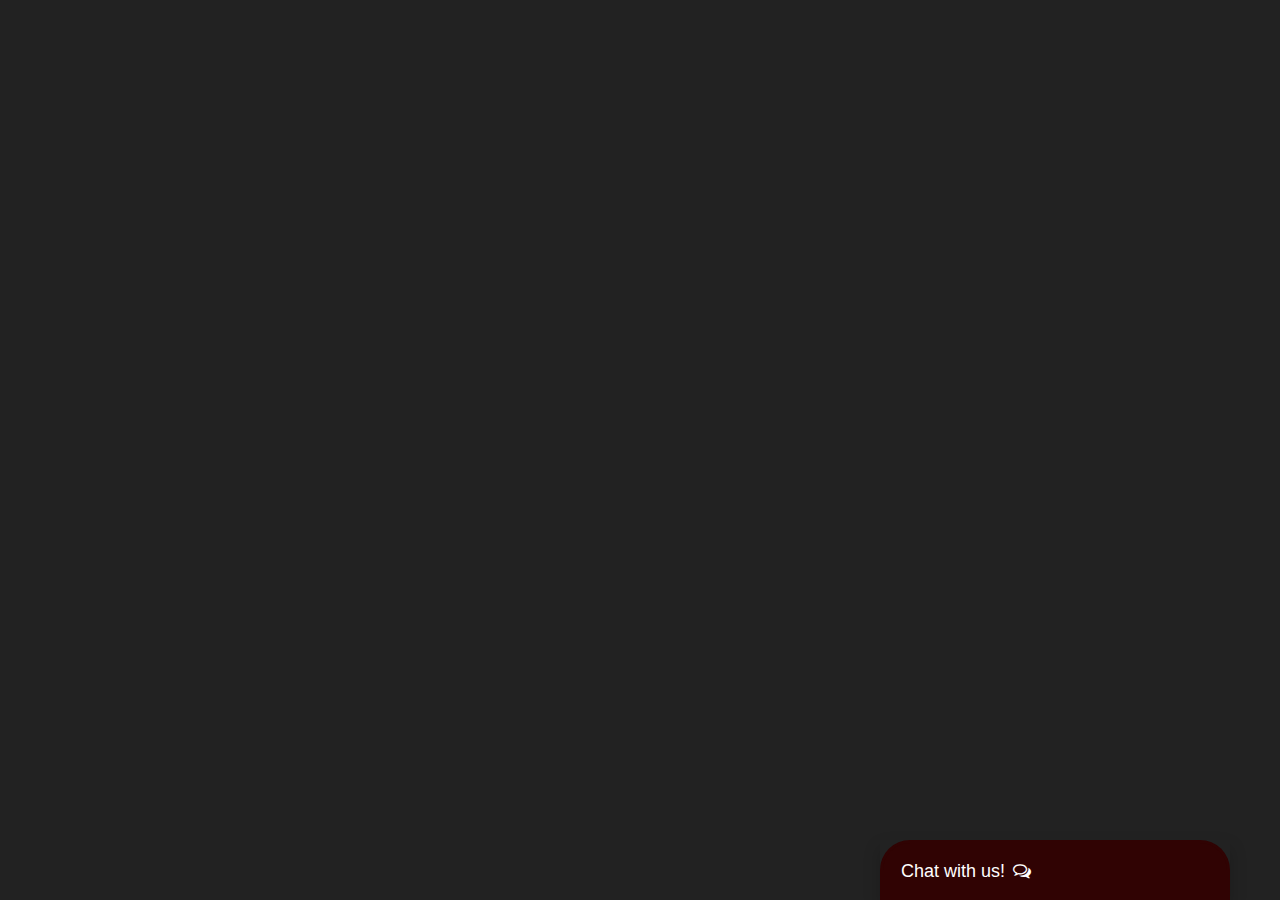
<file: mscbot/index.html>
<!DOCTYPE html>
<html lang="en">

<head>
    <meta charset="UTF-8">
    <meta http-equiv="X-UA-Compatible" content="IE=edge">
    <meta name="viewport" content="width=device-width, initial-scale=1.0">
    <title>Chat Bot</title>

    <link rel="stylesheet" href="static/css/chat.css">
    <link rel="stylesheet" href="static/css/home.css">
    <link rel="stylesheet" href="https://cdnjs.cloudflare.com/ajax/libs/font-awesome/4.7.0/css/font-awesome.min.css">

</head>

<body>
    <!-- CHAT BAR BLOCK -->
    <div class="chat-bar-collapsible">
        <button id="chat-button" type="button" class="collapsible">Chat with us!
            <i id="chat-icon" style="color: #fff;" class="fa fa-fw fa-comments-o"></i>
        </button>

        <div class="content">
            <div class="full-chat-block">
                <!-- Message Container -->
                <div class="outer-container">
                    <div class="chat-container">
                        <!-- Messages -->
                        <div id="chatbox">
                            <h5 id="chat-timestamp"></h5>
                            <p id="botStarterMessage" class="botText"><span>Loading...</span></p>
                        </div>

                        <!-- User input box -->
                        <div class="chat-bar-input-block">
                            <div id="userInput">
                                <input id="textInput" class="input-box" type="text" name="msg"
                                    placeholder="Tap 'Enter' to send a message">
                                <p></p>
                            </div>

                            <div class="chat-bar-icons">
                                <!-- <i id="chat-icon" style="color: crimson;" class="fa fa-fw fa-heart"
                                    onclick="heartButton()"></i> -->
                                <i id="chat-icon" style="color: #333;" class="fa fa-fw fa-send"
                                    onclick="sendButton()"></i>
                            </div>
                        </div>

                        <div id="chat-bar-bottom">
                            <p></p>
                        </div>

                    </div>
                </div>

            </div>
        </div>

    </div>

</body>
<script src="https://ajax.googleapis.com/ajax/libs/jquery/3.4.1/jquery.min.js"></script>
<script src="static/scripts/responses.js"></script>
<script src="static/scripts/chat.js"></script>

</html>
</file>
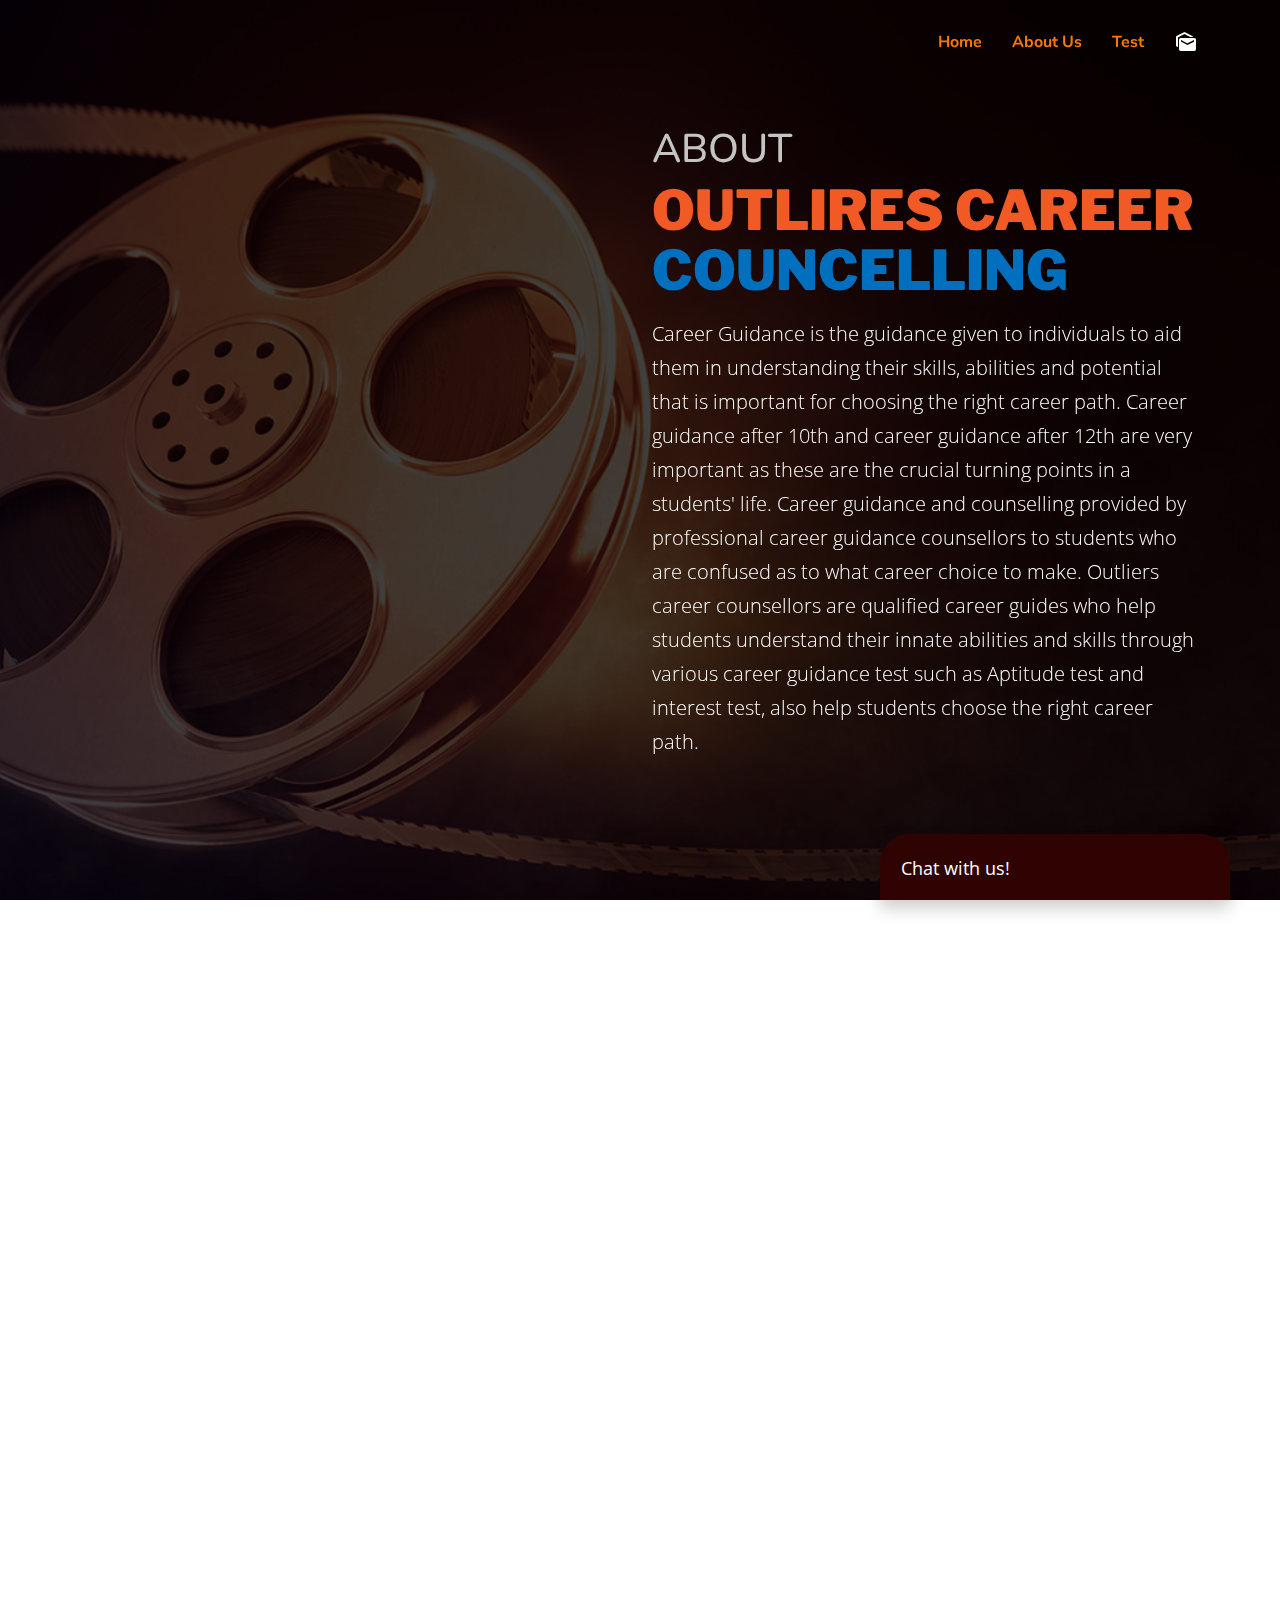
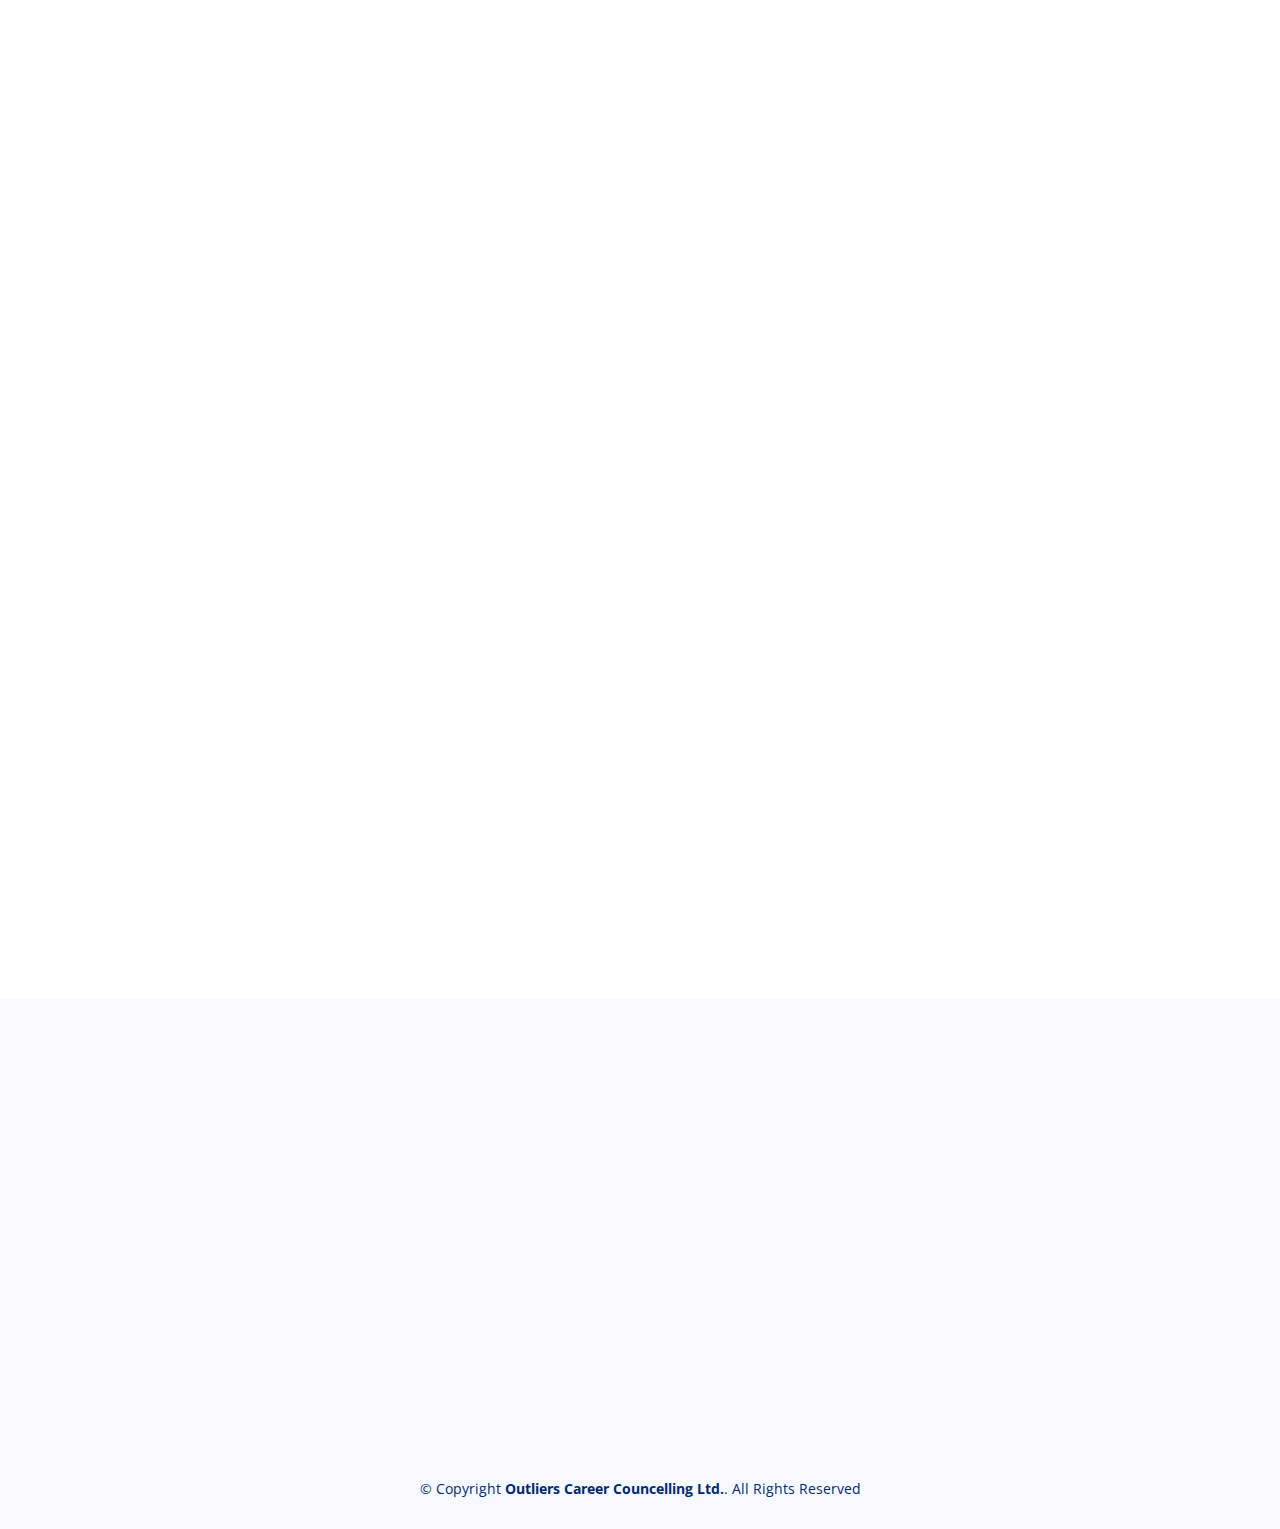
<file: Web/about.html>
<!DOCTYPE html>
<html lang="en">

<head>
    <meta charset="utf-8">
    <meta content="width=device-width, initial-scale=1.0" name="viewport">

    <title>Outliers Career Councilling</title>
    <meta content="" name="description">

    <meta content="" name="keywords">

    <!-- Favicons -->
    <!-- <link href="assets/img/favicon.png" rel="icon">
    <link href="assets/img/apple-touch-icon.png" rel="apple-touch-icon"> -->

    <!-- Google Fonts -->
    <link href="https://fonts.googleapis.com/css?family=Open+Sans:300,300i,400,400i,600,600i,700,700i|Nunito:300,300i,400,400i,600,600i,700,700i|Poppins:300,300i,400,400i,500,500i,600,600i,700,700i" rel="stylesheet">
    <link rel="preconnect" href="https://fonts.googleapis.com">
    <link rel="preconnect" href="https://fonts.gstatic.com" crossorigin>
    <link href="https://fonts.googleapis.com/css2?family=Libre+Franklin:wght@800&display=swap" rel="stylesheet">


    <!-- Vendor CSS Files -->
    <link href="assets/vendor/aos/aos.css" rel="stylesheet">
    <link href="assets/vendor/bootstrap/css/bootstrap.min.css" rel="stylesheet">
    <link href="assets/vendor/bootstrap-icons/bootstrap-icons.css" rel="stylesheet">
    <link href="assets/vendor/glightbox/css/glightbox.min.css" rel="stylesheet">
    <link href="assets/vendor/remixicon/remixicon.css" rel="stylesheet">
    <link href="assets/vendor/swiper/swiper-bundle.min.css" rel="stylesheet">

    <!-- Template Main CSS File -->
    <link href="assets/css/style.css" rel="stylesheet">

    <!-- =======================================================
  * Template Name: FlexStart - v1.9.0
  * Template URL: https://bootstrapmade.com/flexstart-bootstrap-startup-template/
  * Author: BootstrapMade.com
  * License: https://bootstrapmade.com/license/
  ======================================================== -->
    <style>
        /* Style the tab */
        
        .tab {
            overflow: hidden;
            /* border: 1px solid #ccc;
      background-color: #f1f1f1; */
        }
        /* Style the buttons inside the tab */
        
        .tab button {
            background-color: inherit;
            float: left;
            border: none;
            outline: none;
            cursor: pointer;
            padding: 14px 16px;
            transition: 0.3s;
            font-size: 17px;
        }
        /* Change background color of buttons on hover */
        
        .tab button:hover {
            background-color: #ddd;
        }
        /* Create an active/current tablink class */
        
        .tab button.active {
            /* background-color: #ccc; */
            background: linear-gradient(91.12deg, #FE2C00 4.54%, #FFB200 103.34%);
            -webkit-background-clip: text;
            -webkit-text-fill-color: transparent;
            background-clip: text;
            text-fill-color: transparent;
        }
        /* Style the tab content */
        
        .tabcontent {
            display: none;
            padding: 6px 12px;
            -webkit-animation: fadeEffect 1s;
            animation: fadeEffect 1s;
        }
        /* Fade in tabs */
        
        @-webkit-keyframes fadeEffect {
            from {
                opacity: 0;
            }
            to {
                opacity: 1;
            }
        }
        
        @keyframes fadeEffect {
            from {
                opacity: 0;
            }
            to {
                opacity: 1;
            }
        }
    </style>
</head>

<body>

    <!-- ======= Header ======= -->
    <header id="header" class="header fixed-top">
        <div class="container-fluid container-xl d-flex align-items-center justify-content-between">

            <a href="index.html" class="logo d-flex align-items-center">
                <!-- <img src="assets/img/images/logo.png" alt=""> -->

            </a>

            <nav id="navbar" class="navbar">
                <ul>
                    <li><a class="nav-link scrollto active" href="index.html">Home</a></li>
                    <li><a class="nav-link scrollto" href="about.html">About Us</a></li>
                    <li><a class="nav-link scrollto" href="#">Test</a></li>

                    <li>
                        <a class="nav-link scrollto" href="contact.html"><img src="./assets/img/images/mark_as_unread.png" alt="Mail us"></a>
                    </li>
                    <!-- <li><a class="getstarted scrollto" href="#"><img src="./assets/img/images/mark_as_unread.png" alt=""></a></li> -->
                </ul>
                <i class="bi bi-list mobile-nav-toggle"></i>
            </nav>
            <!-- .navbar -->

        </div>
    </header>
    <!-- End Header -->

    <!-- ======= Hero Section ======= -->
    <section id="about-index" class="about-index d-flex align-items-center">

        <div class="container">
            <div class="row">
                <div class="col-lg-6 d-flex flex-column justify-content-center">
                    <!-- <h2 data-aos="fade-up" data-aos-delay="400">We are team of talented designers making websites with Bootstrap</h2> -->
                    <div data-aos="fade-up" data-aos-delay="600">
                        <div class="text-center text-lg-start">
                            <div style="width: 500px;">
                                <div style="width: 100;">

                                </div>
                            </div>
                        </div>
                    </div>
                </div>

                <div class="col-lg-6 d-flex flex-column justify-content-center">
                    <div data-aos="fade-up" data-aos-delay="600">
                        <div class="text-center text-lg-start">
                            <div>

                                <div class="about-banner-title">
                                    <h1 class="about" data-aos="fade-up">about</h1>
                                    <div class="banner-cat-list">
                                        <p><span class="fisrt">Outlires Career</span> <span class="second">Councelling</span> </p>
                                    </div>
                                </div>
                                <p class="about-des">Career Guidance is the guidance given to individuals to aid them in understanding their skills, abilities and potential that is important for choosing the right career path. Career guidance after 10th and career guidance
                                    after 12th are very important as these are the crucial turning points in a students' life. Career guidance and counselling provided by professional career guidance counsellors to students who are confused as to what
                                    career choice to make. Outliers career counsellors are qualified career guides who help students understand their innate abilities and skills through various career guidance test such as Aptitude test and interest test,
                                    also help students choose the right career path.</p>
                            </div>
                        </div>
                    </div>
                </div>

            </div>
        </div>

    </section>
    <!-- End Hero -->

    <main id="main">
        <!-- ======= About Section ======= -->
        <section id="about" class="about-2">

            <div class="container" data-aos="fade-up">
                <div class="row gx-0">
                    <div class="col-lg-8 d-flex flex-column justify-content-center" data-aos="fade-up" data-aos-delay="200">
                        <div class="content">
                            <p>
                                “Career counselling also known as career guidance is counselling intended to help an individual to choose or change a career. An individuals career is one of the most significant parts of their life and with many different career options to choose from,
                                individuals get confused as to what career is right for them. Career counselling helps individuals understand their interests and skills that in-turn help individuals choose the right career path. A career counsellor can
                                help individuals by outlining and talking about one's innate potentials and career alternatives.
                            </p>
                        </div>
                    </div>

                    <div class="col-lg-4 d-flex align-items-center" data-aos="zoom-out" data-aos-delay="200">
                        <img src="assets/img/images/about-2.png" class="img-fluid" alt="" style="padding: 70px;">
                    </div>





                </div>
            </div>

        </section>
        <!-- End About Section -->

        <!-- ======= Vision Section ======= -->
        <section id="about-events" class="about-events">

            <div class="container" data-aos="fade-up">

                <div class="row about-event-banner">
                    <div class="col-lg-12" data-aos="fade-up" data-aos-delay="200" style="padding: 199px;">
                        <h1 class="vision-title">Vision & Mission</h1>
                        <p class="vision-des"> Career Guidance is the guidance given to individuals to aid them in understanding their skills, abilities and potential that is important for choosing the right career path.</p>
                    </div>

                </div>

            </div>

        </section>
        <!-- End Vision Section -->


        <!-- ======= Services Section ======= -->
        <section id="about-services" class="about-services">

            <div class="container" data-aos="fade-up">

                <header class="section-header">
                    <h1>Our Services</h1>
                </header>

                <div class="tab">
                    <button class="tablinks" onclick="openCity(event, 'film')">Councelling</button>
                    <button class="tablinks" onclick="openCity(event, 'script')">What IS Councelling</button>
                    <button class="tablinks" onclick="openCity(event, 'tv')">Importance Of Councelling</button>
                </div>

                <div id="film" class="tabcontent">
                    <div class="row bg">
                        <div class="col-lg-12">
                            <p class="text">Career guidance and counselling provided by professional career guidance counsellors to students who are confused as to what career choice to make. Outliers career counsellors are qualified career guides who help students understand
                                their innate abilities and skills through various career guidance test such as Aptitude test and interest test, also help students choose the right career path.</p>
                        </div>
                    </div>
                </div>

                <div id="script" class="tabcontent">
                    <div class="row bg">
                        <div class="col-lg-12">
                            <p class="text">Career counselling also known as career guidance is counselling intended to help an individual to choose or change a career. An individuals career is one of the most significant parts of their life and with many different career
                                options to choose from, individuals get confused as to what career is right for them. Career counselling helps individuals understand their interests and skills that in-turn help individuals choose the right career path.
                                A career counsellor can help individuals by outlining and talking about one's innate potentials and career alternatives.</p>
                        </div>
                    </div>
                </div>

                <div id="tv" class="tabcontent">
                    <div class="row bg">
                        <div class="col-lg-12">
                            <p class="text">Career counselling refers to counselling provided by career counsellors who help individuals choose an appropriate career based on their interests, skills and abilities. The main objective of career counselling is to help students
                                pick a field that complements their abilities and skills the most. Hence, career guidance/career counselling is very important as it will help students to choose from various career choices and pick out the career path
                                that is best for them and perform their level best in it, which will help them succeed and make a better life.</p>
                        </div>
                    </div>
                </div>
            </div>

        </section>
        <!-- End Services Section -->

    </main>
    <!-- End #main -->

    <!-- ======= Footer ======= -->
    <footer id="footer" class="footer">
        <!-- ======= Footer Section ======= -->
        <section id="footer-sec" class="footer-sec">

            <div class="container" data-aos="fade-up">

                <header class="section-header">
                    <h1>LET’S CONNECT</h1>
                </header>

                <div class="row">

                    <div class="col-lg-8" data-aos="fade-up" data-aos-delay="200">
                        <div class="row">
                            <div class="col-lg-6 sec-pad">
                                <p>for Inquiry<br>
                                    <span> info@xyz.com </span></p>
                            </div>
                            <div class="col-lg-6 sec-pad">
                                <p>for Marketing<br>
                                    <span>marketing@xyz.com</span></p>
                            </div>
                        </div>
                        <div class="row">
                            <div class="col-lg-6 sec-pad">
                                <p>for Share<br>
                                    <span>share@xyz.com</span></p>
                            </div>
                            <div class="col-lg-6 sec-pad">
                                <span>98785 43113  /  88965 43310</span>
                            </div>
                        </div>

                    </div>

                    <div class="col-lg-2 mt-4 mt-lg-0" data-aos="fade-up" data-aos-delay="400">
                        <div class="row">
                            <div class="col-lg-6 social">
                                <img src="assets/img/Facebook.png" alt="">
                            </div>
                            <div class="col-lg-6 social">
                                <img src="assets/img/Twitter.png" alt="">
                            </div>
                        </div>
                        <div class="row">
                            <div class="col-lg-6 social">
                                <img src="assets/img/Instagram.png" alt="">
                            </div>
                            <div class="col-lg-6 social">
                                <img src="assets/img/LinkedIn.png" alt="">
                            </div>
                        </div>
                    </div>

                    <div class="col-lg-2 mt-4 mt-lg-0 contact" data-aos="fade-up" data-aos-delay="600">
                        <p><span>Outliers Career Councelling Ltd.</span><br> XYZ</p>
                    </div>

                </div>

            </div>

        </section>
        <!-- End Footer Section -->


        <div class="container">
            <div class="copyright">
                &copy; Copyright <strong><span>Outliers Career Councelling Ltd.</span></strong>. All Rights Reserved
            </div>
            <!-- <div class="credits">
       
        Designed by <a href="https://bootstrapmade.com/">BootstrapMade</a>
      </div> -->
        </div>
    </footer>
    <!-- End Footer -->

    <!-- CHAT BOAT Starts-->
    <div class="chat-bar-collapsible">
        <button id="chat-button" type="button" class="collapsible">Chat with us!
    <i id="chat-icon" style="color: #fff;" class="fa fa-fw fa-comments-o"></i>
</button>

        <div class="content">
            <div class="full-chat-block">
                <!-- Message Container -->
                <div class="outer-container">
                    <div class="chat-container">
                        <!-- Messages -->
                        <div id="chatbox">
                            <h5 id="chat-timestamp"></h5>
                            <p id="botStarterMessage" class="botText"><span>Loading...</span></p>
                        </div>

                        <!-- User input box -->
                        <div class="chat-bar-input-block">
                            <div id="userInput">
                                <input id="textInput" class="input-box" type="text" name="msg" placeholder="Tap 'Enter' to send a message">
                                <p></p>
                            </div>

                            <div class="chat-bar-icons">
                                <!-- <i id="chat-icon" style="color: crimson;" class="fa fa-fw fa-heart"
                            onclick="heartButton()"></i> -->
                                <i id="chat-icon" style="color: #333;" class="fa fa-fw fa-send" onclick="sendButton()"></i>
                            </div>
                        </div>

                        <div id="chat-bar-bottom">
                            <p></p>
                        </div>

                    </div>
                </div>

            </div>
        </div>

    </div>

    <a href="#" class="back-to-top d-flex align-items-center justify-content-center"><i class="bi bi-arrow-up-short"></i></a>
    <script>
        function openCity(evt, cityName) {
            var i, tabcontent, tablinks;
            tabcontent = document.getElementsByClassName("tabcontent");
            for (i = 0; i < tabcontent.length; i++) {
                tabcontent[i].style.display = "none";
            }
            tablinks = document.getElementsByClassName("tablinks");
            for (i = 0; i < tablinks.length; i++) {
                tablinks[i].className = tablinks[i].className.replace(" active", "");
            }
            document.getElementById(cityName).style.display = "block";
            evt.currentTarget.className += " active";
        }
    </script>
    <!-- Vendor JS Files -->
    <script src="assets/vendor/purecounter/purecounter.js"></script>
    <script src="assets/vendor/aos/aos.js"></script>
    <script src="assets/vendor/bootstrap/js/bootstrap.bundle.min.js"></script>
    <script src="assets/vendor/glightbox/js/glightbox.min.js"></script>
    <script src="assets/vendor/isotope-layout/isotope.pkgd.min.js"></script>
    <script src="assets/vendor/swiper/swiper-bundle.min.js"></script>
    <script src="assets/vendor/php-email-form/validate.js"></script>

    <!-- Template Main JS File -->
    <script src="assets/js/main.js"></script>

</body>
<script src="https://ajax.googleapis.com/ajax/libs/jquery/3.4.1/jquery.min.js"></script>
<script src="static/scripts/responses.js"></script>
<script src="static/scripts/chat.js"></script>

</html>
</file>
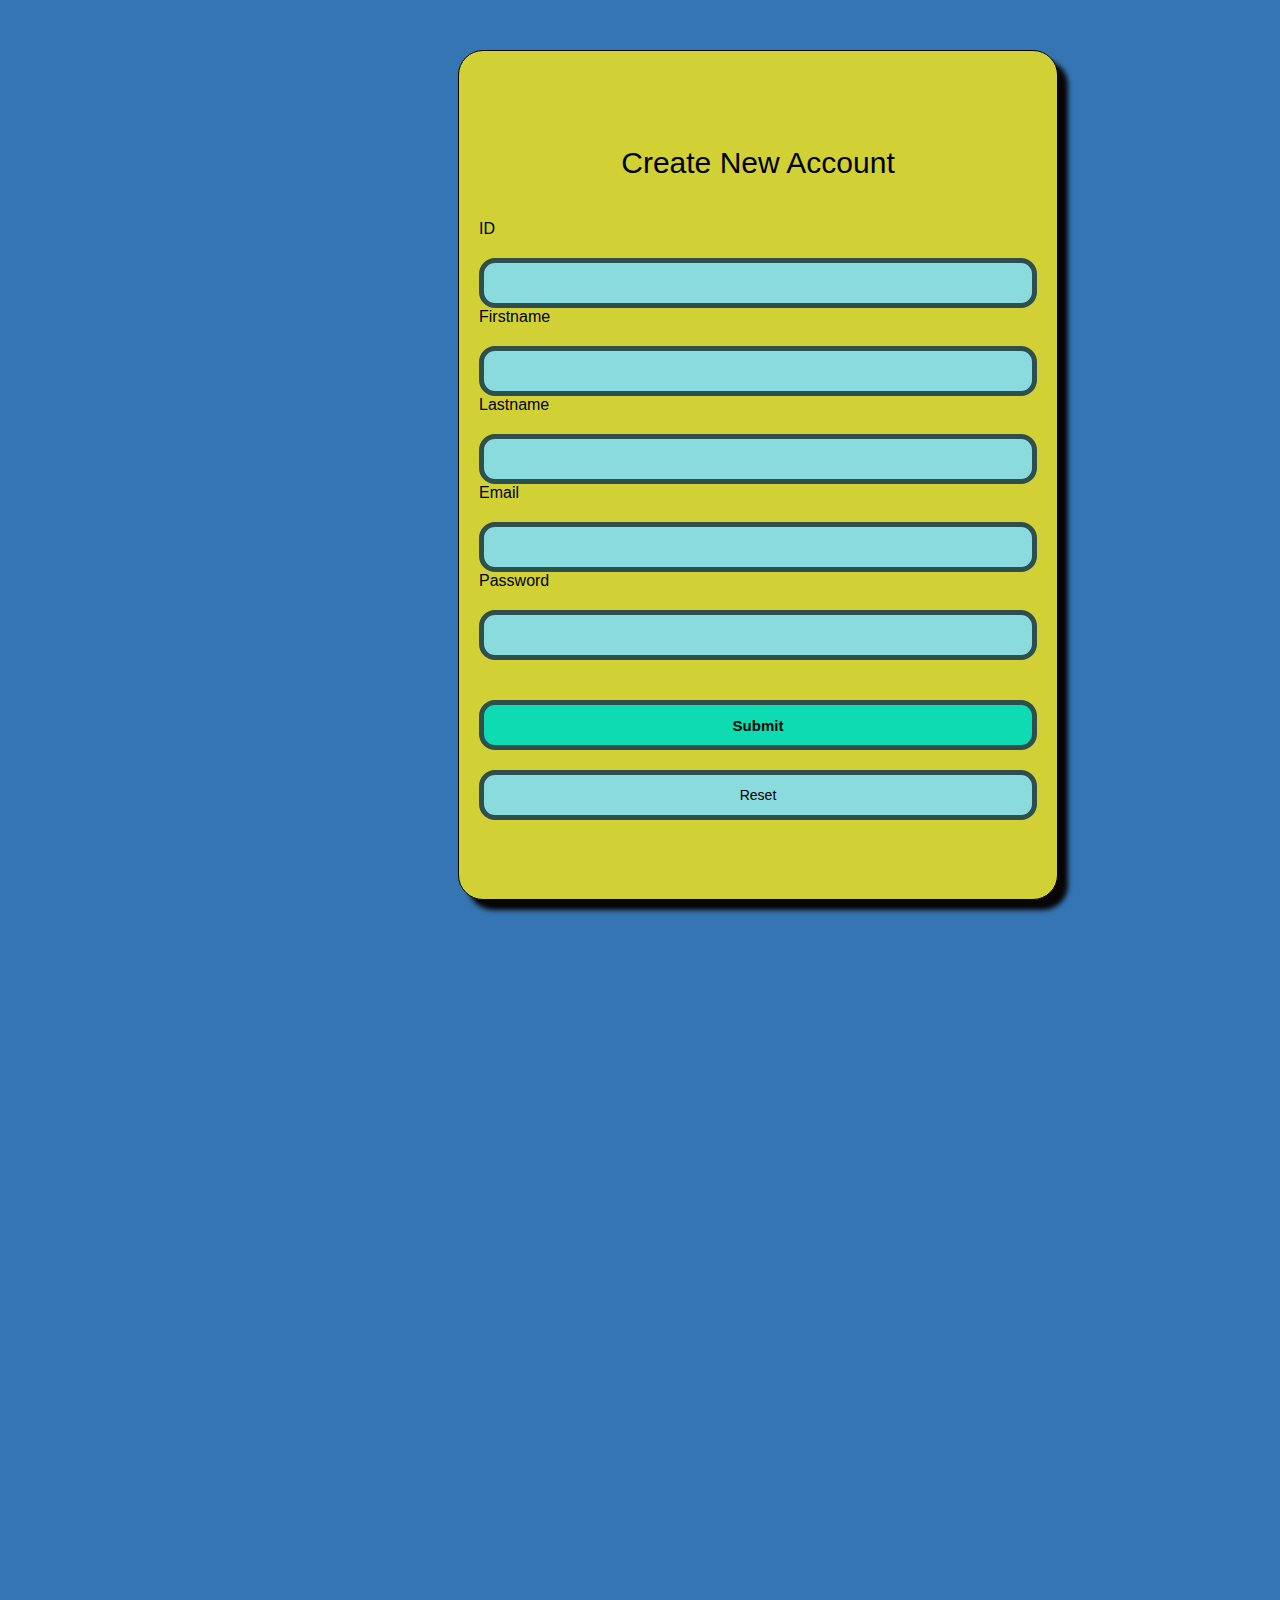
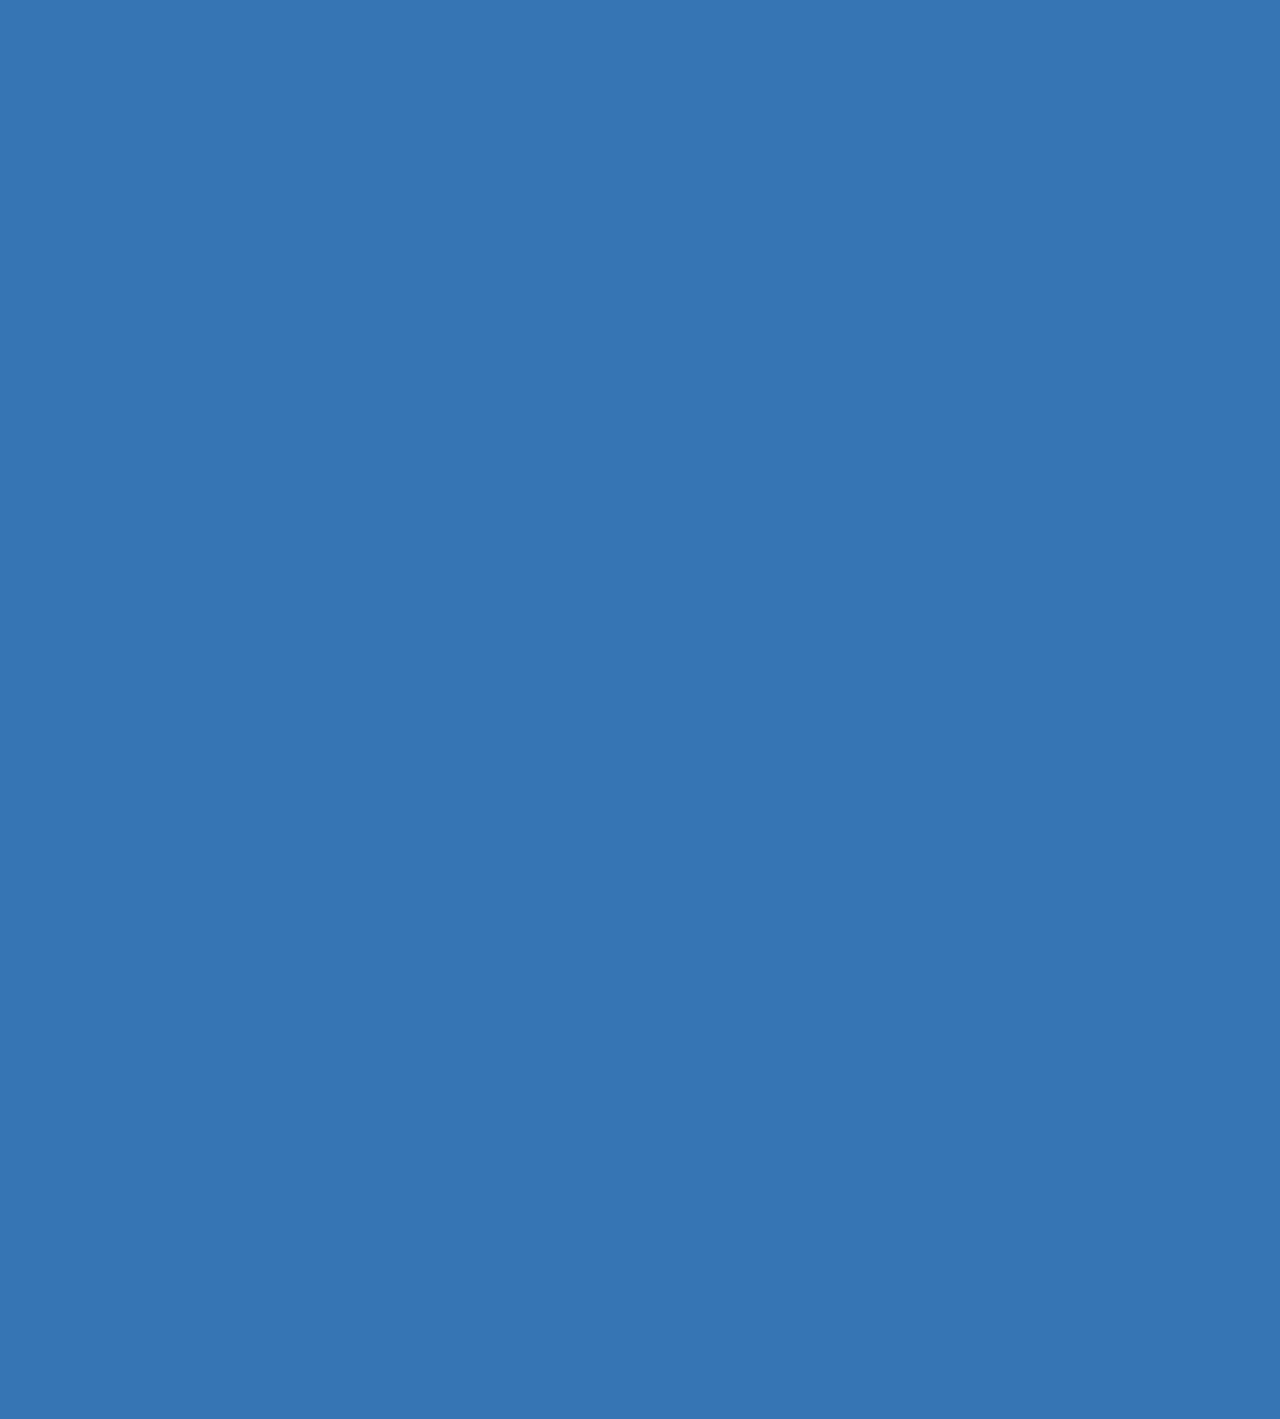
<file: Web/login.html>
<html>

<head>
    <style>
        * {
            box-sizing: border-box;
            font-family: sans-serif;
        }
        
        .rj {
            background-color: rgb(54, 117, 180);
            background-image: url('https://leverageedublog.s3.ap-south-1.amazonaws.com/blog/wp-content/uploads/2019/11/23173118/Educational-Counselling-1.jpg');
            height: 1000;
            width: 1500;
        }
        
        .login {
            width: 600px;
            height: 850px;
            border: 1px solid rgb(0, 0, 0);
            box-shadow: 10px 10px 5px rgb(8, 5, 5);
            background-color: rgb(209, 209, 53);
            background-size: cover;
            margin: 50px auto;
            border-radius: 25px;
        }
        
        .login .form {
            width: 100%;
            height: 350%;
            padding: 15px 20px;
            ;
        }
        
        .login .form h1 {
            color: rgb(0, 0, 0);
            text-align: center;
            font-weight: normal;
            font-size: 30px;
            margin-top: 80px;
            margin-bottom: 40px;
        }
        
        .login .form input {
            width: 100%;
            height: 50px;
            margin-top: 20px;
            background: rgb(138, 219, 222);
            border: 5px solid rgb(47, 79, 79);
            padding: 0 15px;
            color: rgb(0, 0, 0);
            border-radius: 16px;
            font-size: 14px;
        }
        
        .login .form input:focus {
            border: 1px solid rgb(84, 134, 11);
            outline: none;
        }
        
         ::-webkit-input-placeholder {
            color: rgb(6, 0, 0);
        }
        
        .login .form input.submit {
            background: rgb(14, 219, 178);
            color: rgb(8, 8, 8);
            font-size: 15px;
            margin-top: 40px;
            font-weight: bold;
        }
    </style>
    <title></title>
</head>

<body bg="dark brown" class="rj">

    <div class="login">
        <section class="my-5">

            <div class="w-50 m-auto">
                <form action="PHP/login.php" method="post">
                    <div class="form">
                        <h1>Create New Account</h1>
                        <div class="form-group">
                            <label> ID</label>
                            <input type="text" name="id" class="form-control"> </div>
                        <div class="form-group">
                            <label>Firstname</label>
                            <input type="text" name="firstname" class="form-control"> </div>
                        <div class="form-group">
                            <label>Lastname</label>
                            <input type="text" name="lastname" class="form-control"> </div>

                        <div class="form-group">
                            <label>Email</label>
                            <input type="text" name="email" class="form-control"> </div>

                        <div class="form-group">
                            <label>Password</label>
                            <input type="password" name="password" class="form-control"> </div>
                        <input type="submit" value="Submit" class="submit">
                        <input type="Reset" value="Reset" class="Reset">
                    </div>



            </div>
        </section>
</body>

</html>
</file>
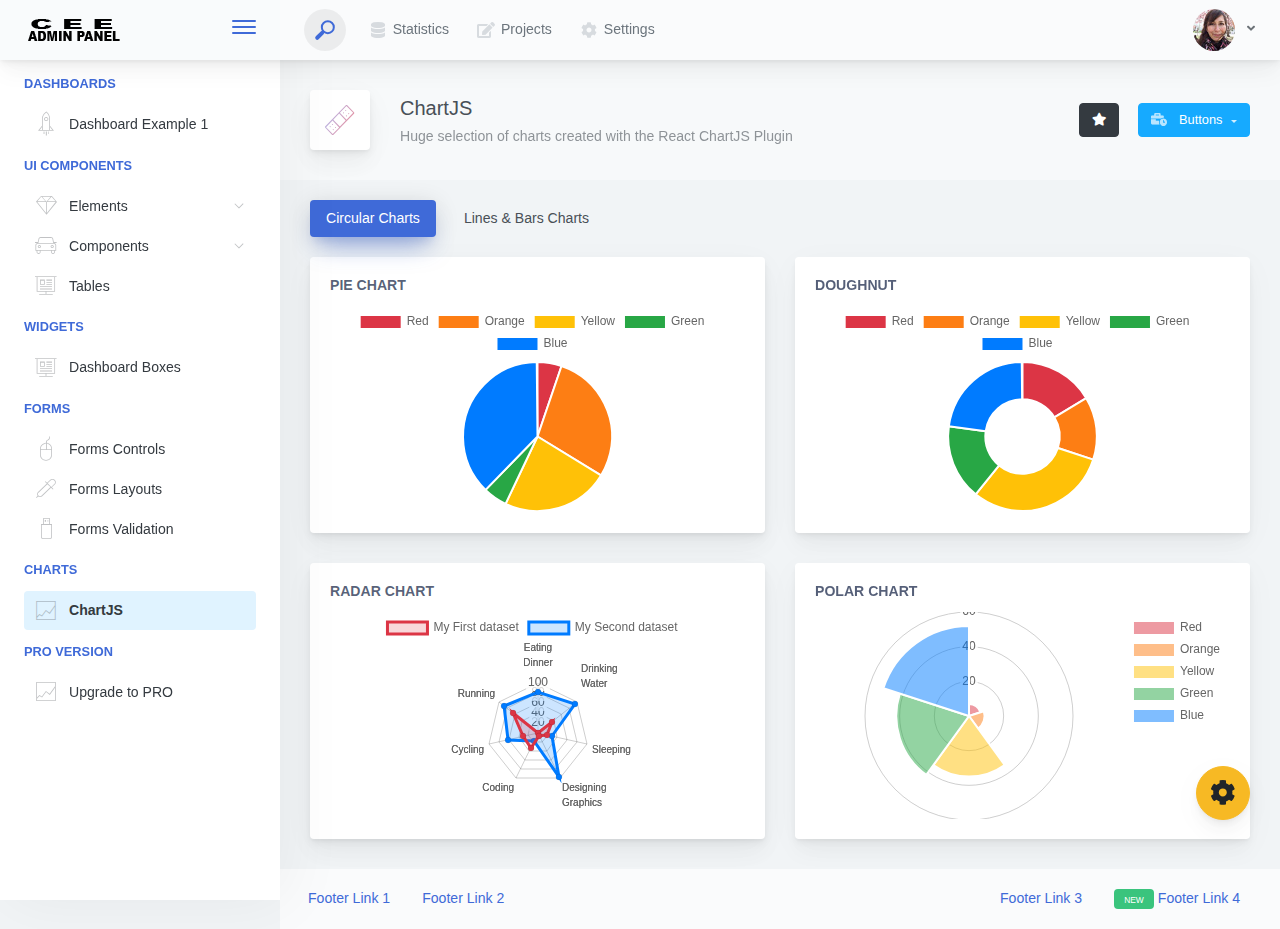
<file: Web/Quiz/CEE/adminpanel/admin/charts-chartjs.html>
<!doctype html>
<html lang="en">

<head>
    <meta charset="utf-8">
    <meta http-equiv="X-UA-Compatible" content="IE=edge">
    <meta http-equiv="Content-Language" content="en">
    <meta http-equiv="Content-Type" content="text/html; charset=utf-8"/>
    <title>ChartJS - Huge selection of charts created with the React ChartJS Plugin</title>
    <meta name="viewport" content="width=device-width, initial-scale=1, maximum-scale=1, user-scalable=no, shrink-to-fit=no" />
    <meta name="description" content="Huge selection of charts created with the React ChartJS Plugin">
    <meta name="msapplication-tap-highlight" content="no">
    <!--
    =========================================================
    * ArchitectUI HTML Theme Dashboard - v1.0.0
    =========================================================
    * Product Page: https://dashboardpack.com
    * Copyright 2019 DashboardPack (https://dashboardpack.com)
    * Licensed under MIT (https://github.com/DashboardPack/architectui-html-theme-free/blob/master/LICENSE)
    =========================================================
    * The above copyright notice and this permission notice shall be included in all copies or substantial portions of the Software.
    -->
<link href="./main.css" rel="stylesheet"></head>
<body>
    <div class="app-container app-theme-white body-tabs-shadow fixed-sidebar fixed-header">
        <div class="app-header header-shadow">
            <div class="app-header__logo">
                <div class="logo-src"></div>
                <div class="header__pane ml-auto">
                    <div>
                        <button type="button" class="hamburger close-sidebar-btn hamburger--elastic" data-class="closed-sidebar">
                            <span class="hamburger-box">
                                <span class="hamburger-inner"></span>
                            </span>
                        </button>
                    </div>
                </div>
            </div>
            <div class="app-header__mobile-menu">
                <div>
                    <button type="button" class="hamburger hamburger--elastic mobile-toggle-nav">
                        <span class="hamburger-box">
                            <span class="hamburger-inner"></span>
                        </span>
                    </button>
                </div>
            </div>
            <div class="app-header__menu">
                <span>
                    <button type="button" class="btn-icon btn-icon-only btn btn-primary btn-sm mobile-toggle-header-nav">
                        <span class="btn-icon-wrapper">
                            <i class="fa fa-ellipsis-v fa-w-6"></i>
                        </span>
                    </button>
                </span>
            </div>    <div class="app-header__content">
                <div class="app-header-left">
                    <div class="search-wrapper">
                        <div class="input-holder">
                            <input type="text" class="search-input" placeholder="Type to search">
                            <button class="search-icon"><span></span></button>
                        </div>
                        <button class="close"></button>
                    </div>
                    <ul class="header-menu nav">
                        <li class="nav-item">
                            <a href="javascript:void(0);" class="nav-link">
                                <i class="nav-link-icon fa fa-database"> </i>
                                Statistics
                            </a>
                        </li>
                        <li class="btn-group nav-item">
                            <a href="javascript:void(0);" class="nav-link">
                                <i class="nav-link-icon fa fa-edit"></i>
                                Projects
                            </a>
                        </li>
                        <li class="dropdown nav-item">
                            <a href="javascript:void(0);" class="nav-link">
                                <i class="nav-link-icon fa fa-cog"></i>
                                Settings
                            </a>
                        </li>
                    </ul>        </div>
                <div class="app-header-right">
                    <div class="header-btn-lg pr-0">
                        <div class="widget-content p-0">
                            <div class="widget-content-wrapper">
                                <div class="widget-content-left">
                                    <div class="btn-group">
                                        <a data-toggle="dropdown" aria-haspopup="true" aria-expanded="false" class="p-0 btn">
                                            <img width="42" class="rounded-circle" src="assets/images/avatars/1.jpg" alt="">
                                            <i class="fa fa-angle-down ml-2 opacity-8"></i>
                                        </a>
                                        <div tabindex="-1" role="menu" aria-hidden="true" class="dropdown-menu dropdown-menu-right">
                                            <button type="button" tabindex="0" class="dropdown-item">User Account</button>
                                            <button type="button" tabindex="0" class="dropdown-item">Settings</button>
                                            <h6 tabindex="-1" class="dropdown-header">Header</h6>
                                            <button type="button" tabindex="0" class="dropdown-item">Actions</button>
                                            <div tabindex="-1" class="dropdown-divider"></div>
                                            <button type="button" tabindex="0" class="dropdown-item">Dividers</button>
                                        </div>
                                    </div>
                                </div>
                                <div class="widget-content-left  ml-3 header-user-info">
                                    <div class="widget-heading">
                                        Alina Mclourd
                                    </div>
                                    <div class="widget-subheading">
                                        VP People Manager
                                    </div>
                                </div>
                                <div class="widget-content-right header-user-info ml-3">
                                    <button type="button" class="btn-shadow p-1 btn btn-primary btn-sm show-toastr-example">
                                        <i class="fa text-white fa-calendar pr-1 pl-1"></i>
                                    </button>
                                </div>
                            </div>
                        </div>
                    </div>        </div>
            </div>
        </div>        <div class="ui-theme-settings">
            <button type="button" id="TooltipDemo" class="btn-open-options btn btn-warning">
                <i class="fa fa-cog fa-w-16 fa-spin fa-2x"></i>
            </button>
            <div class="theme-settings__inner">
                <div class="scrollbar-container">
                    <div class="theme-settings__options-wrapper">
                        <h3 class="themeoptions-heading">Layout Options
                        </h3>
                        <div class="p-3">
                            <ul class="list-group">
                                <li class="list-group-item">
                                    <div class="widget-content p-0">
                                        <div class="widget-content-wrapper">
                                            <div class="widget-content-left mr-3">
                                                <div class="switch has-switch switch-container-class" data-class="fixed-header">
                                                    <div class="switch-animate switch-on">
                                                        <input type="checkbox" checked data-toggle="toggle" data-onstyle="success">
                                                    </div>
                                                </div>
                                            </div>
                                            <div class="widget-content-left">
                                                <div class="widget-heading">Fixed Header
                                                </div>
                                                <div class="widget-subheading">Makes the header top fixed, always visible!
                                                </div>
                                            </div>
                                        </div>
                                    </div>
                                </li>
                                <li class="list-group-item">
                                    <div class="widget-content p-0">
                                        <div class="widget-content-wrapper">
                                            <div class="widget-content-left mr-3">
                                                <div class="switch has-switch switch-container-class" data-class="fixed-sidebar">
                                                    <div class="switch-animate switch-on">
                                                        <input type="checkbox" checked data-toggle="toggle" data-onstyle="success">
                                                    </div>
                                                </div>
                                            </div>
                                            <div class="widget-content-left">
                                                <div class="widget-heading">Fixed Sidebar
                                                </div>
                                                <div class="widget-subheading">Makes the sidebar left fixed, always visible!
                                                </div>
                                            </div>
                                        </div>
                                    </div>
                                </li>
                                <li class="list-group-item">
                                    <div class="widget-content p-0">
                                        <div class="widget-content-wrapper">
                                            <div class="widget-content-left mr-3">
                                                <div class="switch has-switch switch-container-class" data-class="fixed-footer">
                                                    <div class="switch-animate switch-off">
                                                        <input type="checkbox" data-toggle="toggle" data-onstyle="success">
                                                    </div>
                                                </div>
                                            </div>
                                            <div class="widget-content-left">
                                                <div class="widget-heading">Fixed Footer
                                                </div>
                                                <div class="widget-subheading">Makes the app footer bottom fixed, always visible!
                                                </div>
                                            </div>
                                        </div>
                                    </div>
                                </li>
                            </ul>
                        </div>
                        <h3 class="themeoptions-heading">
                            <div>
                                Header Options
                            </div>
                            <button type="button" class="btn-pill btn-shadow btn-wide ml-auto btn btn-focus btn-sm switch-header-cs-class" data-class="">
                                Restore Default
                            </button>
                        </h3>
                        <div class="p-3">
                            <ul class="list-group">
                                <li class="list-group-item">
                                    <h5 class="pb-2">Choose Color Scheme
                                    </h5>
                                    <div class="theme-settings-swatches">
                                        <div class="swatch-holder bg-primary switch-header-cs-class" data-class="bg-primary header-text-light">
                                        </div>
                                        <div class="swatch-holder bg-secondary switch-header-cs-class" data-class="bg-secondary header-text-light">
                                        </div>
                                        <div class="swatch-holder bg-success switch-header-cs-class" data-class="bg-success header-text-dark">
                                        </div>
                                        <div class="swatch-holder bg-info switch-header-cs-class" data-class="bg-info header-text-dark">
                                        </div>
                                        <div class="swatch-holder bg-warning switch-header-cs-class" data-class="bg-warning header-text-dark">
                                        </div>
                                        <div class="swatch-holder bg-danger switch-header-cs-class" data-class="bg-danger header-text-light">
                                        </div>
                                        <div class="swatch-holder bg-light switch-header-cs-class" data-class="bg-light header-text-dark">
                                        </div>
                                        <div class="swatch-holder bg-dark switch-header-cs-class" data-class="bg-dark header-text-light">
                                        </div>
                                        <div class="swatch-holder bg-focus switch-header-cs-class" data-class="bg-focus header-text-light">
                                        </div>
                                        <div class="swatch-holder bg-alternate switch-header-cs-class" data-class="bg-alternate header-text-light">
                                        </div>
                                        <div class="divider">
                                        </div>
                                        <div class="swatch-holder bg-vicious-stance switch-header-cs-class" data-class="bg-vicious-stance header-text-light">
                                        </div>
                                        <div class="swatch-holder bg-midnight-bloom switch-header-cs-class" data-class="bg-midnight-bloom header-text-light">
                                        </div>
                                        <div class="swatch-holder bg-night-sky switch-header-cs-class" data-class="bg-night-sky header-text-light">
                                        </div>
                                        <div class="swatch-holder bg-slick-carbon switch-header-cs-class" data-class="bg-slick-carbon header-text-light">
                                        </div>
                                        <div class="swatch-holder bg-asteroid switch-header-cs-class" data-class="bg-asteroid header-text-light">
                                        </div>
                                        <div class="swatch-holder bg-royal switch-header-cs-class" data-class="bg-royal header-text-light">
                                        </div>
                                        <div class="swatch-holder bg-warm-flame switch-header-cs-class" data-class="bg-warm-flame header-text-dark">
                                        </div>
                                        <div class="swatch-holder bg-night-fade switch-header-cs-class" data-class="bg-night-fade header-text-dark">
                                        </div>
                                        <div class="swatch-holder bg-sunny-morning switch-header-cs-class" data-class="bg-sunny-morning header-text-dark">
                                        </div>
                                        <div class="swatch-holder bg-tempting-azure switch-header-cs-class" data-class="bg-tempting-azure header-text-dark">
                                        </div>
                                        <div class="swatch-holder bg-amy-crisp switch-header-cs-class" data-class="bg-amy-crisp header-text-dark">
                                        </div>
                                        <div class="swatch-holder bg-heavy-rain switch-header-cs-class" data-class="bg-heavy-rain header-text-dark">
                                        </div>
                                        <div class="swatch-holder bg-mean-fruit switch-header-cs-class" data-class="bg-mean-fruit header-text-dark">
                                        </div>
                                        <div class="swatch-holder bg-malibu-beach switch-header-cs-class" data-class="bg-malibu-beach header-text-light">
                                        </div>
                                        <div class="swatch-holder bg-deep-blue switch-header-cs-class" data-class="bg-deep-blue header-text-dark">
                                        </div>
                                        <div class="swatch-holder bg-ripe-malin switch-header-cs-class" data-class="bg-ripe-malin header-text-light">
                                        </div>
                                        <div class="swatch-holder bg-arielle-smile switch-header-cs-class" data-class="bg-arielle-smile header-text-light">
                                        </div>
                                        <div class="swatch-holder bg-plum-plate switch-header-cs-class" data-class="bg-plum-plate header-text-light">
                                        </div>
                                        <div class="swatch-holder bg-happy-fisher switch-header-cs-class" data-class="bg-happy-fisher header-text-dark">
                                        </div>
                                        <div class="swatch-holder bg-happy-itmeo switch-header-cs-class" data-class="bg-happy-itmeo header-text-light">
                                        </div>
                                        <div class="swatch-holder bg-mixed-hopes switch-header-cs-class" data-class="bg-mixed-hopes header-text-light">
                                        </div>
                                        <div class="swatch-holder bg-strong-bliss switch-header-cs-class" data-class="bg-strong-bliss header-text-light">
                                        </div>
                                        <div class="swatch-holder bg-grow-early switch-header-cs-class" data-class="bg-grow-early header-text-light">
                                        </div>
                                        <div class="swatch-holder bg-love-kiss switch-header-cs-class" data-class="bg-love-kiss header-text-light">
                                        </div>
                                        <div class="swatch-holder bg-premium-dark switch-header-cs-class" data-class="bg-premium-dark header-text-light">
                                        </div>
                                        <div class="swatch-holder bg-happy-green switch-header-cs-class" data-class="bg-happy-green header-text-light">
                                        </div>
                                    </div>
                                </li>
                            </ul>
                        </div>
                        <h3 class="themeoptions-heading">
                            <div>Sidebar Options</div>
                            <button type="button" class="btn-pill btn-shadow btn-wide ml-auto btn btn-focus btn-sm switch-sidebar-cs-class" data-class="">
                                Restore Default
                            </button>
                        </h3>
                        <div class="p-3">
                            <ul class="list-group">
                                <li class="list-group-item">
                                    <h5 class="pb-2">Choose Color Scheme
                                    </h5>
                                    <div class="theme-settings-swatches">
                                        <div class="swatch-holder bg-primary switch-sidebar-cs-class" data-class="bg-primary sidebar-text-light">
                                        </div>
                                        <div class="swatch-holder bg-secondary switch-sidebar-cs-class" data-class="bg-secondary sidebar-text-light">
                                        </div>
                                        <div class="swatch-holder bg-success switch-sidebar-cs-class" data-class="bg-success sidebar-text-dark">
                                        </div>
                                        <div class="swatch-holder bg-info switch-sidebar-cs-class" data-class="bg-info sidebar-text-dark">
                                        </div>
                                        <div class="swatch-holder bg-warning switch-sidebar-cs-class" data-class="bg-warning sidebar-text-dark">
                                        </div>
                                        <div class="swatch-holder bg-danger switch-sidebar-cs-class" data-class="bg-danger sidebar-text-light">
                                        </div>
                                        <div class="swatch-holder bg-light switch-sidebar-cs-class" data-class="bg-light sidebar-text-dark">
                                        </div>
                                        <div class="swatch-holder bg-dark switch-sidebar-cs-class" data-class="bg-dark sidebar-text-light">
                                        </div>
                                        <div class="swatch-holder bg-focus switch-sidebar-cs-class" data-class="bg-focus sidebar-text-light">
                                        </div>
                                        <div class="swatch-holder bg-alternate switch-sidebar-cs-class" data-class="bg-alternate sidebar-text-light">
                                        </div>
                                        <div class="divider">
                                        </div>
                                        <div class="swatch-holder bg-vicious-stance switch-sidebar-cs-class" data-class="bg-vicious-stance sidebar-text-light">
                                        </div>
                                        <div class="swatch-holder bg-midnight-bloom switch-sidebar-cs-class" data-class="bg-midnight-bloom sidebar-text-light">
                                        </div>
                                        <div class="swatch-holder bg-night-sky switch-sidebar-cs-class" data-class="bg-night-sky sidebar-text-light">
                                        </div>
                                        <div class="swatch-holder bg-slick-carbon switch-sidebar-cs-class" data-class="bg-slick-carbon sidebar-text-light">
                                        </div>
                                        <div class="swatch-holder bg-asteroid switch-sidebar-cs-class" data-class="bg-asteroid sidebar-text-light">
                                        </div>
                                        <div class="swatch-holder bg-royal switch-sidebar-cs-class" data-class="bg-royal sidebar-text-light">
                                        </div>
                                        <div class="swatch-holder bg-warm-flame switch-sidebar-cs-class" data-class="bg-warm-flame sidebar-text-dark">
                                        </div>
                                        <div class="swatch-holder bg-night-fade switch-sidebar-cs-class" data-class="bg-night-fade sidebar-text-dark">
                                        </div>
                                        <div class="swatch-holder bg-sunny-morning switch-sidebar-cs-class" data-class="bg-sunny-morning sidebar-text-dark">
                                        </div>
                                        <div class="swatch-holder bg-tempting-azure switch-sidebar-cs-class" data-class="bg-tempting-azure sidebar-text-dark">
                                        </div>
                                        <div class="swatch-holder bg-amy-crisp switch-sidebar-cs-class" data-class="bg-amy-crisp sidebar-text-dark">
                                        </div>
                                        <div class="swatch-holder bg-heavy-rain switch-sidebar-cs-class" data-class="bg-heavy-rain sidebar-text-dark">
                                        </div>
                                        <div class="swatch-holder bg-mean-fruit switch-sidebar-cs-class" data-class="bg-mean-fruit sidebar-text-dark">
                                        </div>
                                        <div class="swatch-holder bg-malibu-beach switch-sidebar-cs-class" data-class="bg-malibu-beach sidebar-text-light">
                                        </div>
                                        <div class="swatch-holder bg-deep-blue switch-sidebar-cs-class" data-class="bg-deep-blue sidebar-text-dark">
                                        </div>
                                        <div class="swatch-holder bg-ripe-malin switch-sidebar-cs-class" data-class="bg-ripe-malin sidebar-text-light">
                                        </div>
                                        <div class="swatch-holder bg-arielle-smile switch-sidebar-cs-class" data-class="bg-arielle-smile sidebar-text-light">
                                        </div>
                                        <div class="swatch-holder bg-plum-plate switch-sidebar-cs-class" data-class="bg-plum-plate sidebar-text-light">
                                        </div>
                                        <div class="swatch-holder bg-happy-fisher switch-sidebar-cs-class" data-class="bg-happy-fisher sidebar-text-dark">
                                        </div>
                                        <div class="swatch-holder bg-happy-itmeo switch-sidebar-cs-class" data-class="bg-happy-itmeo sidebar-text-light">
                                        </div>
                                        <div class="swatch-holder bg-mixed-hopes switch-sidebar-cs-class" data-class="bg-mixed-hopes sidebar-text-light">
                                        </div>
                                        <div class="swatch-holder bg-strong-bliss switch-sidebar-cs-class" data-class="bg-strong-bliss sidebar-text-light">
                                        </div>
                                        <div class="swatch-holder bg-grow-early switch-sidebar-cs-class" data-class="bg-grow-early sidebar-text-light">
                                        </div>
                                        <div class="swatch-holder bg-love-kiss switch-sidebar-cs-class" data-class="bg-love-kiss sidebar-text-light">
                                        </div>
                                        <div class="swatch-holder bg-premium-dark switch-sidebar-cs-class" data-class="bg-premium-dark sidebar-text-light">
                                        </div>
                                        <div class="swatch-holder bg-happy-green switch-sidebar-cs-class" data-class="bg-happy-green sidebar-text-light">
                                        </div>
                                    </div>
                                </li>
                            </ul>
                        </div>
                        <h3 class="themeoptions-heading">
                            <div>Main Content Options</div>
                            <button type="button" class="btn-pill btn-shadow btn-wide ml-auto active btn btn-focus btn-sm">Restore Default
                            </button>
                        </h3>
                        <div class="p-3">
                            <ul class="list-group">
                                <li class="list-group-item">
                                    <h5 class="pb-2">Page Section Tabs
                                    </h5>
                                    <div class="theme-settings-swatches">
                                        <div role="group" class="mt-2 btn-group">
                                            <button type="button" class="btn-wide btn-shadow btn-primary btn btn-secondary switch-theme-class" data-class="body-tabs-line">
                                                Line
                                            </button>
                                            <button type="button" class="btn-wide btn-shadow btn-primary active btn btn-secondary switch-theme-class" data-class="body-tabs-shadow">
                                                Shadow
                                            </button>
                                        </div>
                                    </div>
                                </li>
                            </ul>
                        </div>
                    </div>
                </div>
            </div>
        </div>        <div class="app-main">
                <div class="app-sidebar sidebar-shadow">
                    <div class="app-header__logo">
                        <div class="logo-src"></div>
                        <div class="header__pane ml-auto">
                            <div>
                                <button type="button" class="hamburger close-sidebar-btn hamburger--elastic" data-class="closed-sidebar">
                                    <span class="hamburger-box">
                                        <span class="hamburger-inner"></span>
                                    </span>
                                </button>
                            </div>
                        </div>
                    </div>
                    <div class="app-header__mobile-menu">
                        <div>
                            <button type="button" class="hamburger hamburger--elastic mobile-toggle-nav">
                                <span class="hamburger-box">
                                    <span class="hamburger-inner"></span>
                                </span>
                            </button>
                        </div>
                    </div>
                    <div class="app-header__menu">
                        <span>
                            <button type="button" class="btn-icon btn-icon-only btn btn-primary btn-sm mobile-toggle-header-nav">
                                <span class="btn-icon-wrapper">
                                    <i class="fa fa-ellipsis-v fa-w-6"></i>
                                </span>
                            </button>
                        </span>
                    </div>    <div class="scrollbar-sidebar">
                        <div class="app-sidebar__inner">
                            <ul class="vertical-nav-menu">
                                <li class="app-sidebar__heading">Dashboards</li>
                                <li>
                                    <a href="index.html">
                                        <i class="metismenu-icon pe-7s-rocket"></i>
                                        Dashboard Example 1
                                    </a>
                                </li>
                                <li class="app-sidebar__heading">UI Components</li>
                                <li
                                    
                                    
                                    
                                    
                                    
                                    
                                    
                                    
                                >
                                    <a href="#">
                                        <i class="metismenu-icon pe-7s-diamond"></i>
                                        Elements
                                        <i class="metismenu-state-icon pe-7s-angle-down caret-left"></i>
                                    </a>
                                    <ul
                                        
                                        
                                        
                                        
                                        
                                        
                                        
                                        
                                    >
                                        <li>
                                            <a href="elements-buttons-standard.html">
                                                <i class="metismenu-icon"></i>
                                                Buttons
                                            </a>
                                        </li>
                                        <li>
                                            <a href="elements-dropdowns.html">
                                                <i class="metismenu-icon">
                                                </i>Dropdowns
                                            </a>
                                        </li>
                                        <li>
                                            <a href="elements-icons.html">
                                                <i class="metismenu-icon">
                                                </i>Icons
                                            </a>
                                        </li>
                                        <li>
                                            <a href="elements-badges-labels.html">
                                                <i class="metismenu-icon">
                                                </i>Badges
                                            </a>
                                        </li>
                                        <li>
                                            <a href="elements-cards.html">
                                                <i class="metismenu-icon">
                                                </i>Cards
                                            </a>
                                        </li>
                                        <li>
                                            <a href="elements-list-group.html">
                                                <i class="metismenu-icon">
                                                </i>List Groups
                                            </a>
                                        </li>
                                        <li>
                                            <a href="elements-navigation.html">
                                                <i class="metismenu-icon">
                                                </i>Navigation Menus
                                            </a>
                                        </li>
                                        <li>
                                            <a href="elements-utilities.html">
                                                <i class="metismenu-icon">
                                                </i>Utilities
                                            </a>
                                        </li>
                                    </ul>
                                </li>
                                <li
                                    
                                    
                                    
                                    
                                    
                                    
                                    
                                    
                                    
                                    
                                    
                                >
                                    <a href="#">
                                        <i class="metismenu-icon pe-7s-car"></i>
                                        Components
                                        <i class="metismenu-state-icon pe-7s-angle-down caret-left"></i>
                                    </a>
                                    <ul
                                        
                                        
                                        
                                        
                                        
                                        
                                        
                                        
                                        
                                        
                                        
                                    >
                                        <li>
                                            <a href="components-tabs.html">
                                                <i class="metismenu-icon">
                                                </i>Tabs
                                            </a>
                                        </li>
                                        <li>
                                            <a href="components-accordions.html">
                                                <i class="metismenu-icon">
                                                </i>Accordions
                                            </a>
                                        </li>
                                        <li>
                                            <a href="components-notifications.html">
                                                <i class="metismenu-icon">
                                                </i>Notifications
                                            </a>
                                        </li>
                                        <li>
                                            <a href="components-modals.html">
                                                <i class="metismenu-icon">
                                                </i>Modals
                                            </a>
                                        </li>
                                        <li>
                                            <a href="components-progress-bar.html">
                                                <i class="metismenu-icon">
                                                </i>Progress Bar
                                            </a>
                                        </li>
                                        <li>
                                            <a href="components-tooltips-popovers.html">
                                                <i class="metismenu-icon">
                                                </i>Tooltips &amp; Popovers
                                            </a>
                                        </li>
                                        <li>
                                            <a href="components-carousel.html">
                                                <i class="metismenu-icon">
                                                </i>Carousel
                                            </a>
                                        </li>
                                        <li>
                                            <a href="components-calendar.html">
                                                <i class="metismenu-icon">
                                                </i>Calendar
                                            </a>
                                        </li>
                                        <li>
                                            <a href="components-pagination.html">
                                                <i class="metismenu-icon">
                                                </i>Pagination
                                            </a>
                                        </li>
                                        <li>
                                            <a href="components-scrollable-elements.html">
                                                <i class="metismenu-icon">
                                                </i>Scrollable
                                            </a>
                                        </li>
                                        <li>
                                            <a href="components-maps.html">
                                                <i class="metismenu-icon">
                                                </i>Maps
                                            </a>
                                        </li>
                                    </ul>
                                </li>
                                <li  >
                                    <a href="tables-regular.html">
                                        <i class="metismenu-icon pe-7s-display2"></i>
                                        Tables
                                    </a>
                                </li>
                                <li class="app-sidebar__heading">Widgets</li>
                                <li>
                                    <a href="dashboard-boxes.html">
                                        <i class="metismenu-icon pe-7s-display2"></i>
                                        Dashboard Boxes
                                    </a>
                                </li>
                                <li class="app-sidebar__heading">Forms</li>
                                <li>
                                    <a href="forms-controls.html">
                                        <i class="metismenu-icon pe-7s-mouse">
                                        </i>Forms Controls
                                    </a>
                                </li>
                                <li>
                                    <a href="forms-layouts.html">
                                        <i class="metismenu-icon pe-7s-eyedropper">
                                        </i>Forms Layouts
                                    </a>
                                </li>
                                <li>
                                    <a href="forms-validation.html">
                                        <i class="metismenu-icon pe-7s-pendrive">
                                        </i>Forms Validation
                                    </a>
                                </li>
                                <li class="app-sidebar__heading">Charts</li>
                                <li>
                                    <a href="charts-chartjs.html" class="mm-active">
                                        <i class="metismenu-icon pe-7s-graph2">
                                        </i>ChartJS
                                    </a>
                                </li>
                                <li class="app-sidebar__heading">PRO Version</li>
                                <li>
                                    <a href="https://dashboardpack.com/theme-details/architectui-dashboard-html-pro/" target="_blank">
                                        <i class="metismenu-icon pe-7s-graph2">
                                        </i>
                                        Upgrade to PRO
                                    </a>
                                </li>
                            </ul>
                        </div>
                    </div>
                </div>    <div class="app-main__outer">
                    <div class="app-main__inner">
                        <div class="app-page-title">
                            <div class="page-title-wrapper">
                                <div class="page-title-heading">
                                    <div class="page-title-icon">
                                        <i class="pe-7s-bandaid icon-gradient bg-amy-crisp">
                                        </i>
                                    </div>
                                    <div>ChartJS
                                        <div class="page-title-subheading">Huge selection of charts created with the React ChartJS Plugin
                                        </div>
                                    </div>
                                </div>
                                <div class="page-title-actions">
                                    <button type="button" data-toggle="tooltip" title="Example Tooltip" data-placement="bottom" class="btn-shadow mr-3 btn btn-dark">
                                        <i class="fa fa-star"></i>
                                    </button>
                                    <div class="d-inline-block dropdown">
                                        <button type="button" data-toggle="dropdown" aria-haspopup="true" aria-expanded="false" class="btn-shadow dropdown-toggle btn btn-info">
                                            <span class="btn-icon-wrapper pr-2 opacity-7">
                                                <i class="fa fa-business-time fa-w-20"></i>
                                            </span>
                                            Buttons
                                        </button>
                                        <div tabindex="-1" role="menu" aria-hidden="true" class="dropdown-menu dropdown-menu-right">
                                            <ul class="nav flex-column">
                                                <li class="nav-item">
                                                    <a href="javascript:void(0);" class="nav-link">
                                                        <i class="nav-link-icon lnr-inbox"></i>
                                                        <span>
                                                            Inbox
                                                        </span>
                                                        <div class="ml-auto badge badge-pill badge-secondary">86</div>
                                                    </a>
                                                </li>
                                                <li class="nav-item">
                                                    <a href="javascript:void(0);" class="nav-link">
                                                        <i class="nav-link-icon lnr-book"></i>
                                                        <span>
                                                            Book
                                                        </span>
                                                        <div class="ml-auto badge badge-pill badge-danger">5</div>
                                                    </a>
                                                </li>
                                                <li class="nav-item">
                                                    <a href="javascript:void(0);" class="nav-link">
                                                        <i class="nav-link-icon lnr-picture"></i>
                                                        <span>
                                                            Picture
                                                        </span>
                                                    </a>
                                                </li>
                                                <li class="nav-item">
                                                    <a disabled href="javascript:void(0);" class="nav-link disabled">
                                                        <i class="nav-link-icon lnr-file-empty"></i>
                                                        <span>
                                                            File Disabled
                                                        </span>
                                                    </a>
                                                </li>
                                            </ul>
                                        </div>
                                    </div>
                                </div>    </div>
                        </div>            <ul class="body-tabs body-tabs-layout tabs-animated body-tabs-animated nav">
                            <li class="nav-item">
                                <a role="tab" class="nav-link active" id="tab-0" data-toggle="tab" href="#tab-content-0">
                                    <span>Circular Charts</span>
                                </a>
                            </li>
                            <li class="nav-item">
                                <a role="tab" class="nav-link" id="tab-1" data-toggle="tab" href="#tab-content-1">
                                    <span>Lines & Bars Charts</span>
                                </a>
                            </li>
                        </ul>
                        <div class="tab-content">
                            <div class="tab-pane tabs-animation fade show active" id="tab-content-0" role="tabpanel">
                                <div class="row">
                                    <div class="col-md-6">
                                        <div class="main-card mb-3 card">
                                            <div class="card-body">
                                                <h5 class="card-title">Pie Chart</h5>
                                                <canvas id="chart-area"></canvas>
                                            </div>
                                        </div>
                                        <div class="main-card mb-3 card">
                                            <div class="card-body">
                                                <h5 class="card-title">Radar Chart</h5>
                                                <canvas id="radar-chart"></canvas>
                                            </div>
                                        </div>
                                    </div>
                                    <div class="col-md-6">
                                        <div class="main-card mb-3 card">
                                            <div class="card-body">
                                                <h5 class="card-title">Doughnut</h5>
                                                <canvas id="doughnut-chart"></canvas>
                                            </div>
                                        </div>
                                        <div class="main-card mb-3 card">
                                            <div class="card-body">
                                                <h5 class="card-title">Polar Chart</h5>
                                                <canvas id="polar-chart"></canvas>
                                            </div>
                                        </div>
                                    </div>
                                </div>
            
                            </div>
                            <div class="tab-pane tabs-animation fade" id="tab-content-1" role="tabpanel">
                                <div class="row">
                                    <div class="col-md-6">
                                        <div class="main-card mb-3 card">
                                            <div class="card-body">
                                                <h5 class="card-title">Vertical Bars</h5>
                                                <canvas id="canvas"></canvas>
                                            </div>
                                        </div>
                                        <div class="main-card mb-3 card">
                                            <div class="card-body">
                                                <h5 class="card-title">Horizontal Bars</h5>
                                                <canvas id="chart-horiz-bar"></canvas>
                                            </div>
                                        </div>
                                    </div>
                                    <div class="col-md-6">
                                        <div class="main-card mb-3 card">
                                            <div class="card-body">
                                                <h5 class="card-title">Line Chart</h5>
                                                <div style="height: 400px">
                                                    <canvas id="line-chart"></canvas>
                                                </div>
                                            </div>
                                        </div>
                                        <div class="main-card mb-3 card">
                                            <div class="card-body">
                                                <h5 class="card-title">Stacked Bars</h5>
                                                <canvas id="stacked-bars-chart"></canvas>
                                            </div>
                                        </div>
                                    </div>
                                </div>
                            </div>
                        </div>
            
                    </div>
                    <div class="app-wrapper-footer">
                        <div class="app-footer">
                            <div class="app-footer__inner">
                                <div class="app-footer-left">
                                    <ul class="nav">
                                        <li class="nav-item">
                                            <a href="javascript:void(0);" class="nav-link">
                                                Footer Link 1
                                            </a>
                                        </li>
                                        <li class="nav-item">
                                            <a href="javascript:void(0);" class="nav-link">
                                                Footer Link 2
                                            </a>
                                        </li>
                                    </ul>
                                </div>
                                <div class="app-footer-right">
                                    <ul class="nav">
                                        <li class="nav-item">
                                            <a href="javascript:void(0);" class="nav-link">
                                                Footer Link 3
                                            </a>
                                        </li>
                                        <li class="nav-item">
                                            <a href="javascript:void(0);" class="nav-link">
                                                <div class="badge badge-success mr-1 ml-0">
                                                    <small>NEW</small>
                                                </div>
                                                Footer Link 4
                                            </a>
                                        </li>
                                    </ul>
                                </div>
                            </div>
                        </div>
                    </div>    </div>
        </div>
    </div>
<script type="text/javascript" src="./assets/scripts/main.js"></script></body>
</html>
</file>
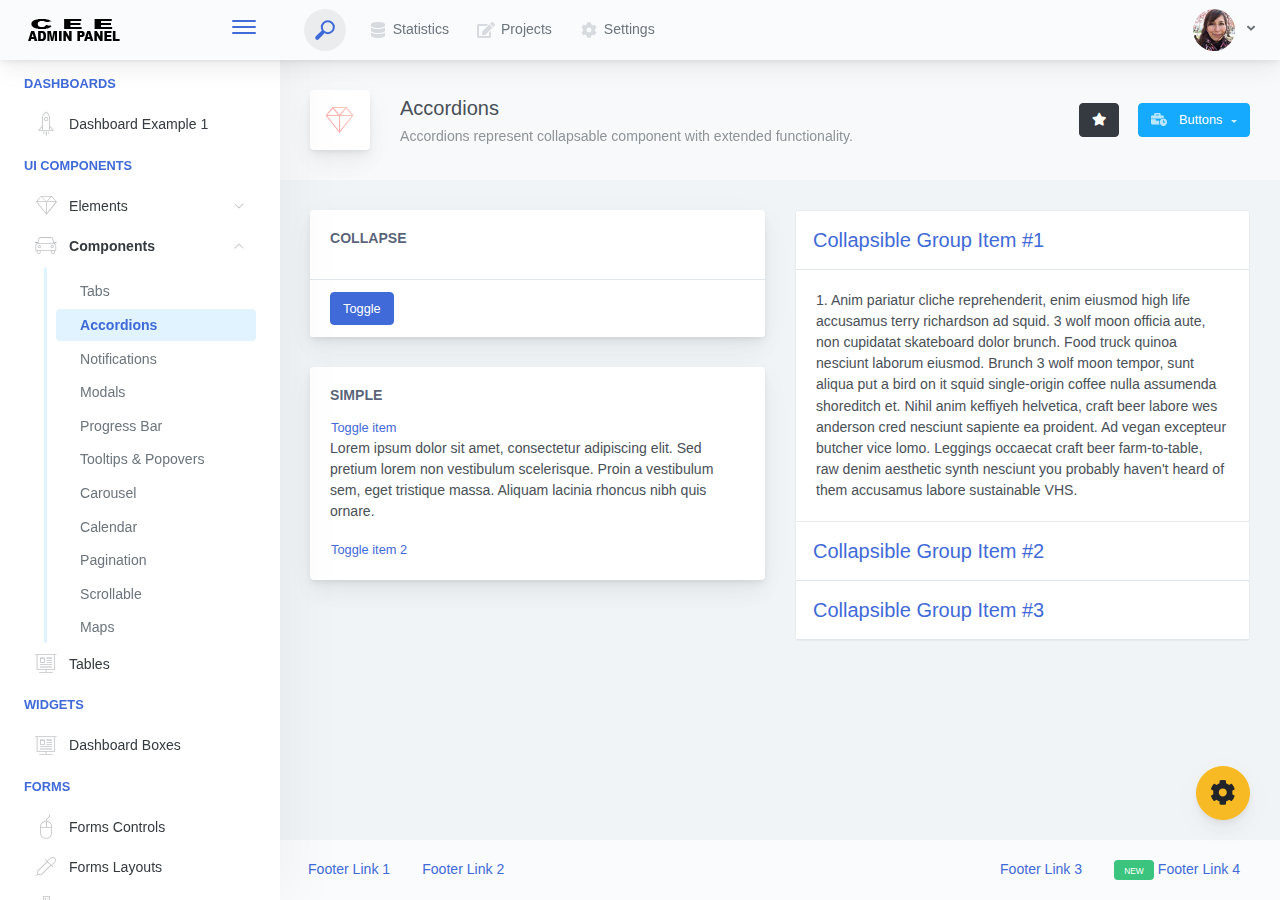
<file: Web/Quiz/CEE/adminpanel/admin/components-accordions.html>
<!doctype html>
<html lang="en">

<head>
    <meta charset="utf-8">
    <meta http-equiv="X-UA-Compatible" content="IE=edge">
    <meta http-equiv="Content-Language" content="en">
    <meta http-equiv="Content-Type" content="text/html; charset=utf-8"/>
    <title>Accordions - Accordions represent collapsable component with extended functionality.</title>
    <meta name="viewport" content="width=device-width, initial-scale=1, maximum-scale=1, user-scalable=no, shrink-to-fit=no" />
    <meta name="description" content="Accordions represent collapsable component with extended functionality.">
    <meta name="msapplication-tap-highlight" content="no">
    <!--
    =========================================================
    * ArchitectUI HTML Theme Dashboard - v1.0.0
    =========================================================
    * Product Page: https://dashboardpack.com
    * Copyright 2019 DashboardPack (https://dashboardpack.com)
    * Licensed under MIT (https://github.com/DashboardPack/architectui-html-theme-free/blob/master/LICENSE)
    =========================================================
    * The above copyright notice and this permission notice shall be included in all copies or substantial portions of the Software.
    -->
<link href="./main.css" rel="stylesheet"></head>
<body>
    <div class="app-container app-theme-white body-tabs-shadow fixed-sidebar fixed-header">
        <div class="app-header header-shadow">
            <div class="app-header__logo">
                <div class="logo-src"></div>
                <div class="header__pane ml-auto">
                    <div>
                        <button type="button" class="hamburger close-sidebar-btn hamburger--elastic" data-class="closed-sidebar">
                            <span class="hamburger-box">
                                <span class="hamburger-inner"></span>
                            </span>
                        </button>
                    </div>
                </div>
            </div>
            <div class="app-header__mobile-menu">
                <div>
                    <button type="button" class="hamburger hamburger--elastic mobile-toggle-nav">
                        <span class="hamburger-box">
                            <span class="hamburger-inner"></span>
                        </span>
                    </button>
                </div>
            </div>
            <div class="app-header__menu">
                <span>
                    <button type="button" class="btn-icon btn-icon-only btn btn-primary btn-sm mobile-toggle-header-nav">
                        <span class="btn-icon-wrapper">
                            <i class="fa fa-ellipsis-v fa-w-6"></i>
                        </span>
                    </button>
                </span>
            </div>    <div class="app-header__content">
                <div class="app-header-left">
                    <div class="search-wrapper">
                        <div class="input-holder">
                            <input type="text" class="search-input" placeholder="Type to search">
                            <button class="search-icon"><span></span></button>
                        </div>
                        <button class="close"></button>
                    </div>
                    <ul class="header-menu nav">
                        <li class="nav-item">
                            <a href="javascript:void(0);" class="nav-link">
                                <i class="nav-link-icon fa fa-database"> </i>
                                Statistics
                            </a>
                        </li>
                        <li class="btn-group nav-item">
                            <a href="javascript:void(0);" class="nav-link">
                                <i class="nav-link-icon fa fa-edit"></i>
                                Projects
                            </a>
                        </li>
                        <li class="dropdown nav-item">
                            <a href="javascript:void(0);" class="nav-link">
                                <i class="nav-link-icon fa fa-cog"></i>
                                Settings
                            </a>
                        </li>
                    </ul>        </div>
                <div class="app-header-right">
                    <div class="header-btn-lg pr-0">
                        <div class="widget-content p-0">
                            <div class="widget-content-wrapper">
                                <div class="widget-content-left">
                                    <div class="btn-group">
                                        <a data-toggle="dropdown" aria-haspopup="true" aria-expanded="false" class="p-0 btn">
                                            <img width="42" class="rounded-circle" src="assets/images/avatars/1.jpg" alt="">
                                            <i class="fa fa-angle-down ml-2 opacity-8"></i>
                                        </a>
                                        <div tabindex="-1" role="menu" aria-hidden="true" class="dropdown-menu dropdown-menu-right">
                                            <button type="button" tabindex="0" class="dropdown-item">User Account</button>
                                            <button type="button" tabindex="0" class="dropdown-item">Settings</button>
                                            <h6 tabindex="-1" class="dropdown-header">Header</h6>
                                            <button type="button" tabindex="0" class="dropdown-item">Actions</button>
                                            <div tabindex="-1" class="dropdown-divider"></div>
                                            <button type="button" tabindex="0" class="dropdown-item">Dividers</button>
                                        </div>
                                    </div>
                                </div>
                                <div class="widget-content-left  ml-3 header-user-info">
                                    <div class="widget-heading">
                                        Alina Mclourd
                                    </div>
                                    <div class="widget-subheading">
                                        VP People Manager
                                    </div>
                                </div>
                                <div class="widget-content-right header-user-info ml-3">
                                    <button type="button" class="btn-shadow p-1 btn btn-primary btn-sm show-toastr-example">
                                        <i class="fa text-white fa-calendar pr-1 pl-1"></i>
                                    </button>
                                </div>
                            </div>
                        </div>
                    </div>        </div>
            </div>
        </div>        <div class="ui-theme-settings">
            <button type="button" id="TooltipDemo" class="btn-open-options btn btn-warning">
                <i class="fa fa-cog fa-w-16 fa-spin fa-2x"></i>
            </button>
            <div class="theme-settings__inner">
                <div class="scrollbar-container">
                    <div class="theme-settings__options-wrapper">
                        <h3 class="themeoptions-heading">Layout Options
                        </h3>
                        <div class="p-3">
                            <ul class="list-group">
                                <li class="list-group-item">
                                    <div class="widget-content p-0">
                                        <div class="widget-content-wrapper">
                                            <div class="widget-content-left mr-3">
                                                <div class="switch has-switch switch-container-class" data-class="fixed-header">
                                                    <div class="switch-animate switch-on">
                                                        <input type="checkbox" checked data-toggle="toggle" data-onstyle="success">
                                                    </div>
                                                </div>
                                            </div>
                                            <div class="widget-content-left">
                                                <div class="widget-heading">Fixed Header
                                                </div>
                                                <div class="widget-subheading">Makes the header top fixed, always visible!
                                                </div>
                                            </div>
                                        </div>
                                    </div>
                                </li>
                                <li class="list-group-item">
                                    <div class="widget-content p-0">
                                        <div class="widget-content-wrapper">
                                            <div class="widget-content-left mr-3">
                                                <div class="switch has-switch switch-container-class" data-class="fixed-sidebar">
                                                    <div class="switch-animate switch-on">
                                                        <input type="checkbox" checked data-toggle="toggle" data-onstyle="success">
                                                    </div>
                                                </div>
                                            </div>
                                            <div class="widget-content-left">
                                                <div class="widget-heading">Fixed Sidebar
                                                </div>
                                                <div class="widget-subheading">Makes the sidebar left fixed, always visible!
                                                </div>
                                            </div>
                                        </div>
                                    </div>
                                </li>
                                <li class="list-group-item">
                                    <div class="widget-content p-0">
                                        <div class="widget-content-wrapper">
                                            <div class="widget-content-left mr-3">
                                                <div class="switch has-switch switch-container-class" data-class="fixed-footer">
                                                    <div class="switch-animate switch-off">
                                                        <input type="checkbox" data-toggle="toggle" data-onstyle="success">
                                                    </div>
                                                </div>
                                            </div>
                                            <div class="widget-content-left">
                                                <div class="widget-heading">Fixed Footer
                                                </div>
                                                <div class="widget-subheading">Makes the app footer bottom fixed, always visible!
                                                </div>
                                            </div>
                                        </div>
                                    </div>
                                </li>
                            </ul>
                        </div>
                        <h3 class="themeoptions-heading">
                            <div>
                                Header Options
                            </div>
                            <button type="button" class="btn-pill btn-shadow btn-wide ml-auto btn btn-focus btn-sm switch-header-cs-class" data-class="">
                                Restore Default
                            </button>
                        </h3>
                        <div class="p-3">
                            <ul class="list-group">
                                <li class="list-group-item">
                                    <h5 class="pb-2">Choose Color Scheme
                                    </h5>
                                    <div class="theme-settings-swatches">
                                        <div class="swatch-holder bg-primary switch-header-cs-class" data-class="bg-primary header-text-light">
                                        </div>
                                        <div class="swatch-holder bg-secondary switch-header-cs-class" data-class="bg-secondary header-text-light">
                                        </div>
                                        <div class="swatch-holder bg-success switch-header-cs-class" data-class="bg-success header-text-dark">
                                        </div>
                                        <div class="swatch-holder bg-info switch-header-cs-class" data-class="bg-info header-text-dark">
                                        </div>
                                        <div class="swatch-holder bg-warning switch-header-cs-class" data-class="bg-warning header-text-dark">
                                        </div>
                                        <div class="swatch-holder bg-danger switch-header-cs-class" data-class="bg-danger header-text-light">
                                        </div>
                                        <div class="swatch-holder bg-light switch-header-cs-class" data-class="bg-light header-text-dark">
                                        </div>
                                        <div class="swatch-holder bg-dark switch-header-cs-class" data-class="bg-dark header-text-light">
                                        </div>
                                        <div class="swatch-holder bg-focus switch-header-cs-class" data-class="bg-focus header-text-light">
                                        </div>
                                        <div class="swatch-holder bg-alternate switch-header-cs-class" data-class="bg-alternate header-text-light">
                                        </div>
                                        <div class="divider">
                                        </div>
                                        <div class="swatch-holder bg-vicious-stance switch-header-cs-class" data-class="bg-vicious-stance header-text-light">
                                        </div>
                                        <div class="swatch-holder bg-midnight-bloom switch-header-cs-class" data-class="bg-midnight-bloom header-text-light">
                                        </div>
                                        <div class="swatch-holder bg-night-sky switch-header-cs-class" data-class="bg-night-sky header-text-light">
                                        </div>
                                        <div class="swatch-holder bg-slick-carbon switch-header-cs-class" data-class="bg-slick-carbon header-text-light">
                                        </div>
                                        <div class="swatch-holder bg-asteroid switch-header-cs-class" data-class="bg-asteroid header-text-light">
                                        </div>
                                        <div class="swatch-holder bg-royal switch-header-cs-class" data-class="bg-royal header-text-light">
                                        </div>
                                        <div class="swatch-holder bg-warm-flame switch-header-cs-class" data-class="bg-warm-flame header-text-dark">
                                        </div>
                                        <div class="swatch-holder bg-night-fade switch-header-cs-class" data-class="bg-night-fade header-text-dark">
                                        </div>
                                        <div class="swatch-holder bg-sunny-morning switch-header-cs-class" data-class="bg-sunny-morning header-text-dark">
                                        </div>
                                        <div class="swatch-holder bg-tempting-azure switch-header-cs-class" data-class="bg-tempting-azure header-text-dark">
                                        </div>
                                        <div class="swatch-holder bg-amy-crisp switch-header-cs-class" data-class="bg-amy-crisp header-text-dark">
                                        </div>
                                        <div class="swatch-holder bg-heavy-rain switch-header-cs-class" data-class="bg-heavy-rain header-text-dark">
                                        </div>
                                        <div class="swatch-holder bg-mean-fruit switch-header-cs-class" data-class="bg-mean-fruit header-text-dark">
                                        </div>
                                        <div class="swatch-holder bg-malibu-beach switch-header-cs-class" data-class="bg-malibu-beach header-text-light">
                                        </div>
                                        <div class="swatch-holder bg-deep-blue switch-header-cs-class" data-class="bg-deep-blue header-text-dark">
                                        </div>
                                        <div class="swatch-holder bg-ripe-malin switch-header-cs-class" data-class="bg-ripe-malin header-text-light">
                                        </div>
                                        <div class="swatch-holder bg-arielle-smile switch-header-cs-class" data-class="bg-arielle-smile header-text-light">
                                        </div>
                                        <div class="swatch-holder bg-plum-plate switch-header-cs-class" data-class="bg-plum-plate header-text-light">
                                        </div>
                                        <div class="swatch-holder bg-happy-fisher switch-header-cs-class" data-class="bg-happy-fisher header-text-dark">
                                        </div>
                                        <div class="swatch-holder bg-happy-itmeo switch-header-cs-class" data-class="bg-happy-itmeo header-text-light">
                                        </div>
                                        <div class="swatch-holder bg-mixed-hopes switch-header-cs-class" data-class="bg-mixed-hopes header-text-light">
                                        </div>
                                        <div class="swatch-holder bg-strong-bliss switch-header-cs-class" data-class="bg-strong-bliss header-text-light">
                                        </div>
                                        <div class="swatch-holder bg-grow-early switch-header-cs-class" data-class="bg-grow-early header-text-light">
                                        </div>
                                        <div class="swatch-holder bg-love-kiss switch-header-cs-class" data-class="bg-love-kiss header-text-light">
                                        </div>
                                        <div class="swatch-holder bg-premium-dark switch-header-cs-class" data-class="bg-premium-dark header-text-light">
                                        </div>
                                        <div class="swatch-holder bg-happy-green switch-header-cs-class" data-class="bg-happy-green header-text-light">
                                        </div>
                                    </div>
                                </li>
                            </ul>
                        </div>
                        <h3 class="themeoptions-heading">
                            <div>Sidebar Options</div>
                            <button type="button" class="btn-pill btn-shadow btn-wide ml-auto btn btn-focus btn-sm switch-sidebar-cs-class" data-class="">
                                Restore Default
                            </button>
                        </h3>
                        <div class="p-3">
                            <ul class="list-group">
                                <li class="list-group-item">
                                    <h5 class="pb-2">Choose Color Scheme
                                    </h5>
                                    <div class="theme-settings-swatches">
                                        <div class="swatch-holder bg-primary switch-sidebar-cs-class" data-class="bg-primary sidebar-text-light">
                                        </div>
                                        <div class="swatch-holder bg-secondary switch-sidebar-cs-class" data-class="bg-secondary sidebar-text-light">
                                        </div>
                                        <div class="swatch-holder bg-success switch-sidebar-cs-class" data-class="bg-success sidebar-text-dark">
                                        </div>
                                        <div class="swatch-holder bg-info switch-sidebar-cs-class" data-class="bg-info sidebar-text-dark">
                                        </div>
                                        <div class="swatch-holder bg-warning switch-sidebar-cs-class" data-class="bg-warning sidebar-text-dark">
                                        </div>
                                        <div class="swatch-holder bg-danger switch-sidebar-cs-class" data-class="bg-danger sidebar-text-light">
                                        </div>
                                        <div class="swatch-holder bg-light switch-sidebar-cs-class" data-class="bg-light sidebar-text-dark">
                                        </div>
                                        <div class="swatch-holder bg-dark switch-sidebar-cs-class" data-class="bg-dark sidebar-text-light">
                                        </div>
                                        <div class="swatch-holder bg-focus switch-sidebar-cs-class" data-class="bg-focus sidebar-text-light">
                                        </div>
                                        <div class="swatch-holder bg-alternate switch-sidebar-cs-class" data-class="bg-alternate sidebar-text-light">
                                        </div>
                                        <div class="divider">
                                        </div>
                                        <div class="swatch-holder bg-vicious-stance switch-sidebar-cs-class" data-class="bg-vicious-stance sidebar-text-light">
                                        </div>
                                        <div class="swatch-holder bg-midnight-bloom switch-sidebar-cs-class" data-class="bg-midnight-bloom sidebar-text-light">
                                        </div>
                                        <div class="swatch-holder bg-night-sky switch-sidebar-cs-class" data-class="bg-night-sky sidebar-text-light">
                                        </div>
                                        <div class="swatch-holder bg-slick-carbon switch-sidebar-cs-class" data-class="bg-slick-carbon sidebar-text-light">
                                        </div>
                                        <div class="swatch-holder bg-asteroid switch-sidebar-cs-class" data-class="bg-asteroid sidebar-text-light">
                                        </div>
                                        <div class="swatch-holder bg-royal switch-sidebar-cs-class" data-class="bg-royal sidebar-text-light">
                                        </div>
                                        <div class="swatch-holder bg-warm-flame switch-sidebar-cs-class" data-class="bg-warm-flame sidebar-text-dark">
                                        </div>
                                        <div class="swatch-holder bg-night-fade switch-sidebar-cs-class" data-class="bg-night-fade sidebar-text-dark">
                                        </div>
                                        <div class="swatch-holder bg-sunny-morning switch-sidebar-cs-class" data-class="bg-sunny-morning sidebar-text-dark">
                                        </div>
                                        <div class="swatch-holder bg-tempting-azure switch-sidebar-cs-class" data-class="bg-tempting-azure sidebar-text-dark">
                                        </div>
                                        <div class="swatch-holder bg-amy-crisp switch-sidebar-cs-class" data-class="bg-amy-crisp sidebar-text-dark">
                                        </div>
                                        <div class="swatch-holder bg-heavy-rain switch-sidebar-cs-class" data-class="bg-heavy-rain sidebar-text-dark">
                                        </div>
                                        <div class="swatch-holder bg-mean-fruit switch-sidebar-cs-class" data-class="bg-mean-fruit sidebar-text-dark">
                                        </div>
                                        <div class="swatch-holder bg-malibu-beach switch-sidebar-cs-class" data-class="bg-malibu-beach sidebar-text-light">
                                        </div>
                                        <div class="swatch-holder bg-deep-blue switch-sidebar-cs-class" data-class="bg-deep-blue sidebar-text-dark">
                                        </div>
                                        <div class="swatch-holder bg-ripe-malin switch-sidebar-cs-class" data-class="bg-ripe-malin sidebar-text-light">
                                        </div>
                                        <div class="swatch-holder bg-arielle-smile switch-sidebar-cs-class" data-class="bg-arielle-smile sidebar-text-light">
                                        </div>
                                        <div class="swatch-holder bg-plum-plate switch-sidebar-cs-class" data-class="bg-plum-plate sidebar-text-light">
                                        </div>
                                        <div class="swatch-holder bg-happy-fisher switch-sidebar-cs-class" data-class="bg-happy-fisher sidebar-text-dark">
                                        </div>
                                        <div class="swatch-holder bg-happy-itmeo switch-sidebar-cs-class" data-class="bg-happy-itmeo sidebar-text-light">
                                        </div>
                                        <div class="swatch-holder bg-mixed-hopes switch-sidebar-cs-class" data-class="bg-mixed-hopes sidebar-text-light">
                                        </div>
                                        <div class="swatch-holder bg-strong-bliss switch-sidebar-cs-class" data-class="bg-strong-bliss sidebar-text-light">
                                        </div>
                                        <div class="swatch-holder bg-grow-early switch-sidebar-cs-class" data-class="bg-grow-early sidebar-text-light">
                                        </div>
                                        <div class="swatch-holder bg-love-kiss switch-sidebar-cs-class" data-class="bg-love-kiss sidebar-text-light">
                                        </div>
                                        <div class="swatch-holder bg-premium-dark switch-sidebar-cs-class" data-class="bg-premium-dark sidebar-text-light">
                                        </div>
                                        <div class="swatch-holder bg-happy-green switch-sidebar-cs-class" data-class="bg-happy-green sidebar-text-light">
                                        </div>
                                    </div>
                                </li>
                            </ul>
                        </div>
                        <h3 class="themeoptions-heading">
                            <div>Main Content Options</div>
                            <button type="button" class="btn-pill btn-shadow btn-wide ml-auto active btn btn-focus btn-sm">Restore Default
                            </button>
                        </h3>
                        <div class="p-3">
                            <ul class="list-group">
                                <li class="list-group-item">
                                    <h5 class="pb-2">Page Section Tabs
                                    </h5>
                                    <div class="theme-settings-swatches">
                                        <div role="group" class="mt-2 btn-group">
                                            <button type="button" class="btn-wide btn-shadow btn-primary btn btn-secondary switch-theme-class" data-class="body-tabs-line">
                                                Line
                                            </button>
                                            <button type="button" class="btn-wide btn-shadow btn-primary active btn btn-secondary switch-theme-class" data-class="body-tabs-shadow">
                                                Shadow
                                            </button>
                                        </div>
                                    </div>
                                </li>
                            </ul>
                        </div>
                    </div>
                </div>
            </div>
        </div>        <div class="app-main">
                <div class="app-sidebar sidebar-shadow">
                    <div class="app-header__logo">
                        <div class="logo-src"></div>
                        <div class="header__pane ml-auto">
                            <div>
                                <button type="button" class="hamburger close-sidebar-btn hamburger--elastic" data-class="closed-sidebar">
                                    <span class="hamburger-box">
                                        <span class="hamburger-inner"></span>
                                    </span>
                                </button>
                            </div>
                        </div>
                    </div>
                    <div class="app-header__mobile-menu">
                        <div>
                            <button type="button" class="hamburger hamburger--elastic mobile-toggle-nav">
                                <span class="hamburger-box">
                                    <span class="hamburger-inner"></span>
                                </span>
                            </button>
                        </div>
                    </div>
                    <div class="app-header__menu">
                        <span>
                            <button type="button" class="btn-icon btn-icon-only btn btn-primary btn-sm mobile-toggle-header-nav">
                                <span class="btn-icon-wrapper">
                                    <i class="fa fa-ellipsis-v fa-w-6"></i>
                                </span>
                            </button>
                        </span>
                    </div>    <div class="scrollbar-sidebar">
                        <div class="app-sidebar__inner">
                            <ul class="vertical-nav-menu">
                                <li class="app-sidebar__heading">Dashboards</li>
                                <li>
                                    <a href="index.html">
                                        <i class="metismenu-icon pe-7s-rocket"></i>
                                        Dashboard Example 1
                                    </a>
                                </li>
                                <li class="app-sidebar__heading">UI Components</li>
                                <li
                                    
                                    
                                    
                                    
                                    
                                    
                                    
                                    
                                >
                                    <a href="#">
                                        <i class="metismenu-icon pe-7s-diamond"></i>
                                        Elements
                                        <i class="metismenu-state-icon pe-7s-angle-down caret-left"></i>
                                    </a>
                                    <ul
                                        
                                        
                                        
                                        
                                        
                                        
                                        
                                        
                                    >
                                        <li>
                                            <a href="elements-buttons-standard.html">
                                                <i class="metismenu-icon"></i>
                                                Buttons
                                            </a>
                                        </li>
                                        <li>
                                            <a href="elements-dropdowns.html">
                                                <i class="metismenu-icon">
                                                </i>Dropdowns
                                            </a>
                                        </li>
                                        <li>
                                            <a href="elements-icons.html">
                                                <i class="metismenu-icon">
                                                </i>Icons
                                            </a>
                                        </li>
                                        <li>
                                            <a href="elements-badges-labels.html">
                                                <i class="metismenu-icon">
                                                </i>Badges
                                            </a>
                                        </li>
                                        <li>
                                            <a href="elements-cards.html">
                                                <i class="metismenu-icon">
                                                </i>Cards
                                            </a>
                                        </li>
                                        <li>
                                            <a href="elements-list-group.html">
                                                <i class="metismenu-icon">
                                                </i>List Groups
                                            </a>
                                        </li>
                                        <li>
                                            <a href="elements-navigation.html">
                                                <i class="metismenu-icon">
                                                </i>Navigation Menus
                                            </a>
                                        </li>
                                        <li>
                                            <a href="elements-utilities.html">
                                                <i class="metismenu-icon">
                                                </i>Utilities
                                            </a>
                                        </li>
                                    </ul>
                                </li>
                                <li
                                    
                                     class="mm-active"
                                    
                                    
                                    
                                    
                                    
                                    
                                    
                                    
                                    
                                >
                                    <a href="#">
                                        <i class="metismenu-icon pe-7s-car"></i>
                                        Components
                                        <i class="metismenu-state-icon pe-7s-angle-down caret-left"></i>
                                    </a>
                                    <ul
                                        
                                         class="mm-show"
                                        
                                        
                                        
                                        
                                        
                                        
                                        
                                        
                                        
                                    >
                                        <li>
                                            <a href="components-tabs.html">
                                                <i class="metismenu-icon">
                                                </i>Tabs
                                            </a>
                                        </li>
                                        <li>
                                            <a href="components-accordions.html" class="mm-active">
                                                <i class="metismenu-icon">
                                                </i>Accordions
                                            </a>
                                        </li>
                                        <li>
                                            <a href="components-notifications.html">
                                                <i class="metismenu-icon">
                                                </i>Notifications
                                            </a>
                                        </li>
                                        <li>
                                            <a href="components-modals.html">
                                                <i class="metismenu-icon">
                                                </i>Modals
                                            </a>
                                        </li>
                                        <li>
                                            <a href="components-progress-bar.html">
                                                <i class="metismenu-icon">
                                                </i>Progress Bar
                                            </a>
                                        </li>
                                        <li>
                                            <a href="components-tooltips-popovers.html">
                                                <i class="metismenu-icon">
                                                </i>Tooltips &amp; Popovers
                                            </a>
                                        </li>
                                        <li>
                                            <a href="components-carousel.html">
                                                <i class="metismenu-icon">
                                                </i>Carousel
                                            </a>
                                        </li>
                                        <li>
                                            <a href="components-calendar.html">
                                                <i class="metismenu-icon">
                                                </i>Calendar
                                            </a>
                                        </li>
                                        <li>
                                            <a href="components-pagination.html">
                                                <i class="metismenu-icon">
                                                </i>Pagination
                                            </a>
                                        </li>
                                        <li>
                                            <a href="components-scrollable-elements.html">
                                                <i class="metismenu-icon">
                                                </i>Scrollable
                                            </a>
                                        </li>
                                        <li>
                                            <a href="components-maps.html">
                                                <i class="metismenu-icon">
                                                </i>Maps
                                            </a>
                                        </li>
                                    </ul>
                                </li>
                                <li  >
                                    <a href="tables-regular.html">
                                        <i class="metismenu-icon pe-7s-display2"></i>
                                        Tables
                                    </a>
                                </li>
                                <li class="app-sidebar__heading">Widgets</li>
                                <li>
                                    <a href="dashboard-boxes.html">
                                        <i class="metismenu-icon pe-7s-display2"></i>
                                        Dashboard Boxes
                                    </a>
                                </li>
                                <li class="app-sidebar__heading">Forms</li>
                                <li>
                                    <a href="forms-controls.html">
                                        <i class="metismenu-icon pe-7s-mouse">
                                        </i>Forms Controls
                                    </a>
                                </li>
                                <li>
                                    <a href="forms-layouts.html">
                                        <i class="metismenu-icon pe-7s-eyedropper">
                                        </i>Forms Layouts
                                    </a>
                                </li>
                                <li>
                                    <a href="forms-validation.html">
                                        <i class="metismenu-icon pe-7s-pendrive">
                                        </i>Forms Validation
                                    </a>
                                </li>
                                <li class="app-sidebar__heading">Charts</li>
                                <li>
                                    <a href="charts-chartjs.html">
                                        <i class="metismenu-icon pe-7s-graph2">
                                        </i>ChartJS
                                    </a>
                                </li>
                                <li class="app-sidebar__heading">PRO Version</li>
                                <li>
                                    <a href="https://dashboardpack.com/theme-details/architectui-dashboard-html-pro/" target="_blank">
                                        <i class="metismenu-icon pe-7s-graph2">
                                        </i>
                                        Upgrade to PRO
                                    </a>
                                </li>
                            </ul>
                        </div>
                    </div>
                </div>    <div class="app-main__outer">
                    <div class="app-main__inner">
                        <div class="app-page-title">
                            <div class="page-title-wrapper">
                                <div class="page-title-heading">
                                    <div class="page-title-icon">
                                        <i class="pe-7s-diamond icon-gradient bg-warm-flame">
                                        </i>
                                    </div>
                                    <div>Accordions
                                        <div class="page-title-subheading">Accordions represent collapsable component with extended functionality.
                                        </div>
                                    </div>
                                </div>
                                <div class="page-title-actions">
                                    <button type="button" data-toggle="tooltip" title="Example Tooltip" data-placement="bottom" class="btn-shadow mr-3 btn btn-dark">
                                        <i class="fa fa-star"></i>
                                    </button>
                                    <div class="d-inline-block dropdown">
                                        <button type="button" data-toggle="dropdown" aria-haspopup="true" aria-expanded="false" class="btn-shadow dropdown-toggle btn btn-info">
                                            <span class="btn-icon-wrapper pr-2 opacity-7">
                                                <i class="fa fa-business-time fa-w-20"></i>
                                            </span>
                                            Buttons
                                        </button>
                                        <div tabindex="-1" role="menu" aria-hidden="true" class="dropdown-menu dropdown-menu-right">
                                            <ul class="nav flex-column">
                                                <li class="nav-item">
                                                    <a href="javascript:void(0);" class="nav-link">
                                                        <i class="nav-link-icon lnr-inbox"></i>
                                                        <span>
                                                            Inbox
                                                        </span>
                                                        <div class="ml-auto badge badge-pill badge-secondary">86</div>
                                                    </a>
                                                </li>
                                                <li class="nav-item">
                                                    <a href="javascript:void(0);" class="nav-link">
                                                        <i class="nav-link-icon lnr-book"></i>
                                                        <span>
                                                            Book
                                                        </span>
                                                        <div class="ml-auto badge badge-pill badge-danger">5</div>
                                                    </a>
                                                </li>
                                                <li class="nav-item">
                                                    <a href="javascript:void(0);" class="nav-link">
                                                        <i class="nav-link-icon lnr-picture"></i>
                                                        <span>
                                                            Picture
                                                        </span>
                                                    </a>
                                                </li>
                                                <li class="nav-item">
                                                    <a disabled href="javascript:void(0);" class="nav-link disabled">
                                                        <i class="nav-link-icon lnr-file-empty"></i>
                                                        <span>
                                                            File Disabled
                                                        </span>
                                                    </a>
                                                </li>
                                            </ul>
                                        </div>
                                    </div>
                                </div>    </div>
                        </div>            <div class="">
                            <div class="row">
                                <div class="col-md-6">
                                    <div class="main-card mb-3 card">
                                        <div class="card-body">
                                            <h5 class="card-title">Collapse</h5>
                                            <div class="collapse" id="collapseExample123"><p>Anim pariatur cliche reprehenderit, enim eiusmod high life accusamus terry richardson ad squid. Nihil anim keffiyeh helvetica, craft beer labore wes anderson cred
                                                nesciunt sapiente ea
                                                proident.</p>
                                                <p>Donec molestie odio id nisi malesuada, mattis tincidunt velit egestas. Sed non pulvinar risus. Aenean elementum eleifend nunc, pellentesque dapibus arcu hendrerit fringilla. Aliquam in nibh massa. Cras ultricies
                                                    lorem non enim volutpat, a eleifend urna placerat. Fusce id luctus urna. In sed leo tellus. Mauris tristique leo a nisl feugiat, eget vehicula leo venenatis. Quisque magna metus, luctus quis sollicitudin vel,
                                                    vehicula nec ipsum. Donec rutrum commodo lacus ut condimentum. Integer vel turpis purus. Etiam vehicula, nulla non fringilla blandit, massa purus faucibus tellus, a luctus enim orci non augue. Aenean
                                                    ullamcorper nisl urna, non feugiat tortor volutpat in. Vivamus lobortis massa dolor, eget faucibus ipsum varius eget. Pellentesque imperdiet, turpis sed sagittis lobortis, leo elit laoreet arcu, vehicula
                                                    sagittis elit leo id nisi.</p></div>
                                        </div>
                                        <div class="card-footer">
                                            <button type="button" data-toggle="collapse" href="#collapseExample123" class="btn btn-primary">Toggle</button>
                                        </div>
                                    </div>
                                    <div class="main-card mb-3 card">
                                        <div class="card-body"><h5 class="card-title">Simple</h5>
                                            <div id="exampleAccordion" data-children=".item">
                                                <div class="item">
                                                    <button type="button" aria-expanded="true" aria-controls="exampleAccordion1" data-toggle="collapse" href="#collapseExample" class="m-0 p-0 btn btn-link">Toggle item</button>
                                                    <div data-parent="#exampleAccordion" id="collapseExample" class="collapse show"><p class="mb-3">Lorem ipsum dolor sit amet, consectetur adipiscing elit. Sed pretium lorem non vestibulum scelerisque. Proin a
                                                        vestibulum sem, eget tristique massa. Aliquam lacinia rhoncus nibh quis ornare.</p></div>
                                                </div>
                                                <div class="item">
                                                    <button type="button" aria-expanded="false" aria-controls="exampleAccordion2" data-toggle="collapse" href="#collapseExample2" class="m-0 p-0 btn btn-link">Toggle item 2</button>
                                                    <div data-parent="#exampleAccordion" id="collapseExample2" class="collapse"><p class="mb-3">Donec at ipsum dignissim, rutrum turpis scelerisque, tristique lectus. Pellentesque habitant morbi tristique
                                                        senectus
                                                        et netus et malesuada fames ac turpis egestas. Vivamus nec dui turpis. Orci varius natoque penatibus et magnis dis parturient montes, nascetur ridiculus mus.</p></div>
                                                </div>
                                            </div>
                                        </div>
                                    </div>
                                </div>
                                <div class="col-md-6">
                                    <div id="accordion" class="accordion-wrapper mb-3">
                                        <div class="card">
                                            <div id="headingOne" class="card-header">
                                                <button type="button" data-toggle="collapse" data-target="#collapseOne1" aria-expanded="true" aria-controls="collapseOne" class="text-left m-0 p-0 btn btn-link btn-block">
                                                    <h5 class="m-0 p-0">Collapsible Group Item #1</h5>
                                                </button>
                                            </div>
                                            <div data-parent="#accordion" id="collapseOne1" aria-labelledby="headingOne" class="collapse show">
                                                <div class="card-body">1. Anim pariatur cliche reprehenderit, enim eiusmod high life accusamus terry richardson ad squid. 3 wolf moon officia aute, non cupidatat skateboard dolor brunch. Food truck quinoa
                                                    nesciunt
                                                    laborum eiusmod. Brunch 3 wolf moon tempor, sunt aliqua put a bird on it squid single-origin coffee nulla assumenda shoreditch et. Nihil anim keffiyeh helvetica, craft beer labore wes anderson cred nesciunt
                                                    sapiente ea proident. Ad vegan excepteur butcher vice lomo. Leggings occaecat craft beer farm-to-table, raw denim aesthetic synth nesciunt you probably haven't heard of them accusamus labore sustainable
                                                    VHS.
                                                </div>
                                            </div>
                                        </div>
                                        <div class="card">
                                            <div id="headingTwo" class="b-radius-0 card-header">
                                                <button type="button" data-toggle="collapse" data-target="#collapseOne2" aria-expanded="false" aria-controls="collapseTwo" class="text-left m-0 p-0 btn btn-link btn-block"><h5 class="m-0 p-0">Collapsible Group Item
                                                    #2</h5></button>
                                            </div>
                                            <div data-parent="#accordion" id="collapseOne2" class="collapse">
                                                <div class="card-body">2. Anim pariatur cliche reprehenderit, enim eiusmod high life accusamus terry richardson ad squid. 3 wolf moon officia aute, non cupidatat skateboard dolor brunch. Food truck quinoa
                                                    nesciunt
                                                    laborum eiusmod. Brunch 3 wolf moon tempor, sunt aliqua put a bird on it squid single-origin coffee nulla assumenda shoreditch et. Nihil anim keffiyeh helvetica, craft beer labore wes anderson cred nesciunt
                                                    sapiente ea proident. Ad vegan excepteur butcher vice lomo. Leggings occaecat craft beer farm-to-table, raw denim aesthetic synth nesciunt you probably haven't heard of them accusamus labore sustainable
                                                    VHS.
                                                </div>
                                            </div>
                                        </div>
                                        <div class="card">
                                            <div id="headingThree" class="card-header">
                                                <button type="button" data-toggle="collapse" data-target="#collapseOne3" aria-expanded="false" aria-controls="collapseThree" class="text-left m-0 p-0 btn btn-link btn-block"><h5 class="m-0 p-0">Collapsible Group
                                                    Item #3</h5></button>
                                            </div>
                                            <div data-parent="#accordion" id="collapseOne3" class="collapse">
                                                <div class="card-body">3. Anim pariatur cliche reprehenderit, enim eiusmod high life accusamus terry richardson ad squid. 3 wolf moon officia aute, non cupidatat skateboard dolor brunch. Food truck quinoa
                                                    nesciunt
                                                    laborum eiusmod. Brunch 3 wolf moon tempor, sunt aliqua put a bird on it squid single-origin coffee nulla assumenda shoreditch et. Nihil anim keffiyeh helvetica, craft beer labore wes anderson cred nesciunt
                                                    sapiente ea proident. Ad vegan excepteur butcher vice lomo. Leggings occaecat craft beer farm-to-table, raw denim aesthetic synth nesciunt you probably haven't heard of them accusamus labore sustainable
                                                    VHS.
                                                </div>
                                            </div>
                                        </div>
                                    </div>
                                </div>
                            </div>
                        </div>
                    </div>
                    <div class="app-wrapper-footer">
                        <div class="app-footer">
                            <div class="app-footer__inner">
                                <div class="app-footer-left">
                                    <ul class="nav">
                                        <li class="nav-item">
                                            <a href="javascript:void(0);" class="nav-link">
                                                Footer Link 1
                                            </a>
                                        </li>
                                        <li class="nav-item">
                                            <a href="javascript:void(0);" class="nav-link">
                                                Footer Link 2
                                            </a>
                                        </li>
                                    </ul>
                                </div>
                                <div class="app-footer-right">
                                    <ul class="nav">
                                        <li class="nav-item">
                                            <a href="javascript:void(0);" class="nav-link">
                                                Footer Link 3
                                            </a>
                                        </li>
                                        <li class="nav-item">
                                            <a href="javascript:void(0);" class="nav-link">
                                                <div class="badge badge-success mr-1 ml-0">
                                                    <small>NEW</small>
                                                </div>
                                                Footer Link 4
                                            </a>
                                        </li>
                                    </ul>
                                </div>
                            </div>
                        </div>
                    </div>    </div>
        </div>
    </div>
<script type="text/javascript" src="./assets/scripts/main.js"></script></body>
</html>
</file>
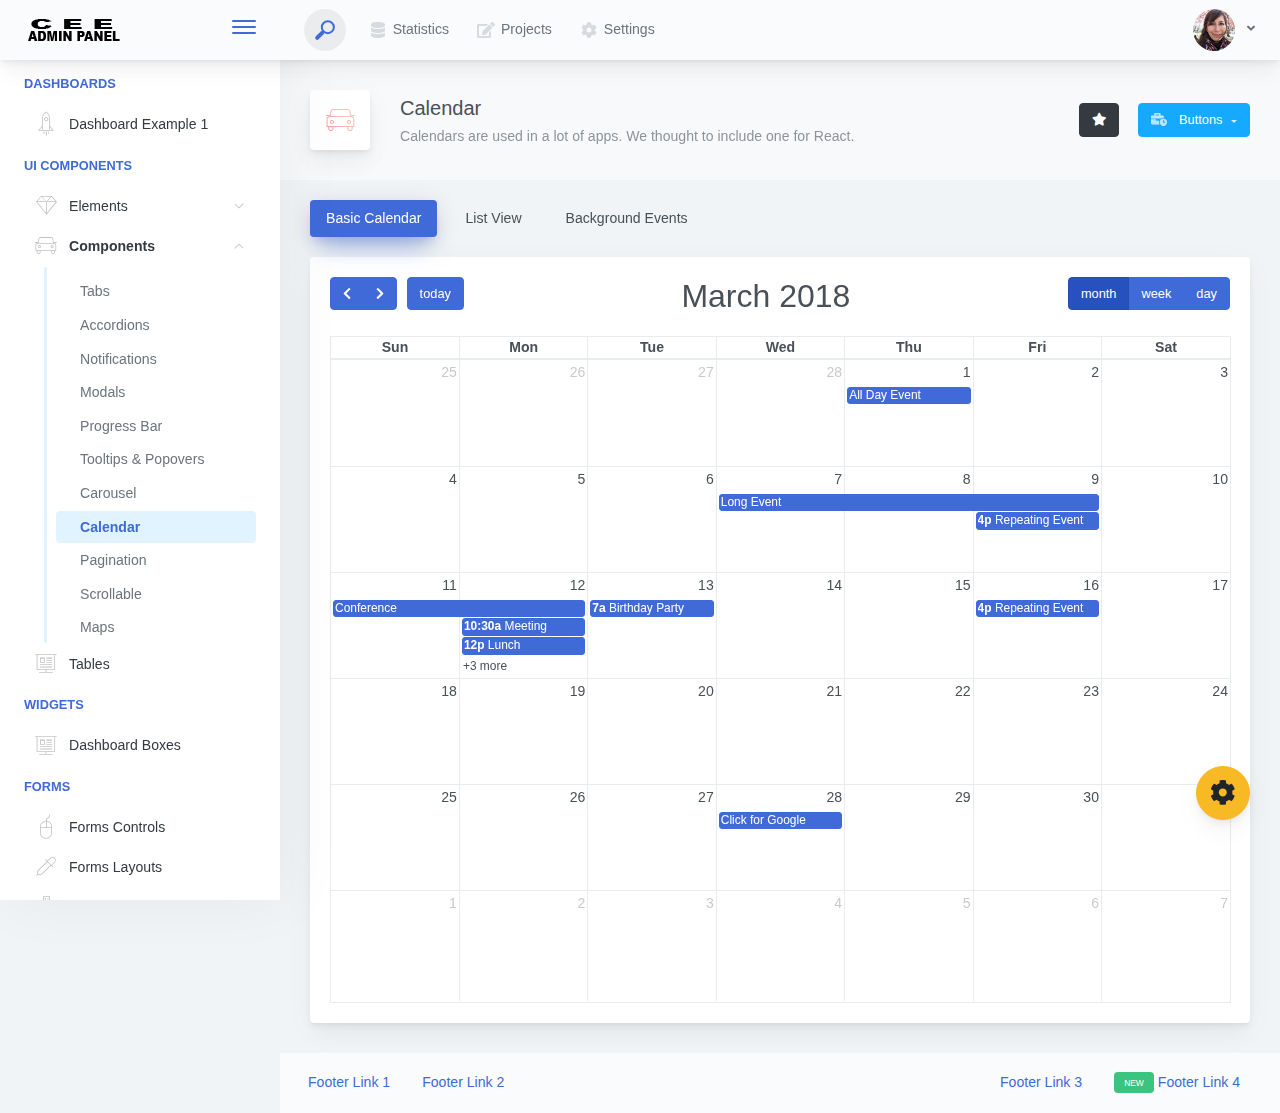
<file: Web/Quiz/CEE/adminpanel/admin/components-calendar.html>
<!doctype html>
<html lang="en">

<head>
    <meta charset="utf-8">
    <meta http-equiv="X-UA-Compatible" content="IE=edge">
    <meta http-equiv="Content-Language" content="en">
    <meta http-equiv="Content-Type" content="text/html; charset=utf-8"/>
    <title>Calendar - Calendars are used in a lot of apps. We thought to include one for React.</title>
    <meta name="viewport" content="width=device-width, initial-scale=1, maximum-scale=1, user-scalable=no, shrink-to-fit=no" />
    <meta name="description" content="Calendars are used in a lot of apps. We thought to include one for React.">
    <meta name="msapplication-tap-highlight" content="no">
    <!--
    =========================================================
    * ArchitectUI HTML Theme Dashboard - v1.0.0
    =========================================================
    * Product Page: https://dashboardpack.com
    * Copyright 2019 DashboardPack (https://dashboardpack.com)
    * Licensed under MIT (https://github.com/DashboardPack/architectui-html-theme-free/blob/master/LICENSE)
    =========================================================
    * The above copyright notice and this permission notice shall be included in all copies or substantial portions of the Software.
    -->
<link href="./main.css" rel="stylesheet"></head>
<body>
    <div class="app-container app-theme-white body-tabs-shadow fixed-sidebar fixed-header">
        <div class="app-header header-shadow">
            <div class="app-header__logo">
                <div class="logo-src"></div>
                <div class="header__pane ml-auto">
                    <div>
                        <button type="button" class="hamburger close-sidebar-btn hamburger--elastic" data-class="closed-sidebar">
                            <span class="hamburger-box">
                                <span class="hamburger-inner"></span>
                            </span>
                        </button>
                    </div>
                </div>
            </div>
            <div class="app-header__mobile-menu">
                <div>
                    <button type="button" class="hamburger hamburger--elastic mobile-toggle-nav">
                        <span class="hamburger-box">
                            <span class="hamburger-inner"></span>
                        </span>
                    </button>
                </div>
            </div>
            <div class="app-header__menu">
                <span>
                    <button type="button" class="btn-icon btn-icon-only btn btn-primary btn-sm mobile-toggle-header-nav">
                        <span class="btn-icon-wrapper">
                            <i class="fa fa-ellipsis-v fa-w-6"></i>
                        </span>
                    </button>
                </span>
            </div>    <div class="app-header__content">
                <div class="app-header-left">
                    <div class="search-wrapper">
                        <div class="input-holder">
                            <input type="text" class="search-input" placeholder="Type to search">
                            <button class="search-icon"><span></span></button>
                        </div>
                        <button class="close"></button>
                    </div>
                    <ul class="header-menu nav">
                        <li class="nav-item">
                            <a href="javascript:void(0);" class="nav-link">
                                <i class="nav-link-icon fa fa-database"> </i>
                                Statistics
                            </a>
                        </li>
                        <li class="btn-group nav-item">
                            <a href="javascript:void(0);" class="nav-link">
                                <i class="nav-link-icon fa fa-edit"></i>
                                Projects
                            </a>
                        </li>
                        <li class="dropdown nav-item">
                            <a href="javascript:void(0);" class="nav-link">
                                <i class="nav-link-icon fa fa-cog"></i>
                                Settings
                            </a>
                        </li>
                    </ul>        </div>
                <div class="app-header-right">
                    <div class="header-btn-lg pr-0">
                        <div class="widget-content p-0">
                            <div class="widget-content-wrapper">
                                <div class="widget-content-left">
                                    <div class="btn-group">
                                        <a data-toggle="dropdown" aria-haspopup="true" aria-expanded="false" class="p-0 btn">
                                            <img width="42" class="rounded-circle" src="assets/images/avatars/1.jpg" alt="">
                                            <i class="fa fa-angle-down ml-2 opacity-8"></i>
                                        </a>
                                        <div tabindex="-1" role="menu" aria-hidden="true" class="dropdown-menu dropdown-menu-right">
                                            <button type="button" tabindex="0" class="dropdown-item">User Account</button>
                                            <button type="button" tabindex="0" class="dropdown-item">Settings</button>
                                            <h6 tabindex="-1" class="dropdown-header">Header</h6>
                                            <button type="button" tabindex="0" class="dropdown-item">Actions</button>
                                            <div tabindex="-1" class="dropdown-divider"></div>
                                            <button type="button" tabindex="0" class="dropdown-item">Dividers</button>
                                        </div>
                                    </div>
                                </div>
                                <div class="widget-content-left  ml-3 header-user-info">
                                    <div class="widget-heading">
                                        Alina Mclourd
                                    </div>
                                    <div class="widget-subheading">
                                        VP People Manager
                                    </div>
                                </div>
                                <div class="widget-content-right header-user-info ml-3">
                                    <button type="button" class="btn-shadow p-1 btn btn-primary btn-sm show-toastr-example">
                                        <i class="fa text-white fa-calendar pr-1 pl-1"></i>
                                    </button>
                                </div>
                            </div>
                        </div>
                    </div>        </div>
            </div>
        </div>        <div class="ui-theme-settings">
            <button type="button" id="TooltipDemo" class="btn-open-options btn btn-warning">
                <i class="fa fa-cog fa-w-16 fa-spin fa-2x"></i>
            </button>
            <div class="theme-settings__inner">
                <div class="scrollbar-container">
                    <div class="theme-settings__options-wrapper">
                        <h3 class="themeoptions-heading">Layout Options
                        </h3>
                        <div class="p-3">
                            <ul class="list-group">
                                <li class="list-group-item">
                                    <div class="widget-content p-0">
                                        <div class="widget-content-wrapper">
                                            <div class="widget-content-left mr-3">
                                                <div class="switch has-switch switch-container-class" data-class="fixed-header">
                                                    <div class="switch-animate switch-on">
                                                        <input type="checkbox" checked data-toggle="toggle" data-onstyle="success">
                                                    </div>
                                                </div>
                                            </div>
                                            <div class="widget-content-left">
                                                <div class="widget-heading">Fixed Header
                                                </div>
                                                <div class="widget-subheading">Makes the header top fixed, always visible!
                                                </div>
                                            </div>
                                        </div>
                                    </div>
                                </li>
                                <li class="list-group-item">
                                    <div class="widget-content p-0">
                                        <div class="widget-content-wrapper">
                                            <div class="widget-content-left mr-3">
                                                <div class="switch has-switch switch-container-class" data-class="fixed-sidebar">
                                                    <div class="switch-animate switch-on">
                                                        <input type="checkbox" checked data-toggle="toggle" data-onstyle="success">
                                                    </div>
                                                </div>
                                            </div>
                                            <div class="widget-content-left">
                                                <div class="widget-heading">Fixed Sidebar
                                                </div>
                                                <div class="widget-subheading">Makes the sidebar left fixed, always visible!
                                                </div>
                                            </div>
                                        </div>
                                    </div>
                                </li>
                                <li class="list-group-item">
                                    <div class="widget-content p-0">
                                        <div class="widget-content-wrapper">
                                            <div class="widget-content-left mr-3">
                                                <div class="switch has-switch switch-container-class" data-class="fixed-footer">
                                                    <div class="switch-animate switch-off">
                                                        <input type="checkbox" data-toggle="toggle" data-onstyle="success">
                                                    </div>
                                                </div>
                                            </div>
                                            <div class="widget-content-left">
                                                <div class="widget-heading">Fixed Footer
                                                </div>
                                                <div class="widget-subheading">Makes the app footer bottom fixed, always visible!
                                                </div>
                                            </div>
                                        </div>
                                    </div>
                                </li>
                            </ul>
                        </div>
                        <h3 class="themeoptions-heading">
                            <div>
                                Header Options
                            </div>
                            <button type="button" class="btn-pill btn-shadow btn-wide ml-auto btn btn-focus btn-sm switch-header-cs-class" data-class="">
                                Restore Default
                            </button>
                        </h3>
                        <div class="p-3">
                            <ul class="list-group">
                                <li class="list-group-item">
                                    <h5 class="pb-2">Choose Color Scheme
                                    </h5>
                                    <div class="theme-settings-swatches">
                                        <div class="swatch-holder bg-primary switch-header-cs-class" data-class="bg-primary header-text-light">
                                        </div>
                                        <div class="swatch-holder bg-secondary switch-header-cs-class" data-class="bg-secondary header-text-light">
                                        </div>
                                        <div class="swatch-holder bg-success switch-header-cs-class" data-class="bg-success header-text-dark">
                                        </div>
                                        <div class="swatch-holder bg-info switch-header-cs-class" data-class="bg-info header-text-dark">
                                        </div>
                                        <div class="swatch-holder bg-warning switch-header-cs-class" data-class="bg-warning header-text-dark">
                                        </div>
                                        <div class="swatch-holder bg-danger switch-header-cs-class" data-class="bg-danger header-text-light">
                                        </div>
                                        <div class="swatch-holder bg-light switch-header-cs-class" data-class="bg-light header-text-dark">
                                        </div>
                                        <div class="swatch-holder bg-dark switch-header-cs-class" data-class="bg-dark header-text-light">
                                        </div>
                                        <div class="swatch-holder bg-focus switch-header-cs-class" data-class="bg-focus header-text-light">
                                        </div>
                                        <div class="swatch-holder bg-alternate switch-header-cs-class" data-class="bg-alternate header-text-light">
                                        </div>
                                        <div class="divider">
                                        </div>
                                        <div class="swatch-holder bg-vicious-stance switch-header-cs-class" data-class="bg-vicious-stance header-text-light">
                                        </div>
                                        <div class="swatch-holder bg-midnight-bloom switch-header-cs-class" data-class="bg-midnight-bloom header-text-light">
                                        </div>
                                        <div class="swatch-holder bg-night-sky switch-header-cs-class" data-class="bg-night-sky header-text-light">
                                        </div>
                                        <div class="swatch-holder bg-slick-carbon switch-header-cs-class" data-class="bg-slick-carbon header-text-light">
                                        </div>
                                        <div class="swatch-holder bg-asteroid switch-header-cs-class" data-class="bg-asteroid header-text-light">
                                        </div>
                                        <div class="swatch-holder bg-royal switch-header-cs-class" data-class="bg-royal header-text-light">
                                        </div>
                                        <div class="swatch-holder bg-warm-flame switch-header-cs-class" data-class="bg-warm-flame header-text-dark">
                                        </div>
                                        <div class="swatch-holder bg-night-fade switch-header-cs-class" data-class="bg-night-fade header-text-dark">
                                        </div>
                                        <div class="swatch-holder bg-sunny-morning switch-header-cs-class" data-class="bg-sunny-morning header-text-dark">
                                        </div>
                                        <div class="swatch-holder bg-tempting-azure switch-header-cs-class" data-class="bg-tempting-azure header-text-dark">
                                        </div>
                                        <div class="swatch-holder bg-amy-crisp switch-header-cs-class" data-class="bg-amy-crisp header-text-dark">
                                        </div>
                                        <div class="swatch-holder bg-heavy-rain switch-header-cs-class" data-class="bg-heavy-rain header-text-dark">
                                        </div>
                                        <div class="swatch-holder bg-mean-fruit switch-header-cs-class" data-class="bg-mean-fruit header-text-dark">
                                        </div>
                                        <div class="swatch-holder bg-malibu-beach switch-header-cs-class" data-class="bg-malibu-beach header-text-light">
                                        </div>
                                        <div class="swatch-holder bg-deep-blue switch-header-cs-class" data-class="bg-deep-blue header-text-dark">
                                        </div>
                                        <div class="swatch-holder bg-ripe-malin switch-header-cs-class" data-class="bg-ripe-malin header-text-light">
                                        </div>
                                        <div class="swatch-holder bg-arielle-smile switch-header-cs-class" data-class="bg-arielle-smile header-text-light">
                                        </div>
                                        <div class="swatch-holder bg-plum-plate switch-header-cs-class" data-class="bg-plum-plate header-text-light">
                                        </div>
                                        <div class="swatch-holder bg-happy-fisher switch-header-cs-class" data-class="bg-happy-fisher header-text-dark">
                                        </div>
                                        <div class="swatch-holder bg-happy-itmeo switch-header-cs-class" data-class="bg-happy-itmeo header-text-light">
                                        </div>
                                        <div class="swatch-holder bg-mixed-hopes switch-header-cs-class" data-class="bg-mixed-hopes header-text-light">
                                        </div>
                                        <div class="swatch-holder bg-strong-bliss switch-header-cs-class" data-class="bg-strong-bliss header-text-light">
                                        </div>
                                        <div class="swatch-holder bg-grow-early switch-header-cs-class" data-class="bg-grow-early header-text-light">
                                        </div>
                                        <div class="swatch-holder bg-love-kiss switch-header-cs-class" data-class="bg-love-kiss header-text-light">
                                        </div>
                                        <div class="swatch-holder bg-premium-dark switch-header-cs-class" data-class="bg-premium-dark header-text-light">
                                        </div>
                                        <div class="swatch-holder bg-happy-green switch-header-cs-class" data-class="bg-happy-green header-text-light">
                                        </div>
                                    </div>
                                </li>
                            </ul>
                        </div>
                        <h3 class="themeoptions-heading">
                            <div>Sidebar Options</div>
                            <button type="button" class="btn-pill btn-shadow btn-wide ml-auto btn btn-focus btn-sm switch-sidebar-cs-class" data-class="">
                                Restore Default
                            </button>
                        </h3>
                        <div class="p-3">
                            <ul class="list-group">
                                <li class="list-group-item">
                                    <h5 class="pb-2">Choose Color Scheme
                                    </h5>
                                    <div class="theme-settings-swatches">
                                        <div class="swatch-holder bg-primary switch-sidebar-cs-class" data-class="bg-primary sidebar-text-light">
                                        </div>
                                        <div class="swatch-holder bg-secondary switch-sidebar-cs-class" data-class="bg-secondary sidebar-text-light">
                                        </div>
                                        <div class="swatch-holder bg-success switch-sidebar-cs-class" data-class="bg-success sidebar-text-dark">
                                        </div>
                                        <div class="swatch-holder bg-info switch-sidebar-cs-class" data-class="bg-info sidebar-text-dark">
                                        </div>
                                        <div class="swatch-holder bg-warning switch-sidebar-cs-class" data-class="bg-warning sidebar-text-dark">
                                        </div>
                                        <div class="swatch-holder bg-danger switch-sidebar-cs-class" data-class="bg-danger sidebar-text-light">
                                        </div>
                                        <div class="swatch-holder bg-light switch-sidebar-cs-class" data-class="bg-light sidebar-text-dark">
                                        </div>
                                        <div class="swatch-holder bg-dark switch-sidebar-cs-class" data-class="bg-dark sidebar-text-light">
                                        </div>
                                        <div class="swatch-holder bg-focus switch-sidebar-cs-class" data-class="bg-focus sidebar-text-light">
                                        </div>
                                        <div class="swatch-holder bg-alternate switch-sidebar-cs-class" data-class="bg-alternate sidebar-text-light">
                                        </div>
                                        <div class="divider">
                                        </div>
                                        <div class="swatch-holder bg-vicious-stance switch-sidebar-cs-class" data-class="bg-vicious-stance sidebar-text-light">
                                        </div>
                                        <div class="swatch-holder bg-midnight-bloom switch-sidebar-cs-class" data-class="bg-midnight-bloom sidebar-text-light">
                                        </div>
                                        <div class="swatch-holder bg-night-sky switch-sidebar-cs-class" data-class="bg-night-sky sidebar-text-light">
                                        </div>
                                        <div class="swatch-holder bg-slick-carbon switch-sidebar-cs-class" data-class="bg-slick-carbon sidebar-text-light">
                                        </div>
                                        <div class="swatch-holder bg-asteroid switch-sidebar-cs-class" data-class="bg-asteroid sidebar-text-light">
                                        </div>
                                        <div class="swatch-holder bg-royal switch-sidebar-cs-class" data-class="bg-royal sidebar-text-light">
                                        </div>
                                        <div class="swatch-holder bg-warm-flame switch-sidebar-cs-class" data-class="bg-warm-flame sidebar-text-dark">
                                        </div>
                                        <div class="swatch-holder bg-night-fade switch-sidebar-cs-class" data-class="bg-night-fade sidebar-text-dark">
                                        </div>
                                        <div class="swatch-holder bg-sunny-morning switch-sidebar-cs-class" data-class="bg-sunny-morning sidebar-text-dark">
                                        </div>
                                        <div class="swatch-holder bg-tempting-azure switch-sidebar-cs-class" data-class="bg-tempting-azure sidebar-text-dark">
                                        </div>
                                        <div class="swatch-holder bg-amy-crisp switch-sidebar-cs-class" data-class="bg-amy-crisp sidebar-text-dark">
                                        </div>
                                        <div class="swatch-holder bg-heavy-rain switch-sidebar-cs-class" data-class="bg-heavy-rain sidebar-text-dark">
                                        </div>
                                        <div class="swatch-holder bg-mean-fruit switch-sidebar-cs-class" data-class="bg-mean-fruit sidebar-text-dark">
                                        </div>
                                        <div class="swatch-holder bg-malibu-beach switch-sidebar-cs-class" data-class="bg-malibu-beach sidebar-text-light">
                                        </div>
                                        <div class="swatch-holder bg-deep-blue switch-sidebar-cs-class" data-class="bg-deep-blue sidebar-text-dark">
                                        </div>
                                        <div class="swatch-holder bg-ripe-malin switch-sidebar-cs-class" data-class="bg-ripe-malin sidebar-text-light">
                                        </div>
                                        <div class="swatch-holder bg-arielle-smile switch-sidebar-cs-class" data-class="bg-arielle-smile sidebar-text-light">
                                        </div>
                                        <div class="swatch-holder bg-plum-plate switch-sidebar-cs-class" data-class="bg-plum-plate sidebar-text-light">
                                        </div>
                                        <div class="swatch-holder bg-happy-fisher switch-sidebar-cs-class" data-class="bg-happy-fisher sidebar-text-dark">
                                        </div>
                                        <div class="swatch-holder bg-happy-itmeo switch-sidebar-cs-class" data-class="bg-happy-itmeo sidebar-text-light">
                                        </div>
                                        <div class="swatch-holder bg-mixed-hopes switch-sidebar-cs-class" data-class="bg-mixed-hopes sidebar-text-light">
                                        </div>
                                        <div class="swatch-holder bg-strong-bliss switch-sidebar-cs-class" data-class="bg-strong-bliss sidebar-text-light">
                                        </div>
                                        <div class="swatch-holder bg-grow-early switch-sidebar-cs-class" data-class="bg-grow-early sidebar-text-light">
                                        </div>
                                        <div class="swatch-holder bg-love-kiss switch-sidebar-cs-class" data-class="bg-love-kiss sidebar-text-light">
                                        </div>
                                        <div class="swatch-holder bg-premium-dark switch-sidebar-cs-class" data-class="bg-premium-dark sidebar-text-light">
                                        </div>
                                        <div class="swatch-holder bg-happy-green switch-sidebar-cs-class" data-class="bg-happy-green sidebar-text-light">
                                        </div>
                                    </div>
                                </li>
                            </ul>
                        </div>
                        <h3 class="themeoptions-heading">
                            <div>Main Content Options</div>
                            <button type="button" class="btn-pill btn-shadow btn-wide ml-auto active btn btn-focus btn-sm">Restore Default
                            </button>
                        </h3>
                        <div class="p-3">
                            <ul class="list-group">
                                <li class="list-group-item">
                                    <h5 class="pb-2">Page Section Tabs
                                    </h5>
                                    <div class="theme-settings-swatches">
                                        <div role="group" class="mt-2 btn-group">
                                            <button type="button" class="btn-wide btn-shadow btn-primary btn btn-secondary switch-theme-class" data-class="body-tabs-line">
                                                Line
                                            </button>
                                            <button type="button" class="btn-wide btn-shadow btn-primary active btn btn-secondary switch-theme-class" data-class="body-tabs-shadow">
                                                Shadow
                                            </button>
                                        </div>
                                    </div>
                                </li>
                            </ul>
                        </div>
                    </div>
                </div>
            </div>
        </div>        <div class="app-main">
                <div class="app-sidebar sidebar-shadow">
                    <div class="app-header__logo">
                        <div class="logo-src"></div>
                        <div class="header__pane ml-auto">
                            <div>
                                <button type="button" class="hamburger close-sidebar-btn hamburger--elastic" data-class="closed-sidebar">
                                    <span class="hamburger-box">
                                        <span class="hamburger-inner"></span>
                                    </span>
                                </button>
                            </div>
                        </div>
                    </div>
                    <div class="app-header__mobile-menu">
                        <div>
                            <button type="button" class="hamburger hamburger--elastic mobile-toggle-nav">
                                <span class="hamburger-box">
                                    <span class="hamburger-inner"></span>
                                </span>
                            </button>
                        </div>
                    </div>
                    <div class="app-header__menu">
                        <span>
                            <button type="button" class="btn-icon btn-icon-only btn btn-primary btn-sm mobile-toggle-header-nav">
                                <span class="btn-icon-wrapper">
                                    <i class="fa fa-ellipsis-v fa-w-6"></i>
                                </span>
                            </button>
                        </span>
                    </div>    <div class="scrollbar-sidebar">
                        <div class="app-sidebar__inner">
                            <ul class="vertical-nav-menu">
                                <li class="app-sidebar__heading">Dashboards</li>
                                <li>
                                    <a href="index.html">
                                        <i class="metismenu-icon pe-7s-rocket"></i>
                                        Dashboard Example 1
                                    </a>
                                </li>
                                <li class="app-sidebar__heading">UI Components</li>
                                <li
                                    
                                    
                                    
                                    
                                    
                                    
                                    
                                    
                                >
                                    <a href="#">
                                        <i class="metismenu-icon pe-7s-diamond"></i>
                                        Elements
                                        <i class="metismenu-state-icon pe-7s-angle-down caret-left"></i>
                                    </a>
                                    <ul
                                        
                                        
                                        
                                        
                                        
                                        
                                        
                                        
                                    >
                                        <li>
                                            <a href="elements-buttons-standard.html">
                                                <i class="metismenu-icon"></i>
                                                Buttons
                                            </a>
                                        </li>
                                        <li>
                                            <a href="elements-dropdowns.html">
                                                <i class="metismenu-icon">
                                                </i>Dropdowns
                                            </a>
                                        </li>
                                        <li>
                                            <a href="elements-icons.html">
                                                <i class="metismenu-icon">
                                                </i>Icons
                                            </a>
                                        </li>
                                        <li>
                                            <a href="elements-badges-labels.html">
                                                <i class="metismenu-icon">
                                                </i>Badges
                                            </a>
                                        </li>
                                        <li>
                                            <a href="elements-cards.html">
                                                <i class="metismenu-icon">
                                                </i>Cards
                                            </a>
                                        </li>
                                        <li>
                                            <a href="elements-list-group.html">
                                                <i class="metismenu-icon">
                                                </i>List Groups
                                            </a>
                                        </li>
                                        <li>
                                            <a href="elements-navigation.html">
                                                <i class="metismenu-icon">
                                                </i>Navigation Menus
                                            </a>
                                        </li>
                                        <li>
                                            <a href="elements-utilities.html">
                                                <i class="metismenu-icon">
                                                </i>Utilities
                                            </a>
                                        </li>
                                    </ul>
                                </li>
                                <li
                                    
                                    
                                    
                                    
                                    
                                    
                                    
                                     class="mm-active"
                                    
                                    
                                    
                                >
                                    <a href="#">
                                        <i class="metismenu-icon pe-7s-car"></i>
                                        Components
                                        <i class="metismenu-state-icon pe-7s-angle-down caret-left"></i>
                                    </a>
                                    <ul
                                        
                                        
                                        
                                        
                                        
                                        
                                        
                                         class="mm-show"
                                        
                                        
                                        
                                    >
                                        <li>
                                            <a href="components-tabs.html">
                                                <i class="metismenu-icon">
                                                </i>Tabs
                                            </a>
                                        </li>
                                        <li>
                                            <a href="components-accordions.html">
                                                <i class="metismenu-icon">
                                                </i>Accordions
                                            </a>
                                        </li>
                                        <li>
                                            <a href="components-notifications.html">
                                                <i class="metismenu-icon">
                                                </i>Notifications
                                            </a>
                                        </li>
                                        <li>
                                            <a href="components-modals.html">
                                                <i class="metismenu-icon">
                                                </i>Modals
                                            </a>
                                        </li>
                                        <li>
                                            <a href="components-progress-bar.html">
                                                <i class="metismenu-icon">
                                                </i>Progress Bar
                                            </a>
                                        </li>
                                        <li>
                                            <a href="components-tooltips-popovers.html">
                                                <i class="metismenu-icon">
                                                </i>Tooltips &amp; Popovers
                                            </a>
                                        </li>
                                        <li>
                                            <a href="components-carousel.html">
                                                <i class="metismenu-icon">
                                                </i>Carousel
                                            </a>
                                        </li>
                                        <li>
                                            <a href="components-calendar.html" class="mm-active">
                                                <i class="metismenu-icon">
                                                </i>Calendar
                                            </a>
                                        </li>
                                        <li>
                                            <a href="components-pagination.html">
                                                <i class="metismenu-icon">
                                                </i>Pagination
                                            </a>
                                        </li>
                                        <li>
                                            <a href="components-scrollable-elements.html">
                                                <i class="metismenu-icon">
                                                </i>Scrollable
                                            </a>
                                        </li>
                                        <li>
                                            <a href="components-maps.html">
                                                <i class="metismenu-icon">
                                                </i>Maps
                                            </a>
                                        </li>
                                    </ul>
                                </li>
                                <li  >
                                    <a href="tables-regular.html">
                                        <i class="metismenu-icon pe-7s-display2"></i>
                                        Tables
                                    </a>
                                </li>
                                <li class="app-sidebar__heading">Widgets</li>
                                <li>
                                    <a href="dashboard-boxes.html">
                                        <i class="metismenu-icon pe-7s-display2"></i>
                                        Dashboard Boxes
                                    </a>
                                </li>
                                <li class="app-sidebar__heading">Forms</li>
                                <li>
                                    <a href="forms-controls.html">
                                        <i class="metismenu-icon pe-7s-mouse">
                                        </i>Forms Controls
                                    </a>
                                </li>
                                <li>
                                    <a href="forms-layouts.html">
                                        <i class="metismenu-icon pe-7s-eyedropper">
                                        </i>Forms Layouts
                                    </a>
                                </li>
                                <li>
                                    <a href="forms-validation.html">
                                        <i class="metismenu-icon pe-7s-pendrive">
                                        </i>Forms Validation
                                    </a>
                                </li>
                                <li class="app-sidebar__heading">Charts</li>
                                <li>
                                    <a href="charts-chartjs.html">
                                        <i class="metismenu-icon pe-7s-graph2">
                                        </i>ChartJS
                                    </a>
                                </li>
                                <li class="app-sidebar__heading">PRO Version</li>
                                <li>
                                    <a href="https://dashboardpack.com/theme-details/architectui-dashboard-html-pro/" target="_blank">
                                        <i class="metismenu-icon pe-7s-graph2">
                                        </i>
                                        Upgrade to PRO
                                    </a>
                                </li>
                            </ul>
                        </div>
                    </div>
                </div>    <div class="app-main__outer">
                    <div class="app-main__inner">
                        <div class="app-page-title">
                            <div class="page-title-wrapper">
                                <div class="page-title-heading">
                                    <div class="page-title-icon">
                                        <i class="pe-7s-car icon-gradient bg-warm-flame">
                                        </i>
                                    </div>
                                    <div>Calendar
                                        <div class="page-title-subheading">Calendars are used in a lot of apps. We thought to include one for React.
                                        </div>
                                    </div>
                                </div>
                                <div class="page-title-actions">
                                    <button type="button" data-toggle="tooltip" title="Example Tooltip" data-placement="bottom" class="btn-shadow mr-3 btn btn-dark">
                                        <i class="fa fa-star"></i>
                                    </button>
                                    <div class="d-inline-block dropdown">
                                        <button type="button" data-toggle="dropdown" aria-haspopup="true" aria-expanded="false" class="btn-shadow dropdown-toggle btn btn-info">
                                            <span class="btn-icon-wrapper pr-2 opacity-7">
                                                <i class="fa fa-business-time fa-w-20"></i>
                                            </span>
                                            Buttons
                                        </button>
                                        <div tabindex="-1" role="menu" aria-hidden="true" class="dropdown-menu dropdown-menu-right">
                                            <ul class="nav flex-column">
                                                <li class="nav-item">
                                                    <a href="javascript:void(0);" class="nav-link">
                                                        <i class="nav-link-icon lnr-inbox"></i>
                                                        <span>
                                                            Inbox
                                                        </span>
                                                        <div class="ml-auto badge badge-pill badge-secondary">86</div>
                                                    </a>
                                                </li>
                                                <li class="nav-item">
                                                    <a href="javascript:void(0);" class="nav-link">
                                                        <i class="nav-link-icon lnr-book"></i>
                                                        <span>
                                                            Book
                                                        </span>
                                                        <div class="ml-auto badge badge-pill badge-danger">5</div>
                                                    </a>
                                                </li>
                                                <li class="nav-item">
                                                    <a href="javascript:void(0);" class="nav-link">
                                                        <i class="nav-link-icon lnr-picture"></i>
                                                        <span>
                                                            Picture
                                                        </span>
                                                    </a>
                                                </li>
                                                <li class="nav-item">
                                                    <a disabled href="javascript:void(0);" class="nav-link disabled">
                                                        <i class="nav-link-icon lnr-file-empty"></i>
                                                        <span>
                                                            File Disabled
                                                        </span>
                                                    </a>
                                                </li>
                                            </ul>
                                        </div>
                                    </div>
                                </div>    </div>
                        </div>            <ul class="body-tabs body-tabs-layout tabs-animated body-tabs-animated nav">
                            <li class="nav-item">
                                <a role="tab" class="nav-link active" id="tab-0" data-toggle="tab" href="#tab-content-0">
                                    <span>Basic Calendar</span>
                                </a>
                            </li>
                            <li class="nav-item">
                                <a role="tab" class="nav-link" id="tab-1" data-toggle="tab" href="#tab-content-1">
                                    <span>List View</span>
                                </a>
                            </li>
                            <li class="nav-item">
                                <a role="tab" class="nav-link" id="tab-2" data-toggle="tab" href="#tab-content-2">
                                    <span>Background Events</span>
                                </a>
                            </li>
                        </ul>
                        <div class="tab-content">
                            <div class="tab-pane tabs-animation fade show active" id="tab-content-0" role="tabpanel">
                                <div class="main-card mb-3 card">
                                    <div class="card-body">
                                        <div id='calendar'></div>
                                    </div>
                                </div>
                            </div>
                            <div class="tab-pane tabs-animation fade" id="tab-content-1" role="tabpanel">
                                <div class="main-card mb-3 card">
                                    <div class="card-body">
                                        <div id='calendar-list'></div>
                                    </div>
                                </div>
                            </div>
                            <div class="tab-pane tabs-animation fade" id="tab-content-2" role="tabpanel">
                                <div class="main-card mb-3 card">
                                    <div class="card-body">
                                        <div id="calendar-bg-events"></div>
                                    </div>
                                </div>
                            </div>
                        </div>
                    </div>
                    <div class="app-wrapper-footer">
                        <div class="app-footer">
                            <div class="app-footer__inner">
                                <div class="app-footer-left">
                                    <ul class="nav">
                                        <li class="nav-item">
                                            <a href="javascript:void(0);" class="nav-link">
                                                Footer Link 1
                                            </a>
                                        </li>
                                        <li class="nav-item">
                                            <a href="javascript:void(0);" class="nav-link">
                                                Footer Link 2
                                            </a>
                                        </li>
                                    </ul>
                                </div>
                                <div class="app-footer-right">
                                    <ul class="nav">
                                        <li class="nav-item">
                                            <a href="javascript:void(0);" class="nav-link">
                                                Footer Link 3
                                            </a>
                                        </li>
                                        <li class="nav-item">
                                            <a href="javascript:void(0);" class="nav-link">
                                                <div class="badge badge-success mr-1 ml-0">
                                                    <small>NEW</small>
                                                </div>
                                                Footer Link 4
                                            </a>
                                        </li>
                                    </ul>
                                </div>
                            </div>
                        </div>
                    </div>    </div>
        </div>
    </div>
<script type="text/javascript" src="./assets/scripts/main.js"></script></body>
</html>
</file>
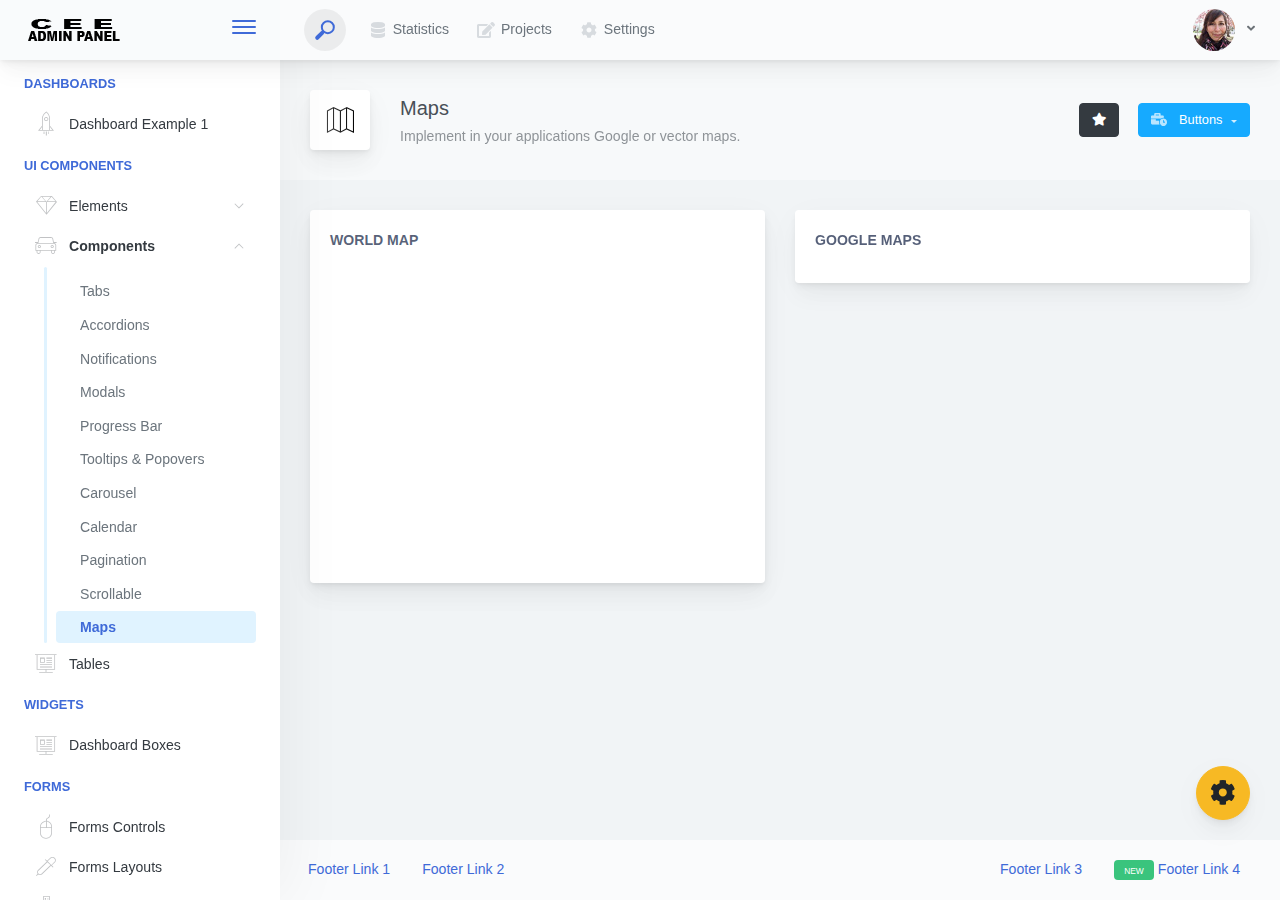
<file: Web/Quiz/CEE/adminpanel/admin/components-maps.html>
<!doctype html>
<html lang="en">

<head>
    <meta charset="utf-8">
    <meta http-equiv="X-UA-Compatible" content="IE=edge">
    <meta http-equiv="Content-Language" content="en">
    <meta http-equiv="Content-Type" content="text/html; charset=utf-8"/>
    <title>Maps - Implement in your applications Google or vector maps.</title>
    <meta name="viewport" content="width=device-width, initial-scale=1, maximum-scale=1, user-scalable=no, shrink-to-fit=no" />
    <meta name="description" content="Implement in your applications Google or vector maps.">
    <meta name="msapplication-tap-highlight" content="no">
    <!--
    =========================================================
    * ArchitectUI HTML Theme Dashboard - v1.0.0
    =========================================================
    * Product Page: https://dashboardpack.com
    * Copyright 2019 DashboardPack (https://dashboardpack.com)
    * Licensed under MIT (https://github.com/DashboardPack/architectui-html-theme-free/blob/master/LICENSE)
    =========================================================
    * The above copyright notice and this permission notice shall be included in all copies or substantial portions of the Software.
    -->
<link href="./main.css" rel="stylesheet"></head>
<body>
    <div class="app-container app-theme-white body-tabs-shadow fixed-sidebar fixed-header">
        <div class="app-header header-shadow">
            <div class="app-header__logo">
                <div class="logo-src"></div>
                <div class="header__pane ml-auto">
                    <div>
                        <button type="button" class="hamburger close-sidebar-btn hamburger--elastic" data-class="closed-sidebar">
                            <span class="hamburger-box">
                                <span class="hamburger-inner"></span>
                            </span>
                        </button>
                    </div>
                </div>
            </div>
            <div class="app-header__mobile-menu">
                <div>
                    <button type="button" class="hamburger hamburger--elastic mobile-toggle-nav">
                        <span class="hamburger-box">
                            <span class="hamburger-inner"></span>
                        </span>
                    </button>
                </div>
            </div>
            <div class="app-header__menu">
                <span>
                    <button type="button" class="btn-icon btn-icon-only btn btn-primary btn-sm mobile-toggle-header-nav">
                        <span class="btn-icon-wrapper">
                            <i class="fa fa-ellipsis-v fa-w-6"></i>
                        </span>
                    </button>
                </span>
            </div>    <div class="app-header__content">
                <div class="app-header-left">
                    <div class="search-wrapper">
                        <div class="input-holder">
                            <input type="text" class="search-input" placeholder="Type to search">
                            <button class="search-icon"><span></span></button>
                        </div>
                        <button class="close"></button>
                    </div>
                    <ul class="header-menu nav">
                        <li class="nav-item">
                            <a href="javascript:void(0);" class="nav-link">
                                <i class="nav-link-icon fa fa-database"> </i>
                                Statistics
                            </a>
                        </li>
                        <li class="btn-group nav-item">
                            <a href="javascript:void(0);" class="nav-link">
                                <i class="nav-link-icon fa fa-edit"></i>
                                Projects
                            </a>
                        </li>
                        <li class="dropdown nav-item">
                            <a href="javascript:void(0);" class="nav-link">
                                <i class="nav-link-icon fa fa-cog"></i>
                                Settings
                            </a>
                        </li>
                    </ul>        </div>
                <div class="app-header-right">
                    <div class="header-btn-lg pr-0">
                        <div class="widget-content p-0">
                            <div class="widget-content-wrapper">
                                <div class="widget-content-left">
                                    <div class="btn-group">
                                        <a data-toggle="dropdown" aria-haspopup="true" aria-expanded="false" class="p-0 btn">
                                            <img width="42" class="rounded-circle" src="assets/images/avatars/1.jpg" alt="">
                                            <i class="fa fa-angle-down ml-2 opacity-8"></i>
                                        </a>
                                        <div tabindex="-1" role="menu" aria-hidden="true" class="dropdown-menu dropdown-menu-right">
                                            <button type="button" tabindex="0" class="dropdown-item">User Account</button>
                                            <button type="button" tabindex="0" class="dropdown-item">Settings</button>
                                            <h6 tabindex="-1" class="dropdown-header">Header</h6>
                                            <button type="button" tabindex="0" class="dropdown-item">Actions</button>
                                            <div tabindex="-1" class="dropdown-divider"></div>
                                            <button type="button" tabindex="0" class="dropdown-item">Dividers</button>
                                        </div>
                                    </div>
                                </div>
                                <div class="widget-content-left  ml-3 header-user-info">
                                    <div class="widget-heading">
                                        Alina Mclourd
                                    </div>
                                    <div class="widget-subheading">
                                        VP People Manager
                                    </div>
                                </div>
                                <div class="widget-content-right header-user-info ml-3">
                                    <button type="button" class="btn-shadow p-1 btn btn-primary btn-sm show-toastr-example">
                                        <i class="fa text-white fa-calendar pr-1 pl-1"></i>
                                    </button>
                                </div>
                            </div>
                        </div>
                    </div>        </div>
            </div>
        </div>        <div class="ui-theme-settings">
            <button type="button" id="TooltipDemo" class="btn-open-options btn btn-warning">
                <i class="fa fa-cog fa-w-16 fa-spin fa-2x"></i>
            </button>
            <div class="theme-settings__inner">
                <div class="scrollbar-container">
                    <div class="theme-settings__options-wrapper">
                        <h3 class="themeoptions-heading">Layout Options
                        </h3>
                        <div class="p-3">
                            <ul class="list-group">
                                <li class="list-group-item">
                                    <div class="widget-content p-0">
                                        <div class="widget-content-wrapper">
                                            <div class="widget-content-left mr-3">
                                                <div class="switch has-switch switch-container-class" data-class="fixed-header">
                                                    <div class="switch-animate switch-on">
                                                        <input type="checkbox" checked data-toggle="toggle" data-onstyle="success">
                                                    </div>
                                                </div>
                                            </div>
                                            <div class="widget-content-left">
                                                <div class="widget-heading">Fixed Header
                                                </div>
                                                <div class="widget-subheading">Makes the header top fixed, always visible!
                                                </div>
                                            </div>
                                        </div>
                                    </div>
                                </li>
                                <li class="list-group-item">
                                    <div class="widget-content p-0">
                                        <div class="widget-content-wrapper">
                                            <div class="widget-content-left mr-3">
                                                <div class="switch has-switch switch-container-class" data-class="fixed-sidebar">
                                                    <div class="switch-animate switch-on">
                                                        <input type="checkbox" checked data-toggle="toggle" data-onstyle="success">
                                                    </div>
                                                </div>
                                            </div>
                                            <div class="widget-content-left">
                                                <div class="widget-heading">Fixed Sidebar
                                                </div>
                                                <div class="widget-subheading">Makes the sidebar left fixed, always visible!
                                                </div>
                                            </div>
                                        </div>
                                    </div>
                                </li>
                                <li class="list-group-item">
                                    <div class="widget-content p-0">
                                        <div class="widget-content-wrapper">
                                            <div class="widget-content-left mr-3">
                                                <div class="switch has-switch switch-container-class" data-class="fixed-footer">
                                                    <div class="switch-animate switch-off">
                                                        <input type="checkbox" data-toggle="toggle" data-onstyle="success">
                                                    </div>
                                                </div>
                                            </div>
                                            <div class="widget-content-left">
                                                <div class="widget-heading">Fixed Footer
                                                </div>
                                                <div class="widget-subheading">Makes the app footer bottom fixed, always visible!
                                                </div>
                                            </div>
                                        </div>
                                    </div>
                                </li>
                            </ul>
                        </div>
                        <h3 class="themeoptions-heading">
                            <div>
                                Header Options
                            </div>
                            <button type="button" class="btn-pill btn-shadow btn-wide ml-auto btn btn-focus btn-sm switch-header-cs-class" data-class="">
                                Restore Default
                            </button>
                        </h3>
                        <div class="p-3">
                            <ul class="list-group">
                                <li class="list-group-item">
                                    <h5 class="pb-2">Choose Color Scheme
                                    </h5>
                                    <div class="theme-settings-swatches">
                                        <div class="swatch-holder bg-primary switch-header-cs-class" data-class="bg-primary header-text-light">
                                        </div>
                                        <div class="swatch-holder bg-secondary switch-header-cs-class" data-class="bg-secondary header-text-light">
                                        </div>
                                        <div class="swatch-holder bg-success switch-header-cs-class" data-class="bg-success header-text-dark">
                                        </div>
                                        <div class="swatch-holder bg-info switch-header-cs-class" data-class="bg-info header-text-dark">
                                        </div>
                                        <div class="swatch-holder bg-warning switch-header-cs-class" data-class="bg-warning header-text-dark">
                                        </div>
                                        <div class="swatch-holder bg-danger switch-header-cs-class" data-class="bg-danger header-text-light">
                                        </div>
                                        <div class="swatch-holder bg-light switch-header-cs-class" data-class="bg-light header-text-dark">
                                        </div>
                                        <div class="swatch-holder bg-dark switch-header-cs-class" data-class="bg-dark header-text-light">
                                        </div>
                                        <div class="swatch-holder bg-focus switch-header-cs-class" data-class="bg-focus header-text-light">
                                        </div>
                                        <div class="swatch-holder bg-alternate switch-header-cs-class" data-class="bg-alternate header-text-light">
                                        </div>
                                        <div class="divider">
                                        </div>
                                        <div class="swatch-holder bg-vicious-stance switch-header-cs-class" data-class="bg-vicious-stance header-text-light">
                                        </div>
                                        <div class="swatch-holder bg-midnight-bloom switch-header-cs-class" data-class="bg-midnight-bloom header-text-light">
                                        </div>
                                        <div class="swatch-holder bg-night-sky switch-header-cs-class" data-class="bg-night-sky header-text-light">
                                        </div>
                                        <div class="swatch-holder bg-slick-carbon switch-header-cs-class" data-class="bg-slick-carbon header-text-light">
                                        </div>
                                        <div class="swatch-holder bg-asteroid switch-header-cs-class" data-class="bg-asteroid header-text-light">
                                        </div>
                                        <div class="swatch-holder bg-royal switch-header-cs-class" data-class="bg-royal header-text-light">
                                        </div>
                                        <div class="swatch-holder bg-warm-flame switch-header-cs-class" data-class="bg-warm-flame header-text-dark">
                                        </div>
                                        <div class="swatch-holder bg-night-fade switch-header-cs-class" data-class="bg-night-fade header-text-dark">
                                        </div>
                                        <div class="swatch-holder bg-sunny-morning switch-header-cs-class" data-class="bg-sunny-morning header-text-dark">
                                        </div>
                                        <div class="swatch-holder bg-tempting-azure switch-header-cs-class" data-class="bg-tempting-azure header-text-dark">
                                        </div>
                                        <div class="swatch-holder bg-amy-crisp switch-header-cs-class" data-class="bg-amy-crisp header-text-dark">
                                        </div>
                                        <div class="swatch-holder bg-heavy-rain switch-header-cs-class" data-class="bg-heavy-rain header-text-dark">
                                        </div>
                                        <div class="swatch-holder bg-mean-fruit switch-header-cs-class" data-class="bg-mean-fruit header-text-dark">
                                        </div>
                                        <div class="swatch-holder bg-malibu-beach switch-header-cs-class" data-class="bg-malibu-beach header-text-light">
                                        </div>
                                        <div class="swatch-holder bg-deep-blue switch-header-cs-class" data-class="bg-deep-blue header-text-dark">
                                        </div>
                                        <div class="swatch-holder bg-ripe-malin switch-header-cs-class" data-class="bg-ripe-malin header-text-light">
                                        </div>
                                        <div class="swatch-holder bg-arielle-smile switch-header-cs-class" data-class="bg-arielle-smile header-text-light">
                                        </div>
                                        <div class="swatch-holder bg-plum-plate switch-header-cs-class" data-class="bg-plum-plate header-text-light">
                                        </div>
                                        <div class="swatch-holder bg-happy-fisher switch-header-cs-class" data-class="bg-happy-fisher header-text-dark">
                                        </div>
                                        <div class="swatch-holder bg-happy-itmeo switch-header-cs-class" data-class="bg-happy-itmeo header-text-light">
                                        </div>
                                        <div class="swatch-holder bg-mixed-hopes switch-header-cs-class" data-class="bg-mixed-hopes header-text-light">
                                        </div>
                                        <div class="swatch-holder bg-strong-bliss switch-header-cs-class" data-class="bg-strong-bliss header-text-light">
                                        </div>
                                        <div class="swatch-holder bg-grow-early switch-header-cs-class" data-class="bg-grow-early header-text-light">
                                        </div>
                                        <div class="swatch-holder bg-love-kiss switch-header-cs-class" data-class="bg-love-kiss header-text-light">
                                        </div>
                                        <div class="swatch-holder bg-premium-dark switch-header-cs-class" data-class="bg-premium-dark header-text-light">
                                        </div>
                                        <div class="swatch-holder bg-happy-green switch-header-cs-class" data-class="bg-happy-green header-text-light">
                                        </div>
                                    </div>
                                </li>
                            </ul>
                        </div>
                        <h3 class="themeoptions-heading">
                            <div>Sidebar Options</div>
                            <button type="button" class="btn-pill btn-shadow btn-wide ml-auto btn btn-focus btn-sm switch-sidebar-cs-class" data-class="">
                                Restore Default
                            </button>
                        </h3>
                        <div class="p-3">
                            <ul class="list-group">
                                <li class="list-group-item">
                                    <h5 class="pb-2">Choose Color Scheme
                                    </h5>
                                    <div class="theme-settings-swatches">
                                        <div class="swatch-holder bg-primary switch-sidebar-cs-class" data-class="bg-primary sidebar-text-light">
                                        </div>
                                        <div class="swatch-holder bg-secondary switch-sidebar-cs-class" data-class="bg-secondary sidebar-text-light">
                                        </div>
                                        <div class="swatch-holder bg-success switch-sidebar-cs-class" data-class="bg-success sidebar-text-dark">
                                        </div>
                                        <div class="swatch-holder bg-info switch-sidebar-cs-class" data-class="bg-info sidebar-text-dark">
                                        </div>
                                        <div class="swatch-holder bg-warning switch-sidebar-cs-class" data-class="bg-warning sidebar-text-dark">
                                        </div>
                                        <div class="swatch-holder bg-danger switch-sidebar-cs-class" data-class="bg-danger sidebar-text-light">
                                        </div>
                                        <div class="swatch-holder bg-light switch-sidebar-cs-class" data-class="bg-light sidebar-text-dark">
                                        </div>
                                        <div class="swatch-holder bg-dark switch-sidebar-cs-class" data-class="bg-dark sidebar-text-light">
                                        </div>
                                        <div class="swatch-holder bg-focus switch-sidebar-cs-class" data-class="bg-focus sidebar-text-light">
                                        </div>
                                        <div class="swatch-holder bg-alternate switch-sidebar-cs-class" data-class="bg-alternate sidebar-text-light">
                                        </div>
                                        <div class="divider">
                                        </div>
                                        <div class="swatch-holder bg-vicious-stance switch-sidebar-cs-class" data-class="bg-vicious-stance sidebar-text-light">
                                        </div>
                                        <div class="swatch-holder bg-midnight-bloom switch-sidebar-cs-class" data-class="bg-midnight-bloom sidebar-text-light">
                                        </div>
                                        <div class="swatch-holder bg-night-sky switch-sidebar-cs-class" data-class="bg-night-sky sidebar-text-light">
                                        </div>
                                        <div class="swatch-holder bg-slick-carbon switch-sidebar-cs-class" data-class="bg-slick-carbon sidebar-text-light">
                                        </div>
                                        <div class="swatch-holder bg-asteroid switch-sidebar-cs-class" data-class="bg-asteroid sidebar-text-light">
                                        </div>
                                        <div class="swatch-holder bg-royal switch-sidebar-cs-class" data-class="bg-royal sidebar-text-light">
                                        </div>
                                        <div class="swatch-holder bg-warm-flame switch-sidebar-cs-class" data-class="bg-warm-flame sidebar-text-dark">
                                        </div>
                                        <div class="swatch-holder bg-night-fade switch-sidebar-cs-class" data-class="bg-night-fade sidebar-text-dark">
                                        </div>
                                        <div class="swatch-holder bg-sunny-morning switch-sidebar-cs-class" data-class="bg-sunny-morning sidebar-text-dark">
                                        </div>
                                        <div class="swatch-holder bg-tempting-azure switch-sidebar-cs-class" data-class="bg-tempting-azure sidebar-text-dark">
                                        </div>
                                        <div class="swatch-holder bg-amy-crisp switch-sidebar-cs-class" data-class="bg-amy-crisp sidebar-text-dark">
                                        </div>
                                        <div class="swatch-holder bg-heavy-rain switch-sidebar-cs-class" data-class="bg-heavy-rain sidebar-text-dark">
                                        </div>
                                        <div class="swatch-holder bg-mean-fruit switch-sidebar-cs-class" data-class="bg-mean-fruit sidebar-text-dark">
                                        </div>
                                        <div class="swatch-holder bg-malibu-beach switch-sidebar-cs-class" data-class="bg-malibu-beach sidebar-text-light">
                                        </div>
                                        <div class="swatch-holder bg-deep-blue switch-sidebar-cs-class" data-class="bg-deep-blue sidebar-text-dark">
                                        </div>
                                        <div class="swatch-holder bg-ripe-malin switch-sidebar-cs-class" data-class="bg-ripe-malin sidebar-text-light">
                                        </div>
                                        <div class="swatch-holder bg-arielle-smile switch-sidebar-cs-class" data-class="bg-arielle-smile sidebar-text-light">
                                        </div>
                                        <div class="swatch-holder bg-plum-plate switch-sidebar-cs-class" data-class="bg-plum-plate sidebar-text-light">
                                        </div>
                                        <div class="swatch-holder bg-happy-fisher switch-sidebar-cs-class" data-class="bg-happy-fisher sidebar-text-dark">
                                        </div>
                                        <div class="swatch-holder bg-happy-itmeo switch-sidebar-cs-class" data-class="bg-happy-itmeo sidebar-text-light">
                                        </div>
                                        <div class="swatch-holder bg-mixed-hopes switch-sidebar-cs-class" data-class="bg-mixed-hopes sidebar-text-light">
                                        </div>
                                        <div class="swatch-holder bg-strong-bliss switch-sidebar-cs-class" data-class="bg-strong-bliss sidebar-text-light">
                                        </div>
                                        <div class="swatch-holder bg-grow-early switch-sidebar-cs-class" data-class="bg-grow-early sidebar-text-light">
                                        </div>
                                        <div class="swatch-holder bg-love-kiss switch-sidebar-cs-class" data-class="bg-love-kiss sidebar-text-light">
                                        </div>
                                        <div class="swatch-holder bg-premium-dark switch-sidebar-cs-class" data-class="bg-premium-dark sidebar-text-light">
                                        </div>
                                        <div class="swatch-holder bg-happy-green switch-sidebar-cs-class" data-class="bg-happy-green sidebar-text-light">
                                        </div>
                                    </div>
                                </li>
                            </ul>
                        </div>
                        <h3 class="themeoptions-heading">
                            <div>Main Content Options</div>
                            <button type="button" class="btn-pill btn-shadow btn-wide ml-auto active btn btn-focus btn-sm">Restore Default
                            </button>
                        </h3>
                        <div class="p-3">
                            <ul class="list-group">
                                <li class="list-group-item">
                                    <h5 class="pb-2">Page Section Tabs
                                    </h5>
                                    <div class="theme-settings-swatches">
                                        <div role="group" class="mt-2 btn-group">
                                            <button type="button" class="btn-wide btn-shadow btn-primary btn btn-secondary switch-theme-class" data-class="body-tabs-line">
                                                Line
                                            </button>
                                            <button type="button" class="btn-wide btn-shadow btn-primary active btn btn-secondary switch-theme-class" data-class="body-tabs-shadow">
                                                Shadow
                                            </button>
                                        </div>
                                    </div>
                                </li>
                            </ul>
                        </div>
                    </div>
                </div>
            </div>
        </div>        <div class="app-main">
                <div class="app-sidebar sidebar-shadow">
                    <div class="app-header__logo">
                        <div class="logo-src"></div>
                        <div class="header__pane ml-auto">
                            <div>
                                <button type="button" class="hamburger close-sidebar-btn hamburger--elastic" data-class="closed-sidebar">
                                    <span class="hamburger-box">
                                        <span class="hamburger-inner"></span>
                                    </span>
                                </button>
                            </div>
                        </div>
                    </div>
                    <div class="app-header__mobile-menu">
                        <div>
                            <button type="button" class="hamburger hamburger--elastic mobile-toggle-nav">
                                <span class="hamburger-box">
                                    <span class="hamburger-inner"></span>
                                </span>
                            </button>
                        </div>
                    </div>
                    <div class="app-header__menu">
                        <span>
                            <button type="button" class="btn-icon btn-icon-only btn btn-primary btn-sm mobile-toggle-header-nav">
                                <span class="btn-icon-wrapper">
                                    <i class="fa fa-ellipsis-v fa-w-6"></i>
                                </span>
                            </button>
                        </span>
                    </div>    <div class="scrollbar-sidebar">
                        <div class="app-sidebar__inner">
                            <ul class="vertical-nav-menu">
                                <li class="app-sidebar__heading">Dashboards</li>
                                <li>
                                    <a href="index.html">
                                        <i class="metismenu-icon pe-7s-rocket"></i>
                                        Dashboard Example 1
                                    </a>
                                </li>
                                <li class="app-sidebar__heading">UI Components</li>
                                <li
                                    
                                    
                                    
                                    
                                    
                                    
                                    
                                    
                                >
                                    <a href="#">
                                        <i class="metismenu-icon pe-7s-diamond"></i>
                                        Elements
                                        <i class="metismenu-state-icon pe-7s-angle-down caret-left"></i>
                                    </a>
                                    <ul
                                        
                                        
                                        
                                        
                                        
                                        
                                        
                                        
                                    >
                                        <li>
                                            <a href="elements-buttons-standard.html">
                                                <i class="metismenu-icon"></i>
                                                Buttons
                                            </a>
                                        </li>
                                        <li>
                                            <a href="elements-dropdowns.html">
                                                <i class="metismenu-icon">
                                                </i>Dropdowns
                                            </a>
                                        </li>
                                        <li>
                                            <a href="elements-icons.html">
                                                <i class="metismenu-icon">
                                                </i>Icons
                                            </a>
                                        </li>
                                        <li>
                                            <a href="elements-badges-labels.html">
                                                <i class="metismenu-icon">
                                                </i>Badges
                                            </a>
                                        </li>
                                        <li>
                                            <a href="elements-cards.html">
                                                <i class="metismenu-icon">
                                                </i>Cards
                                            </a>
                                        </li>
                                        <li>
                                            <a href="elements-list-group.html">
                                                <i class="metismenu-icon">
                                                </i>List Groups
                                            </a>
                                        </li>
                                        <li>
                                            <a href="elements-navigation.html">
                                                <i class="metismenu-icon">
                                                </i>Navigation Menus
                                            </a>
                                        </li>
                                        <li>
                                            <a href="elements-utilities.html">
                                                <i class="metismenu-icon">
                                                </i>Utilities
                                            </a>
                                        </li>
                                    </ul>
                                </li>
                                <li
                                    
                                    
                                    
                                    
                                    
                                    
                                    
                                    
                                    
                                    
                                     class="mm-active"
                                >
                                    <a href="#">
                                        <i class="metismenu-icon pe-7s-car"></i>
                                        Components
                                        <i class="metismenu-state-icon pe-7s-angle-down caret-left"></i>
                                    </a>
                                    <ul
                                        
                                        
                                        
                                        
                                        
                                        
                                        
                                        
                                        
                                        
                                         class="mm-show"
                                    >
                                        <li>
                                            <a href="components-tabs.html">
                                                <i class="metismenu-icon">
                                                </i>Tabs
                                            </a>
                                        </li>
                                        <li>
                                            <a href="components-accordions.html">
                                                <i class="metismenu-icon">
                                                </i>Accordions
                                            </a>
                                        </li>
                                        <li>
                                            <a href="components-notifications.html">
                                                <i class="metismenu-icon">
                                                </i>Notifications
                                            </a>
                                        </li>
                                        <li>
                                            <a href="components-modals.html">
                                                <i class="metismenu-icon">
                                                </i>Modals
                                            </a>
                                        </li>
                                        <li>
                                            <a href="components-progress-bar.html">
                                                <i class="metismenu-icon">
                                                </i>Progress Bar
                                            </a>
                                        </li>
                                        <li>
                                            <a href="components-tooltips-popovers.html">
                                                <i class="metismenu-icon">
                                                </i>Tooltips &amp; Popovers
                                            </a>
                                        </li>
                                        <li>
                                            <a href="components-carousel.html">
                                                <i class="metismenu-icon">
                                                </i>Carousel
                                            </a>
                                        </li>
                                        <li>
                                            <a href="components-calendar.html">
                                                <i class="metismenu-icon">
                                                </i>Calendar
                                            </a>
                                        </li>
                                        <li>
                                            <a href="components-pagination.html">
                                                <i class="metismenu-icon">
                                                </i>Pagination
                                            </a>
                                        </li>
                                        <li>
                                            <a href="components-scrollable-elements.html">
                                                <i class="metismenu-icon">
                                                </i>Scrollable
                                            </a>
                                        </li>
                                        <li>
                                            <a href="components-maps.html" class="mm-active">
                                                <i class="metismenu-icon">
                                                </i>Maps
                                            </a>
                                        </li>
                                    </ul>
                                </li>
                                <li  >
                                    <a href="tables-regular.html">
                                        <i class="metismenu-icon pe-7s-display2"></i>
                                        Tables
                                    </a>
                                </li>
                                <li class="app-sidebar__heading">Widgets</li>
                                <li>
                                    <a href="dashboard-boxes.html">
                                        <i class="metismenu-icon pe-7s-display2"></i>
                                        Dashboard Boxes
                                    </a>
                                </li>
                                <li class="app-sidebar__heading">Forms</li>
                                <li>
                                    <a href="forms-controls.html">
                                        <i class="metismenu-icon pe-7s-mouse">
                                        </i>Forms Controls
                                    </a>
                                </li>
                                <li>
                                    <a href="forms-layouts.html">
                                        <i class="metismenu-icon pe-7s-eyedropper">
                                        </i>Forms Layouts
                                    </a>
                                </li>
                                <li>
                                    <a href="forms-validation.html">
                                        <i class="metismenu-icon pe-7s-pendrive">
                                        </i>Forms Validation
                                    </a>
                                </li>
                                <li class="app-sidebar__heading">Charts</li>
                                <li>
                                    <a href="charts-chartjs.html">
                                        <i class="metismenu-icon pe-7s-graph2">
                                        </i>ChartJS
                                    </a>
                                </li>
                                <li class="app-sidebar__heading">PRO Version</li>
                                <li>
                                    <a href="https://dashboardpack.com/theme-details/architectui-dashboard-html-pro/" target="_blank">
                                        <i class="metismenu-icon pe-7s-graph2">
                                        </i>
                                        Upgrade to PRO
                                    </a>
                                </li>
                            </ul>
                        </div>
                    </div>
                </div>    <div class="app-main__outer">
                    <div class="app-main__inner">
                        <div class="app-page-title">
                            <div class="page-title-wrapper">
                                <div class="page-title-heading">
                                    <div class="page-title-icon">
                                        <i class="pe-7s-map icon-gradient bg-premium-dark">
                                        </i>
                                    </div>
                                    <div>Maps
                                        <div class="page-title-subheading">Implement in your applications Google or vector maps.
                                        </div>
                                    </div>
                                </div>
                                <div class="page-title-actions">
                                    <button type="button" data-toggle="tooltip" title="Example Tooltip" data-placement="bottom" class="btn-shadow mr-3 btn btn-dark">
                                        <i class="fa fa-star"></i>
                                    </button>
                                    <div class="d-inline-block dropdown">
                                        <button type="button" data-toggle="dropdown" aria-haspopup="true" aria-expanded="false" class="btn-shadow dropdown-toggle btn btn-info">
                                            <span class="btn-icon-wrapper pr-2 opacity-7">
                                                <i class="fa fa-business-time fa-w-20"></i>
                                            </span>
                                            Buttons
                                        </button>
                                        <div tabindex="-1" role="menu" aria-hidden="true" class="dropdown-menu dropdown-menu-right">
                                            <ul class="nav flex-column">
                                                <li class="nav-item">
                                                    <a href="javascript:void(0);" class="nav-link">
                                                        <i class="nav-link-icon lnr-inbox"></i>
                                                        <span>
                                                            Inbox
                                                        </span>
                                                        <div class="ml-auto badge badge-pill badge-secondary">86</div>
                                                    </a>
                                                </li>
                                                <li class="nav-item">
                                                    <a href="javascript:void(0);" class="nav-link">
                                                        <i class="nav-link-icon lnr-book"></i>
                                                        <span>
                                                            Book
                                                        </span>
                                                        <div class="ml-auto badge badge-pill badge-danger">5</div>
                                                    </a>
                                                </li>
                                                <li class="nav-item">
                                                    <a href="javascript:void(0);" class="nav-link">
                                                        <i class="nav-link-icon lnr-picture"></i>
                                                        <span>
                                                            Picture
                                                        </span>
                                                    </a>
                                                </li>
                                                <li class="nav-item">
                                                    <a disabled href="javascript:void(0);" class="nav-link disabled">
                                                        <i class="nav-link-icon lnr-file-empty"></i>
                                                        <span>
                                                            File Disabled
                                                        </span>
                                                    </a>
                                                </li>
                                            </ul>
                                        </div>
                                    </div>
                                </div>    </div>
                        </div>            <div class="row">
                            <div class="col-md-6">
                                <div class="main-card mb-3 card">
                                    <div class="card-body">
                                        <div class="card-title">World Map</div>
                                        <div id="world-map-gdp" style="width: 100%; height: 300px;"></div>
                                    </div>
                                </div>
                            </div>
                            <div class="col-md-6">
                                <div class="main-card mb-3 card">
                                    <div class="card-body">
                                        <div class="card-title">Google Maps</div>
                                        <div id="gmap-example"></div>
                                    </div>
                                </div>
                            </div>
                        </div>
                    </div>
                    <div class="app-wrapper-footer">
                        <div class="app-footer">
                            <div class="app-footer__inner">
                                <div class="app-footer-left">
                                    <ul class="nav">
                                        <li class="nav-item">
                                            <a href="javascript:void(0);" class="nav-link">
                                                Footer Link 1
                                            </a>
                                        </li>
                                        <li class="nav-item">
                                            <a href="javascript:void(0);" class="nav-link">
                                                Footer Link 2
                                            </a>
                                        </li>
                                    </ul>
                                </div>
                                <div class="app-footer-right">
                                    <ul class="nav">
                                        <li class="nav-item">
                                            <a href="javascript:void(0);" class="nav-link">
                                                Footer Link 3
                                            </a>
                                        </li>
                                        <li class="nav-item">
                                            <a href="javascript:void(0);" class="nav-link">
                                                <div class="badge badge-success mr-1 ml-0">
                                                    <small>NEW</small>
                                                </div>
                                                Footer Link 4
                                            </a>
                                        </li>
                                    </ul>
                                </div>
                            </div>
                        </div>
                    </div>    </div>
                <script src="http://maps.google.com/maps/api/js?sensor=true"></script>
        </div>
    </div>
<script type="text/javascript" src="./assets/scripts/main.js"></script></body>
</html>
</file>
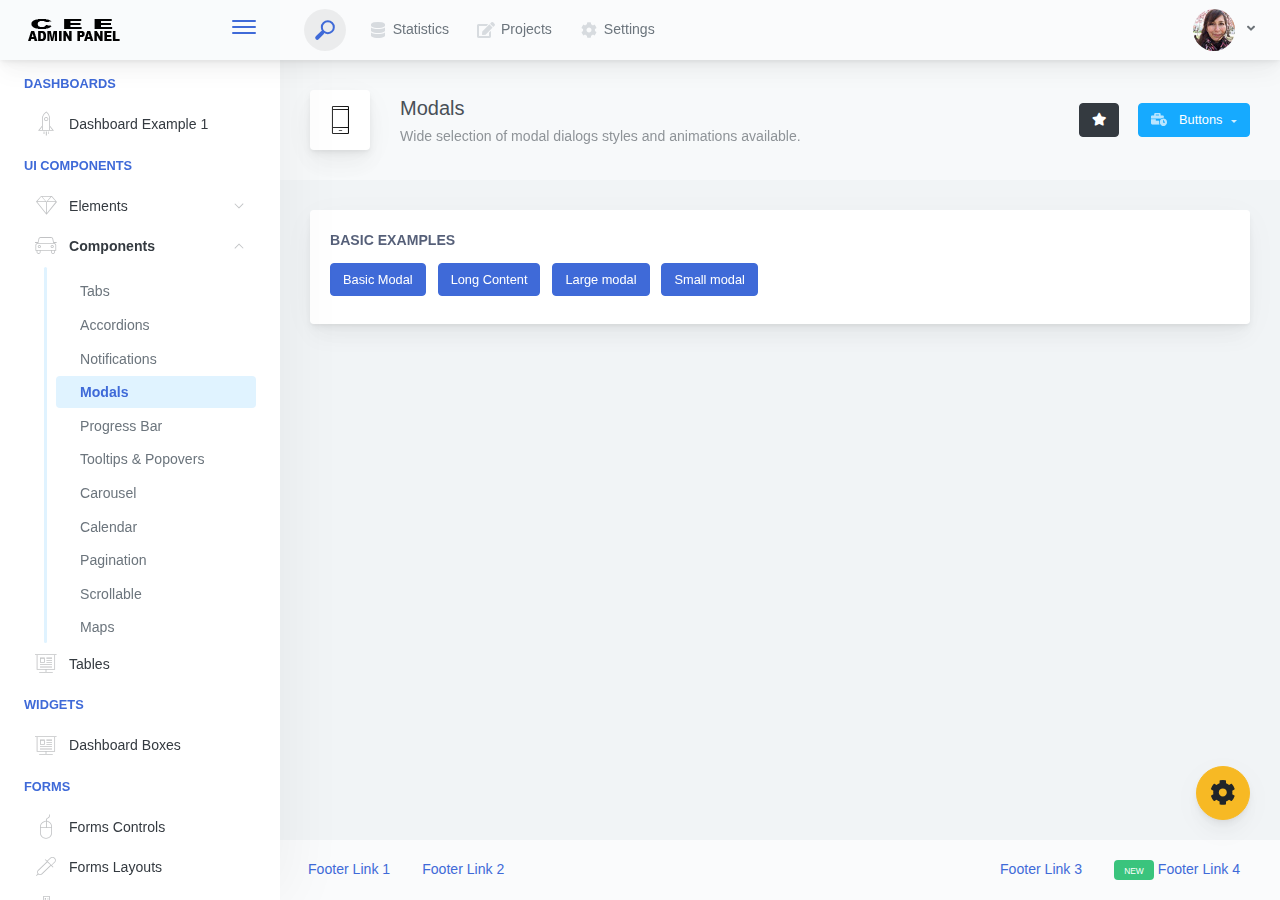
<file: Web/Quiz/CEE/adminpanel/admin/components-modals.html>
<!doctype html>
<html lang="en">

<head>
    <meta charset="utf-8">
    <meta http-equiv="X-UA-Compatible" content="IE=edge">
    <meta http-equiv="Content-Language" content="en">
    <meta http-equiv="Content-Type" content="text/html; charset=utf-8"/>
    <title>Modals - Wide selection of modal dialogs styles and animations available.</title>
    <meta name="viewport" content="width=device-width, initial-scale=1, maximum-scale=1, user-scalable=no, shrink-to-fit=no" />
    <meta name="description" content="Wide selection of modal dialogs styles and animations available.">
    <meta name="msapplication-tap-highlight" content="no">
    <!--
    =========================================================
    * ArchitectUI HTML Theme Dashboard - v1.0.0
    =========================================================
    * Product Page: https://dashboardpack.com
    * Copyright 2019 DashboardPack (https://dashboardpack.com)
    * Licensed under MIT (https://github.com/DashboardPack/architectui-html-theme-free/blob/master/LICENSE)
    =========================================================
    * The above copyright notice and this permission notice shall be included in all copies or substantial portions of the Software.
    -->
<link href="./main.css" rel="stylesheet"></head>
<body>
    <div class="app-container app-theme-white body-tabs-shadow fixed-sidebar fixed-header">
        <div class="app-header header-shadow">
            <div class="app-header__logo">
                <div class="logo-src"></div>
                <div class="header__pane ml-auto">
                    <div>
                        <button type="button" class="hamburger close-sidebar-btn hamburger--elastic" data-class="closed-sidebar">
                            <span class="hamburger-box">
                                <span class="hamburger-inner"></span>
                            </span>
                        </button>
                    </div>
                </div>
            </div>
            <div class="app-header__mobile-menu">
                <div>
                    <button type="button" class="hamburger hamburger--elastic mobile-toggle-nav">
                        <span class="hamburger-box">
                            <span class="hamburger-inner"></span>
                        </span>
                    </button>
                </div>
            </div>
            <div class="app-header__menu">
                <span>
                    <button type="button" class="btn-icon btn-icon-only btn btn-primary btn-sm mobile-toggle-header-nav">
                        <span class="btn-icon-wrapper">
                            <i class="fa fa-ellipsis-v fa-w-6"></i>
                        </span>
                    </button>
                </span>
            </div>    <div class="app-header__content">
                <div class="app-header-left">
                    <div class="search-wrapper">
                        <div class="input-holder">
                            <input type="text" class="search-input" placeholder="Type to search">
                            <button class="search-icon"><span></span></button>
                        </div>
                        <button class="close"></button>
                    </div>
                    <ul class="header-menu nav">
                        <li class="nav-item">
                            <a href="javascript:void(0);" class="nav-link">
                                <i class="nav-link-icon fa fa-database"> </i>
                                Statistics
                            </a>
                        </li>
                        <li class="btn-group nav-item">
                            <a href="javascript:void(0);" class="nav-link">
                                <i class="nav-link-icon fa fa-edit"></i>
                                Projects
                            </a>
                        </li>
                        <li class="dropdown nav-item">
                            <a href="javascript:void(0);" class="nav-link">
                                <i class="nav-link-icon fa fa-cog"></i>
                                Settings
                            </a>
                        </li>
                    </ul>        </div>
                <div class="app-header-right">
                    <div class="header-btn-lg pr-0">
                        <div class="widget-content p-0">
                            <div class="widget-content-wrapper">
                                <div class="widget-content-left">
                                    <div class="btn-group">
                                        <a data-toggle="dropdown" aria-haspopup="true" aria-expanded="false" class="p-0 btn">
                                            <img width="42" class="rounded-circle" src="assets/images/avatars/1.jpg" alt="">
                                            <i class="fa fa-angle-down ml-2 opacity-8"></i>
                                        </a>
                                        <div tabindex="-1" role="menu" aria-hidden="true" class="dropdown-menu dropdown-menu-right">
                                            <button type="button" tabindex="0" class="dropdown-item">User Account</button>
                                            <button type="button" tabindex="0" class="dropdown-item">Settings</button>
                                            <h6 tabindex="-1" class="dropdown-header">Header</h6>
                                            <button type="button" tabindex="0" class="dropdown-item">Actions</button>
                                            <div tabindex="-1" class="dropdown-divider"></div>
                                            <button type="button" tabindex="0" class="dropdown-item">Dividers</button>
                                        </div>
                                    </div>
                                </div>
                                <div class="widget-content-left  ml-3 header-user-info">
                                    <div class="widget-heading">
                                        Alina Mclourd
                                    </div>
                                    <div class="widget-subheading">
                                        VP People Manager
                                    </div>
                                </div>
                                <div class="widget-content-right header-user-info ml-3">
                                    <button type="button" class="btn-shadow p-1 btn btn-primary btn-sm show-toastr-example">
                                        <i class="fa text-white fa-calendar pr-1 pl-1"></i>
                                    </button>
                                </div>
                            </div>
                        </div>
                    </div>        </div>
            </div>
        </div>        <div class="ui-theme-settings">
            <button type="button" id="TooltipDemo" class="btn-open-options btn btn-warning">
                <i class="fa fa-cog fa-w-16 fa-spin fa-2x"></i>
            </button>
            <div class="theme-settings__inner">
                <div class="scrollbar-container">
                    <div class="theme-settings__options-wrapper">
                        <h3 class="themeoptions-heading">Layout Options
                        </h3>
                        <div class="p-3">
                            <ul class="list-group">
                                <li class="list-group-item">
                                    <div class="widget-content p-0">
                                        <div class="widget-content-wrapper">
                                            <div class="widget-content-left mr-3">
                                                <div class="switch has-switch switch-container-class" data-class="fixed-header">
                                                    <div class="switch-animate switch-on">
                                                        <input type="checkbox" checked data-toggle="toggle" data-onstyle="success">
                                                    </div>
                                                </div>
                                            </div>
                                            <div class="widget-content-left">
                                                <div class="widget-heading">Fixed Header
                                                </div>
                                                <div class="widget-subheading">Makes the header top fixed, always visible!
                                                </div>
                                            </div>
                                        </div>
                                    </div>
                                </li>
                                <li class="list-group-item">
                                    <div class="widget-content p-0">
                                        <div class="widget-content-wrapper">
                                            <div class="widget-content-left mr-3">
                                                <div class="switch has-switch switch-container-class" data-class="fixed-sidebar">
                                                    <div class="switch-animate switch-on">
                                                        <input type="checkbox" checked data-toggle="toggle" data-onstyle="success">
                                                    </div>
                                                </div>
                                            </div>
                                            <div class="widget-content-left">
                                                <div class="widget-heading">Fixed Sidebar
                                                </div>
                                                <div class="widget-subheading">Makes the sidebar left fixed, always visible!
                                                </div>
                                            </div>
                                        </div>
                                    </div>
                                </li>
                                <li class="list-group-item">
                                    <div class="widget-content p-0">
                                        <div class="widget-content-wrapper">
                                            <div class="widget-content-left mr-3">
                                                <div class="switch has-switch switch-container-class" data-class="fixed-footer">
                                                    <div class="switch-animate switch-off">
                                                        <input type="checkbox" data-toggle="toggle" data-onstyle="success">
                                                    </div>
                                                </div>
                                            </div>
                                            <div class="widget-content-left">
                                                <div class="widget-heading">Fixed Footer
                                                </div>
                                                <div class="widget-subheading">Makes the app footer bottom fixed, always visible!
                                                </div>
                                            </div>
                                        </div>
                                    </div>
                                </li>
                            </ul>
                        </div>
                        <h3 class="themeoptions-heading">
                            <div>
                                Header Options
                            </div>
                            <button type="button" class="btn-pill btn-shadow btn-wide ml-auto btn btn-focus btn-sm switch-header-cs-class" data-class="">
                                Restore Default
                            </button>
                        </h3>
                        <div class="p-3">
                            <ul class="list-group">
                                <li class="list-group-item">
                                    <h5 class="pb-2">Choose Color Scheme
                                    </h5>
                                    <div class="theme-settings-swatches">
                                        <div class="swatch-holder bg-primary switch-header-cs-class" data-class="bg-primary header-text-light">
                                        </div>
                                        <div class="swatch-holder bg-secondary switch-header-cs-class" data-class="bg-secondary header-text-light">
                                        </div>
                                        <div class="swatch-holder bg-success switch-header-cs-class" data-class="bg-success header-text-dark">
                                        </div>
                                        <div class="swatch-holder bg-info switch-header-cs-class" data-class="bg-info header-text-dark">
                                        </div>
                                        <div class="swatch-holder bg-warning switch-header-cs-class" data-class="bg-warning header-text-dark">
                                        </div>
                                        <div class="swatch-holder bg-danger switch-header-cs-class" data-class="bg-danger header-text-light">
                                        </div>
                                        <div class="swatch-holder bg-light switch-header-cs-class" data-class="bg-light header-text-dark">
                                        </div>
                                        <div class="swatch-holder bg-dark switch-header-cs-class" data-class="bg-dark header-text-light">
                                        </div>
                                        <div class="swatch-holder bg-focus switch-header-cs-class" data-class="bg-focus header-text-light">
                                        </div>
                                        <div class="swatch-holder bg-alternate switch-header-cs-class" data-class="bg-alternate header-text-light">
                                        </div>
                                        <div class="divider">
                                        </div>
                                        <div class="swatch-holder bg-vicious-stance switch-header-cs-class" data-class="bg-vicious-stance header-text-light">
                                        </div>
                                        <div class="swatch-holder bg-midnight-bloom switch-header-cs-class" data-class="bg-midnight-bloom header-text-light">
                                        </div>
                                        <div class="swatch-holder bg-night-sky switch-header-cs-class" data-class="bg-night-sky header-text-light">
                                        </div>
                                        <div class="swatch-holder bg-slick-carbon switch-header-cs-class" data-class="bg-slick-carbon header-text-light">
                                        </div>
                                        <div class="swatch-holder bg-asteroid switch-header-cs-class" data-class="bg-asteroid header-text-light">
                                        </div>
                                        <div class="swatch-holder bg-royal switch-header-cs-class" data-class="bg-royal header-text-light">
                                        </div>
                                        <div class="swatch-holder bg-warm-flame switch-header-cs-class" data-class="bg-warm-flame header-text-dark">
                                        </div>
                                        <div class="swatch-holder bg-night-fade switch-header-cs-class" data-class="bg-night-fade header-text-dark">
                                        </div>
                                        <div class="swatch-holder bg-sunny-morning switch-header-cs-class" data-class="bg-sunny-morning header-text-dark">
                                        </div>
                                        <div class="swatch-holder bg-tempting-azure switch-header-cs-class" data-class="bg-tempting-azure header-text-dark">
                                        </div>
                                        <div class="swatch-holder bg-amy-crisp switch-header-cs-class" data-class="bg-amy-crisp header-text-dark">
                                        </div>
                                        <div class="swatch-holder bg-heavy-rain switch-header-cs-class" data-class="bg-heavy-rain header-text-dark">
                                        </div>
                                        <div class="swatch-holder bg-mean-fruit switch-header-cs-class" data-class="bg-mean-fruit header-text-dark">
                                        </div>
                                        <div class="swatch-holder bg-malibu-beach switch-header-cs-class" data-class="bg-malibu-beach header-text-light">
                                        </div>
                                        <div class="swatch-holder bg-deep-blue switch-header-cs-class" data-class="bg-deep-blue header-text-dark">
                                        </div>
                                        <div class="swatch-holder bg-ripe-malin switch-header-cs-class" data-class="bg-ripe-malin header-text-light">
                                        </div>
                                        <div class="swatch-holder bg-arielle-smile switch-header-cs-class" data-class="bg-arielle-smile header-text-light">
                                        </div>
                                        <div class="swatch-holder bg-plum-plate switch-header-cs-class" data-class="bg-plum-plate header-text-light">
                                        </div>
                                        <div class="swatch-holder bg-happy-fisher switch-header-cs-class" data-class="bg-happy-fisher header-text-dark">
                                        </div>
                                        <div class="swatch-holder bg-happy-itmeo switch-header-cs-class" data-class="bg-happy-itmeo header-text-light">
                                        </div>
                                        <div class="swatch-holder bg-mixed-hopes switch-header-cs-class" data-class="bg-mixed-hopes header-text-light">
                                        </div>
                                        <div class="swatch-holder bg-strong-bliss switch-header-cs-class" data-class="bg-strong-bliss header-text-light">
                                        </div>
                                        <div class="swatch-holder bg-grow-early switch-header-cs-class" data-class="bg-grow-early header-text-light">
                                        </div>
                                        <div class="swatch-holder bg-love-kiss switch-header-cs-class" data-class="bg-love-kiss header-text-light">
                                        </div>
                                        <div class="swatch-holder bg-premium-dark switch-header-cs-class" data-class="bg-premium-dark header-text-light">
                                        </div>
                                        <div class="swatch-holder bg-happy-green switch-header-cs-class" data-class="bg-happy-green header-text-light">
                                        </div>
                                    </div>
                                </li>
                            </ul>
                        </div>
                        <h3 class="themeoptions-heading">
                            <div>Sidebar Options</div>
                            <button type="button" class="btn-pill btn-shadow btn-wide ml-auto btn btn-focus btn-sm switch-sidebar-cs-class" data-class="">
                                Restore Default
                            </button>
                        </h3>
                        <div class="p-3">
                            <ul class="list-group">
                                <li class="list-group-item">
                                    <h5 class="pb-2">Choose Color Scheme
                                    </h5>
                                    <div class="theme-settings-swatches">
                                        <div class="swatch-holder bg-primary switch-sidebar-cs-class" data-class="bg-primary sidebar-text-light">
                                        </div>
                                        <div class="swatch-holder bg-secondary switch-sidebar-cs-class" data-class="bg-secondary sidebar-text-light">
                                        </div>
                                        <div class="swatch-holder bg-success switch-sidebar-cs-class" data-class="bg-success sidebar-text-dark">
                                        </div>
                                        <div class="swatch-holder bg-info switch-sidebar-cs-class" data-class="bg-info sidebar-text-dark">
                                        </div>
                                        <div class="swatch-holder bg-warning switch-sidebar-cs-class" data-class="bg-warning sidebar-text-dark">
                                        </div>
                                        <div class="swatch-holder bg-danger switch-sidebar-cs-class" data-class="bg-danger sidebar-text-light">
                                        </div>
                                        <div class="swatch-holder bg-light switch-sidebar-cs-class" data-class="bg-light sidebar-text-dark">
                                        </div>
                                        <div class="swatch-holder bg-dark switch-sidebar-cs-class" data-class="bg-dark sidebar-text-light">
                                        </div>
                                        <div class="swatch-holder bg-focus switch-sidebar-cs-class" data-class="bg-focus sidebar-text-light">
                                        </div>
                                        <div class="swatch-holder bg-alternate switch-sidebar-cs-class" data-class="bg-alternate sidebar-text-light">
                                        </div>
                                        <div class="divider">
                                        </div>
                                        <div class="swatch-holder bg-vicious-stance switch-sidebar-cs-class" data-class="bg-vicious-stance sidebar-text-light">
                                        </div>
                                        <div class="swatch-holder bg-midnight-bloom switch-sidebar-cs-class" data-class="bg-midnight-bloom sidebar-text-light">
                                        </div>
                                        <div class="swatch-holder bg-night-sky switch-sidebar-cs-class" data-class="bg-night-sky sidebar-text-light">
                                        </div>
                                        <div class="swatch-holder bg-slick-carbon switch-sidebar-cs-class" data-class="bg-slick-carbon sidebar-text-light">
                                        </div>
                                        <div class="swatch-holder bg-asteroid switch-sidebar-cs-class" data-class="bg-asteroid sidebar-text-light">
                                        </div>
                                        <div class="swatch-holder bg-royal switch-sidebar-cs-class" data-class="bg-royal sidebar-text-light">
                                        </div>
                                        <div class="swatch-holder bg-warm-flame switch-sidebar-cs-class" data-class="bg-warm-flame sidebar-text-dark">
                                        </div>
                                        <div class="swatch-holder bg-night-fade switch-sidebar-cs-class" data-class="bg-night-fade sidebar-text-dark">
                                        </div>
                                        <div class="swatch-holder bg-sunny-morning switch-sidebar-cs-class" data-class="bg-sunny-morning sidebar-text-dark">
                                        </div>
                                        <div class="swatch-holder bg-tempting-azure switch-sidebar-cs-class" data-class="bg-tempting-azure sidebar-text-dark">
                                        </div>
                                        <div class="swatch-holder bg-amy-crisp switch-sidebar-cs-class" data-class="bg-amy-crisp sidebar-text-dark">
                                        </div>
                                        <div class="swatch-holder bg-heavy-rain switch-sidebar-cs-class" data-class="bg-heavy-rain sidebar-text-dark">
                                        </div>
                                        <div class="swatch-holder bg-mean-fruit switch-sidebar-cs-class" data-class="bg-mean-fruit sidebar-text-dark">
                                        </div>
                                        <div class="swatch-holder bg-malibu-beach switch-sidebar-cs-class" data-class="bg-malibu-beach sidebar-text-light">
                                        </div>
                                        <div class="swatch-holder bg-deep-blue switch-sidebar-cs-class" data-class="bg-deep-blue sidebar-text-dark">
                                        </div>
                                        <div class="swatch-holder bg-ripe-malin switch-sidebar-cs-class" data-class="bg-ripe-malin sidebar-text-light">
                                        </div>
                                        <div class="swatch-holder bg-arielle-smile switch-sidebar-cs-class" data-class="bg-arielle-smile sidebar-text-light">
                                        </div>
                                        <div class="swatch-holder bg-plum-plate switch-sidebar-cs-class" data-class="bg-plum-plate sidebar-text-light">
                                        </div>
                                        <div class="swatch-holder bg-happy-fisher switch-sidebar-cs-class" data-class="bg-happy-fisher sidebar-text-dark">
                                        </div>
                                        <div class="swatch-holder bg-happy-itmeo switch-sidebar-cs-class" data-class="bg-happy-itmeo sidebar-text-light">
                                        </div>
                                        <div class="swatch-holder bg-mixed-hopes switch-sidebar-cs-class" data-class="bg-mixed-hopes sidebar-text-light">
                                        </div>
                                        <div class="swatch-holder bg-strong-bliss switch-sidebar-cs-class" data-class="bg-strong-bliss sidebar-text-light">
                                        </div>
                                        <div class="swatch-holder bg-grow-early switch-sidebar-cs-class" data-class="bg-grow-early sidebar-text-light">
                                        </div>
                                        <div class="swatch-holder bg-love-kiss switch-sidebar-cs-class" data-class="bg-love-kiss sidebar-text-light">
                                        </div>
                                        <div class="swatch-holder bg-premium-dark switch-sidebar-cs-class" data-class="bg-premium-dark sidebar-text-light">
                                        </div>
                                        <div class="swatch-holder bg-happy-green switch-sidebar-cs-class" data-class="bg-happy-green sidebar-text-light">
                                        </div>
                                    </div>
                                </li>
                            </ul>
                        </div>
                        <h3 class="themeoptions-heading">
                            <div>Main Content Options</div>
                            <button type="button" class="btn-pill btn-shadow btn-wide ml-auto active btn btn-focus btn-sm">Restore Default
                            </button>
                        </h3>
                        <div class="p-3">
                            <ul class="list-group">
                                <li class="list-group-item">
                                    <h5 class="pb-2">Page Section Tabs
                                    </h5>
                                    <div class="theme-settings-swatches">
                                        <div role="group" class="mt-2 btn-group">
                                            <button type="button" class="btn-wide btn-shadow btn-primary btn btn-secondary switch-theme-class" data-class="body-tabs-line">
                                                Line
                                            </button>
                                            <button type="button" class="btn-wide btn-shadow btn-primary active btn btn-secondary switch-theme-class" data-class="body-tabs-shadow">
                                                Shadow
                                            </button>
                                        </div>
                                    </div>
                                </li>
                            </ul>
                        </div>
                    </div>
                </div>
            </div>
        </div>        <div class="app-main">
                <div class="app-sidebar sidebar-shadow">
                    <div class="app-header__logo">
                        <div class="logo-src"></div>
                        <div class="header__pane ml-auto">
                            <div>
                                <button type="button" class="hamburger close-sidebar-btn hamburger--elastic" data-class="closed-sidebar">
                                    <span class="hamburger-box">
                                        <span class="hamburger-inner"></span>
                                    </span>
                                </button>
                            </div>
                        </div>
                    </div>
                    <div class="app-header__mobile-menu">
                        <div>
                            <button type="button" class="hamburger hamburger--elastic mobile-toggle-nav">
                                <span class="hamburger-box">
                                    <span class="hamburger-inner"></span>
                                </span>
                            </button>
                        </div>
                    </div>
                    <div class="app-header__menu">
                        <span>
                            <button type="button" class="btn-icon btn-icon-only btn btn-primary btn-sm mobile-toggle-header-nav">
                                <span class="btn-icon-wrapper">
                                    <i class="fa fa-ellipsis-v fa-w-6"></i>
                                </span>
                            </button>
                        </span>
                    </div>    <div class="scrollbar-sidebar">
                        <div class="app-sidebar__inner">
                            <ul class="vertical-nav-menu">
                                <li class="app-sidebar__heading">Dashboards</li>
                                <li>
                                    <a href="index.html">
                                        <i class="metismenu-icon pe-7s-rocket"></i>
                                        Dashboard Example 1
                                    </a>
                                </li>
                                <li class="app-sidebar__heading">UI Components</li>
                                <li
                                    
                                    
                                    
                                    
                                    
                                    
                                    
                                    
                                >
                                    <a href="#">
                                        <i class="metismenu-icon pe-7s-diamond"></i>
                                        Elements
                                        <i class="metismenu-state-icon pe-7s-angle-down caret-left"></i>
                                    </a>
                                    <ul
                                        
                                        
                                        
                                        
                                        
                                        
                                        
                                        
                                    >
                                        <li>
                                            <a href="elements-buttons-standard.html">
                                                <i class="metismenu-icon"></i>
                                                Buttons
                                            </a>
                                        </li>
                                        <li>
                                            <a href="elements-dropdowns.html">
                                                <i class="metismenu-icon">
                                                </i>Dropdowns
                                            </a>
                                        </li>
                                        <li>
                                            <a href="elements-icons.html">
                                                <i class="metismenu-icon">
                                                </i>Icons
                                            </a>
                                        </li>
                                        <li>
                                            <a href="elements-badges-labels.html">
                                                <i class="metismenu-icon">
                                                </i>Badges
                                            </a>
                                        </li>
                                        <li>
                                            <a href="elements-cards.html">
                                                <i class="metismenu-icon">
                                                </i>Cards
                                            </a>
                                        </li>
                                        <li>
                                            <a href="elements-list-group.html">
                                                <i class="metismenu-icon">
                                                </i>List Groups
                                            </a>
                                        </li>
                                        <li>
                                            <a href="elements-navigation.html">
                                                <i class="metismenu-icon">
                                                </i>Navigation Menus
                                            </a>
                                        </li>
                                        <li>
                                            <a href="elements-utilities.html">
                                                <i class="metismenu-icon">
                                                </i>Utilities
                                            </a>
                                        </li>
                                    </ul>
                                </li>
                                <li
                                    
                                    
                                    
                                     class="mm-active"
                                    
                                    
                                    
                                    
                                    
                                    
                                    
                                >
                                    <a href="#">
                                        <i class="metismenu-icon pe-7s-car"></i>
                                        Components
                                        <i class="metismenu-state-icon pe-7s-angle-down caret-left"></i>
                                    </a>
                                    <ul
                                        
                                        
                                        
                                         class="mm-show"
                                        
                                        
                                        
                                        
                                        
                                        
                                        
                                    >
                                        <li>
                                            <a href="components-tabs.html">
                                                <i class="metismenu-icon">
                                                </i>Tabs
                                            </a>
                                        </li>
                                        <li>
                                            <a href="components-accordions.html">
                                                <i class="metismenu-icon">
                                                </i>Accordions
                                            </a>
                                        </li>
                                        <li>
                                            <a href="components-notifications.html">
                                                <i class="metismenu-icon">
                                                </i>Notifications
                                            </a>
                                        </li>
                                        <li>
                                            <a href="components-modals.html" class="mm-active">
                                                <i class="metismenu-icon">
                                                </i>Modals
                                            </a>
                                        </li>
                                        <li>
                                            <a href="components-progress-bar.html">
                                                <i class="metismenu-icon">
                                                </i>Progress Bar
                                            </a>
                                        </li>
                                        <li>
                                            <a href="components-tooltips-popovers.html">
                                                <i class="metismenu-icon">
                                                </i>Tooltips &amp; Popovers
                                            </a>
                                        </li>
                                        <li>
                                            <a href="components-carousel.html">
                                                <i class="metismenu-icon">
                                                </i>Carousel
                                            </a>
                                        </li>
                                        <li>
                                            <a href="components-calendar.html">
                                                <i class="metismenu-icon">
                                                </i>Calendar
                                            </a>
                                        </li>
                                        <li>
                                            <a href="components-pagination.html">
                                                <i class="metismenu-icon">
                                                </i>Pagination
                                            </a>
                                        </li>
                                        <li>
                                            <a href="components-scrollable-elements.html">
                                                <i class="metismenu-icon">
                                                </i>Scrollable
                                            </a>
                                        </li>
                                        <li>
                                            <a href="components-maps.html">
                                                <i class="metismenu-icon">
                                                </i>Maps
                                            </a>
                                        </li>
                                    </ul>
                                </li>
                                <li  >
                                    <a href="tables-regular.html">
                                        <i class="metismenu-icon pe-7s-display2"></i>
                                        Tables
                                    </a>
                                </li>
                                <li class="app-sidebar__heading">Widgets</li>
                                <li>
                                    <a href="dashboard-boxes.html">
                                        <i class="metismenu-icon pe-7s-display2"></i>
                                        Dashboard Boxes
                                    </a>
                                </li>
                                <li class="app-sidebar__heading">Forms</li>
                                <li>
                                    <a href="forms-controls.html">
                                        <i class="metismenu-icon pe-7s-mouse">
                                        </i>Forms Controls
                                    </a>
                                </li>
                                <li>
                                    <a href="forms-layouts.html">
                                        <i class="metismenu-icon pe-7s-eyedropper">
                                        </i>Forms Layouts
                                    </a>
                                </li>
                                <li>
                                    <a href="forms-validation.html">
                                        <i class="metismenu-icon pe-7s-pendrive">
                                        </i>Forms Validation
                                    </a>
                                </li>
                                <li class="app-sidebar__heading">Charts</li>
                                <li>
                                    <a href="charts-chartjs.html">
                                        <i class="metismenu-icon pe-7s-graph2">
                                        </i>ChartJS
                                    </a>
                                </li>
                                <li class="app-sidebar__heading">PRO Version</li>
                                <li>
                                    <a href="https://dashboardpack.com/theme-details/architectui-dashboard-html-pro/" target="_blank">
                                        <i class="metismenu-icon pe-7s-graph2">
                                        </i>
                                        Upgrade to PRO
                                    </a>
                                </li>
                            </ul>
                        </div>
                    </div>
                </div>    <div class="app-main__outer">
                    <div class="app-main__inner">
                        <div class="app-page-title">
                            <div class="page-title-wrapper">
                                <div class="page-title-heading">
                                    <div class="page-title-icon">
                                        <i class="pe-7s-phone icon-gradient bg-premium-dark">
                                        </i>
                                    </div>
                                    <div>Modals
                                        <div class="page-title-subheading">Wide selection of modal dialogs styles and animations available.
                                        </div>
                                    </div>
                                </div>
                                <div class="page-title-actions">
                                    <button type="button" data-toggle="tooltip" title="Example Tooltip" data-placement="bottom" class="btn-shadow mr-3 btn btn-dark">
                                        <i class="fa fa-star"></i>
                                    </button>
                                    <div class="d-inline-block dropdown">
                                        <button type="button" data-toggle="dropdown" aria-haspopup="true" aria-expanded="false" class="btn-shadow dropdown-toggle btn btn-info">
                                            <span class="btn-icon-wrapper pr-2 opacity-7">
                                                <i class="fa fa-business-time fa-w-20"></i>
                                            </span>
                                            Buttons
                                        </button>
                                        <div tabindex="-1" role="menu" aria-hidden="true" class="dropdown-menu dropdown-menu-right">
                                            <ul class="nav flex-column">
                                                <li class="nav-item">
                                                    <a href="javascript:void(0);" class="nav-link">
                                                        <i class="nav-link-icon lnr-inbox"></i>
                                                        <span>
                                                            Inbox
                                                        </span>
                                                        <div class="ml-auto badge badge-pill badge-secondary">86</div>
                                                    </a>
                                                </li>
                                                <li class="nav-item">
                                                    <a href="javascript:void(0);" class="nav-link">
                                                        <i class="nav-link-icon lnr-book"></i>
                                                        <span>
                                                            Book
                                                        </span>
                                                        <div class="ml-auto badge badge-pill badge-danger">5</div>
                                                    </a>
                                                </li>
                                                <li class="nav-item">
                                                    <a href="javascript:void(0);" class="nav-link">
                                                        <i class="nav-link-icon lnr-picture"></i>
                                                        <span>
                                                            Picture
                                                        </span>
                                                    </a>
                                                </li>
                                                <li class="nav-item">
                                                    <a disabled href="javascript:void(0);" class="nav-link disabled">
                                                        <i class="nav-link-icon lnr-file-empty"></i>
                                                        <span>
                                                            File Disabled
                                                        </span>
                                                    </a>
                                                </li>
                                            </ul>
                                        </div>
                                    </div>
                                </div>    </div>
                        </div>            <div class="row">
                            <div class="col-md-12">
                                <div class="main-card mb-3 card">
                                    <div class="card-body">
                                        <div class="card-title">Basic Examples</div>
                                        <!-- Button trigger modal -->
                                        <button type="button" class="btn mr-2 mb-2 btn-primary" data-toggle="modal" data-target="#exampleModal">
                                            Basic Modal
                                        </button>
                                        <!-- Button trigger modal -->
                                        <button type="button" class="btn mr-2 mb-2 btn-primary" data-toggle="modal" data-target="#exampleModalLong">
                                            Long Content
                                        </button>
                                        <button type="button" class="btn mr-2 mb-2 btn-primary" data-toggle="modal" data-target=".bd-example-modal-lg">Large modal</button>
                                        <button type="button" class="btn mr-2 mb-2 btn-primary" data-toggle="modal" data-target=".bd-example-modal-sm">Small modal</button>
                                    </div>
                                </div>
                            </div>
                        </div>
                    </div>
                    <div class="app-wrapper-footer">
                        <div class="app-footer">
                            <div class="app-footer__inner">
                                <div class="app-footer-left">
                                    <ul class="nav">
                                        <li class="nav-item">
                                            <a href="javascript:void(0);" class="nav-link">
                                                Footer Link 1
                                            </a>
                                        </li>
                                        <li class="nav-item">
                                            <a href="javascript:void(0);" class="nav-link">
                                                Footer Link 2
                                            </a>
                                        </li>
                                    </ul>
                                </div>
                                <div class="app-footer-right">
                                    <ul class="nav">
                                        <li class="nav-item">
                                            <a href="javascript:void(0);" class="nav-link">
                                                Footer Link 3
                                            </a>
                                        </li>
                                        <li class="nav-item">
                                            <a href="javascript:void(0);" class="nav-link">
                                                <div class="badge badge-success mr-1 ml-0">
                                                    <small>NEW</small>
                                                </div>
                                                Footer Link 4
                                            </a>
                                        </li>
                                    </ul>
                                </div>
                            </div>
                        </div>
                    </div>    </div>
        </div>
    </div>
<script type="text/javascript" src="./assets/scripts/main.js"></script></body>
</html>


<!-- Large modal -->

<div class="modal fade bd-example-modal-lg" tabindex="-1" role="dialog" aria-labelledby="myLargeModalLabel" aria-hidden="true">
    <div class="modal-dialog modal-lg">
        <div class="modal-content">
            <div class="modal-header">
                <h5 class="modal-title" id="exampleModalLongTitle">Modal title</h5>
                <button type="button" class="close" data-dismiss="modal" aria-label="Close">
                    <span aria-hidden="true">&times;</span>
                </button>
            </div>
            <div class="modal-body">
                <p>Cras mattis consectetur purus sit amet fermentum. Cras justo odio, dapibus ac facilisis in, egestas eget quam. Morbi leo risus, porta ac consectetur ac, vestibulum at eros.</p>
                <p>Praesent commodo cursus magna, vel scelerisque nisl consectetur et. Vivamus sagittis lacus vel augue laoreet rutrum faucibus dolor auctor.</p>
            </div>
            <div class="modal-footer">
                <button type="button" class="btn btn-secondary" data-dismiss="modal">Close</button>
                <button type="button" class="btn btn-primary">Save changes</button>
            </div>
        </div>
    </div>
</div>

<!-- Small modal -->

<div class="modal fade bd-example-modal-sm" tabindex="-1" role="dialog" aria-labelledby="mySmallModalLabel" aria-hidden="true">
    <div class="modal-dialog modal-sm">
        <div class="modal-content">
            <div class="modal-header">
                <h5 class="modal-title" id="exampleModalLongTitle">Modal title</h5>
                <button type="button" class="close" data-dismiss="modal" aria-label="Close">
                    <span aria-hidden="true">&times;</span>
                </button>
            </div>
            <div class="modal-body">
                <p>Praesent commodo cursus magna, vel scelerisque nisl consectetur et. Vivamus sagittis lacus vel augue laoreet rutrum faucibus dolor auctor.</p>
            </div>
            <div class="modal-footer">
                <button type="button" class="btn btn-secondary" data-dismiss="modal">Close</button>
                <button type="button" class="btn btn-primary">Save changes</button>
            </div>
        </div>
    </div>
</div>

<!-- Modal -->
<div class="modal fade" id="exampleModalLong" tabindex="-1" role="dialog" aria-labelledby="exampleModalLongTitle" aria-hidden="true">
    <div class="modal-dialog" role="document">
        <div class="modal-content">
            <div class="modal-header">
                <h5 class="modal-title" id="exampleModalLongTitle">Modal title</h5>
                <button type="button" class="close" data-dismiss="modal" aria-label="Close">
                    <span aria-hidden="true">&times;</span>
                </button>
            </div>
            <div class="modal-body">
                <p>Cras mattis consectetur purus sit amet fermentum. Cras justo odio, dapibus ac facilisis in, egestas eget quam. Morbi leo risus, porta ac consectetur ac, vestibulum at eros.</p>
                <p>Praesent commodo cursus magna, vel scelerisque nisl consectetur et. Vivamus sagittis lacus vel augue laoreet rutrum faucibus dolor auctor.</p>
                <p>Aenean lacinia bibendum nulla sed consectetur. Praesent commodo cursus magna, vel scelerisque nisl consectetur et. Donec sed odio dui. Donec ullamcorper nulla non metus auctor fringilla.</p>
                <p>Cras mattis consectetur purus sit amet fermentum. Cras justo odio, dapibus ac facilisis in, egestas eget quam. Morbi leo risus, porta ac consectetur ac, vestibulum at eros.</p>
                <p>Praesent commodo cursus magna, vel scelerisque nisl consectetur et. Vivamus sagittis lacus vel augue laoreet rutrum faucibus dolor auctor.</p>
                <p>Aenean lacinia bibendum nulla sed consectetur. Praesent commodo cursus magna, vel scelerisque nisl consectetur et. Donec sed odio dui. Donec ullamcorper nulla non metus auctor fringilla.</p>
                <p>Cras mattis consectetur purus sit amet fermentum. Cras justo odio, dapibus ac facilisis in, egestas eget quam. Morbi leo risus, porta ac consectetur ac, vestibulum at eros.</p>
                <p>Praesent commodo cursus magna, vel scelerisque nisl consectetur et. Vivamus sagittis lacus vel augue laoreet rutrum faucibus dolor auctor.</p>
                <p>Aenean lacinia bibendum nulla sed consectetur. Praesent commodo cursus magna, vel scelerisque nisl consectetur et. Donec sed odio dui. Donec ullamcorper nulla non metus auctor fringilla.</p>
                <p>Cras mattis consectetur purus sit amet fermentum. Cras justo odio, dapibus ac facilisis in, egestas eget quam. Morbi leo risus, porta ac consectetur ac, vestibulum at eros.</p>
                <p>Praesent commodo cursus magna, vel scelerisque nisl consectetur et. Vivamus sagittis lacus vel augue laoreet rutrum faucibus dolor auctor.</p>
                <p>Aenean lacinia bibendum nulla sed consectetur. Praesent commodo cursus magna, vel scelerisque nisl consectetur et. Donec sed odio dui. Donec ullamcorper nulla non metus auctor fringilla.</p>
                <p>Cras mattis consectetur purus sit amet fermentum. Cras justo odio, dapibus ac facilisis in, egestas eget quam. Morbi leo risus, porta ac consectetur ac, vestibulum at eros.</p>
                <p>Praesent commodo cursus magna, vel scelerisque nisl consectetur et. Vivamus sagittis lacus vel augue laoreet rutrum faucibus dolor auctor.</p>
                <p>Aenean lacinia bibendum nulla sed consectetur. Praesent commodo cursus magna, vel scelerisque nisl consectetur et. Donec sed odio dui. Donec ullamcorper nulla non metus auctor fringilla.</p>
                <p>Cras mattis consectetur purus sit amet fermentum. Cras justo odio, dapibus ac facilisis in, egestas eget quam. Morbi leo risus, porta ac consectetur ac, vestibulum at eros.</p>
                <p>Praesent commodo cursus magna, vel scelerisque nisl consectetur et. Vivamus sagittis lacus vel augue laoreet rutrum faucibus dolor auctor.</p>
                <p>Aenean lacinia bibendum nulla sed consectetur. Praesent commodo cursus magna, vel scelerisque nisl consectetur et. Donec sed odio dui. Donec ullamcorper nulla non metus auctor fringilla.</p>
            </div>
            <div class="modal-footer">
                <button type="button" class="btn btn-secondary" data-dismiss="modal">Close</button>
                <button type="button" class="btn btn-primary">Save changes</button>
            </div>
        </div>
    </div>
</div>
<!-- Modal -->
<div class="modal fade" id="exampleModal" tabindex="-1" role="dialog" aria-labelledby="exampleModalLabel" aria-hidden="true">
    <div class="modal-dialog" role="document">
        <div class="modal-content">
            <div class="modal-header">
                <h5 class="modal-title" id="exampleModalLabel">Modal title</h5>
                <button type="button" class="close" data-dismiss="modal" aria-label="Close">
                    <span aria-hidden="true">&times;</span>
                </button>
            </div>
            <div class="modal-body">
                <p class="mb-0">Lorem Ipsum has been the industry's standard dummy text ever since the 1500s, when an unknown printer took a galley of type and scrambled.</p>
            </div>
            <div class="modal-footer">
                <button type="button" class="btn btn-secondary" data-dismiss="modal">Close</button>
                <button type="button" class="btn btn-primary">Save changes</button>
            </div>
        </div>
    </div>
</div>
</file>
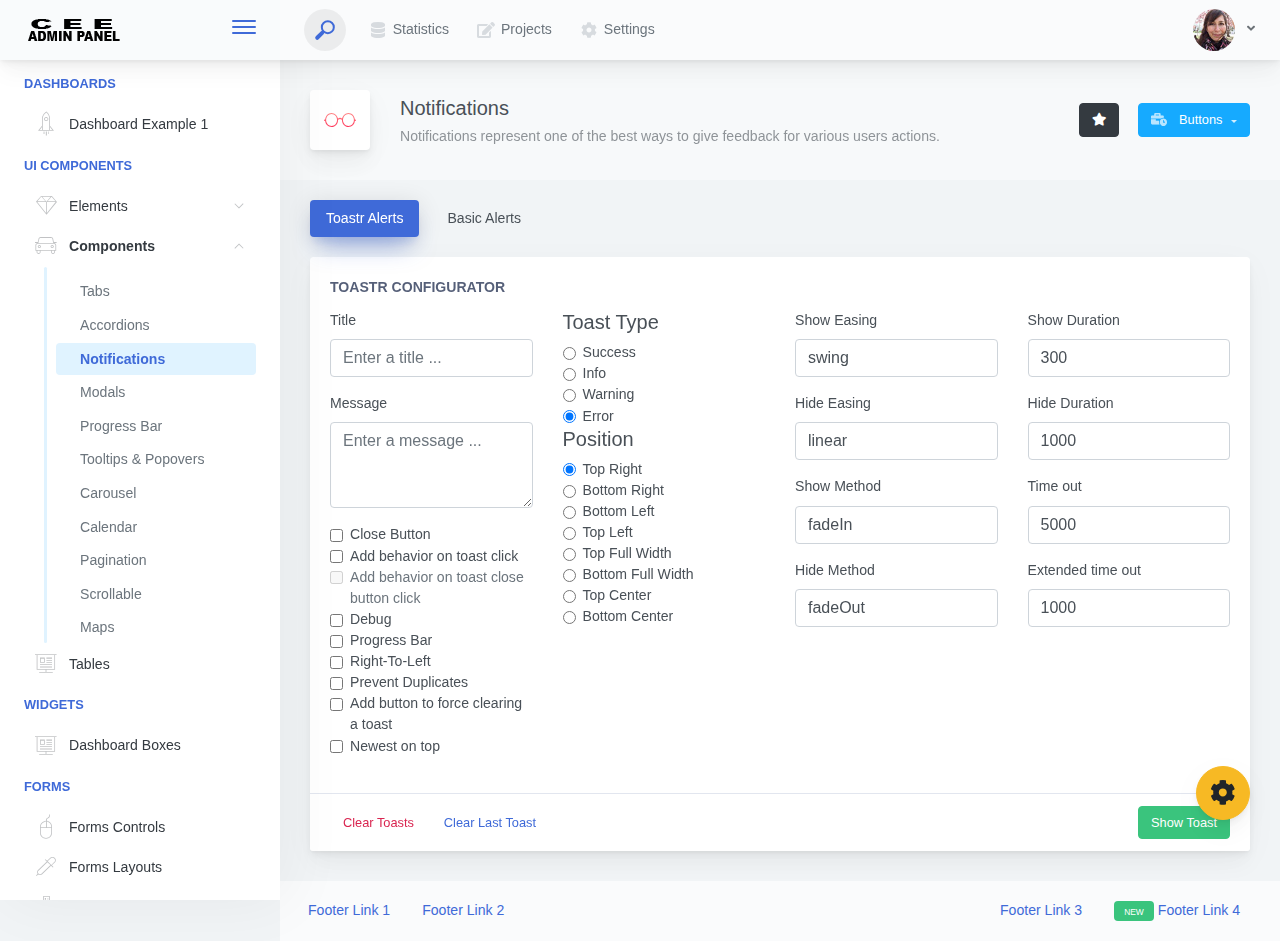
<file: Web/Quiz/CEE/adminpanel/admin/components-notifications.html>
<!doctype html>
<html lang="en">

<head>
    <meta charset="utf-8">
    <meta http-equiv="X-UA-Compatible" content="IE=edge">
    <meta http-equiv="Content-Language" content="en">
    <meta http-equiv="Content-Type" content="text/html; charset=utf-8"/>
    <title>Notifications - Notifications represent one of the best ways to give feedback for various users actions.</title>
    <meta name="viewport" content="width=device-width, initial-scale=1, maximum-scale=1, user-scalable=no, shrink-to-fit=no" />
    <meta name="description" content="Notifications represent one of the best ways to give feedback for various users actions.">
    <meta name="msapplication-tap-highlight" content="no">
    <!--
    =========================================================
    * ArchitectUI HTML Theme Dashboard - v1.0.0
    =========================================================
    * Product Page: https://dashboardpack.com
    * Copyright 2019 DashboardPack (https://dashboardpack.com)
    * Licensed under MIT (https://github.com/DashboardPack/architectui-html-theme-free/blob/master/LICENSE)
    =========================================================
    * The above copyright notice and this permission notice shall be included in all copies or substantial portions of the Software.
    -->
<link href="./main.css" rel="stylesheet"></head>
<body>
    <div class="app-container app-theme-white body-tabs-shadow fixed-sidebar fixed-header">
        <div class="app-header header-shadow">
            <div class="app-header__logo">
                <div class="logo-src"></div>
                <div class="header__pane ml-auto">
                    <div>
                        <button type="button" class="hamburger close-sidebar-btn hamburger--elastic" data-class="closed-sidebar">
                            <span class="hamburger-box">
                                <span class="hamburger-inner"></span>
                            </span>
                        </button>
                    </div>
                </div>
            </div>
            <div class="app-header__mobile-menu">
                <div>
                    <button type="button" class="hamburger hamburger--elastic mobile-toggle-nav">
                        <span class="hamburger-box">
                            <span class="hamburger-inner"></span>
                        </span>
                    </button>
                </div>
            </div>
            <div class="app-header__menu">
                <span>
                    <button type="button" class="btn-icon btn-icon-only btn btn-primary btn-sm mobile-toggle-header-nav">
                        <span class="btn-icon-wrapper">
                            <i class="fa fa-ellipsis-v fa-w-6"></i>
                        </span>
                    </button>
                </span>
            </div>    <div class="app-header__content">
                <div class="app-header-left">
                    <div class="search-wrapper">
                        <div class="input-holder">
                            <input type="text" class="search-input" placeholder="Type to search">
                            <button class="search-icon"><span></span></button>
                        </div>
                        <button class="close"></button>
                    </div>
                    <ul class="header-menu nav">
                        <li class="nav-item">
                            <a href="javascript:void(0);" class="nav-link">
                                <i class="nav-link-icon fa fa-database"> </i>
                                Statistics
                            </a>
                        </li>
                        <li class="btn-group nav-item">
                            <a href="javascript:void(0);" class="nav-link">
                                <i class="nav-link-icon fa fa-edit"></i>
                                Projects
                            </a>
                        </li>
                        <li class="dropdown nav-item">
                            <a href="javascript:void(0);" class="nav-link">
                                <i class="nav-link-icon fa fa-cog"></i>
                                Settings
                            </a>
                        </li>
                    </ul>        </div>
                <div class="app-header-right">
                    <div class="header-btn-lg pr-0">
                        <div class="widget-content p-0">
                            <div class="widget-content-wrapper">
                                <div class="widget-content-left">
                                    <div class="btn-group">
                                        <a data-toggle="dropdown" aria-haspopup="true" aria-expanded="false" class="p-0 btn">
                                            <img width="42" class="rounded-circle" src="assets/images/avatars/1.jpg" alt="">
                                            <i class="fa fa-angle-down ml-2 opacity-8"></i>
                                        </a>
                                        <div tabindex="-1" role="menu" aria-hidden="true" class="dropdown-menu dropdown-menu-right">
                                            <button type="button" tabindex="0" class="dropdown-item">User Account</button>
                                            <button type="button" tabindex="0" class="dropdown-item">Settings</button>
                                            <h6 tabindex="-1" class="dropdown-header">Header</h6>
                                            <button type="button" tabindex="0" class="dropdown-item">Actions</button>
                                            <div tabindex="-1" class="dropdown-divider"></div>
                                            <button type="button" tabindex="0" class="dropdown-item">Dividers</button>
                                        </div>
                                    </div>
                                </div>
                                <div class="widget-content-left  ml-3 header-user-info">
                                    <div class="widget-heading">
                                        Alina Mclourd
                                    </div>
                                    <div class="widget-subheading">
                                        VP People Manager
                                    </div>
                                </div>
                                <div class="widget-content-right header-user-info ml-3">
                                    <button type="button" class="btn-shadow p-1 btn btn-primary btn-sm show-toastr-example">
                                        <i class="fa text-white fa-calendar pr-1 pl-1"></i>
                                    </button>
                                </div>
                            </div>
                        </div>
                    </div>        </div>
            </div>
        </div>        <div class="ui-theme-settings">
            <button type="button" id="TooltipDemo" class="btn-open-options btn btn-warning">
                <i class="fa fa-cog fa-w-16 fa-spin fa-2x"></i>
            </button>
            <div class="theme-settings__inner">
                <div class="scrollbar-container">
                    <div class="theme-settings__options-wrapper">
                        <h3 class="themeoptions-heading">Layout Options
                        </h3>
                        <div class="p-3">
                            <ul class="list-group">
                                <li class="list-group-item">
                                    <div class="widget-content p-0">
                                        <div class="widget-content-wrapper">
                                            <div class="widget-content-left mr-3">
                                                <div class="switch has-switch switch-container-class" data-class="fixed-header">
                                                    <div class="switch-animate switch-on">
                                                        <input type="checkbox" checked data-toggle="toggle" data-onstyle="success">
                                                    </div>
                                                </div>
                                            </div>
                                            <div class="widget-content-left">
                                                <div class="widget-heading">Fixed Header
                                                </div>
                                                <div class="widget-subheading">Makes the header top fixed, always visible!
                                                </div>
                                            </div>
                                        </div>
                                    </div>
                                </li>
                                <li class="list-group-item">
                                    <div class="widget-content p-0">
                                        <div class="widget-content-wrapper">
                                            <div class="widget-content-left mr-3">
                                                <div class="switch has-switch switch-container-class" data-class="fixed-sidebar">
                                                    <div class="switch-animate switch-on">
                                                        <input type="checkbox" checked data-toggle="toggle" data-onstyle="success">
                                                    </div>
                                                </div>
                                            </div>
                                            <div class="widget-content-left">
                                                <div class="widget-heading">Fixed Sidebar
                                                </div>
                                                <div class="widget-subheading">Makes the sidebar left fixed, always visible!
                                                </div>
                                            </div>
                                        </div>
                                    </div>
                                </li>
                                <li class="list-group-item">
                                    <div class="widget-content p-0">
                                        <div class="widget-content-wrapper">
                                            <div class="widget-content-left mr-3">
                                                <div class="switch has-switch switch-container-class" data-class="fixed-footer">
                                                    <div class="switch-animate switch-off">
                                                        <input type="checkbox" data-toggle="toggle" data-onstyle="success">
                                                    </div>
                                                </div>
                                            </div>
                                            <div class="widget-content-left">
                                                <div class="widget-heading">Fixed Footer
                                                </div>
                                                <div class="widget-subheading">Makes the app footer bottom fixed, always visible!
                                                </div>
                                            </div>
                                        </div>
                                    </div>
                                </li>
                            </ul>
                        </div>
                        <h3 class="themeoptions-heading">
                            <div>
                                Header Options
                            </div>
                            <button type="button" class="btn-pill btn-shadow btn-wide ml-auto btn btn-focus btn-sm switch-header-cs-class" data-class="">
                                Restore Default
                            </button>
                        </h3>
                        <div class="p-3">
                            <ul class="list-group">
                                <li class="list-group-item">
                                    <h5 class="pb-2">Choose Color Scheme
                                    </h5>
                                    <div class="theme-settings-swatches">
                                        <div class="swatch-holder bg-primary switch-header-cs-class" data-class="bg-primary header-text-light">
                                        </div>
                                        <div class="swatch-holder bg-secondary switch-header-cs-class" data-class="bg-secondary header-text-light">
                                        </div>
                                        <div class="swatch-holder bg-success switch-header-cs-class" data-class="bg-success header-text-dark">
                                        </div>
                                        <div class="swatch-holder bg-info switch-header-cs-class" data-class="bg-info header-text-dark">
                                        </div>
                                        <div class="swatch-holder bg-warning switch-header-cs-class" data-class="bg-warning header-text-dark">
                                        </div>
                                        <div class="swatch-holder bg-danger switch-header-cs-class" data-class="bg-danger header-text-light">
                                        </div>
                                        <div class="swatch-holder bg-light switch-header-cs-class" data-class="bg-light header-text-dark">
                                        </div>
                                        <div class="swatch-holder bg-dark switch-header-cs-class" data-class="bg-dark header-text-light">
                                        </div>
                                        <div class="swatch-holder bg-focus switch-header-cs-class" data-class="bg-focus header-text-light">
                                        </div>
                                        <div class="swatch-holder bg-alternate switch-header-cs-class" data-class="bg-alternate header-text-light">
                                        </div>
                                        <div class="divider">
                                        </div>
                                        <div class="swatch-holder bg-vicious-stance switch-header-cs-class" data-class="bg-vicious-stance header-text-light">
                                        </div>
                                        <div class="swatch-holder bg-midnight-bloom switch-header-cs-class" data-class="bg-midnight-bloom header-text-light">
                                        </div>
                                        <div class="swatch-holder bg-night-sky switch-header-cs-class" data-class="bg-night-sky header-text-light">
                                        </div>
                                        <div class="swatch-holder bg-slick-carbon switch-header-cs-class" data-class="bg-slick-carbon header-text-light">
                                        </div>
                                        <div class="swatch-holder bg-asteroid switch-header-cs-class" data-class="bg-asteroid header-text-light">
                                        </div>
                                        <div class="swatch-holder bg-royal switch-header-cs-class" data-class="bg-royal header-text-light">
                                        </div>
                                        <div class="swatch-holder bg-warm-flame switch-header-cs-class" data-class="bg-warm-flame header-text-dark">
                                        </div>
                                        <div class="swatch-holder bg-night-fade switch-header-cs-class" data-class="bg-night-fade header-text-dark">
                                        </div>
                                        <div class="swatch-holder bg-sunny-morning switch-header-cs-class" data-class="bg-sunny-morning header-text-dark">
                                        </div>
                                        <div class="swatch-holder bg-tempting-azure switch-header-cs-class" data-class="bg-tempting-azure header-text-dark">
                                        </div>
                                        <div class="swatch-holder bg-amy-crisp switch-header-cs-class" data-class="bg-amy-crisp header-text-dark">
                                        </div>
                                        <div class="swatch-holder bg-heavy-rain switch-header-cs-class" data-class="bg-heavy-rain header-text-dark">
                                        </div>
                                        <div class="swatch-holder bg-mean-fruit switch-header-cs-class" data-class="bg-mean-fruit header-text-dark">
                                        </div>
                                        <div class="swatch-holder bg-malibu-beach switch-header-cs-class" data-class="bg-malibu-beach header-text-light">
                                        </div>
                                        <div class="swatch-holder bg-deep-blue switch-header-cs-class" data-class="bg-deep-blue header-text-dark">
                                        </div>
                                        <div class="swatch-holder bg-ripe-malin switch-header-cs-class" data-class="bg-ripe-malin header-text-light">
                                        </div>
                                        <div class="swatch-holder bg-arielle-smile switch-header-cs-class" data-class="bg-arielle-smile header-text-light">
                                        </div>
                                        <div class="swatch-holder bg-plum-plate switch-header-cs-class" data-class="bg-plum-plate header-text-light">
                                        </div>
                                        <div class="swatch-holder bg-happy-fisher switch-header-cs-class" data-class="bg-happy-fisher header-text-dark">
                                        </div>
                                        <div class="swatch-holder bg-happy-itmeo switch-header-cs-class" data-class="bg-happy-itmeo header-text-light">
                                        </div>
                                        <div class="swatch-holder bg-mixed-hopes switch-header-cs-class" data-class="bg-mixed-hopes header-text-light">
                                        </div>
                                        <div class="swatch-holder bg-strong-bliss switch-header-cs-class" data-class="bg-strong-bliss header-text-light">
                                        </div>
                                        <div class="swatch-holder bg-grow-early switch-header-cs-class" data-class="bg-grow-early header-text-light">
                                        </div>
                                        <div class="swatch-holder bg-love-kiss switch-header-cs-class" data-class="bg-love-kiss header-text-light">
                                        </div>
                                        <div class="swatch-holder bg-premium-dark switch-header-cs-class" data-class="bg-premium-dark header-text-light">
                                        </div>
                                        <div class="swatch-holder bg-happy-green switch-header-cs-class" data-class="bg-happy-green header-text-light">
                                        </div>
                                    </div>
                                </li>
                            </ul>
                        </div>
                        <h3 class="themeoptions-heading">
                            <div>Sidebar Options</div>
                            <button type="button" class="btn-pill btn-shadow btn-wide ml-auto btn btn-focus btn-sm switch-sidebar-cs-class" data-class="">
                                Restore Default
                            </button>
                        </h3>
                        <div class="p-3">
                            <ul class="list-group">
                                <li class="list-group-item">
                                    <h5 class="pb-2">Choose Color Scheme
                                    </h5>
                                    <div class="theme-settings-swatches">
                                        <div class="swatch-holder bg-primary switch-sidebar-cs-class" data-class="bg-primary sidebar-text-light">
                                        </div>
                                        <div class="swatch-holder bg-secondary switch-sidebar-cs-class" data-class="bg-secondary sidebar-text-light">
                                        </div>
                                        <div class="swatch-holder bg-success switch-sidebar-cs-class" data-class="bg-success sidebar-text-dark">
                                        </div>
                                        <div class="swatch-holder bg-info switch-sidebar-cs-class" data-class="bg-info sidebar-text-dark">
                                        </div>
                                        <div class="swatch-holder bg-warning switch-sidebar-cs-class" data-class="bg-warning sidebar-text-dark">
                                        </div>
                                        <div class="swatch-holder bg-danger switch-sidebar-cs-class" data-class="bg-danger sidebar-text-light">
                                        </div>
                                        <div class="swatch-holder bg-light switch-sidebar-cs-class" data-class="bg-light sidebar-text-dark">
                                        </div>
                                        <div class="swatch-holder bg-dark switch-sidebar-cs-class" data-class="bg-dark sidebar-text-light">
                                        </div>
                                        <div class="swatch-holder bg-focus switch-sidebar-cs-class" data-class="bg-focus sidebar-text-light">
                                        </div>
                                        <div class="swatch-holder bg-alternate switch-sidebar-cs-class" data-class="bg-alternate sidebar-text-light">
                                        </div>
                                        <div class="divider">
                                        </div>
                                        <div class="swatch-holder bg-vicious-stance switch-sidebar-cs-class" data-class="bg-vicious-stance sidebar-text-light">
                                        </div>
                                        <div class="swatch-holder bg-midnight-bloom switch-sidebar-cs-class" data-class="bg-midnight-bloom sidebar-text-light">
                                        </div>
                                        <div class="swatch-holder bg-night-sky switch-sidebar-cs-class" data-class="bg-night-sky sidebar-text-light">
                                        </div>
                                        <div class="swatch-holder bg-slick-carbon switch-sidebar-cs-class" data-class="bg-slick-carbon sidebar-text-light">
                                        </div>
                                        <div class="swatch-holder bg-asteroid switch-sidebar-cs-class" data-class="bg-asteroid sidebar-text-light">
                                        </div>
                                        <div class="swatch-holder bg-royal switch-sidebar-cs-class" data-class="bg-royal sidebar-text-light">
                                        </div>
                                        <div class="swatch-holder bg-warm-flame switch-sidebar-cs-class" data-class="bg-warm-flame sidebar-text-dark">
                                        </div>
                                        <div class="swatch-holder bg-night-fade switch-sidebar-cs-class" data-class="bg-night-fade sidebar-text-dark">
                                        </div>
                                        <div class="swatch-holder bg-sunny-morning switch-sidebar-cs-class" data-class="bg-sunny-morning sidebar-text-dark">
                                        </div>
                                        <div class="swatch-holder bg-tempting-azure switch-sidebar-cs-class" data-class="bg-tempting-azure sidebar-text-dark">
                                        </div>
                                        <div class="swatch-holder bg-amy-crisp switch-sidebar-cs-class" data-class="bg-amy-crisp sidebar-text-dark">
                                        </div>
                                        <div class="swatch-holder bg-heavy-rain switch-sidebar-cs-class" data-class="bg-heavy-rain sidebar-text-dark">
                                        </div>
                                        <div class="swatch-holder bg-mean-fruit switch-sidebar-cs-class" data-class="bg-mean-fruit sidebar-text-dark">
                                        </div>
                                        <div class="swatch-holder bg-malibu-beach switch-sidebar-cs-class" data-class="bg-malibu-beach sidebar-text-light">
                                        </div>
                                        <div class="swatch-holder bg-deep-blue switch-sidebar-cs-class" data-class="bg-deep-blue sidebar-text-dark">
                                        </div>
                                        <div class="swatch-holder bg-ripe-malin switch-sidebar-cs-class" data-class="bg-ripe-malin sidebar-text-light">
                                        </div>
                                        <div class="swatch-holder bg-arielle-smile switch-sidebar-cs-class" data-class="bg-arielle-smile sidebar-text-light">
                                        </div>
                                        <div class="swatch-holder bg-plum-plate switch-sidebar-cs-class" data-class="bg-plum-plate sidebar-text-light">
                                        </div>
                                        <div class="swatch-holder bg-happy-fisher switch-sidebar-cs-class" data-class="bg-happy-fisher sidebar-text-dark">
                                        </div>
                                        <div class="swatch-holder bg-happy-itmeo switch-sidebar-cs-class" data-class="bg-happy-itmeo sidebar-text-light">
                                        </div>
                                        <div class="swatch-holder bg-mixed-hopes switch-sidebar-cs-class" data-class="bg-mixed-hopes sidebar-text-light">
                                        </div>
                                        <div class="swatch-holder bg-strong-bliss switch-sidebar-cs-class" data-class="bg-strong-bliss sidebar-text-light">
                                        </div>
                                        <div class="swatch-holder bg-grow-early switch-sidebar-cs-class" data-class="bg-grow-early sidebar-text-light">
                                        </div>
                                        <div class="swatch-holder bg-love-kiss switch-sidebar-cs-class" data-class="bg-love-kiss sidebar-text-light">
                                        </div>
                                        <div class="swatch-holder bg-premium-dark switch-sidebar-cs-class" data-class="bg-premium-dark sidebar-text-light">
                                        </div>
                                        <div class="swatch-holder bg-happy-green switch-sidebar-cs-class" data-class="bg-happy-green sidebar-text-light">
                                        </div>
                                    </div>
                                </li>
                            </ul>
                        </div>
                        <h3 class="themeoptions-heading">
                            <div>Main Content Options</div>
                            <button type="button" class="btn-pill btn-shadow btn-wide ml-auto active btn btn-focus btn-sm">Restore Default
                            </button>
                        </h3>
                        <div class="p-3">
                            <ul class="list-group">
                                <li class="list-group-item">
                                    <h5 class="pb-2">Page Section Tabs
                                    </h5>
                                    <div class="theme-settings-swatches">
                                        <div role="group" class="mt-2 btn-group">
                                            <button type="button" class="btn-wide btn-shadow btn-primary btn btn-secondary switch-theme-class" data-class="body-tabs-line">
                                                Line
                                            </button>
                                            <button type="button" class="btn-wide btn-shadow btn-primary active btn btn-secondary switch-theme-class" data-class="body-tabs-shadow">
                                                Shadow
                                            </button>
                                        </div>
                                    </div>
                                </li>
                            </ul>
                        </div>
                    </div>
                </div>
            </div>
        </div>        <div class="app-main">
                <div class="app-sidebar sidebar-shadow">
                    <div class="app-header__logo">
                        <div class="logo-src"></div>
                        <div class="header__pane ml-auto">
                            <div>
                                <button type="button" class="hamburger close-sidebar-btn hamburger--elastic" data-class="closed-sidebar">
                                    <span class="hamburger-box">
                                        <span class="hamburger-inner"></span>
                                    </span>
                                </button>
                            </div>
                        </div>
                    </div>
                    <div class="app-header__mobile-menu">
                        <div>
                            <button type="button" class="hamburger hamburger--elastic mobile-toggle-nav">
                                <span class="hamburger-box">
                                    <span class="hamburger-inner"></span>
                                </span>
                            </button>
                        </div>
                    </div>
                    <div class="app-header__menu">
                        <span>
                            <button type="button" class="btn-icon btn-icon-only btn btn-primary btn-sm mobile-toggle-header-nav">
                                <span class="btn-icon-wrapper">
                                    <i class="fa fa-ellipsis-v fa-w-6"></i>
                                </span>
                            </button>
                        </span>
                    </div>    <div class="scrollbar-sidebar">
                        <div class="app-sidebar__inner">
                            <ul class="vertical-nav-menu">
                                <li class="app-sidebar__heading">Dashboards</li>
                                <li>
                                    <a href="index.html">
                                        <i class="metismenu-icon pe-7s-rocket"></i>
                                        Dashboard Example 1
                                    </a>
                                </li>
                                <li class="app-sidebar__heading">UI Components</li>
                                <li
                                    
                                    
                                    
                                    
                                    
                                    
                                    
                                    
                                >
                                    <a href="#">
                                        <i class="metismenu-icon pe-7s-diamond"></i>
                                        Elements
                                        <i class="metismenu-state-icon pe-7s-angle-down caret-left"></i>
                                    </a>
                                    <ul
                                        
                                        
                                        
                                        
                                        
                                        
                                        
                                        
                                    >
                                        <li>
                                            <a href="elements-buttons-standard.html">
                                                <i class="metismenu-icon"></i>
                                                Buttons
                                            </a>
                                        </li>
                                        <li>
                                            <a href="elements-dropdowns.html">
                                                <i class="metismenu-icon">
                                                </i>Dropdowns
                                            </a>
                                        </li>
                                        <li>
                                            <a href="elements-icons.html">
                                                <i class="metismenu-icon">
                                                </i>Icons
                                            </a>
                                        </li>
                                        <li>
                                            <a href="elements-badges-labels.html">
                                                <i class="metismenu-icon">
                                                </i>Badges
                                            </a>
                                        </li>
                                        <li>
                                            <a href="elements-cards.html">
                                                <i class="metismenu-icon">
                                                </i>Cards
                                            </a>
                                        </li>
                                        <li>
                                            <a href="elements-list-group.html">
                                                <i class="metismenu-icon">
                                                </i>List Groups
                                            </a>
                                        </li>
                                        <li>
                                            <a href="elements-navigation.html">
                                                <i class="metismenu-icon">
                                                </i>Navigation Menus
                                            </a>
                                        </li>
                                        <li>
                                            <a href="elements-utilities.html">
                                                <i class="metismenu-icon">
                                                </i>Utilities
                                            </a>
                                        </li>
                                    </ul>
                                </li>
                                <li
                                    
                                    
                                     class="mm-active"
                                    
                                    
                                    
                                    
                                    
                                    
                                    
                                    
                                >
                                    <a href="#">
                                        <i class="metismenu-icon pe-7s-car"></i>
                                        Components
                                        <i class="metismenu-state-icon pe-7s-angle-down caret-left"></i>
                                    </a>
                                    <ul
                                        
                                        
                                         class="mm-show"
                                        
                                        
                                        
                                        
                                        
                                        
                                        
                                        
                                    >
                                        <li>
                                            <a href="components-tabs.html">
                                                <i class="metismenu-icon">
                                                </i>Tabs
                                            </a>
                                        </li>
                                        <li>
                                            <a href="components-accordions.html">
                                                <i class="metismenu-icon">
                                                </i>Accordions
                                            </a>
                                        </li>
                                        <li>
                                            <a href="components-notifications.html" class="mm-active">
                                                <i class="metismenu-icon">
                                                </i>Notifications
                                            </a>
                                        </li>
                                        <li>
                                            <a href="components-modals.html">
                                                <i class="metismenu-icon">
                                                </i>Modals
                                            </a>
                                        </li>
                                        <li>
                                            <a href="components-progress-bar.html">
                                                <i class="metismenu-icon">
                                                </i>Progress Bar
                                            </a>
                                        </li>
                                        <li>
                                            <a href="components-tooltips-popovers.html">
                                                <i class="metismenu-icon">
                                                </i>Tooltips &amp; Popovers
                                            </a>
                                        </li>
                                        <li>
                                            <a href="components-carousel.html">
                                                <i class="metismenu-icon">
                                                </i>Carousel
                                            </a>
                                        </li>
                                        <li>
                                            <a href="components-calendar.html">
                                                <i class="metismenu-icon">
                                                </i>Calendar
                                            </a>
                                        </li>
                                        <li>
                                            <a href="components-pagination.html">
                                                <i class="metismenu-icon">
                                                </i>Pagination
                                            </a>
                                        </li>
                                        <li>
                                            <a href="components-scrollable-elements.html">
                                                <i class="metismenu-icon">
                                                </i>Scrollable
                                            </a>
                                        </li>
                                        <li>
                                            <a href="components-maps.html">
                                                <i class="metismenu-icon">
                                                </i>Maps
                                            </a>
                                        </li>
                                    </ul>
                                </li>
                                <li  >
                                    <a href="tables-regular.html">
                                        <i class="metismenu-icon pe-7s-display2"></i>
                                        Tables
                                    </a>
                                </li>
                                <li class="app-sidebar__heading">Widgets</li>
                                <li>
                                    <a href="dashboard-boxes.html">
                                        <i class="metismenu-icon pe-7s-display2"></i>
                                        Dashboard Boxes
                                    </a>
                                </li>
                                <li class="app-sidebar__heading">Forms</li>
                                <li>
                                    <a href="forms-controls.html">
                                        <i class="metismenu-icon pe-7s-mouse">
                                        </i>Forms Controls
                                    </a>
                                </li>
                                <li>
                                    <a href="forms-layouts.html">
                                        <i class="metismenu-icon pe-7s-eyedropper">
                                        </i>Forms Layouts
                                    </a>
                                </li>
                                <li>
                                    <a href="forms-validation.html">
                                        <i class="metismenu-icon pe-7s-pendrive">
                                        </i>Forms Validation
                                    </a>
                                </li>
                                <li class="app-sidebar__heading">Charts</li>
                                <li>
                                    <a href="charts-chartjs.html">
                                        <i class="metismenu-icon pe-7s-graph2">
                                        </i>ChartJS
                                    </a>
                                </li>
                                <li class="app-sidebar__heading">PRO Version</li>
                                <li>
                                    <a href="https://dashboardpack.com/theme-details/architectui-dashboard-html-pro/" target="_blank">
                                        <i class="metismenu-icon pe-7s-graph2">
                                        </i>
                                        Upgrade to PRO
                                    </a>
                                </li>
                            </ul>
                        </div>
                    </div>
                </div>    <div class="app-main__outer">
                    <div class="app-main__inner">
                        <div class="app-page-title">
                            <div class="page-title-wrapper">
                                <div class="page-title-heading">
                                    <div class="page-title-icon">
                                        <i class="pe-7s-glasses icon-gradient bg-love-kiss">
                                        </i>
                                    </div>
                                    <div>Notifications
                                        <div class="page-title-subheading">Notifications represent one of the best ways to give feedback for various users actions.
                                        </div>
                                    </div>
                                </div>
                                <div class="page-title-actions">
                                    <button type="button" data-toggle="tooltip" title="Example Tooltip" data-placement="bottom" class="btn-shadow mr-3 btn btn-dark">
                                        <i class="fa fa-star"></i>
                                    </button>
                                    <div class="d-inline-block dropdown">
                                        <button type="button" data-toggle="dropdown" aria-haspopup="true" aria-expanded="false" class="btn-shadow dropdown-toggle btn btn-info">
                                            <span class="btn-icon-wrapper pr-2 opacity-7">
                                                <i class="fa fa-business-time fa-w-20"></i>
                                            </span>
                                            Buttons
                                        </button>
                                        <div tabindex="-1" role="menu" aria-hidden="true" class="dropdown-menu dropdown-menu-right">
                                            <ul class="nav flex-column">
                                                <li class="nav-item">
                                                    <a href="javascript:void(0);" class="nav-link">
                                                        <i class="nav-link-icon lnr-inbox"></i>
                                                        <span>
                                                            Inbox
                                                        </span>
                                                        <div class="ml-auto badge badge-pill badge-secondary">86</div>
                                                    </a>
                                                </li>
                                                <li class="nav-item">
                                                    <a href="javascript:void(0);" class="nav-link">
                                                        <i class="nav-link-icon lnr-book"></i>
                                                        <span>
                                                            Book
                                                        </span>
                                                        <div class="ml-auto badge badge-pill badge-danger">5</div>
                                                    </a>
                                                </li>
                                                <li class="nav-item">
                                                    <a href="javascript:void(0);" class="nav-link">
                                                        <i class="nav-link-icon lnr-picture"></i>
                                                        <span>
                                                            Picture
                                                        </span>
                                                    </a>
                                                </li>
                                                <li class="nav-item">
                                                    <a disabled href="javascript:void(0);" class="nav-link disabled">
                                                        <i class="nav-link-icon lnr-file-empty"></i>
                                                        <span>
                                                            File Disabled
                                                        </span>
                                                    </a>
                                                </li>
                                            </ul>
                                        </div>
                                    </div>
                                </div>    </div>
                        </div>            <ul class="body-tabs body-tabs-layout tabs-animated body-tabs-animated nav">
                            <li class="nav-item">
                                <a role="tab" class="nav-link active" id="tab-0" data-toggle="tab" href="#tab-content-0">
                                    <span>Toastr Alerts</span>
                                </a>
                            </li>
                            <li class="nav-item">
                                <a role="tab" class="nav-link" id="tab-2" data-toggle="tab" href="#tab-content-2">
                                    <span>Basic Alerts</span>
                                </a>
                            </li>
                        </ul>
                        <div class="tab-content">
                            <div class="tab-pane tabs-animation fade show active" id="tab-content-0" role="tabpanel">
                                <div class="main-card mb-3 card">
                                    <div class="card-body">
                                        <div class="card-title">Toastr Configurator</div>
                                        <div class="row">
                                            <div class="col-md-3">
                                                <div class="form-group">
                                                    <label class="form-label" for="title">Title</label>
                                                    <input id="title" type="text" class="form-control" placeholder="Enter a title ..."/>
                                                </div>
                                                <div class="form-group">
                                                    <label class="form-label" for="message">Message</label>
                                                    <textarea class="form-control" id="message" rows="3" placeholder="Enter a message ..."></textarea>
                                                </div>
                                                <div class="form-group">
                                                    <div class="form-check">
                                                        <input id="closeButton" type="checkbox" value="checked" class="form-check-input"/>
                                                        <label class="form-check-label" for="closeButton">
                                                            Close Button
                                                        </label>
                                                    </div>
                                                    <div class="form-check">
                                                        <input id="addBehaviorOnToastClick" type="checkbox" value="checked" class="form-check-input"/>
                                                        <label class="form-check-label" for="addBehaviorOnToastClick">
                                                            Add behavior on toast click
                                                        </label>
                                                    </div>
                                                    <div class="form-check">
                                                        <input disabled id="addBehaviorOnToastCloseClick" type="checkbox" value="checked" class="form-check-input"/>
                                                        <label class="form-check-label" for="addBehaviorOnToastCloseClick">
                                                            Add behavior on toast close button click
                                                        </label>
                                                    </div>
                                                    <div class="form-check">
                                                        <input id="debugInfo" type="checkbox" value="checked" class="form-check-input"/>
                                                        <label class="form-check-label" for="debugInfo">
                                                            Debug
                                                        </label>
                                                    </div>
                                                    <div class="form-check">
                                                        <input id="progressBar" type="checkbox" value="checked" class="form-check-input"/>
                                                        <label class="form-check-label" for="progressBar">
                                                            Progress Bar
                                                        </label>
                                                    </div>
                                                    <div class="form-check">
                                                        <input id="rtl" type="checkbox" value="checked" class="form-check-input"/>
                                                        <label class="form-check-label" for="rtl">
                                                            Right-To-Left
                                                        </label>
                                                    </div>
                                                    <div class="form-check">
                                                        <input id="preventDuplicates" type="checkbox" value="checked" class="form-check-input"/>
                                                        <label class="form-check-label" for="preventDuplicates">
                                                            Prevent Duplicates
                                                        </label>
                                                    </div>
                                                    <div class="form-check">
                                                        <input id="addClear" type="checkbox" value="checked" class="form-check-input"/>
                                                        <label class="form-check-label" for="addClear">
                                                            Add button to force clearing a toast
                                                        </label>
                                                    </div>
                                                    <div class="form-check">
                                                        <input id="newestOnTop" type="checkbox" value="checked" class="form-check-input"/>
                                                        <label class="form-check-label" for="newestOnTop">
                                                            Newest on top
                                                        </label>
                                                    </div>
                                                </div>
                                            </div>
                                            <div class="col-md-3">
                                                <div id="toastTypeGroup">
                                                    <h5>Toast Type</h5>
                                                    <div class="form-check">
                                                        <input type="radio" name="toasts" class="form-check-input" value="success" checked/>
                                                        <label class="form-check-label" for="exampleRadios1">
                                                            Success
                                                        </label>
                                                    </div>
                                                    <div class="form-check">
                                                        <input type="radio" name="toasts" class="form-check-input" value="info" checked/>
                                                        <label class="form-check-label" for="exampleRadios1">
                                                            Info
                                                        </label>
                                                    </div>
                                                    <div class="form-check">
                                                        <input type="radio" name="toasts" class="form-check-input" value="warning" checked/>
                                                        <label class="form-check-label" for="exampleRadios1">
                                                            Warning
                                                        </label>
                                                    </div>
                                                    <div class="form-check">
                                                        <input type="radio" name="toasts" class="form-check-input" value="error" checked/>
                                                        <label class="form-check-label" for="exampleRadios1">
                                                            Error
                                                        </label>
                                                    </div>
                                                </div>
                                                <div id="positionGroup">
                                                    <h5>Position</h5>
                                                    <div class="form-check">
                                                        <input type="radio" name="positions" class="form-check-input" value="toast-top-right" checked/>
                                                        <label class="form-check-label" for="exampleRadios1">
                                                            Top Right
                                                        </label>
                                                    </div>
                                                    <div class="form-check">
                                                        <input type="radio" name="positions" class="form-check-input" value="toast-bottom-right"/>
                                                        <label class="form-check-label" for="exampleRadios1">
                                                            Bottom Right
                                                        </label>
                                                    </div>
                                                    <div class="form-check">
                                                        <input type="radio" name="positions" class="form-check-input" value="toast-bottom-left"/>
                                                        <label class="form-check-label" for="exampleRadios1">
                                                            Bottom Left
                                                        </label>
                                                    </div>
                                                    <div class="form-check">
                                                        <input type="radio" name="positions" class="form-check-input" value="toast-top-left"/>
                                                        <label class="form-check-label" for="exampleRadios1">
                                                            Top Left
                                                        </label>
                                                    </div>
                                                    <div class="form-check">
                                                        <input type="radio" name="positions" class="form-check-input" value="toast-top-full-width"/>
                                                        <label class="form-check-label" for="exampleRadios1">
                                                            Top Full Width
                                                        </label>
                                                    </div>
                                                    <div class="form-check">
                                                        <input type="radio" name="positions" class="form-check-input" value="toast-bottom-full-width"/>
                                                        <label class="form-check-label" for="exampleRadios1">
                                                            Bottom Full Width
                                                        </label>
                                                    </div>
                                                    <div class="form-check">
                                                        <input type="radio" name="positions" class="form-check-input" value="toast-top-center"/>
                                                        <label class="form-check-label" for="exampleRadios1">
                                                            Top Center
                                                        </label>
                                                    </div>
                                                    <div class="form-check">
                                                        <input type="radio" name="positions" class="form-check-input" value="toast-bottom-center"/>
                                                        <label class="form-check-label" for="exampleRadios1">
                                                            Bottom Center
                                                        </label>
                                                    </div>
                                                </div>
                                            </div>
                                            <div class="col-md-3">
                                                <div class="form-group">
                                                    <label for="showEasing">Show Easing</label>
                                                    <input id="showEasing" type="text" placeholder="swing, linear" class="form-control" value="swing"/>
                                                </div>
                                                <div class="form-group">
                                                    <label for="hideEasing">Hide Easing</label>
                                                    <input id="hideEasing" type="text" placeholder="swing, linear" class="form-control" value="linear"/>
                                                </div>
                                                <div class="form-group">
                                                    <label for="showMethod">Show Method</label>
                                                    <input id="showMethod" type="text" placeholder="show, fadeIn, slideDown" class="form-control" value="fadeIn"/>
                                                </div>
                                                <div class="form-group">
                                                    <label for="hideMethod">Hide Method</label>
                                                    <input id="hideMethod" type="text" placeholder="hide, fadeOut, slideUp" class="form-control" value="fadeOut"/>
                                                </div>
                                            </div>
            
                                            <div class="col-md-3">
                                                <div class="form-group">
                                                    <label class="form-label" for="showDuration">Show Duration</label>
                                                    <input id="showDuration" type="number" placeholder="ms" class="form-control" value="300"/>
                                                </div>
                                                <div class="form-group">
                                                    <label class="form-label" for="hideDuration">Hide Duration</label>
                                                    <input id="hideDuration" type="number" placeholder="ms" class="form-control" value="1000"/>
                                                </div>
                                                <div class="form-group">
                                                    <label class="form-label" for="timeOut">Time out</label>
                                                    <input id="timeOut" type="number" placeholder="ms" class="form-control" value="5000"/>
                                                </div>
                                                <div class="form-group">
                                                    <label class="form-label" for="extendedTimeOut">Extended time out</label>
                                                    <input id="extendedTimeOut" type="number" placeholder="ms" class="form-control" value="1000"/>
                                                </div>
                                            </div>
                                        </div>
                                    </div>
                                    <div class="card-footer d-block clearfix">
                                        <div class="float-left">
                                            <button type="button" class="btn btn-link text-danger" id="cleartoasts">Clear Toasts</button>
                                            <button type="button" class="btn btn-link" id="clearlasttoast">Clear Last Toast</button>
                                        </div>
                                        <div class="float-right">
                                            <button type="button" class="btn btn-success" id="showtoast">Show Toast</button>
                                        </div>
                                    </div>
                                </div>
                            </div>
                            <div class="tab-pane tabs-animation fade" id="tab-content-2" role="tabpanel">
                                <div class="row">
                                    <div class="col-md-6">
                                        <div class="main-card mb-3 card">
                                            <div class="card-body"><h5 class="card-title">Alerts</h5>
                                                <div class="alert alert-primary fade show" role="alert">This is a primary alert — check it out!</div>
                                                <div class="alert alert-secondary fade show" role="alert">This is a secondary alert — check it out!</div>
                                                <div class="alert alert-success fade show" role="alert">This is a success alert — check it out!</div>
                                                <div class="alert alert-danger fade show" role="alert">This is a danger alert — check it out!</div>
                                                <div class="alert alert-warning fade show" role="alert">This is a warning alert — check it out!</div>
                                                <div class="alert alert-info fade show" role="alert">This is a info alert — check it out!</div>
                                                <div class="alert alert-light fade show" role="alert">This is a light alert — check it out!</div>
                                                <div class="alert alert-dark fade show" role="alert">This is a dark alert — check it out!</div>
                                            </div>
                                        </div>
                                    </div>
                                    <div class="col-md-6">
                                        <div class="main-card mb-3 card">
                                            <div class="card-body"><h5 class="card-title">Alerts Link Color</h5>
                                                <div class="alert alert-primary fade show" role="alert">This is a primary alert with <a href="javascript:void(0);" class="alert-link">an example link</a>. Give it a click if you like.</div>
                                                <div class="alert alert-secondary fade show" role="alert">This is a secondary alert with <a href="javascript:void(0);" class="alert-link">an example link</a>. Give it a click if you like.</div>
                                                <div class="alert alert-success fade show" role="alert">This is a success alert with <a href="javascript:void(0);" class="alert-link">an example link</a>. Give it a click if you like.</div>
                                                <div class="alert alert-danger fade show" role="alert">This is a danger alert with <a href="javascript:void(0);" class="alert-link">an example link</a>. Give it a click if you like.</div>
                                                <div class="alert alert-warning fade show" role="alert">This is a warning alert with <a href="javascript:void(0);" class="alert-link">an example link</a>. Give it a click if you like.</div>
                                                <div class="alert alert-info fade show" role="alert">This is a info alert with <a href="javascript:void(0);" class="alert-link">an example link</a>. Give it a click if you like.</div>
                                                <div class="alert alert-light fade show" role="alert">This is a light alert with <a href="javascript:void(0);" class="alert-link">an example link</a>. Give it a click if you like.</div>
                                                <div class="alert alert-dark fade show" role="alert">This is a dark alert with <a href="javascript:void(0);" class="alert-link">an example link</a>. Give it a click if you like.</div>
                                            </div>
                                        </div>
                                    </div>
                                    <div class="col-md-6">
                                        <div class="main-card mb-3 card">
                                            <div class="card-body"><h5 class="card-title">Alerts Content</h5>
                                                <div class="alert alert-success fade show" role="alert"><h4 class="alert-heading">Well done!</h4>
                                                    <p>Aww yeah, you successfully read this important alert message. This example text is going to run a bit longer so that you can see how spacing within an alert works with this kind of content.</p>
                                                    <hr>
                                                    <p class="mb-0">Whenever you need to, be sure to use margin utilities to keep things nice and tidy.</p></div>
                                            </div>
                                        </div>
                                    </div>
                                    <div class="col-md-6">
                                        <div class="main-card mb-3 card">
                                            <div class="card-body"><h5 class="card-title">Dismissable Alerts</h5>
                                                <div class="alert alert-info alert-dismissible fade show" role="alert">
                                                    <button type="button" class="close" aria-label="Close"><span aria-hidden="true">×</span></button>
                                                    I am an alert and I can be dismissed!
                                                </div>
                                            </div>
                                        </div>
                                    </div>
                                </div>
                            </div>
                        </div>
                    </div>
                    <div class="app-wrapper-footer">
                        <div class="app-footer">
                            <div class="app-footer__inner">
                                <div class="app-footer-left">
                                    <ul class="nav">
                                        <li class="nav-item">
                                            <a href="javascript:void(0);" class="nav-link">
                                                Footer Link 1
                                            </a>
                                        </li>
                                        <li class="nav-item">
                                            <a href="javascript:void(0);" class="nav-link">
                                                Footer Link 2
                                            </a>
                                        </li>
                                    </ul>
                                </div>
                                <div class="app-footer-right">
                                    <ul class="nav">
                                        <li class="nav-item">
                                            <a href="javascript:void(0);" class="nav-link">
                                                Footer Link 3
                                            </a>
                                        </li>
                                        <li class="nav-item">
                                            <a href="javascript:void(0);" class="nav-link">
                                                <div class="badge badge-success mr-1 ml-0">
                                                    <small>NEW</small>
                                                </div>
                                                Footer Link 4
                                            </a>
                                        </li>
                                    </ul>
                                </div>
                            </div>
                        </div>
                    </div>    </div>
        </div>
    </div>
<script type="text/javascript" src="./assets/scripts/main.js"></script></body>
</html>
</file>
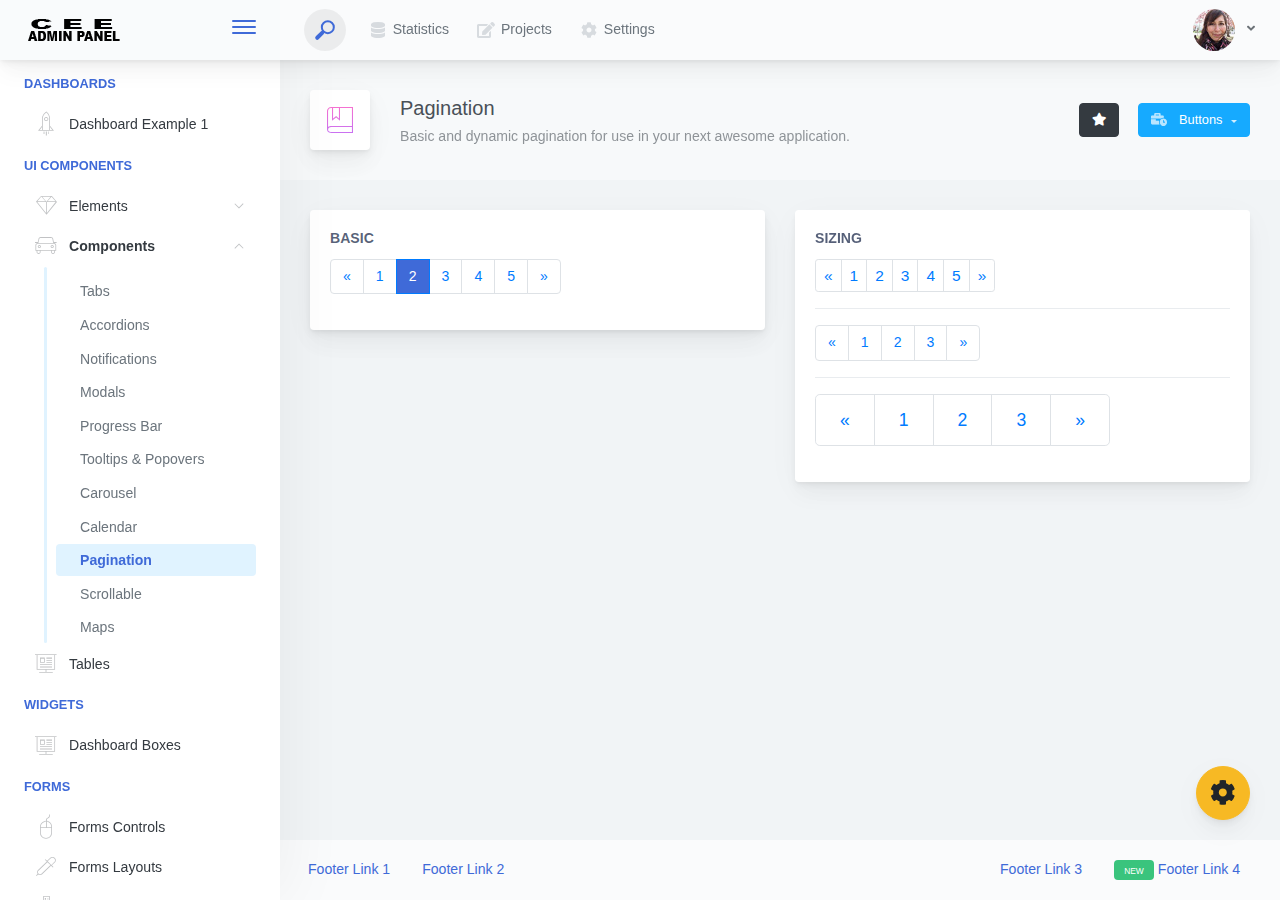
<file: Web/Quiz/CEE/adminpanel/admin/components-pagination.html>
<!doctype html>
<html lang="en">

<head>
    <meta charset="utf-8">
    <meta http-equiv="X-UA-Compatible" content="IE=edge">
    <meta http-equiv="Content-Language" content="en">
    <meta http-equiv="Content-Type" content="text/html; charset=utf-8"/>
    <title>Pagination - Basic and dynamic pagination for use in your next awesome application.</title>
    <meta name="viewport" content="width=device-width, initial-scale=1, maximum-scale=1, user-scalable=no, shrink-to-fit=no" />
    <meta name="description" content="Basic and dynamic pagination for use in your next awesome application.">
    <meta name="msapplication-tap-highlight" content="no">
    <!--
    =========================================================
    * ArchitectUI HTML Theme Dashboard - v1.0.0
    =========================================================
    * Product Page: https://dashboardpack.com
    * Copyright 2019 DashboardPack (https://dashboardpack.com)
    * Licensed under MIT (https://github.com/DashboardPack/architectui-html-theme-free/blob/master/LICENSE)
    =========================================================
    * The above copyright notice and this permission notice shall be included in all copies or substantial portions of the Software.
    -->
<link href="./main.css" rel="stylesheet"></head>
<body>
    <div class="app-container app-theme-white body-tabs-shadow fixed-sidebar fixed-header">
        <div class="app-header header-shadow">
            <div class="app-header__logo">
                <div class="logo-src"></div>
                <div class="header__pane ml-auto">
                    <div>
                        <button type="button" class="hamburger close-sidebar-btn hamburger--elastic" data-class="closed-sidebar">
                            <span class="hamburger-box">
                                <span class="hamburger-inner"></span>
                            </span>
                        </button>
                    </div>
                </div>
            </div>
            <div class="app-header__mobile-menu">
                <div>
                    <button type="button" class="hamburger hamburger--elastic mobile-toggle-nav">
                        <span class="hamburger-box">
                            <span class="hamburger-inner"></span>
                        </span>
                    </button>
                </div>
            </div>
            <div class="app-header__menu">
                <span>
                    <button type="button" class="btn-icon btn-icon-only btn btn-primary btn-sm mobile-toggle-header-nav">
                        <span class="btn-icon-wrapper">
                            <i class="fa fa-ellipsis-v fa-w-6"></i>
                        </span>
                    </button>
                </span>
            </div>    <div class="app-header__content">
                <div class="app-header-left">
                    <div class="search-wrapper">
                        <div class="input-holder">
                            <input type="text" class="search-input" placeholder="Type to search">
                            <button class="search-icon"><span></span></button>
                        </div>
                        <button class="close"></button>
                    </div>
                    <ul class="header-menu nav">
                        <li class="nav-item">
                            <a href="javascript:void(0);" class="nav-link">
                                <i class="nav-link-icon fa fa-database"> </i>
                                Statistics
                            </a>
                        </li>
                        <li class="btn-group nav-item">
                            <a href="javascript:void(0);" class="nav-link">
                                <i class="nav-link-icon fa fa-edit"></i>
                                Projects
                            </a>
                        </li>
                        <li class="dropdown nav-item">
                            <a href="javascript:void(0);" class="nav-link">
                                <i class="nav-link-icon fa fa-cog"></i>
                                Settings
                            </a>
                        </li>
                    </ul>        </div>
                <div class="app-header-right">
                    <div class="header-btn-lg pr-0">
                        <div class="widget-content p-0">
                            <div class="widget-content-wrapper">
                                <div class="widget-content-left">
                                    <div class="btn-group">
                                        <a data-toggle="dropdown" aria-haspopup="true" aria-expanded="false" class="p-0 btn">
                                            <img width="42" class="rounded-circle" src="assets/images/avatars/1.jpg" alt="">
                                            <i class="fa fa-angle-down ml-2 opacity-8"></i>
                                        </a>
                                        <div tabindex="-1" role="menu" aria-hidden="true" class="dropdown-menu dropdown-menu-right">
                                            <button type="button" tabindex="0" class="dropdown-item">User Account</button>
                                            <button type="button" tabindex="0" class="dropdown-item">Settings</button>
                                            <h6 tabindex="-1" class="dropdown-header">Header</h6>
                                            <button type="button" tabindex="0" class="dropdown-item">Actions</button>
                                            <div tabindex="-1" class="dropdown-divider"></div>
                                            <button type="button" tabindex="0" class="dropdown-item">Dividers</button>
                                        </div>
                                    </div>
                                </div>
                                <div class="widget-content-left  ml-3 header-user-info">
                                    <div class="widget-heading">
                                        Alina Mclourd
                                    </div>
                                    <div class="widget-subheading">
                                        VP People Manager
                                    </div>
                                </div>
                                <div class="widget-content-right header-user-info ml-3">
                                    <button type="button" class="btn-shadow p-1 btn btn-primary btn-sm show-toastr-example">
                                        <i class="fa text-white fa-calendar pr-1 pl-1"></i>
                                    </button>
                                </div>
                            </div>
                        </div>
                    </div>        </div>
            </div>
        </div>        <div class="ui-theme-settings">
            <button type="button" id="TooltipDemo" class="btn-open-options btn btn-warning">
                <i class="fa fa-cog fa-w-16 fa-spin fa-2x"></i>
            </button>
            <div class="theme-settings__inner">
                <div class="scrollbar-container">
                    <div class="theme-settings__options-wrapper">
                        <h3 class="themeoptions-heading">Layout Options
                        </h3>
                        <div class="p-3">
                            <ul class="list-group">
                                <li class="list-group-item">
                                    <div class="widget-content p-0">
                                        <div class="widget-content-wrapper">
                                            <div class="widget-content-left mr-3">
                                                <div class="switch has-switch switch-container-class" data-class="fixed-header">
                                                    <div class="switch-animate switch-on">
                                                        <input type="checkbox" checked data-toggle="toggle" data-onstyle="success">
                                                    </div>
                                                </div>
                                            </div>
                                            <div class="widget-content-left">
                                                <div class="widget-heading">Fixed Header
                                                </div>
                                                <div class="widget-subheading">Makes the header top fixed, always visible!
                                                </div>
                                            </div>
                                        </div>
                                    </div>
                                </li>
                                <li class="list-group-item">
                                    <div class="widget-content p-0">
                                        <div class="widget-content-wrapper">
                                            <div class="widget-content-left mr-3">
                                                <div class="switch has-switch switch-container-class" data-class="fixed-sidebar">
                                                    <div class="switch-animate switch-on">
                                                        <input type="checkbox" checked data-toggle="toggle" data-onstyle="success">
                                                    </div>
                                                </div>
                                            </div>
                                            <div class="widget-content-left">
                                                <div class="widget-heading">Fixed Sidebar
                                                </div>
                                                <div class="widget-subheading">Makes the sidebar left fixed, always visible!
                                                </div>
                                            </div>
                                        </div>
                                    </div>
                                </li>
                                <li class="list-group-item">
                                    <div class="widget-content p-0">
                                        <div class="widget-content-wrapper">
                                            <div class="widget-content-left mr-3">
                                                <div class="switch has-switch switch-container-class" data-class="fixed-footer">
                                                    <div class="switch-animate switch-off">
                                                        <input type="checkbox" data-toggle="toggle" data-onstyle="success">
                                                    </div>
                                                </div>
                                            </div>
                                            <div class="widget-content-left">
                                                <div class="widget-heading">Fixed Footer
                                                </div>
                                                <div class="widget-subheading">Makes the app footer bottom fixed, always visible!
                                                </div>
                                            </div>
                                        </div>
                                    </div>
                                </li>
                            </ul>
                        </div>
                        <h3 class="themeoptions-heading">
                            <div>
                                Header Options
                            </div>
                            <button type="button" class="btn-pill btn-shadow btn-wide ml-auto btn btn-focus btn-sm switch-header-cs-class" data-class="">
                                Restore Default
                            </button>
                        </h3>
                        <div class="p-3">
                            <ul class="list-group">
                                <li class="list-group-item">
                                    <h5 class="pb-2">Choose Color Scheme
                                    </h5>
                                    <div class="theme-settings-swatches">
                                        <div class="swatch-holder bg-primary switch-header-cs-class" data-class="bg-primary header-text-light">
                                        </div>
                                        <div class="swatch-holder bg-secondary switch-header-cs-class" data-class="bg-secondary header-text-light">
                                        </div>
                                        <div class="swatch-holder bg-success switch-header-cs-class" data-class="bg-success header-text-dark">
                                        </div>
                                        <div class="swatch-holder bg-info switch-header-cs-class" data-class="bg-info header-text-dark">
                                        </div>
                                        <div class="swatch-holder bg-warning switch-header-cs-class" data-class="bg-warning header-text-dark">
                                        </div>
                                        <div class="swatch-holder bg-danger switch-header-cs-class" data-class="bg-danger header-text-light">
                                        </div>
                                        <div class="swatch-holder bg-light switch-header-cs-class" data-class="bg-light header-text-dark">
                                        </div>
                                        <div class="swatch-holder bg-dark switch-header-cs-class" data-class="bg-dark header-text-light">
                                        </div>
                                        <div class="swatch-holder bg-focus switch-header-cs-class" data-class="bg-focus header-text-light">
                                        </div>
                                        <div class="swatch-holder bg-alternate switch-header-cs-class" data-class="bg-alternate header-text-light">
                                        </div>
                                        <div class="divider">
                                        </div>
                                        <div class="swatch-holder bg-vicious-stance switch-header-cs-class" data-class="bg-vicious-stance header-text-light">
                                        </div>
                                        <div class="swatch-holder bg-midnight-bloom switch-header-cs-class" data-class="bg-midnight-bloom header-text-light">
                                        </div>
                                        <div class="swatch-holder bg-night-sky switch-header-cs-class" data-class="bg-night-sky header-text-light">
                                        </div>
                                        <div class="swatch-holder bg-slick-carbon switch-header-cs-class" data-class="bg-slick-carbon header-text-light">
                                        </div>
                                        <div class="swatch-holder bg-asteroid switch-header-cs-class" data-class="bg-asteroid header-text-light">
                                        </div>
                                        <div class="swatch-holder bg-royal switch-header-cs-class" data-class="bg-royal header-text-light">
                                        </div>
                                        <div class="swatch-holder bg-warm-flame switch-header-cs-class" data-class="bg-warm-flame header-text-dark">
                                        </div>
                                        <div class="swatch-holder bg-night-fade switch-header-cs-class" data-class="bg-night-fade header-text-dark">
                                        </div>
                                        <div class="swatch-holder bg-sunny-morning switch-header-cs-class" data-class="bg-sunny-morning header-text-dark">
                                        </div>
                                        <div class="swatch-holder bg-tempting-azure switch-header-cs-class" data-class="bg-tempting-azure header-text-dark">
                                        </div>
                                        <div class="swatch-holder bg-amy-crisp switch-header-cs-class" data-class="bg-amy-crisp header-text-dark">
                                        </div>
                                        <div class="swatch-holder bg-heavy-rain switch-header-cs-class" data-class="bg-heavy-rain header-text-dark">
                                        </div>
                                        <div class="swatch-holder bg-mean-fruit switch-header-cs-class" data-class="bg-mean-fruit header-text-dark">
                                        </div>
                                        <div class="swatch-holder bg-malibu-beach switch-header-cs-class" data-class="bg-malibu-beach header-text-light">
                                        </div>
                                        <div class="swatch-holder bg-deep-blue switch-header-cs-class" data-class="bg-deep-blue header-text-dark">
                                        </div>
                                        <div class="swatch-holder bg-ripe-malin switch-header-cs-class" data-class="bg-ripe-malin header-text-light">
                                        </div>
                                        <div class="swatch-holder bg-arielle-smile switch-header-cs-class" data-class="bg-arielle-smile header-text-light">
                                        </div>
                                        <div class="swatch-holder bg-plum-plate switch-header-cs-class" data-class="bg-plum-plate header-text-light">
                                        </div>
                                        <div class="swatch-holder bg-happy-fisher switch-header-cs-class" data-class="bg-happy-fisher header-text-dark">
                                        </div>
                                        <div class="swatch-holder bg-happy-itmeo switch-header-cs-class" data-class="bg-happy-itmeo header-text-light">
                                        </div>
                                        <div class="swatch-holder bg-mixed-hopes switch-header-cs-class" data-class="bg-mixed-hopes header-text-light">
                                        </div>
                                        <div class="swatch-holder bg-strong-bliss switch-header-cs-class" data-class="bg-strong-bliss header-text-light">
                                        </div>
                                        <div class="swatch-holder bg-grow-early switch-header-cs-class" data-class="bg-grow-early header-text-light">
                                        </div>
                                        <div class="swatch-holder bg-love-kiss switch-header-cs-class" data-class="bg-love-kiss header-text-light">
                                        </div>
                                        <div class="swatch-holder bg-premium-dark switch-header-cs-class" data-class="bg-premium-dark header-text-light">
                                        </div>
                                        <div class="swatch-holder bg-happy-green switch-header-cs-class" data-class="bg-happy-green header-text-light">
                                        </div>
                                    </div>
                                </li>
                            </ul>
                        </div>
                        <h3 class="themeoptions-heading">
                            <div>Sidebar Options</div>
                            <button type="button" class="btn-pill btn-shadow btn-wide ml-auto btn btn-focus btn-sm switch-sidebar-cs-class" data-class="">
                                Restore Default
                            </button>
                        </h3>
                        <div class="p-3">
                            <ul class="list-group">
                                <li class="list-group-item">
                                    <h5 class="pb-2">Choose Color Scheme
                                    </h5>
                                    <div class="theme-settings-swatches">
                                        <div class="swatch-holder bg-primary switch-sidebar-cs-class" data-class="bg-primary sidebar-text-light">
                                        </div>
                                        <div class="swatch-holder bg-secondary switch-sidebar-cs-class" data-class="bg-secondary sidebar-text-light">
                                        </div>
                                        <div class="swatch-holder bg-success switch-sidebar-cs-class" data-class="bg-success sidebar-text-dark">
                                        </div>
                                        <div class="swatch-holder bg-info switch-sidebar-cs-class" data-class="bg-info sidebar-text-dark">
                                        </div>
                                        <div class="swatch-holder bg-warning switch-sidebar-cs-class" data-class="bg-warning sidebar-text-dark">
                                        </div>
                                        <div class="swatch-holder bg-danger switch-sidebar-cs-class" data-class="bg-danger sidebar-text-light">
                                        </div>
                                        <div class="swatch-holder bg-light switch-sidebar-cs-class" data-class="bg-light sidebar-text-dark">
                                        </div>
                                        <div class="swatch-holder bg-dark switch-sidebar-cs-class" data-class="bg-dark sidebar-text-light">
                                        </div>
                                        <div class="swatch-holder bg-focus switch-sidebar-cs-class" data-class="bg-focus sidebar-text-light">
                                        </div>
                                        <div class="swatch-holder bg-alternate switch-sidebar-cs-class" data-class="bg-alternate sidebar-text-light">
                                        </div>
                                        <div class="divider">
                                        </div>
                                        <div class="swatch-holder bg-vicious-stance switch-sidebar-cs-class" data-class="bg-vicious-stance sidebar-text-light">
                                        </div>
                                        <div class="swatch-holder bg-midnight-bloom switch-sidebar-cs-class" data-class="bg-midnight-bloom sidebar-text-light">
                                        </div>
                                        <div class="swatch-holder bg-night-sky switch-sidebar-cs-class" data-class="bg-night-sky sidebar-text-light">
                                        </div>
                                        <div class="swatch-holder bg-slick-carbon switch-sidebar-cs-class" data-class="bg-slick-carbon sidebar-text-light">
                                        </div>
                                        <div class="swatch-holder bg-asteroid switch-sidebar-cs-class" data-class="bg-asteroid sidebar-text-light">
                                        </div>
                                        <div class="swatch-holder bg-royal switch-sidebar-cs-class" data-class="bg-royal sidebar-text-light">
                                        </div>
                                        <div class="swatch-holder bg-warm-flame switch-sidebar-cs-class" data-class="bg-warm-flame sidebar-text-dark">
                                        </div>
                                        <div class="swatch-holder bg-night-fade switch-sidebar-cs-class" data-class="bg-night-fade sidebar-text-dark">
                                        </div>
                                        <div class="swatch-holder bg-sunny-morning switch-sidebar-cs-class" data-class="bg-sunny-morning sidebar-text-dark">
                                        </div>
                                        <div class="swatch-holder bg-tempting-azure switch-sidebar-cs-class" data-class="bg-tempting-azure sidebar-text-dark">
                                        </div>
                                        <div class="swatch-holder bg-amy-crisp switch-sidebar-cs-class" data-class="bg-amy-crisp sidebar-text-dark">
                                        </div>
                                        <div class="swatch-holder bg-heavy-rain switch-sidebar-cs-class" data-class="bg-heavy-rain sidebar-text-dark">
                                        </div>
                                        <div class="swatch-holder bg-mean-fruit switch-sidebar-cs-class" data-class="bg-mean-fruit sidebar-text-dark">
                                        </div>
                                        <div class="swatch-holder bg-malibu-beach switch-sidebar-cs-class" data-class="bg-malibu-beach sidebar-text-light">
                                        </div>
                                        <div class="swatch-holder bg-deep-blue switch-sidebar-cs-class" data-class="bg-deep-blue sidebar-text-dark">
                                        </div>
                                        <div class="swatch-holder bg-ripe-malin switch-sidebar-cs-class" data-class="bg-ripe-malin sidebar-text-light">
                                        </div>
                                        <div class="swatch-holder bg-arielle-smile switch-sidebar-cs-class" data-class="bg-arielle-smile sidebar-text-light">
                                        </div>
                                        <div class="swatch-holder bg-plum-plate switch-sidebar-cs-class" data-class="bg-plum-plate sidebar-text-light">
                                        </div>
                                        <div class="swatch-holder bg-happy-fisher switch-sidebar-cs-class" data-class="bg-happy-fisher sidebar-text-dark">
                                        </div>
                                        <div class="swatch-holder bg-happy-itmeo switch-sidebar-cs-class" data-class="bg-happy-itmeo sidebar-text-light">
                                        </div>
                                        <div class="swatch-holder bg-mixed-hopes switch-sidebar-cs-class" data-class="bg-mixed-hopes sidebar-text-light">
                                        </div>
                                        <div class="swatch-holder bg-strong-bliss switch-sidebar-cs-class" data-class="bg-strong-bliss sidebar-text-light">
                                        </div>
                                        <div class="swatch-holder bg-grow-early switch-sidebar-cs-class" data-class="bg-grow-early sidebar-text-light">
                                        </div>
                                        <div class="swatch-holder bg-love-kiss switch-sidebar-cs-class" data-class="bg-love-kiss sidebar-text-light">
                                        </div>
                                        <div class="swatch-holder bg-premium-dark switch-sidebar-cs-class" data-class="bg-premium-dark sidebar-text-light">
                                        </div>
                                        <div class="swatch-holder bg-happy-green switch-sidebar-cs-class" data-class="bg-happy-green sidebar-text-light">
                                        </div>
                                    </div>
                                </li>
                            </ul>
                        </div>
                        <h3 class="themeoptions-heading">
                            <div>Main Content Options</div>
                            <button type="button" class="btn-pill btn-shadow btn-wide ml-auto active btn btn-focus btn-sm">Restore Default
                            </button>
                        </h3>
                        <div class="p-3">
                            <ul class="list-group">
                                <li class="list-group-item">
                                    <h5 class="pb-2">Page Section Tabs
                                    </h5>
                                    <div class="theme-settings-swatches">
                                        <div role="group" class="mt-2 btn-group">
                                            <button type="button" class="btn-wide btn-shadow btn-primary btn btn-secondary switch-theme-class" data-class="body-tabs-line">
                                                Line
                                            </button>
                                            <button type="button" class="btn-wide btn-shadow btn-primary active btn btn-secondary switch-theme-class" data-class="body-tabs-shadow">
                                                Shadow
                                            </button>
                                        </div>
                                    </div>
                                </li>
                            </ul>
                        </div>
                    </div>
                </div>
            </div>
        </div>        <div class="app-main">
                <div class="app-sidebar sidebar-shadow">
                    <div class="app-header__logo">
                        <div class="logo-src"></div>
                        <div class="header__pane ml-auto">
                            <div>
                                <button type="button" class="hamburger close-sidebar-btn hamburger--elastic" data-class="closed-sidebar">
                                    <span class="hamburger-box">
                                        <span class="hamburger-inner"></span>
                                    </span>
                                </button>
                            </div>
                        </div>
                    </div>
                    <div class="app-header__mobile-menu">
                        <div>
                            <button type="button" class="hamburger hamburger--elastic mobile-toggle-nav">
                                <span class="hamburger-box">
                                    <span class="hamburger-inner"></span>
                                </span>
                            </button>
                        </div>
                    </div>
                    <div class="app-header__menu">
                        <span>
                            <button type="button" class="btn-icon btn-icon-only btn btn-primary btn-sm mobile-toggle-header-nav">
                                <span class="btn-icon-wrapper">
                                    <i class="fa fa-ellipsis-v fa-w-6"></i>
                                </span>
                            </button>
                        </span>
                    </div>    <div class="scrollbar-sidebar">
                        <div class="app-sidebar__inner">
                            <ul class="vertical-nav-menu">
                                <li class="app-sidebar__heading">Dashboards</li>
                                <li>
                                    <a href="index.html">
                                        <i class="metismenu-icon pe-7s-rocket"></i>
                                        Dashboard Example 1
                                    </a>
                                </li>
                                <li class="app-sidebar__heading">UI Components</li>
                                <li
                                    
                                    
                                    
                                    
                                    
                                    
                                    
                                    
                                >
                                    <a href="#">
                                        <i class="metismenu-icon pe-7s-diamond"></i>
                                        Elements
                                        <i class="metismenu-state-icon pe-7s-angle-down caret-left"></i>
                                    </a>
                                    <ul
                                        
                                        
                                        
                                        
                                        
                                        
                                        
                                        
                                    >
                                        <li>
                                            <a href="elements-buttons-standard.html">
                                                <i class="metismenu-icon"></i>
                                                Buttons
                                            </a>
                                        </li>
                                        <li>
                                            <a href="elements-dropdowns.html">
                                                <i class="metismenu-icon">
                                                </i>Dropdowns
                                            </a>
                                        </li>
                                        <li>
                                            <a href="elements-icons.html">
                                                <i class="metismenu-icon">
                                                </i>Icons
                                            </a>
                                        </li>
                                        <li>
                                            <a href="elements-badges-labels.html">
                                                <i class="metismenu-icon">
                                                </i>Badges
                                            </a>
                                        </li>
                                        <li>
                                            <a href="elements-cards.html">
                                                <i class="metismenu-icon">
                                                </i>Cards
                                            </a>
                                        </li>
                                        <li>
                                            <a href="elements-list-group.html">
                                                <i class="metismenu-icon">
                                                </i>List Groups
                                            </a>
                                        </li>
                                        <li>
                                            <a href="elements-navigation.html">
                                                <i class="metismenu-icon">
                                                </i>Navigation Menus
                                            </a>
                                        </li>
                                        <li>
                                            <a href="elements-utilities.html">
                                                <i class="metismenu-icon">
                                                </i>Utilities
                                            </a>
                                        </li>
                                    </ul>
                                </li>
                                <li
                                    
                                    
                                    
                                    
                                    
                                    
                                    
                                    
                                     class="mm-active"
                                    
                                    
                                >
                                    <a href="#">
                                        <i class="metismenu-icon pe-7s-car"></i>
                                        Components
                                        <i class="metismenu-state-icon pe-7s-angle-down caret-left"></i>
                                    </a>
                                    <ul
                                        
                                        
                                        
                                        
                                        
                                        
                                        
                                        
                                         class="mm-show"
                                        
                                        
                                    >
                                        <li>
                                            <a href="components-tabs.html">
                                                <i class="metismenu-icon">
                                                </i>Tabs
                                            </a>
                                        </li>
                                        <li>
                                            <a href="components-accordions.html">
                                                <i class="metismenu-icon">
                                                </i>Accordions
                                            </a>
                                        </li>
                                        <li>
                                            <a href="components-notifications.html">
                                                <i class="metismenu-icon">
                                                </i>Notifications
                                            </a>
                                        </li>
                                        <li>
                                            <a href="components-modals.html">
                                                <i class="metismenu-icon">
                                                </i>Modals
                                            </a>
                                        </li>
                                        <li>
                                            <a href="components-progress-bar.html">
                                                <i class="metismenu-icon">
                                                </i>Progress Bar
                                            </a>
                                        </li>
                                        <li>
                                            <a href="components-tooltips-popovers.html">
                                                <i class="metismenu-icon">
                                                </i>Tooltips &amp; Popovers
                                            </a>
                                        </li>
                                        <li>
                                            <a href="components-carousel.html">
                                                <i class="metismenu-icon">
                                                </i>Carousel
                                            </a>
                                        </li>
                                        <li>
                                            <a href="components-calendar.html">
                                                <i class="metismenu-icon">
                                                </i>Calendar
                                            </a>
                                        </li>
                                        <li>
                                            <a href="components-pagination.html" class="mm-active">
                                                <i class="metismenu-icon">
                                                </i>Pagination
                                            </a>
                                        </li>
                                        <li>
                                            <a href="components-scrollable-elements.html">
                                                <i class="metismenu-icon">
                                                </i>Scrollable
                                            </a>
                                        </li>
                                        <li>
                                            <a href="components-maps.html">
                                                <i class="metismenu-icon">
                                                </i>Maps
                                            </a>
                                        </li>
                                    </ul>
                                </li>
                                <li  >
                                    <a href="tables-regular.html">
                                        <i class="metismenu-icon pe-7s-display2"></i>
                                        Tables
                                    </a>
                                </li>
                                <li class="app-sidebar__heading">Widgets</li>
                                <li>
                                    <a href="dashboard-boxes.html">
                                        <i class="metismenu-icon pe-7s-display2"></i>
                                        Dashboard Boxes
                                    </a>
                                </li>
                                <li class="app-sidebar__heading">Forms</li>
                                <li>
                                    <a href="forms-controls.html">
                                        <i class="metismenu-icon pe-7s-mouse">
                                        </i>Forms Controls
                                    </a>
                                </li>
                                <li>
                                    <a href="forms-layouts.html">
                                        <i class="metismenu-icon pe-7s-eyedropper">
                                        </i>Forms Layouts
                                    </a>
                                </li>
                                <li>
                                    <a href="forms-validation.html">
                                        <i class="metismenu-icon pe-7s-pendrive">
                                        </i>Forms Validation
                                    </a>
                                </li>
                                <li class="app-sidebar__heading">Charts</li>
                                <li>
                                    <a href="charts-chartjs.html">
                                        <i class="metismenu-icon pe-7s-graph2">
                                        </i>ChartJS
                                    </a>
                                </li>
                                <li class="app-sidebar__heading">PRO Version</li>
                                <li>
                                    <a href="https://dashboardpack.com/theme-details/architectui-dashboard-html-pro/" target="_blank">
                                        <i class="metismenu-icon pe-7s-graph2">
                                        </i>
                                        Upgrade to PRO
                                    </a>
                                </li>
                            </ul>
                        </div>
                    </div>
                </div>    <div class="app-main__outer">
                    <div class="app-main__inner">
                        <div class="app-page-title">
                            <div class="page-title-wrapper">
                                <div class="page-title-heading">
                                    <div class="page-title-icon">
                                        <i class="pe-7s-notebook icon-gradient bg-mixed-hopes">
                                        </i>
                                    </div>
                                    <div>Pagination
                                        <div class="page-title-subheading">Basic and dynamic pagination for use in your next awesome application.
                                        </div>
                                    </div>
                                </div>
                                <div class="page-title-actions">
                                    <button type="button" data-toggle="tooltip" title="Example Tooltip" data-placement="bottom" class="btn-shadow mr-3 btn btn-dark">
                                        <i class="fa fa-star"></i>
                                    </button>
                                    <div class="d-inline-block dropdown">
                                        <button type="button" data-toggle="dropdown" aria-haspopup="true" aria-expanded="false" class="btn-shadow dropdown-toggle btn btn-info">
                                            <span class="btn-icon-wrapper pr-2 opacity-7">
                                                <i class="fa fa-business-time fa-w-20"></i>
                                            </span>
                                            Buttons
                                        </button>
                                        <div tabindex="-1" role="menu" aria-hidden="true" class="dropdown-menu dropdown-menu-right">
                                            <ul class="nav flex-column">
                                                <li class="nav-item">
                                                    <a href="javascript:void(0);" class="nav-link">
                                                        <i class="nav-link-icon lnr-inbox"></i>
                                                        <span>
                                                            Inbox
                                                        </span>
                                                        <div class="ml-auto badge badge-pill badge-secondary">86</div>
                                                    </a>
                                                </li>
                                                <li class="nav-item">
                                                    <a href="javascript:void(0);" class="nav-link">
                                                        <i class="nav-link-icon lnr-book"></i>
                                                        <span>
                                                            Book
                                                        </span>
                                                        <div class="ml-auto badge badge-pill badge-danger">5</div>
                                                    </a>
                                                </li>
                                                <li class="nav-item">
                                                    <a href="javascript:void(0);" class="nav-link">
                                                        <i class="nav-link-icon lnr-picture"></i>
                                                        <span>
                                                            Picture
                                                        </span>
                                                    </a>
                                                </li>
                                                <li class="nav-item">
                                                    <a disabled href="javascript:void(0);" class="nav-link disabled">
                                                        <i class="nav-link-icon lnr-file-empty"></i>
                                                        <span>
                                                            File Disabled
                                                        </span>
                                                    </a>
                                                </li>
                                            </ul>
                                        </div>
                                    </div>
                                </div>    </div>
                        </div>            <div class="row">
                            <div class="col-lg-6">
                                <div class="main-card mb-3 card">
                                    <div class="card-body"><h5 class="card-title">Basic</h5>
                                        <nav class="" aria-label="Page navigation example">
                                            <ul class="pagination">
                                                <li class="page-item"><a href="javascript:void(0);" class="page-link" aria-label="Previous"><span aria-hidden="true">«</span><span class="sr-only">Previous</span></a></li>
                                                <li class="page-item"><a href="javascript:void(0);" class="page-link">1</a></li>
                                                <li class="page-item active"><a href="javascript:void(0);" class="page-link">2</a></li>
                                                <li class="page-item"><a href="javascript:void(0);" class="page-link">3</a></li>
                                                <li class="page-item"><a href="javascript:void(0);" class="page-link">4</a></li>
                                                <li class="page-item"><a href="javascript:void(0);" class="page-link">5</a></li>
                                                <li class="page-item"><a href="javascript:void(0);" class="page-link" aria-label="Next"><span aria-hidden="true">»</span><span class="sr-only">Next</span></a></li>
                                            </ul>
                                        </nav>
                                    </div>
                                </div>
                            </div>
                            <div class="col-lg-6">
                                <div class="main-card mb-3 card">
                                    <div class="card-body"><h5 class="card-title">Sizing</h5>
                                        <nav class="" aria-label="Page navigation example">
                                            <ul class="pagination pagination-sm">
                                                <li class="page-item"><a href="javascript:void(0);" class="page-link" aria-label="Previous"><span aria-hidden="true">«</span><span class="sr-only">Previous</span></a></li>
                                                <li class="page-item"><a href="javascript:void(0);" class="page-link">1</a></li>
                                                <li class="page-item"><a href="javascript:void(0);" class="page-link">2</a></li>
                                                <li class="page-item"><a href="javascript:void(0);" class="page-link">3</a></li>
                                                <li class="page-item"><a href="javascript:void(0);" class="page-link">4</a></li>
                                                <li class="page-item"><a href="javascript:void(0);" class="page-link">5</a></li>
                                                <li class="page-item"><a href="javascript:void(0);" class="page-link" aria-label="Next"><span aria-hidden="true">»</span><span class="sr-only">Next</span></a></li>
                                            </ul>
                                        </nav>
                                        <div class="divider"></div>
                                        <nav class="" aria-label="Page navigation example">
                                            <ul class="pagination">
                                                <li class="page-item"><a href="javascript:void(0);" class="page-link" aria-label="Previous"><span aria-hidden="true">«</span><span class="sr-only">Previous</span></a></li>
                                                <li class="page-item"><a href="javascript:void(0);" class="page-link">1</a></li>
                                                <li class="page-item"><a href="javascript:void(0);" class="page-link">2</a></li>
                                                <li class="page-item"><a href="javascript:void(0);" class="page-link">3</a></li>
                                                <li class="page-item"><a href="javascript:void(0);" class="page-link" aria-label="Next"><span aria-hidden="true">»</span><span class="sr-only">Next</span></a></li>
                                            </ul>
                                        </nav>
                                        <div class="divider"></div>
                                        <nav class="" aria-label="Page navigation example">
                                            <ul class="pagination pagination-lg">
                                                <li class="page-item"><a href="javascript:void(0);" class="page-link" aria-label="Previous"><span aria-hidden="true">«</span><span class="sr-only">Previous</span></a></li>
                                                <li class="page-item"><a href="javascript:void(0);" class="page-link">1</a></li>
                                                <li class="page-item"><a href="javascript:void(0);" class="page-link">2</a></li>
                                                <li class="page-item"><a href="javascript:void(0);" class="page-link">3</a></li>
                                                <li class="page-item"><a href="javascript:void(0);" class="page-link" aria-label="Next"><span aria-hidden="true">»</span><span class="sr-only">Next</span></a></li>
                                            </ul>
                                        </nav>
                                    </div>
                                </div>
                            </div>
                        </div>
                    </div>
                    <div class="app-wrapper-footer">
                        <div class="app-footer">
                            <div class="app-footer__inner">
                                <div class="app-footer-left">
                                    <ul class="nav">
                                        <li class="nav-item">
                                            <a href="javascript:void(0);" class="nav-link">
                                                Footer Link 1
                                            </a>
                                        </li>
                                        <li class="nav-item">
                                            <a href="javascript:void(0);" class="nav-link">
                                                Footer Link 2
                                            </a>
                                        </li>
                                    </ul>
                                </div>
                                <div class="app-footer-right">
                                    <ul class="nav">
                                        <li class="nav-item">
                                            <a href="javascript:void(0);" class="nav-link">
                                                Footer Link 3
                                            </a>
                                        </li>
                                        <li class="nav-item">
                                            <a href="javascript:void(0);" class="nav-link">
                                                <div class="badge badge-success mr-1 ml-0">
                                                    <small>NEW</small>
                                                </div>
                                                Footer Link 4
                                            </a>
                                        </li>
                                    </ul>
                                </div>
                            </div>
                        </div>
                    </div>    </div>
        </div>
    </div>
<script type="text/javascript" src="./assets/scripts/main.js"></script></body>
</html>
</file>
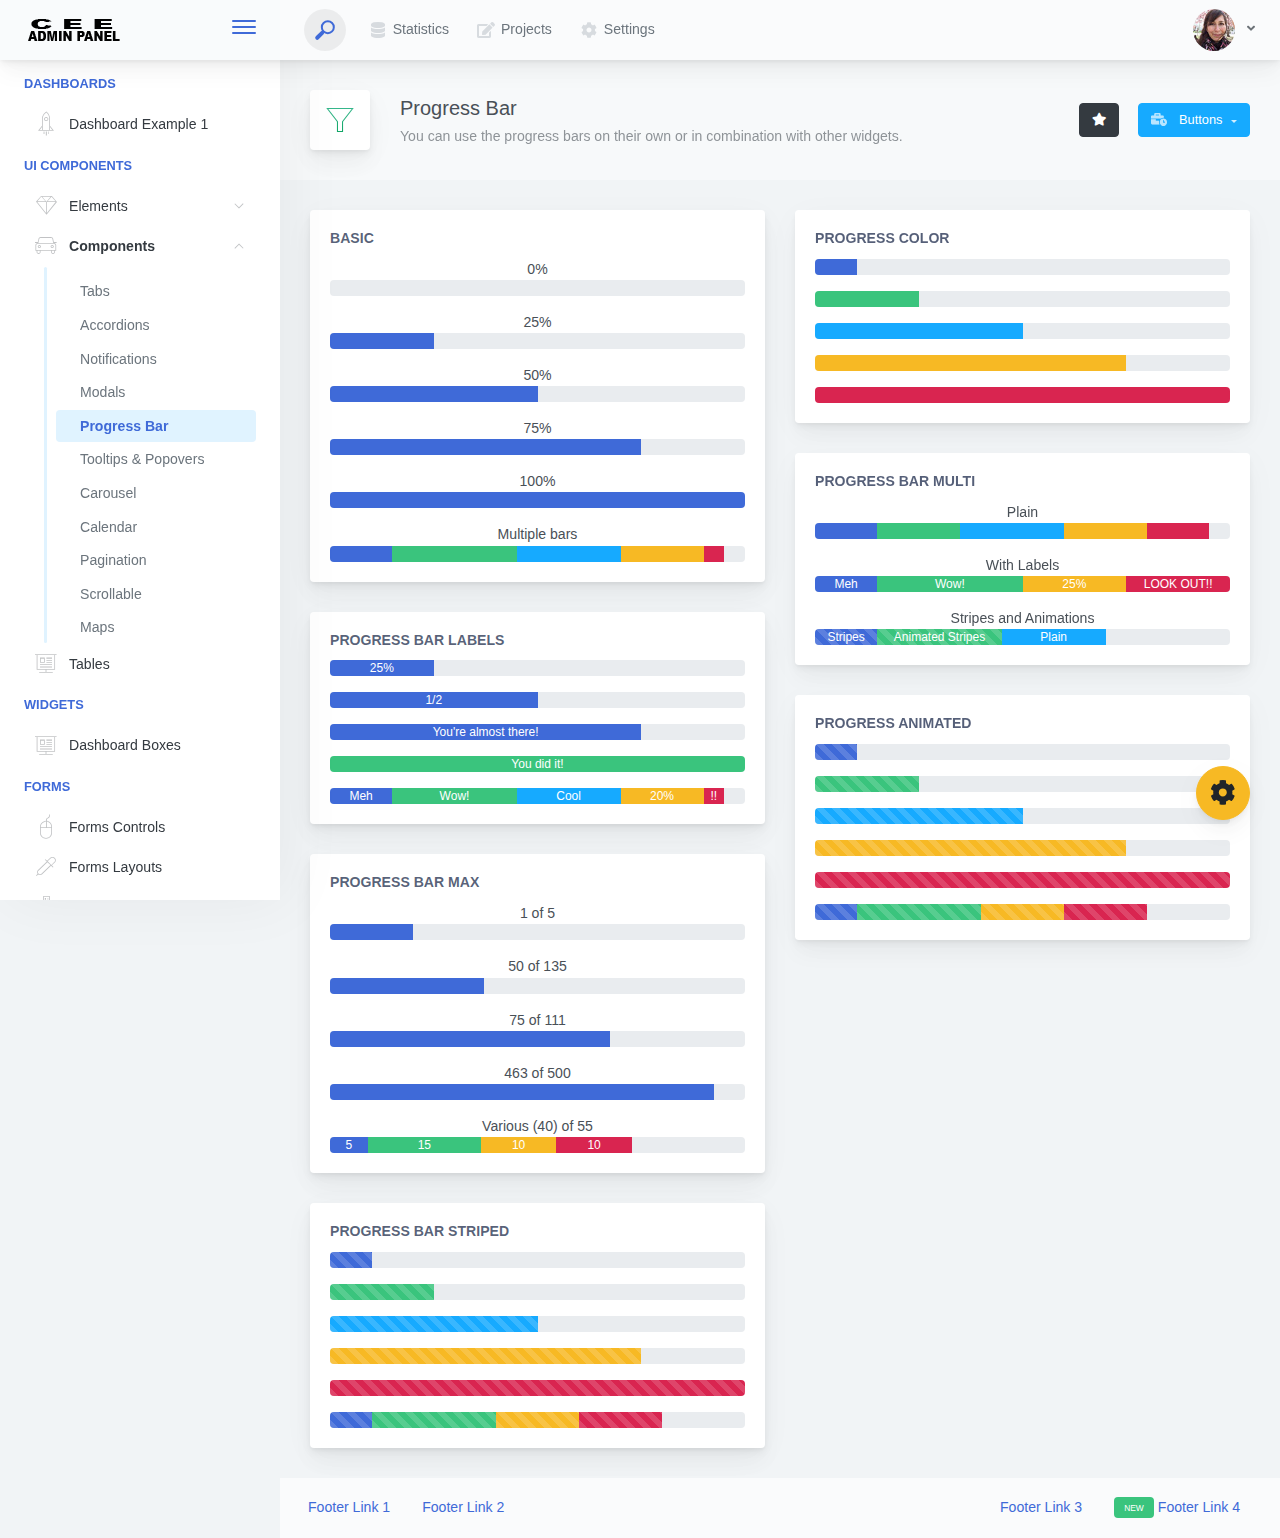
<file: Web/Quiz/CEE/adminpanel/admin/components-progress-bar.html>
<!doctype html>
<html lang="en">

<head>
    <meta charset="utf-8">
    <meta http-equiv="X-UA-Compatible" content="IE=edge">
    <meta http-equiv="Content-Language" content="en">
    <meta http-equiv="Content-Type" content="text/html; charset=utf-8"/>
    <title>Progress Bar - You can use the progress bars on their own or in combination with other widgets.</title>
    <meta name="viewport" content="width=device-width, initial-scale=1, maximum-scale=1, user-scalable=no, shrink-to-fit=no" />
    <meta name="description" content="You can use the progress bars on their own or in combination with other widgets.">
    <meta name="msapplication-tap-highlight" content="no">
    <!--
    =========================================================
    * ArchitectUI HTML Theme Dashboard - v1.0.0
    =========================================================
    * Product Page: https://dashboardpack.com
    * Copyright 2019 DashboardPack (https://dashboardpack.com)
    * Licensed under MIT (https://github.com/DashboardPack/architectui-html-theme-free/blob/master/LICENSE)
    =========================================================
    * The above copyright notice and this permission notice shall be included in all copies or substantial portions of the Software.
    -->
<link href="./main.css" rel="stylesheet"></head>
<body>
    <div class="app-container app-theme-white body-tabs-shadow fixed-sidebar fixed-header">
        <div class="app-header header-shadow">
            <div class="app-header__logo">
                <div class="logo-src"></div>
                <div class="header__pane ml-auto">
                    <div>
                        <button type="button" class="hamburger close-sidebar-btn hamburger--elastic" data-class="closed-sidebar">
                            <span class="hamburger-box">
                                <span class="hamburger-inner"></span>
                            </span>
                        </button>
                    </div>
                </div>
            </div>
            <div class="app-header__mobile-menu">
                <div>
                    <button type="button" class="hamburger hamburger--elastic mobile-toggle-nav">
                        <span class="hamburger-box">
                            <span class="hamburger-inner"></span>
                        </span>
                    </button>
                </div>
            </div>
            <div class="app-header__menu">
                <span>
                    <button type="button" class="btn-icon btn-icon-only btn btn-primary btn-sm mobile-toggle-header-nav">
                        <span class="btn-icon-wrapper">
                            <i class="fa fa-ellipsis-v fa-w-6"></i>
                        </span>
                    </button>
                </span>
            </div>    <div class="app-header__content">
                <div class="app-header-left">
                    <div class="search-wrapper">
                        <div class="input-holder">
                            <input type="text" class="search-input" placeholder="Type to search">
                            <button class="search-icon"><span></span></button>
                        </div>
                        <button class="close"></button>
                    </div>
                    <ul class="header-menu nav">
                        <li class="nav-item">
                            <a href="javascript:void(0);" class="nav-link">
                                <i class="nav-link-icon fa fa-database"> </i>
                                Statistics
                            </a>
                        </li>
                        <li class="btn-group nav-item">
                            <a href="javascript:void(0);" class="nav-link">
                                <i class="nav-link-icon fa fa-edit"></i>
                                Projects
                            </a>
                        </li>
                        <li class="dropdown nav-item">
                            <a href="javascript:void(0);" class="nav-link">
                                <i class="nav-link-icon fa fa-cog"></i>
                                Settings
                            </a>
                        </li>
                    </ul>        </div>
                <div class="app-header-right">
                    <div class="header-btn-lg pr-0">
                        <div class="widget-content p-0">
                            <div class="widget-content-wrapper">
                                <div class="widget-content-left">
                                    <div class="btn-group">
                                        <a data-toggle="dropdown" aria-haspopup="true" aria-expanded="false" class="p-0 btn">
                                            <img width="42" class="rounded-circle" src="assets/images/avatars/1.jpg" alt="">
                                            <i class="fa fa-angle-down ml-2 opacity-8"></i>
                                        </a>
                                        <div tabindex="-1" role="menu" aria-hidden="true" class="dropdown-menu dropdown-menu-right">
                                            <button type="button" tabindex="0" class="dropdown-item">User Account</button>
                                            <button type="button" tabindex="0" class="dropdown-item">Settings</button>
                                            <h6 tabindex="-1" class="dropdown-header">Header</h6>
                                            <button type="button" tabindex="0" class="dropdown-item">Actions</button>
                                            <div tabindex="-1" class="dropdown-divider"></div>
                                            <button type="button" tabindex="0" class="dropdown-item">Dividers</button>
                                        </div>
                                    </div>
                                </div>
                                <div class="widget-content-left  ml-3 header-user-info">
                                    <div class="widget-heading">
                                        Alina Mclourd
                                    </div>
                                    <div class="widget-subheading">
                                        VP People Manager
                                    </div>
                                </div>
                                <div class="widget-content-right header-user-info ml-3">
                                    <button type="button" class="btn-shadow p-1 btn btn-primary btn-sm show-toastr-example">
                                        <i class="fa text-white fa-calendar pr-1 pl-1"></i>
                                    </button>
                                </div>
                            </div>
                        </div>
                    </div>        </div>
            </div>
        </div>        <div class="ui-theme-settings">
            <button type="button" id="TooltipDemo" class="btn-open-options btn btn-warning">
                <i class="fa fa-cog fa-w-16 fa-spin fa-2x"></i>
            </button>
            <div class="theme-settings__inner">
                <div class="scrollbar-container">
                    <div class="theme-settings__options-wrapper">
                        <h3 class="themeoptions-heading">Layout Options
                        </h3>
                        <div class="p-3">
                            <ul class="list-group">
                                <li class="list-group-item">
                                    <div class="widget-content p-0">
                                        <div class="widget-content-wrapper">
                                            <div class="widget-content-left mr-3">
                                                <div class="switch has-switch switch-container-class" data-class="fixed-header">
                                                    <div class="switch-animate switch-on">
                                                        <input type="checkbox" checked data-toggle="toggle" data-onstyle="success">
                                                    </div>
                                                </div>
                                            </div>
                                            <div class="widget-content-left">
                                                <div class="widget-heading">Fixed Header
                                                </div>
                                                <div class="widget-subheading">Makes the header top fixed, always visible!
                                                </div>
                                            </div>
                                        </div>
                                    </div>
                                </li>
                                <li class="list-group-item">
                                    <div class="widget-content p-0">
                                        <div class="widget-content-wrapper">
                                            <div class="widget-content-left mr-3">
                                                <div class="switch has-switch switch-container-class" data-class="fixed-sidebar">
                                                    <div class="switch-animate switch-on">
                                                        <input type="checkbox" checked data-toggle="toggle" data-onstyle="success">
                                                    </div>
                                                </div>
                                            </div>
                                            <div class="widget-content-left">
                                                <div class="widget-heading">Fixed Sidebar
                                                </div>
                                                <div class="widget-subheading">Makes the sidebar left fixed, always visible!
                                                </div>
                                            </div>
                                        </div>
                                    </div>
                                </li>
                                <li class="list-group-item">
                                    <div class="widget-content p-0">
                                        <div class="widget-content-wrapper">
                                            <div class="widget-content-left mr-3">
                                                <div class="switch has-switch switch-container-class" data-class="fixed-footer">
                                                    <div class="switch-animate switch-off">
                                                        <input type="checkbox" data-toggle="toggle" data-onstyle="success">
                                                    </div>
                                                </div>
                                            </div>
                                            <div class="widget-content-left">
                                                <div class="widget-heading">Fixed Footer
                                                </div>
                                                <div class="widget-subheading">Makes the app footer bottom fixed, always visible!
                                                </div>
                                            </div>
                                        </div>
                                    </div>
                                </li>
                            </ul>
                        </div>
                        <h3 class="themeoptions-heading">
                            <div>
                                Header Options
                            </div>
                            <button type="button" class="btn-pill btn-shadow btn-wide ml-auto btn btn-focus btn-sm switch-header-cs-class" data-class="">
                                Restore Default
                            </button>
                        </h3>
                        <div class="p-3">
                            <ul class="list-group">
                                <li class="list-group-item">
                                    <h5 class="pb-2">Choose Color Scheme
                                    </h5>
                                    <div class="theme-settings-swatches">
                                        <div class="swatch-holder bg-primary switch-header-cs-class" data-class="bg-primary header-text-light">
                                        </div>
                                        <div class="swatch-holder bg-secondary switch-header-cs-class" data-class="bg-secondary header-text-light">
                                        </div>
                                        <div class="swatch-holder bg-success switch-header-cs-class" data-class="bg-success header-text-dark">
                                        </div>
                                        <div class="swatch-holder bg-info switch-header-cs-class" data-class="bg-info header-text-dark">
                                        </div>
                                        <div class="swatch-holder bg-warning switch-header-cs-class" data-class="bg-warning header-text-dark">
                                        </div>
                                        <div class="swatch-holder bg-danger switch-header-cs-class" data-class="bg-danger header-text-light">
                                        </div>
                                        <div class="swatch-holder bg-light switch-header-cs-class" data-class="bg-light header-text-dark">
                                        </div>
                                        <div class="swatch-holder bg-dark switch-header-cs-class" data-class="bg-dark header-text-light">
                                        </div>
                                        <div class="swatch-holder bg-focus switch-header-cs-class" data-class="bg-focus header-text-light">
                                        </div>
                                        <div class="swatch-holder bg-alternate switch-header-cs-class" data-class="bg-alternate header-text-light">
                                        </div>
                                        <div class="divider">
                                        </div>
                                        <div class="swatch-holder bg-vicious-stance switch-header-cs-class" data-class="bg-vicious-stance header-text-light">
                                        </div>
                                        <div class="swatch-holder bg-midnight-bloom switch-header-cs-class" data-class="bg-midnight-bloom header-text-light">
                                        </div>
                                        <div class="swatch-holder bg-night-sky switch-header-cs-class" data-class="bg-night-sky header-text-light">
                                        </div>
                                        <div class="swatch-holder bg-slick-carbon switch-header-cs-class" data-class="bg-slick-carbon header-text-light">
                                        </div>
                                        <div class="swatch-holder bg-asteroid switch-header-cs-class" data-class="bg-asteroid header-text-light">
                                        </div>
                                        <div class="swatch-holder bg-royal switch-header-cs-class" data-class="bg-royal header-text-light">
                                        </div>
                                        <div class="swatch-holder bg-warm-flame switch-header-cs-class" data-class="bg-warm-flame header-text-dark">
                                        </div>
                                        <div class="swatch-holder bg-night-fade switch-header-cs-class" data-class="bg-night-fade header-text-dark">
                                        </div>
                                        <div class="swatch-holder bg-sunny-morning switch-header-cs-class" data-class="bg-sunny-morning header-text-dark">
                                        </div>
                                        <div class="swatch-holder bg-tempting-azure switch-header-cs-class" data-class="bg-tempting-azure header-text-dark">
                                        </div>
                                        <div class="swatch-holder bg-amy-crisp switch-header-cs-class" data-class="bg-amy-crisp header-text-dark">
                                        </div>
                                        <div class="swatch-holder bg-heavy-rain switch-header-cs-class" data-class="bg-heavy-rain header-text-dark">
                                        </div>
                                        <div class="swatch-holder bg-mean-fruit switch-header-cs-class" data-class="bg-mean-fruit header-text-dark">
                                        </div>
                                        <div class="swatch-holder bg-malibu-beach switch-header-cs-class" data-class="bg-malibu-beach header-text-light">
                                        </div>
                                        <div class="swatch-holder bg-deep-blue switch-header-cs-class" data-class="bg-deep-blue header-text-dark">
                                        </div>
                                        <div class="swatch-holder bg-ripe-malin switch-header-cs-class" data-class="bg-ripe-malin header-text-light">
                                        </div>
                                        <div class="swatch-holder bg-arielle-smile switch-header-cs-class" data-class="bg-arielle-smile header-text-light">
                                        </div>
                                        <div class="swatch-holder bg-plum-plate switch-header-cs-class" data-class="bg-plum-plate header-text-light">
                                        </div>
                                        <div class="swatch-holder bg-happy-fisher switch-header-cs-class" data-class="bg-happy-fisher header-text-dark">
                                        </div>
                                        <div class="swatch-holder bg-happy-itmeo switch-header-cs-class" data-class="bg-happy-itmeo header-text-light">
                                        </div>
                                        <div class="swatch-holder bg-mixed-hopes switch-header-cs-class" data-class="bg-mixed-hopes header-text-light">
                                        </div>
                                        <div class="swatch-holder bg-strong-bliss switch-header-cs-class" data-class="bg-strong-bliss header-text-light">
                                        </div>
                                        <div class="swatch-holder bg-grow-early switch-header-cs-class" data-class="bg-grow-early header-text-light">
                                        </div>
                                        <div class="swatch-holder bg-love-kiss switch-header-cs-class" data-class="bg-love-kiss header-text-light">
                                        </div>
                                        <div class="swatch-holder bg-premium-dark switch-header-cs-class" data-class="bg-premium-dark header-text-light">
                                        </div>
                                        <div class="swatch-holder bg-happy-green switch-header-cs-class" data-class="bg-happy-green header-text-light">
                                        </div>
                                    </div>
                                </li>
                            </ul>
                        </div>
                        <h3 class="themeoptions-heading">
                            <div>Sidebar Options</div>
                            <button type="button" class="btn-pill btn-shadow btn-wide ml-auto btn btn-focus btn-sm switch-sidebar-cs-class" data-class="">
                                Restore Default
                            </button>
                        </h3>
                        <div class="p-3">
                            <ul class="list-group">
                                <li class="list-group-item">
                                    <h5 class="pb-2">Choose Color Scheme
                                    </h5>
                                    <div class="theme-settings-swatches">
                                        <div class="swatch-holder bg-primary switch-sidebar-cs-class" data-class="bg-primary sidebar-text-light">
                                        </div>
                                        <div class="swatch-holder bg-secondary switch-sidebar-cs-class" data-class="bg-secondary sidebar-text-light">
                                        </div>
                                        <div class="swatch-holder bg-success switch-sidebar-cs-class" data-class="bg-success sidebar-text-dark">
                                        </div>
                                        <div class="swatch-holder bg-info switch-sidebar-cs-class" data-class="bg-info sidebar-text-dark">
                                        </div>
                                        <div class="swatch-holder bg-warning switch-sidebar-cs-class" data-class="bg-warning sidebar-text-dark">
                                        </div>
                                        <div class="swatch-holder bg-danger switch-sidebar-cs-class" data-class="bg-danger sidebar-text-light">
                                        </div>
                                        <div class="swatch-holder bg-light switch-sidebar-cs-class" data-class="bg-light sidebar-text-dark">
                                        </div>
                                        <div class="swatch-holder bg-dark switch-sidebar-cs-class" data-class="bg-dark sidebar-text-light">
                                        </div>
                                        <div class="swatch-holder bg-focus switch-sidebar-cs-class" data-class="bg-focus sidebar-text-light">
                                        </div>
                                        <div class="swatch-holder bg-alternate switch-sidebar-cs-class" data-class="bg-alternate sidebar-text-light">
                                        </div>
                                        <div class="divider">
                                        </div>
                                        <div class="swatch-holder bg-vicious-stance switch-sidebar-cs-class" data-class="bg-vicious-stance sidebar-text-light">
                                        </div>
                                        <div class="swatch-holder bg-midnight-bloom switch-sidebar-cs-class" data-class="bg-midnight-bloom sidebar-text-light">
                                        </div>
                                        <div class="swatch-holder bg-night-sky switch-sidebar-cs-class" data-class="bg-night-sky sidebar-text-light">
                                        </div>
                                        <div class="swatch-holder bg-slick-carbon switch-sidebar-cs-class" data-class="bg-slick-carbon sidebar-text-light">
                                        </div>
                                        <div class="swatch-holder bg-asteroid switch-sidebar-cs-class" data-class="bg-asteroid sidebar-text-light">
                                        </div>
                                        <div class="swatch-holder bg-royal switch-sidebar-cs-class" data-class="bg-royal sidebar-text-light">
                                        </div>
                                        <div class="swatch-holder bg-warm-flame switch-sidebar-cs-class" data-class="bg-warm-flame sidebar-text-dark">
                                        </div>
                                        <div class="swatch-holder bg-night-fade switch-sidebar-cs-class" data-class="bg-night-fade sidebar-text-dark">
                                        </div>
                                        <div class="swatch-holder bg-sunny-morning switch-sidebar-cs-class" data-class="bg-sunny-morning sidebar-text-dark">
                                        </div>
                                        <div class="swatch-holder bg-tempting-azure switch-sidebar-cs-class" data-class="bg-tempting-azure sidebar-text-dark">
                                        </div>
                                        <div class="swatch-holder bg-amy-crisp switch-sidebar-cs-class" data-class="bg-amy-crisp sidebar-text-dark">
                                        </div>
                                        <div class="swatch-holder bg-heavy-rain switch-sidebar-cs-class" data-class="bg-heavy-rain sidebar-text-dark">
                                        </div>
                                        <div class="swatch-holder bg-mean-fruit switch-sidebar-cs-class" data-class="bg-mean-fruit sidebar-text-dark">
                                        </div>
                                        <div class="swatch-holder bg-malibu-beach switch-sidebar-cs-class" data-class="bg-malibu-beach sidebar-text-light">
                                        </div>
                                        <div class="swatch-holder bg-deep-blue switch-sidebar-cs-class" data-class="bg-deep-blue sidebar-text-dark">
                                        </div>
                                        <div class="swatch-holder bg-ripe-malin switch-sidebar-cs-class" data-class="bg-ripe-malin sidebar-text-light">
                                        </div>
                                        <div class="swatch-holder bg-arielle-smile switch-sidebar-cs-class" data-class="bg-arielle-smile sidebar-text-light">
                                        </div>
                                        <div class="swatch-holder bg-plum-plate switch-sidebar-cs-class" data-class="bg-plum-plate sidebar-text-light">
                                        </div>
                                        <div class="swatch-holder bg-happy-fisher switch-sidebar-cs-class" data-class="bg-happy-fisher sidebar-text-dark">
                                        </div>
                                        <div class="swatch-holder bg-happy-itmeo switch-sidebar-cs-class" data-class="bg-happy-itmeo sidebar-text-light">
                                        </div>
                                        <div class="swatch-holder bg-mixed-hopes switch-sidebar-cs-class" data-class="bg-mixed-hopes sidebar-text-light">
                                        </div>
                                        <div class="swatch-holder bg-strong-bliss switch-sidebar-cs-class" data-class="bg-strong-bliss sidebar-text-light">
                                        </div>
                                        <div class="swatch-holder bg-grow-early switch-sidebar-cs-class" data-class="bg-grow-early sidebar-text-light">
                                        </div>
                                        <div class="swatch-holder bg-love-kiss switch-sidebar-cs-class" data-class="bg-love-kiss sidebar-text-light">
                                        </div>
                                        <div class="swatch-holder bg-premium-dark switch-sidebar-cs-class" data-class="bg-premium-dark sidebar-text-light">
                                        </div>
                                        <div class="swatch-holder bg-happy-green switch-sidebar-cs-class" data-class="bg-happy-green sidebar-text-light">
                                        </div>
                                    </div>
                                </li>
                            </ul>
                        </div>
                        <h3 class="themeoptions-heading">
                            <div>Main Content Options</div>
                            <button type="button" class="btn-pill btn-shadow btn-wide ml-auto active btn btn-focus btn-sm">Restore Default
                            </button>
                        </h3>
                        <div class="p-3">
                            <ul class="list-group">
                                <li class="list-group-item">
                                    <h5 class="pb-2">Page Section Tabs
                                    </h5>
                                    <div class="theme-settings-swatches">
                                        <div role="group" class="mt-2 btn-group">
                                            <button type="button" class="btn-wide btn-shadow btn-primary btn btn-secondary switch-theme-class" data-class="body-tabs-line">
                                                Line
                                            </button>
                                            <button type="button" class="btn-wide btn-shadow btn-primary active btn btn-secondary switch-theme-class" data-class="body-tabs-shadow">
                                                Shadow
                                            </button>
                                        </div>
                                    </div>
                                </li>
                            </ul>
                        </div>
                    </div>
                </div>
            </div>
        </div>        <div class="app-main">
                <div class="app-sidebar sidebar-shadow">
                    <div class="app-header__logo">
                        <div class="logo-src"></div>
                        <div class="header__pane ml-auto">
                            <div>
                                <button type="button" class="hamburger close-sidebar-btn hamburger--elastic" data-class="closed-sidebar">
                                    <span class="hamburger-box">
                                        <span class="hamburger-inner"></span>
                                    </span>
                                </button>
                            </div>
                        </div>
                    </div>
                    <div class="app-header__mobile-menu">
                        <div>
                            <button type="button" class="hamburger hamburger--elastic mobile-toggle-nav">
                                <span class="hamburger-box">
                                    <span class="hamburger-inner"></span>
                                </span>
                            </button>
                        </div>
                    </div>
                    <div class="app-header__menu">
                        <span>
                            <button type="button" class="btn-icon btn-icon-only btn btn-primary btn-sm mobile-toggle-header-nav">
                                <span class="btn-icon-wrapper">
                                    <i class="fa fa-ellipsis-v fa-w-6"></i>
                                </span>
                            </button>
                        </span>
                    </div>    <div class="scrollbar-sidebar">
                        <div class="app-sidebar__inner">
                            <ul class="vertical-nav-menu">
                                <li class="app-sidebar__heading">Dashboards</li>
                                <li>
                                    <a href="index.html">
                                        <i class="metismenu-icon pe-7s-rocket"></i>
                                        Dashboard Example 1
                                    </a>
                                </li>
                                <li class="app-sidebar__heading">UI Components</li>
                                <li
                                    
                                    
                                    
                                    
                                    
                                    
                                    
                                    
                                >
                                    <a href="#">
                                        <i class="metismenu-icon pe-7s-diamond"></i>
                                        Elements
                                        <i class="metismenu-state-icon pe-7s-angle-down caret-left"></i>
                                    </a>
                                    <ul
                                        
                                        
                                        
                                        
                                        
                                        
                                        
                                        
                                    >
                                        <li>
                                            <a href="elements-buttons-standard.html">
                                                <i class="metismenu-icon"></i>
                                                Buttons
                                            </a>
                                        </li>
                                        <li>
                                            <a href="elements-dropdowns.html">
                                                <i class="metismenu-icon">
                                                </i>Dropdowns
                                            </a>
                                        </li>
                                        <li>
                                            <a href="elements-icons.html">
                                                <i class="metismenu-icon">
                                                </i>Icons
                                            </a>
                                        </li>
                                        <li>
                                            <a href="elements-badges-labels.html">
                                                <i class="metismenu-icon">
                                                </i>Badges
                                            </a>
                                        </li>
                                        <li>
                                            <a href="elements-cards.html">
                                                <i class="metismenu-icon">
                                                </i>Cards
                                            </a>
                                        </li>
                                        <li>
                                            <a href="elements-list-group.html">
                                                <i class="metismenu-icon">
                                                </i>List Groups
                                            </a>
                                        </li>
                                        <li>
                                            <a href="elements-navigation.html">
                                                <i class="metismenu-icon">
                                                </i>Navigation Menus
                                            </a>
                                        </li>
                                        <li>
                                            <a href="elements-utilities.html">
                                                <i class="metismenu-icon">
                                                </i>Utilities
                                            </a>
                                        </li>
                                    </ul>
                                </li>
                                <li
                                    
                                    
                                    
                                    
                                     class="mm-active"
                                    
                                    
                                    
                                    
                                    
                                    
                                >
                                    <a href="#">
                                        <i class="metismenu-icon pe-7s-car"></i>
                                        Components
                                        <i class="metismenu-state-icon pe-7s-angle-down caret-left"></i>
                                    </a>
                                    <ul
                                        
                                        
                                        
                                        
                                         class="mm-show"
                                        
                                        
                                        
                                        
                                        
                                        
                                    >
                                        <li>
                                            <a href="components-tabs.html">
                                                <i class="metismenu-icon">
                                                </i>Tabs
                                            </a>
                                        </li>
                                        <li>
                                            <a href="components-accordions.html">
                                                <i class="metismenu-icon">
                                                </i>Accordions
                                            </a>
                                        </li>
                                        <li>
                                            <a href="components-notifications.html">
                                                <i class="metismenu-icon">
                                                </i>Notifications
                                            </a>
                                        </li>
                                        <li>
                                            <a href="components-modals.html">
                                                <i class="metismenu-icon">
                                                </i>Modals
                                            </a>
                                        </li>
                                        <li>
                                            <a href="components-progress-bar.html" class="mm-active">
                                                <i class="metismenu-icon">
                                                </i>Progress Bar
                                            </a>
                                        </li>
                                        <li>
                                            <a href="components-tooltips-popovers.html">
                                                <i class="metismenu-icon">
                                                </i>Tooltips &amp; Popovers
                                            </a>
                                        </li>
                                        <li>
                                            <a href="components-carousel.html">
                                                <i class="metismenu-icon">
                                                </i>Carousel
                                            </a>
                                        </li>
                                        <li>
                                            <a href="components-calendar.html">
                                                <i class="metismenu-icon">
                                                </i>Calendar
                                            </a>
                                        </li>
                                        <li>
                                            <a href="components-pagination.html">
                                                <i class="metismenu-icon">
                                                </i>Pagination
                                            </a>
                                        </li>
                                        <li>
                                            <a href="components-scrollable-elements.html">
                                                <i class="metismenu-icon">
                                                </i>Scrollable
                                            </a>
                                        </li>
                                        <li>
                                            <a href="components-maps.html">
                                                <i class="metismenu-icon">
                                                </i>Maps
                                            </a>
                                        </li>
                                    </ul>
                                </li>
                                <li  >
                                    <a href="tables-regular.html">
                                        <i class="metismenu-icon pe-7s-display2"></i>
                                        Tables
                                    </a>
                                </li>
                                <li class="app-sidebar__heading">Widgets</li>
                                <li>
                                    <a href="dashboard-boxes.html">
                                        <i class="metismenu-icon pe-7s-display2"></i>
                                        Dashboard Boxes
                                    </a>
                                </li>
                                <li class="app-sidebar__heading">Forms</li>
                                <li>
                                    <a href="forms-controls.html">
                                        <i class="metismenu-icon pe-7s-mouse">
                                        </i>Forms Controls
                                    </a>
                                </li>
                                <li>
                                    <a href="forms-layouts.html">
                                        <i class="metismenu-icon pe-7s-eyedropper">
                                        </i>Forms Layouts
                                    </a>
                                </li>
                                <li>
                                    <a href="forms-validation.html">
                                        <i class="metismenu-icon pe-7s-pendrive">
                                        </i>Forms Validation
                                    </a>
                                </li>
                                <li class="app-sidebar__heading">Charts</li>
                                <li>
                                    <a href="charts-chartjs.html">
                                        <i class="metismenu-icon pe-7s-graph2">
                                        </i>ChartJS
                                    </a>
                                </li>
                                <li class="app-sidebar__heading">PRO Version</li>
                                <li>
                                    <a href="https://dashboardpack.com/theme-details/architectui-dashboard-html-pro/" target="_blank">
                                        <i class="metismenu-icon pe-7s-graph2">
                                        </i>
                                        Upgrade to PRO
                                    </a>
                                </li>
                            </ul>
                        </div>
                    </div>
                </div>    <div class="app-main__outer">
                    <div class="app-main__inner">
                        <div class="app-page-title">
                            <div class="page-title-wrapper">
                                <div class="page-title-heading">
                                    <div class="page-title-icon">
                                        <i class="pe-7s-filter icon-gradient bg-grow-early">
                                        </i>
                                    </div>
                                    <div>Progress Bar
                                        <div class="page-title-subheading">You can use the progress bars on their own or in combination with other widgets.
                                        </div>
                                    </div>
                                </div>
                                <div class="page-title-actions">
                                    <button type="button" data-toggle="tooltip" title="Example Tooltip" data-placement="bottom" class="btn-shadow mr-3 btn btn-dark">
                                        <i class="fa fa-star"></i>
                                    </button>
                                    <div class="d-inline-block dropdown">
                                        <button type="button" data-toggle="dropdown" aria-haspopup="true" aria-expanded="false" class="btn-shadow dropdown-toggle btn btn-info">
                                            <span class="btn-icon-wrapper pr-2 opacity-7">
                                                <i class="fa fa-business-time fa-w-20"></i>
                                            </span>
                                            Buttons
                                        </button>
                                        <div tabindex="-1" role="menu" aria-hidden="true" class="dropdown-menu dropdown-menu-right">
                                            <ul class="nav flex-column">
                                                <li class="nav-item">
                                                    <a href="javascript:void(0);" class="nav-link">
                                                        <i class="nav-link-icon lnr-inbox"></i>
                                                        <span>
                                                            Inbox
                                                        </span>
                                                        <div class="ml-auto badge badge-pill badge-secondary">86</div>
                                                    </a>
                                                </li>
                                                <li class="nav-item">
                                                    <a href="javascript:void(0);" class="nav-link">
                                                        <i class="nav-link-icon lnr-book"></i>
                                                        <span>
                                                            Book
                                                        </span>
                                                        <div class="ml-auto badge badge-pill badge-danger">5</div>
                                                    </a>
                                                </li>
                                                <li class="nav-item">
                                                    <a href="javascript:void(0);" class="nav-link">
                                                        <i class="nav-link-icon lnr-picture"></i>
                                                        <span>
                                                            Picture
                                                        </span>
                                                    </a>
                                                </li>
                                                <li class="nav-item">
                                                    <a disabled href="javascript:void(0);" class="nav-link disabled">
                                                        <i class="nav-link-icon lnr-file-empty"></i>
                                                        <span>
                                                            File Disabled
                                                        </span>
                                                    </a>
                                                </li>
                                            </ul>
                                        </div>
                                    </div>
                                </div>    </div>
                        </div>            <div class="row">
                            <div class="col-md-6">
                                <div class="main-card mb-3 card">
                                    <div class="card-body"><h5 class="card-title">Basic</h5>
                                        <div class="text-center">0%</div>
                                        <div class="mb-3 progress">
                                            <div class="progress-bar" role="progressbar" aria-valuenow="0" aria-valuemin="0" aria-valuemax="100" style="width: 0%;"></div>
                                        </div>
                                        <div class="text-center">25%</div>
                                        <div class="mb-3 progress">
                                            <div class="progress-bar" role="progressbar" aria-valuenow="25" aria-valuemin="0" aria-valuemax="100" style="width: 25%;"></div>
                                        </div>
                                        <div class="text-center">50%</div>
                                        <div class="mb-3 progress">
                                            <div class="progress-bar" role="progressbar" aria-valuenow="50" aria-valuemin="0" aria-valuemax="100" style="width: 50%;"></div>
                                        </div>
                                        <div class="text-center">75%</div>
                                        <div class="mb-3 progress">
                                            <div class="progress-bar" role="progressbar" aria-valuenow="75" aria-valuemin="0" aria-valuemax="100" style="width: 75%;"></div>
                                        </div>
                                        <div class="text-center">100%</div>
                                        <div class="mb-3 progress">
                                            <div class="progress-bar" role="progressbar" aria-valuenow="100" aria-valuemin="0" aria-valuemax="100" style="width: 100%;"></div>
                                        </div>
                                        <div class="text-center">Multiple bars</div>
                                        <div class="progress">
                                            <div class="progress-bar" role="progressbar" aria-valuenow="15" aria-valuemin="0" aria-valuemax="100" style="width: 15%;"></div>
                                            <div class="progress-bar bg-success" role="progressbar" aria-valuenow="30" aria-valuemin="0" aria-valuemax="100" style="width: 30%;"></div>
                                            <div class="progress-bar bg-info" role="progressbar" aria-valuenow="25" aria-valuemin="0" aria-valuemax="100" style="width: 25%;"></div>
                                            <div class="progress-bar bg-warning" role="progressbar" aria-valuenow="20" aria-valuemin="0" aria-valuemax="100" style="width: 20%;"></div>
                                            <div class="progress-bar bg-danger" role="progressbar" aria-valuenow="5" aria-valuemin="0" aria-valuemax="100" style="width: 5%;"></div>
                                        </div>
                                    </div>
                                </div>
                                <div class="main-card mb-3 card">
                                    <div class="card-body"><h5 class="card-title">Progress bar labels</h5>
                                        <div class="mb-3 progress">
                                            <div class="progress-bar" role="progressbar" aria-valuenow="25" aria-valuemin="0" aria-valuemax="100" style="width: 25%;">25%</div>
                                        </div>
                                        <div class="mb-3 progress">
                                            <div class="progress-bar" role="progressbar" aria-valuenow="50" aria-valuemin="0" aria-valuemax="100" style="width: 50%;">1/2</div>
                                        </div>
                                        <div class="mb-3 progress">
                                            <div class="progress-bar" role="progressbar" aria-valuenow="75" aria-valuemin="0" aria-valuemax="100" style="width: 75%;">You're almost there!</div>
                                        </div>
                                        <div class="mb-3 progress">
                                            <div class="progress-bar bg-success" role="progressbar" aria-valuenow="100" aria-valuemin="0" aria-valuemax="100" style="width: 100%;">You did it!</div>
                                        </div>
                                        <div class="progress">
                                            <div class="progress-bar" role="progressbar" aria-valuenow="15" aria-valuemin="0" aria-valuemax="100" style="width: 15%;">Meh</div>
                                            <div class="progress-bar bg-success" role="progressbar" aria-valuenow="30" aria-valuemin="0" aria-valuemax="100" style="width: 30%;">Wow!</div>
                                            <div class="progress-bar bg-info" role="progressbar" aria-valuenow="25" aria-valuemin="0" aria-valuemax="100" style="width: 25%;">Cool</div>
                                            <div class="progress-bar bg-warning" role="progressbar" aria-valuenow="20" aria-valuemin="0" aria-valuemax="100" style="width: 20%;">20%</div>
                                            <div class="progress-bar bg-danger" role="progressbar" aria-valuenow="5" aria-valuemin="0" aria-valuemax="100" style="width: 5%;">!!</div>
                                        </div>
                                    </div>
                                </div>
                                <div class="main-card mb-3 card">
                                    <div class="card-body"><h5 class="card-title">Progress bar max</h5>
                                        <div class="text-center">1 of 5</div>
                                        <div class="mb-3 progress">
                                            <div class="progress-bar" role="progressbar" aria-valuenow="1" aria-valuemin="0" aria-valuemax="5" style="width: 20%;"></div>
                                        </div>
                                        <div class="text-center">50 of 135</div>
                                        <div class="mb-3 progress">
                                            <div class="progress-bar" role="progressbar" aria-valuenow="50" aria-valuemin="0" aria-valuemax="135" style="width: 37.037%;"></div>
                                        </div>
                                        <div class="text-center">75 of 111</div>
                                        <div class="mb-3 progress">
                                            <div class="progress-bar" role="progressbar" aria-valuenow="75" aria-valuemin="0" aria-valuemax="111" style="width: 67.5676%;"></div>
                                        </div>
                                        <div class="text-center">463 of 500</div>
                                        <div class="mb-3 progress">
                                            <div class="progress-bar" role="progressbar" aria-valuenow="463" aria-valuemin="0" aria-valuemax="500" style="width: 92.6%;"></div>
                                        </div>
                                        <div class="text-center">Various (40) of 55</div>
                                        <div class="progress">
                                            <div class="progress-bar" role="progressbar" aria-valuenow="5" aria-valuemin="0" aria-valuemax="55" style="width: 9.09091%;">5</div>
                                            <div class="progress-bar bg-success" role="progressbar" aria-valuenow="15" aria-valuemin="0" aria-valuemax="55" style="width: 27.2727%;">15</div>
                                            <div class="progress-bar bg-warning" role="progressbar" aria-valuenow="10" aria-valuemin="0" aria-valuemax="55" style="width: 18.1818%;">10</div>
                                            <div class="progress-bar bg-danger" role="progressbar" aria-valuenow="10" aria-valuemin="0" aria-valuemax="55" style="width: 18.1818%;">10</div>
                                        </div>
                                    </div>
                                </div>
                                <div class="main-card mb-3 card">
                                    <div class="card-body"><h5 class="card-title">Progress bar striped</h5>
                                        <div class="mb-3 progress">
                                            <div class="progress-bar progress-bar-striped" role="progressbar" aria-valuenow="10" aria-valuemin="0" aria-valuemax="100" style="width: 10%;"></div>
                                        </div>
                                        <div class="mb-3 progress">
                                            <div class="progress-bar bg-success progress-bar-striped" role="progressbar" aria-valuenow="25" aria-valuemin="0" aria-valuemax="100" style="width: 25%;"></div>
                                        </div>
                                        <div class="mb-3 progress">
                                            <div class="progress-bar bg-info progress-bar-striped" role="progressbar" aria-valuenow="50" aria-valuemin="0" aria-valuemax="100" style="width: 50%;"></div>
                                        </div>
                                        <div class="mb-3 progress">
                                            <div class="progress-bar bg-warning progress-bar-striped" role="progressbar" aria-valuenow="75" aria-valuemin="0" aria-valuemax="100" style="width: 75%;"></div>
                                        </div>
                                        <div class="mb-3 progress">
                                            <div class="progress-bar bg-danger progress-bar-striped" role="progressbar" aria-valuenow="100" aria-valuemin="0" aria-valuemax="100" style="width: 100%;"></div>
                                        </div>
                                        <div class="progress">
                                            <div class="progress-bar progress-bar-striped" role="progressbar" aria-valuenow="10" aria-valuemin="0" aria-valuemax="100" style="width: 10%;"></div>
                                            <div class="progress-bar bg-success progress-bar-striped" role="progressbar" aria-valuenow="30" aria-valuemin="0" aria-valuemax="100" style="width: 30%;"></div>
                                            <div class="progress-bar bg-warning progress-bar-striped" role="progressbar" aria-valuenow="20" aria-valuemin="0" aria-valuemax="100" style="width: 20%;"></div>
                                            <div class="progress-bar bg-danger progress-bar-striped" role="progressbar" aria-valuenow="20" aria-valuemin="0" aria-valuemax="100" style="width: 20%;"></div>
                                        </div>
                                    </div>
                                </div>
                            </div>
                            <div class="col-md-6">
                                <div class="main-card mb-3 card">
                                    <div class="card-body"><h5 class="card-title">Progress color</h5>
                                        <div class="mb-3 progress">
                                            <div class="progress-bar" role="progressbar" aria-valuenow="10" aria-valuemin="0" aria-valuemax="100" style="width: 10%;"></div>
                                        </div>
                                        <div class="mb-3 progress">
                                            <div class="progress-bar bg-success" role="progressbar" aria-valuenow="25" aria-valuemin="0" aria-valuemax="100" style="width: 25%;"></div>
                                        </div>
                                        <div class="mb-3 progress">
                                            <div class="progress-bar bg-info" role="progressbar" aria-valuenow="50" aria-valuemin="0" aria-valuemax="100" style="width: 50%;"></div>
                                        </div>
                                        <div class="mb-3 progress">
                                            <div class="progress-bar bg-warning" role="progressbar" aria-valuenow="75" aria-valuemin="0" aria-valuemax="100" style="width: 75%;"></div>
                                        </div>
                                        <div class="progress">
                                            <div class="progress-bar bg-danger" role="progressbar" aria-valuenow="100" aria-valuemin="0" aria-valuemax="100" style="width: 100%;"></div>
                                        </div>
                                    </div>
                                </div>
                                <div class="main-card mb-3 card">
                                    <div class="card-body"><h5 class="card-title">Progress bar multi</h5>
                                        <div class="text-center">Plain</div>
                                        <div class="mb-3 progress">
                                            <div class="progress-bar" role="progressbar" aria-valuenow="15" aria-valuemin="0" aria-valuemax="100" style="width: 15%;"></div>
                                            <div class="progress-bar bg-success" role="progressbar" aria-valuenow="20" aria-valuemin="0" aria-valuemax="100" style="width: 20%;"></div>
                                            <div class="progress-bar bg-info" role="progressbar" aria-valuenow="25" aria-valuemin="0" aria-valuemax="100" style="width: 25%;"></div>
                                            <div class="progress-bar bg-warning" role="progressbar" aria-valuenow="20" aria-valuemin="0" aria-valuemax="100" style="width: 20%;"></div>
                                            <div class="progress-bar bg-danger" role="progressbar" aria-valuenow="15" aria-valuemin="0" aria-valuemax="100" style="width: 15%;"></div>
                                        </div>
                                        <div class="text-center">With Labels</div>
                                        <div class="mb-3 progress">
                                            <div class="progress-bar" role="progressbar" aria-valuenow="15" aria-valuemin="0" aria-valuemax="100" style="width: 15%;">Meh</div>
                                            <div class="progress-bar bg-success" role="progressbar" aria-valuenow="35" aria-valuemin="0" aria-valuemax="100" style="width: 35%;">Wow!</div>
                                            <div class="progress-bar bg-warning" role="progressbar" aria-valuenow="25" aria-valuemin="0" aria-valuemax="100" style="width: 25%;">25%</div>
                                            <div class="progress-bar bg-danger" role="progressbar" aria-valuenow="25" aria-valuemin="0" aria-valuemax="100" style="width: 25%;">LOOK OUT!!</div>
                                        </div>
                                        <div class="text-center">Stripes and Animations</div>
                                        <div class="progress">
                                            <div class="progress-bar progress-bar-striped" role="progressbar" aria-valuenow="15" aria-valuemin="0" aria-valuemax="100" style="width: 15%;">Stripes</div>
                                            <div class="progress-bar progress-bar-animated bg-success progress-bar-striped" role="progressbar" aria-valuenow="30" aria-valuemin="0" aria-valuemax="100" style="width: 30%;">Animated Stripes</div>
                                            <div class="progress-bar bg-info" role="progressbar" aria-valuenow="25" aria-valuemin="0" aria-valuemax="100" style="width: 25%;">Plain</div>
                                        </div>
                                    </div>
                                </div>
                                <div class="main-card mb-3 card">
                                    <div class="card-body"><h5 class="card-title">Progress animated</h5>
                                        <div class="mb-3 progress">
                                            <div class="progress-bar progress-bar-animated progress-bar-striped" role="progressbar" aria-valuenow="10" aria-valuemin="0" aria-valuemax="100" style="width: 10%;"></div>
                                        </div>
                                        <div class="mb-3 progress">
                                            <div class="progress-bar progress-bar-animated bg-success progress-bar-striped" role="progressbar" aria-valuenow="25" aria-valuemin="0" aria-valuemax="100" style="width: 25%;"></div>
                                        </div>
                                        <div class="mb-3 progress">
                                            <div class="progress-bar progress-bar-animated bg-info progress-bar-striped" role="progressbar" aria-valuenow="50" aria-valuemin="0" aria-valuemax="100" style="width: 50%;"></div>
                                        </div>
                                        <div class="mb-3 progress">
                                            <div class="progress-bar progress-bar-animated bg-warning progress-bar-striped" role="progressbar" aria-valuenow="75" aria-valuemin="0" aria-valuemax="100" style="width: 75%;"></div>
                                        </div>
                                        <div class="mb-3 progress">
                                            <div class="progress-bar progress-bar-animated bg-danger progress-bar-striped" role="progressbar" aria-valuenow="100" aria-valuemin="0" aria-valuemax="100" style="width: 100%;"></div>
                                        </div>
                                        <div class="progress">
                                            <div class="progress-bar progress-bar-animated progress-bar-striped" role="progressbar" aria-valuenow="10" aria-valuemin="0" aria-valuemax="100" style="width: 10%;"></div>
                                            <div class="progress-bar progress-bar-animated bg-success progress-bar-striped" role="progressbar" aria-valuenow="30" aria-valuemin="0" aria-valuemax="100" style="width: 30%;"></div>
                                            <div class="progress-bar progress-bar-animated bg-warning progress-bar-striped" role="progressbar" aria-valuenow="20" aria-valuemin="0" aria-valuemax="100" style="width: 20%;"></div>
                                            <div class="progress-bar progress-bar-animated bg-danger progress-bar-striped" role="progressbar" aria-valuenow="20" aria-valuemin="0" aria-valuemax="100" style="width: 20%;"></div>
                                        </div>
                                    </div>
                                </div>
                            </div>
                        </div>
                    </div>
                    <div class="app-wrapper-footer">
                        <div class="app-footer">
                            <div class="app-footer__inner">
                                <div class="app-footer-left">
                                    <ul class="nav">
                                        <li class="nav-item">
                                            <a href="javascript:void(0);" class="nav-link">
                                                Footer Link 1
                                            </a>
                                        </li>
                                        <li class="nav-item">
                                            <a href="javascript:void(0);" class="nav-link">
                                                Footer Link 2
                                            </a>
                                        </li>
                                    </ul>
                                </div>
                                <div class="app-footer-right">
                                    <ul class="nav">
                                        <li class="nav-item">
                                            <a href="javascript:void(0);" class="nav-link">
                                                Footer Link 3
                                            </a>
                                        </li>
                                        <li class="nav-item">
                                            <a href="javascript:void(0);" class="nav-link">
                                                <div class="badge badge-success mr-1 ml-0">
                                                    <small>NEW</small>
                                                </div>
                                                Footer Link 4
                                            </a>
                                        </li>
                                    </ul>
                                </div>
                            </div>
                        </div>
                    </div>    </div>
        </div>
    </div>
<script type="text/javascript" src="./assets/scripts/main.js"></script></body>
</html>
</file>
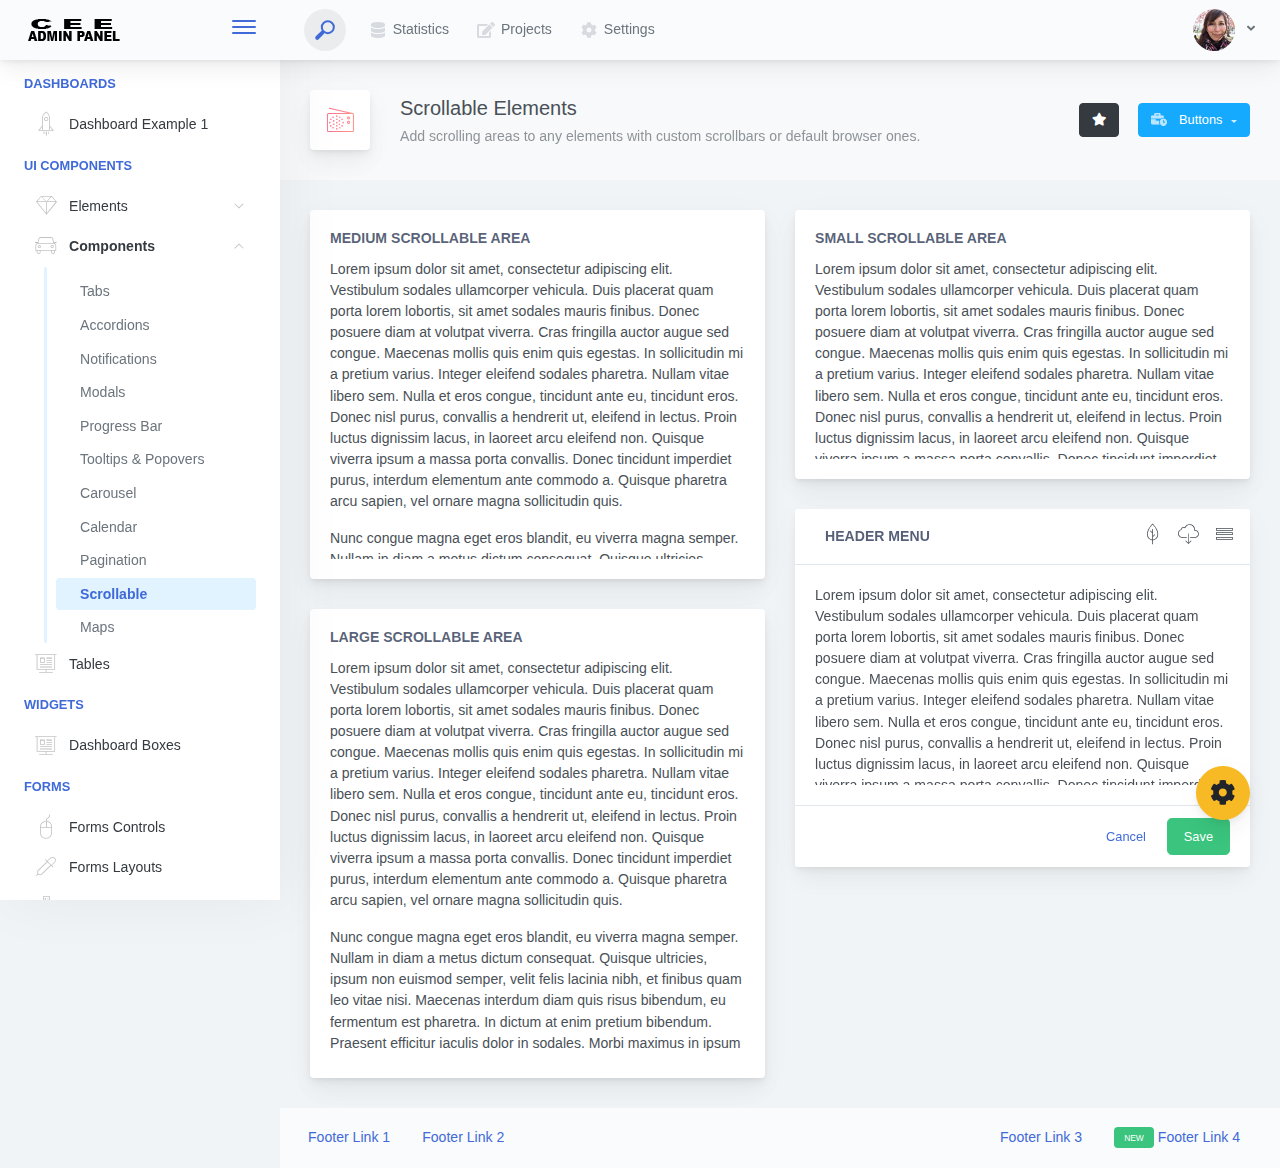
<file: Web/Quiz/CEE/adminpanel/admin/components-scrollable-elements.html>
<!doctype html>
<html lang="en">

<head>
    <meta charset="utf-8">
    <meta http-equiv="X-UA-Compatible" content="IE=edge">
    <meta http-equiv="Content-Language" content="en">
    <meta http-equiv="Content-Type" content="text/html; charset=utf-8"/>
    <title>Scrollable Elements - Add scrolling areas to any elements with custom scrollbars or default browser ones.</title>
    <meta name="viewport" content="width=device-width, initial-scale=1, maximum-scale=1, user-scalable=no, shrink-to-fit=no" />
    <meta name="description" content="Add scrolling areas to any elements with custom scrollbars or default browser ones.">
    <meta name="msapplication-tap-highlight" content="no">
    <!--
    =========================================================
    * ArchitectUI HTML Theme Dashboard - v1.0.0
    =========================================================
    * Product Page: https://dashboardpack.com
    * Copyright 2019 DashboardPack (https://dashboardpack.com)
    * Licensed under MIT (https://github.com/DashboardPack/architectui-html-theme-free/blob/master/LICENSE)
    =========================================================
    * The above copyright notice and this permission notice shall be included in all copies or substantial portions of the Software.
    -->
<link href="./main.css" rel="stylesheet"></head>
<body>
    <div class="app-container app-theme-white body-tabs-shadow fixed-sidebar fixed-header">
        <div class="app-header header-shadow">
            <div class="app-header__logo">
                <div class="logo-src"></div>
                <div class="header__pane ml-auto">
                    <div>
                        <button type="button" class="hamburger close-sidebar-btn hamburger--elastic" data-class="closed-sidebar">
                            <span class="hamburger-box">
                                <span class="hamburger-inner"></span>
                            </span>
                        </button>
                    </div>
                </div>
            </div>
            <div class="app-header__mobile-menu">
                <div>
                    <button type="button" class="hamburger hamburger--elastic mobile-toggle-nav">
                        <span class="hamburger-box">
                            <span class="hamburger-inner"></span>
                        </span>
                    </button>
                </div>
            </div>
            <div class="app-header__menu">
                <span>
                    <button type="button" class="btn-icon btn-icon-only btn btn-primary btn-sm mobile-toggle-header-nav">
                        <span class="btn-icon-wrapper">
                            <i class="fa fa-ellipsis-v fa-w-6"></i>
                        </span>
                    </button>
                </span>
            </div>    <div class="app-header__content">
                <div class="app-header-left">
                    <div class="search-wrapper">
                        <div class="input-holder">
                            <input type="text" class="search-input" placeholder="Type to search">
                            <button class="search-icon"><span></span></button>
                        </div>
                        <button class="close"></button>
                    </div>
                    <ul class="header-menu nav">
                        <li class="nav-item">
                            <a href="javascript:void(0);" class="nav-link">
                                <i class="nav-link-icon fa fa-database"> </i>
                                Statistics
                            </a>
                        </li>
                        <li class="btn-group nav-item">
                            <a href="javascript:void(0);" class="nav-link">
                                <i class="nav-link-icon fa fa-edit"></i>
                                Projects
                            </a>
                        </li>
                        <li class="dropdown nav-item">
                            <a href="javascript:void(0);" class="nav-link">
                                <i class="nav-link-icon fa fa-cog"></i>
                                Settings
                            </a>
                        </li>
                    </ul>        </div>
                <div class="app-header-right">
                    <div class="header-btn-lg pr-0">
                        <div class="widget-content p-0">
                            <div class="widget-content-wrapper">
                                <div class="widget-content-left">
                                    <div class="btn-group">
                                        <a data-toggle="dropdown" aria-haspopup="true" aria-expanded="false" class="p-0 btn">
                                            <img width="42" class="rounded-circle" src="assets/images/avatars/1.jpg" alt="">
                                            <i class="fa fa-angle-down ml-2 opacity-8"></i>
                                        </a>
                                        <div tabindex="-1" role="menu" aria-hidden="true" class="dropdown-menu dropdown-menu-right">
                                            <button type="button" tabindex="0" class="dropdown-item">User Account</button>
                                            <button type="button" tabindex="0" class="dropdown-item">Settings</button>
                                            <h6 tabindex="-1" class="dropdown-header">Header</h6>
                                            <button type="button" tabindex="0" class="dropdown-item">Actions</button>
                                            <div tabindex="-1" class="dropdown-divider"></div>
                                            <button type="button" tabindex="0" class="dropdown-item">Dividers</button>
                                        </div>
                                    </div>
                                </div>
                                <div class="widget-content-left  ml-3 header-user-info">
                                    <div class="widget-heading">
                                        Alina Mclourd
                                    </div>
                                    <div class="widget-subheading">
                                        VP People Manager
                                    </div>
                                </div>
                                <div class="widget-content-right header-user-info ml-3">
                                    <button type="button" class="btn-shadow p-1 btn btn-primary btn-sm show-toastr-example">
                                        <i class="fa text-white fa-calendar pr-1 pl-1"></i>
                                    </button>
                                </div>
                            </div>
                        </div>
                    </div>        </div>
            </div>
        </div>        <div class="ui-theme-settings">
            <button type="button" id="TooltipDemo" class="btn-open-options btn btn-warning">
                <i class="fa fa-cog fa-w-16 fa-spin fa-2x"></i>
            </button>
            <div class="theme-settings__inner">
                <div class="scrollbar-container">
                    <div class="theme-settings__options-wrapper">
                        <h3 class="themeoptions-heading">Layout Options
                        </h3>
                        <div class="p-3">
                            <ul class="list-group">
                                <li class="list-group-item">
                                    <div class="widget-content p-0">
                                        <div class="widget-content-wrapper">
                                            <div class="widget-content-left mr-3">
                                                <div class="switch has-switch switch-container-class" data-class="fixed-header">
                                                    <div class="switch-animate switch-on">
                                                        <input type="checkbox" checked data-toggle="toggle" data-onstyle="success">
                                                    </div>
                                                </div>
                                            </div>
                                            <div class="widget-content-left">
                                                <div class="widget-heading">Fixed Header
                                                </div>
                                                <div class="widget-subheading">Makes the header top fixed, always visible!
                                                </div>
                                            </div>
                                        </div>
                                    </div>
                                </li>
                                <li class="list-group-item">
                                    <div class="widget-content p-0">
                                        <div class="widget-content-wrapper">
                                            <div class="widget-content-left mr-3">
                                                <div class="switch has-switch switch-container-class" data-class="fixed-sidebar">
                                                    <div class="switch-animate switch-on">
                                                        <input type="checkbox" checked data-toggle="toggle" data-onstyle="success">
                                                    </div>
                                                </div>
                                            </div>
                                            <div class="widget-content-left">
                                                <div class="widget-heading">Fixed Sidebar
                                                </div>
                                                <div class="widget-subheading">Makes the sidebar left fixed, always visible!
                                                </div>
                                            </div>
                                        </div>
                                    </div>
                                </li>
                                <li class="list-group-item">
                                    <div class="widget-content p-0">
                                        <div class="widget-content-wrapper">
                                            <div class="widget-content-left mr-3">
                                                <div class="switch has-switch switch-container-class" data-class="fixed-footer">
                                                    <div class="switch-animate switch-off">
                                                        <input type="checkbox" data-toggle="toggle" data-onstyle="success">
                                                    </div>
                                                </div>
                                            </div>
                                            <div class="widget-content-left">
                                                <div class="widget-heading">Fixed Footer
                                                </div>
                                                <div class="widget-subheading">Makes the app footer bottom fixed, always visible!
                                                </div>
                                            </div>
                                        </div>
                                    </div>
                                </li>
                            </ul>
                        </div>
                        <h3 class="themeoptions-heading">
                            <div>
                                Header Options
                            </div>
                            <button type="button" class="btn-pill btn-shadow btn-wide ml-auto btn btn-focus btn-sm switch-header-cs-class" data-class="">
                                Restore Default
                            </button>
                        </h3>
                        <div class="p-3">
                            <ul class="list-group">
                                <li class="list-group-item">
                                    <h5 class="pb-2">Choose Color Scheme
                                    </h5>
                                    <div class="theme-settings-swatches">
                                        <div class="swatch-holder bg-primary switch-header-cs-class" data-class="bg-primary header-text-light">
                                        </div>
                                        <div class="swatch-holder bg-secondary switch-header-cs-class" data-class="bg-secondary header-text-light">
                                        </div>
                                        <div class="swatch-holder bg-success switch-header-cs-class" data-class="bg-success header-text-dark">
                                        </div>
                                        <div class="swatch-holder bg-info switch-header-cs-class" data-class="bg-info header-text-dark">
                                        </div>
                                        <div class="swatch-holder bg-warning switch-header-cs-class" data-class="bg-warning header-text-dark">
                                        </div>
                                        <div class="swatch-holder bg-danger switch-header-cs-class" data-class="bg-danger header-text-light">
                                        </div>
                                        <div class="swatch-holder bg-light switch-header-cs-class" data-class="bg-light header-text-dark">
                                        </div>
                                        <div class="swatch-holder bg-dark switch-header-cs-class" data-class="bg-dark header-text-light">
                                        </div>
                                        <div class="swatch-holder bg-focus switch-header-cs-class" data-class="bg-focus header-text-light">
                                        </div>
                                        <div class="swatch-holder bg-alternate switch-header-cs-class" data-class="bg-alternate header-text-light">
                                        </div>
                                        <div class="divider">
                                        </div>
                                        <div class="swatch-holder bg-vicious-stance switch-header-cs-class" data-class="bg-vicious-stance header-text-light">
                                        </div>
                                        <div class="swatch-holder bg-midnight-bloom switch-header-cs-class" data-class="bg-midnight-bloom header-text-light">
                                        </div>
                                        <div class="swatch-holder bg-night-sky switch-header-cs-class" data-class="bg-night-sky header-text-light">
                                        </div>
                                        <div class="swatch-holder bg-slick-carbon switch-header-cs-class" data-class="bg-slick-carbon header-text-light">
                                        </div>
                                        <div class="swatch-holder bg-asteroid switch-header-cs-class" data-class="bg-asteroid header-text-light">
                                        </div>
                                        <div class="swatch-holder bg-royal switch-header-cs-class" data-class="bg-royal header-text-light">
                                        </div>
                                        <div class="swatch-holder bg-warm-flame switch-header-cs-class" data-class="bg-warm-flame header-text-dark">
                                        </div>
                                        <div class="swatch-holder bg-night-fade switch-header-cs-class" data-class="bg-night-fade header-text-dark">
                                        </div>
                                        <div class="swatch-holder bg-sunny-morning switch-header-cs-class" data-class="bg-sunny-morning header-text-dark">
                                        </div>
                                        <div class="swatch-holder bg-tempting-azure switch-header-cs-class" data-class="bg-tempting-azure header-text-dark">
                                        </div>
                                        <div class="swatch-holder bg-amy-crisp switch-header-cs-class" data-class="bg-amy-crisp header-text-dark">
                                        </div>
                                        <div class="swatch-holder bg-heavy-rain switch-header-cs-class" data-class="bg-heavy-rain header-text-dark">
                                        </div>
                                        <div class="swatch-holder bg-mean-fruit switch-header-cs-class" data-class="bg-mean-fruit header-text-dark">
                                        </div>
                                        <div class="swatch-holder bg-malibu-beach switch-header-cs-class" data-class="bg-malibu-beach header-text-light">
                                        </div>
                                        <div class="swatch-holder bg-deep-blue switch-header-cs-class" data-class="bg-deep-blue header-text-dark">
                                        </div>
                                        <div class="swatch-holder bg-ripe-malin switch-header-cs-class" data-class="bg-ripe-malin header-text-light">
                                        </div>
                                        <div class="swatch-holder bg-arielle-smile switch-header-cs-class" data-class="bg-arielle-smile header-text-light">
                                        </div>
                                        <div class="swatch-holder bg-plum-plate switch-header-cs-class" data-class="bg-plum-plate header-text-light">
                                        </div>
                                        <div class="swatch-holder bg-happy-fisher switch-header-cs-class" data-class="bg-happy-fisher header-text-dark">
                                        </div>
                                        <div class="swatch-holder bg-happy-itmeo switch-header-cs-class" data-class="bg-happy-itmeo header-text-light">
                                        </div>
                                        <div class="swatch-holder bg-mixed-hopes switch-header-cs-class" data-class="bg-mixed-hopes header-text-light">
                                        </div>
                                        <div class="swatch-holder bg-strong-bliss switch-header-cs-class" data-class="bg-strong-bliss header-text-light">
                                        </div>
                                        <div class="swatch-holder bg-grow-early switch-header-cs-class" data-class="bg-grow-early header-text-light">
                                        </div>
                                        <div class="swatch-holder bg-love-kiss switch-header-cs-class" data-class="bg-love-kiss header-text-light">
                                        </div>
                                        <div class="swatch-holder bg-premium-dark switch-header-cs-class" data-class="bg-premium-dark header-text-light">
                                        </div>
                                        <div class="swatch-holder bg-happy-green switch-header-cs-class" data-class="bg-happy-green header-text-light">
                                        </div>
                                    </div>
                                </li>
                            </ul>
                        </div>
                        <h3 class="themeoptions-heading">
                            <div>Sidebar Options</div>
                            <button type="button" class="btn-pill btn-shadow btn-wide ml-auto btn btn-focus btn-sm switch-sidebar-cs-class" data-class="">
                                Restore Default
                            </button>
                        </h3>
                        <div class="p-3">
                            <ul class="list-group">
                                <li class="list-group-item">
                                    <h5 class="pb-2">Choose Color Scheme
                                    </h5>
                                    <div class="theme-settings-swatches">
                                        <div class="swatch-holder bg-primary switch-sidebar-cs-class" data-class="bg-primary sidebar-text-light">
                                        </div>
                                        <div class="swatch-holder bg-secondary switch-sidebar-cs-class" data-class="bg-secondary sidebar-text-light">
                                        </div>
                                        <div class="swatch-holder bg-success switch-sidebar-cs-class" data-class="bg-success sidebar-text-dark">
                                        </div>
                                        <div class="swatch-holder bg-info switch-sidebar-cs-class" data-class="bg-info sidebar-text-dark">
                                        </div>
                                        <div class="swatch-holder bg-warning switch-sidebar-cs-class" data-class="bg-warning sidebar-text-dark">
                                        </div>
                                        <div class="swatch-holder bg-danger switch-sidebar-cs-class" data-class="bg-danger sidebar-text-light">
                                        </div>
                                        <div class="swatch-holder bg-light switch-sidebar-cs-class" data-class="bg-light sidebar-text-dark">
                                        </div>
                                        <div class="swatch-holder bg-dark switch-sidebar-cs-class" data-class="bg-dark sidebar-text-light">
                                        </div>
                                        <div class="swatch-holder bg-focus switch-sidebar-cs-class" data-class="bg-focus sidebar-text-light">
                                        </div>
                                        <div class="swatch-holder bg-alternate switch-sidebar-cs-class" data-class="bg-alternate sidebar-text-light">
                                        </div>
                                        <div class="divider">
                                        </div>
                                        <div class="swatch-holder bg-vicious-stance switch-sidebar-cs-class" data-class="bg-vicious-stance sidebar-text-light">
                                        </div>
                                        <div class="swatch-holder bg-midnight-bloom switch-sidebar-cs-class" data-class="bg-midnight-bloom sidebar-text-light">
                                        </div>
                                        <div class="swatch-holder bg-night-sky switch-sidebar-cs-class" data-class="bg-night-sky sidebar-text-light">
                                        </div>
                                        <div class="swatch-holder bg-slick-carbon switch-sidebar-cs-class" data-class="bg-slick-carbon sidebar-text-light">
                                        </div>
                                        <div class="swatch-holder bg-asteroid switch-sidebar-cs-class" data-class="bg-asteroid sidebar-text-light">
                                        </div>
                                        <div class="swatch-holder bg-royal switch-sidebar-cs-class" data-class="bg-royal sidebar-text-light">
                                        </div>
                                        <div class="swatch-holder bg-warm-flame switch-sidebar-cs-class" data-class="bg-warm-flame sidebar-text-dark">
                                        </div>
                                        <div class="swatch-holder bg-night-fade switch-sidebar-cs-class" data-class="bg-night-fade sidebar-text-dark">
                                        </div>
                                        <div class="swatch-holder bg-sunny-morning switch-sidebar-cs-class" data-class="bg-sunny-morning sidebar-text-dark">
                                        </div>
                                        <div class="swatch-holder bg-tempting-azure switch-sidebar-cs-class" data-class="bg-tempting-azure sidebar-text-dark">
                                        </div>
                                        <div class="swatch-holder bg-amy-crisp switch-sidebar-cs-class" data-class="bg-amy-crisp sidebar-text-dark">
                                        </div>
                                        <div class="swatch-holder bg-heavy-rain switch-sidebar-cs-class" data-class="bg-heavy-rain sidebar-text-dark">
                                        </div>
                                        <div class="swatch-holder bg-mean-fruit switch-sidebar-cs-class" data-class="bg-mean-fruit sidebar-text-dark">
                                        </div>
                                        <div class="swatch-holder bg-malibu-beach switch-sidebar-cs-class" data-class="bg-malibu-beach sidebar-text-light">
                                        </div>
                                        <div class="swatch-holder bg-deep-blue switch-sidebar-cs-class" data-class="bg-deep-blue sidebar-text-dark">
                                        </div>
                                        <div class="swatch-holder bg-ripe-malin switch-sidebar-cs-class" data-class="bg-ripe-malin sidebar-text-light">
                                        </div>
                                        <div class="swatch-holder bg-arielle-smile switch-sidebar-cs-class" data-class="bg-arielle-smile sidebar-text-light">
                                        </div>
                                        <div class="swatch-holder bg-plum-plate switch-sidebar-cs-class" data-class="bg-plum-plate sidebar-text-light">
                                        </div>
                                        <div class="swatch-holder bg-happy-fisher switch-sidebar-cs-class" data-class="bg-happy-fisher sidebar-text-dark">
                                        </div>
                                        <div class="swatch-holder bg-happy-itmeo switch-sidebar-cs-class" data-class="bg-happy-itmeo sidebar-text-light">
                                        </div>
                                        <div class="swatch-holder bg-mixed-hopes switch-sidebar-cs-class" data-class="bg-mixed-hopes sidebar-text-light">
                                        </div>
                                        <div class="swatch-holder bg-strong-bliss switch-sidebar-cs-class" data-class="bg-strong-bliss sidebar-text-light">
                                        </div>
                                        <div class="swatch-holder bg-grow-early switch-sidebar-cs-class" data-class="bg-grow-early sidebar-text-light">
                                        </div>
                                        <div class="swatch-holder bg-love-kiss switch-sidebar-cs-class" data-class="bg-love-kiss sidebar-text-light">
                                        </div>
                                        <div class="swatch-holder bg-premium-dark switch-sidebar-cs-class" data-class="bg-premium-dark sidebar-text-light">
                                        </div>
                                        <div class="swatch-holder bg-happy-green switch-sidebar-cs-class" data-class="bg-happy-green sidebar-text-light">
                                        </div>
                                    </div>
                                </li>
                            </ul>
                        </div>
                        <h3 class="themeoptions-heading">
                            <div>Main Content Options</div>
                            <button type="button" class="btn-pill btn-shadow btn-wide ml-auto active btn btn-focus btn-sm">Restore Default
                            </button>
                        </h3>
                        <div class="p-3">
                            <ul class="list-group">
                                <li class="list-group-item">
                                    <h5 class="pb-2">Page Section Tabs
                                    </h5>
                                    <div class="theme-settings-swatches">
                                        <div role="group" class="mt-2 btn-group">
                                            <button type="button" class="btn-wide btn-shadow btn-primary btn btn-secondary switch-theme-class" data-class="body-tabs-line">
                                                Line
                                            </button>
                                            <button type="button" class="btn-wide btn-shadow btn-primary active btn btn-secondary switch-theme-class" data-class="body-tabs-shadow">
                                                Shadow
                                            </button>
                                        </div>
                                    </div>
                                </li>
                            </ul>
                        </div>
                    </div>
                </div>
            </div>
        </div>        <div class="app-main">
                <div class="app-sidebar sidebar-shadow">
                    <div class="app-header__logo">
                        <div class="logo-src"></div>
                        <div class="header__pane ml-auto">
                            <div>
                                <button type="button" class="hamburger close-sidebar-btn hamburger--elastic" data-class="closed-sidebar">
                                    <span class="hamburger-box">
                                        <span class="hamburger-inner"></span>
                                    </span>
                                </button>
                            </div>
                        </div>
                    </div>
                    <div class="app-header__mobile-menu">
                        <div>
                            <button type="button" class="hamburger hamburger--elastic mobile-toggle-nav">
                                <span class="hamburger-box">
                                    <span class="hamburger-inner"></span>
                                </span>
                            </button>
                        </div>
                    </div>
                    <div class="app-header__menu">
                        <span>
                            <button type="button" class="btn-icon btn-icon-only btn btn-primary btn-sm mobile-toggle-header-nav">
                                <span class="btn-icon-wrapper">
                                    <i class="fa fa-ellipsis-v fa-w-6"></i>
                                </span>
                            </button>
                        </span>
                    </div>    <div class="scrollbar-sidebar">
                        <div class="app-sidebar__inner">
                            <ul class="vertical-nav-menu">
                                <li class="app-sidebar__heading">Dashboards</li>
                                <li>
                                    <a href="index.html">
                                        <i class="metismenu-icon pe-7s-rocket"></i>
                                        Dashboard Example 1
                                    </a>
                                </li>
                                <li class="app-sidebar__heading">UI Components</li>
                                <li
                                    
                                    
                                    
                                    
                                    
                                    
                                    
                                    
                                >
                                    <a href="#">
                                        <i class="metismenu-icon pe-7s-diamond"></i>
                                        Elements
                                        <i class="metismenu-state-icon pe-7s-angle-down caret-left"></i>
                                    </a>
                                    <ul
                                        
                                        
                                        
                                        
                                        
                                        
                                        
                                        
                                    >
                                        <li>
                                            <a href="elements-buttons-standard.html">
                                                <i class="metismenu-icon"></i>
                                                Buttons
                                            </a>
                                        </li>
                                        <li>
                                            <a href="elements-dropdowns.html">
                                                <i class="metismenu-icon">
                                                </i>Dropdowns
                                            </a>
                                        </li>
                                        <li>
                                            <a href="elements-icons.html">
                                                <i class="metismenu-icon">
                                                </i>Icons
                                            </a>
                                        </li>
                                        <li>
                                            <a href="elements-badges-labels.html">
                                                <i class="metismenu-icon">
                                                </i>Badges
                                            </a>
                                        </li>
                                        <li>
                                            <a href="elements-cards.html">
                                                <i class="metismenu-icon">
                                                </i>Cards
                                            </a>
                                        </li>
                                        <li>
                                            <a href="elements-list-group.html">
                                                <i class="metismenu-icon">
                                                </i>List Groups
                                            </a>
                                        </li>
                                        <li>
                                            <a href="elements-navigation.html">
                                                <i class="metismenu-icon">
                                                </i>Navigation Menus
                                            </a>
                                        </li>
                                        <li>
                                            <a href="elements-utilities.html">
                                                <i class="metismenu-icon">
                                                </i>Utilities
                                            </a>
                                        </li>
                                    </ul>
                                </li>
                                <li
                                    
                                    
                                    
                                    
                                    
                                    
                                    
                                    
                                    
                                     class="mm-active"
                                    
                                >
                                    <a href="#">
                                        <i class="metismenu-icon pe-7s-car"></i>
                                        Components
                                        <i class="metismenu-state-icon pe-7s-angle-down caret-left"></i>
                                    </a>
                                    <ul
                                        
                                        
                                        
                                        
                                        
                                        
                                        
                                        
                                        
                                         class="mm-show"
                                        
                                    >
                                        <li>
                                            <a href="components-tabs.html">
                                                <i class="metismenu-icon">
                                                </i>Tabs
                                            </a>
                                        </li>
                                        <li>
                                            <a href="components-accordions.html">
                                                <i class="metismenu-icon">
                                                </i>Accordions
                                            </a>
                                        </li>
                                        <li>
                                            <a href="components-notifications.html">
                                                <i class="metismenu-icon">
                                                </i>Notifications
                                            </a>
                                        </li>
                                        <li>
                                            <a href="components-modals.html">
                                                <i class="metismenu-icon">
                                                </i>Modals
                                            </a>
                                        </li>
                                        <li>
                                            <a href="components-progress-bar.html">
                                                <i class="metismenu-icon">
                                                </i>Progress Bar
                                            </a>
                                        </li>
                                        <li>
                                            <a href="components-tooltips-popovers.html">
                                                <i class="metismenu-icon">
                                                </i>Tooltips &amp; Popovers
                                            </a>
                                        </li>
                                        <li>
                                            <a href="components-carousel.html">
                                                <i class="metismenu-icon">
                                                </i>Carousel
                                            </a>
                                        </li>
                                        <li>
                                            <a href="components-calendar.html">
                                                <i class="metismenu-icon">
                                                </i>Calendar
                                            </a>
                                        </li>
                                        <li>
                                            <a href="components-pagination.html">
                                                <i class="metismenu-icon">
                                                </i>Pagination
                                            </a>
                                        </li>
                                        <li>
                                            <a href="components-scrollable-elements.html" class="mm-active">
                                                <i class="metismenu-icon">
                                                </i>Scrollable
                                            </a>
                                        </li>
                                        <li>
                                            <a href="components-maps.html">
                                                <i class="metismenu-icon">
                                                </i>Maps
                                            </a>
                                        </li>
                                    </ul>
                                </li>
                                <li  >
                                    <a href="tables-regular.html">
                                        <i class="metismenu-icon pe-7s-display2"></i>
                                        Tables
                                    </a>
                                </li>
                                <li class="app-sidebar__heading">Widgets</li>
                                <li>
                                    <a href="dashboard-boxes.html">
                                        <i class="metismenu-icon pe-7s-display2"></i>
                                        Dashboard Boxes
                                    </a>
                                </li>
                                <li class="app-sidebar__heading">Forms</li>
                                <li>
                                    <a href="forms-controls.html">
                                        <i class="metismenu-icon pe-7s-mouse">
                                        </i>Forms Controls
                                    </a>
                                </li>
                                <li>
                                    <a href="forms-layouts.html">
                                        <i class="metismenu-icon pe-7s-eyedropper">
                                        </i>Forms Layouts
                                    </a>
                                </li>
                                <li>
                                    <a href="forms-validation.html">
                                        <i class="metismenu-icon pe-7s-pendrive">
                                        </i>Forms Validation
                                    </a>
                                </li>
                                <li class="app-sidebar__heading">Charts</li>
                                <li>
                                    <a href="charts-chartjs.html">
                                        <i class="metismenu-icon pe-7s-graph2">
                                        </i>ChartJS
                                    </a>
                                </li>
                                <li class="app-sidebar__heading">PRO Version</li>
                                <li>
                                    <a href="https://dashboardpack.com/theme-details/architectui-dashboard-html-pro/" target="_blank">
                                        <i class="metismenu-icon pe-7s-graph2">
                                        </i>
                                        Upgrade to PRO
                                    </a>
                                </li>
                            </ul>
                        </div>
                    </div>
                </div>    <div class="app-main__outer">
                    <div class="app-main__inner">
                        <div class="app-page-title">
                            <div class="page-title-wrapper">
                                <div class="page-title-heading">
                                    <div class="page-title-icon">
                                        <i class="pe-7s-radio icon-gradient bg-strong-bliss">
                                        </i>
                                    </div>
                                    <div>Scrollable Elements
                                        <div class="page-title-subheading">Add scrolling areas to any elements with custom scrollbars or default browser ones.
                                        </div>
                                    </div>
                                </div>
                                <div class="page-title-actions">
                                    <button type="button" data-toggle="tooltip" title="Example Tooltip" data-placement="bottom" class="btn-shadow mr-3 btn btn-dark">
                                        <i class="fa fa-star"></i>
                                    </button>
                                    <div class="d-inline-block dropdown">
                                        <button type="button" data-toggle="dropdown" aria-haspopup="true" aria-expanded="false" class="btn-shadow dropdown-toggle btn btn-info">
                                            <span class="btn-icon-wrapper pr-2 opacity-7">
                                                <i class="fa fa-business-time fa-w-20"></i>
                                            </span>
                                            Buttons
                                        </button>
                                        <div tabindex="-1" role="menu" aria-hidden="true" class="dropdown-menu dropdown-menu-right">
                                            <ul class="nav flex-column">
                                                <li class="nav-item">
                                                    <a href="javascript:void(0);" class="nav-link">
                                                        <i class="nav-link-icon lnr-inbox"></i>
                                                        <span>
                                                            Inbox
                                                        </span>
                                                        <div class="ml-auto badge badge-pill badge-secondary">86</div>
                                                    </a>
                                                </li>
                                                <li class="nav-item">
                                                    <a href="javascript:void(0);" class="nav-link">
                                                        <i class="nav-link-icon lnr-book"></i>
                                                        <span>
                                                            Book
                                                        </span>
                                                        <div class="ml-auto badge badge-pill badge-danger">5</div>
                                                    </a>
                                                </li>
                                                <li class="nav-item">
                                                    <a href="javascript:void(0);" class="nav-link">
                                                        <i class="nav-link-icon lnr-picture"></i>
                                                        <span>
                                                            Picture
                                                        </span>
                                                    </a>
                                                </li>
                                                <li class="nav-item">
                                                    <a disabled href="javascript:void(0);" class="nav-link disabled">
                                                        <i class="nav-link-icon lnr-file-empty"></i>
                                                        <span>
                                                            File Disabled
                                                        </span>
                                                    </a>
                                                </li>
                                            </ul>
                                        </div>
                                    </div>
                                </div>    </div>
                        </div>            <div class="row">
                            <div class="col-lg-6">
                                <div class="main-card mb-3 card">
                                    <div class="card-body"><h5 class="card-title">Medium Scrollable Area</h5>
                                        <div class="scroll-area-md">
                                            <div class="scrollbar-container ps--active-y"><p>Lorem ipsum dolor sit amet, consectetur adipiscing elit. Vestibulum sodales ullamcorper vehicula. Duis placerat quam porta lorem lobortis, sit amet sodales mauris
                                                finibus. Donec posuere diam at volutpat viverra. Cras fringilla auctor augue sed congue. Maecenas mollis quis enim quis egestas. In sollicitudin mi a pretium varius. Integer eleifend sodales pharetra. Nullam vitae
                                                libero sem. Nulla et eros congue, tincidunt ante eu, tincidunt eros. Donec nisl purus, convallis a hendrerit ut, eleifend in lectus. Proin luctus dignissim lacus, in laoreet arcu eleifend non. Quisque viverra ipsum
                                                a massa porta convallis. Donec tincidunt imperdiet purus, interdum elementum ante commodo a. Quisque pharetra arcu sapien, vel ornare magna sollicitudin quis.</p>
                                                <p>Nunc congue magna eget eros blandit, eu viverra magna semper. Nullam in diam a metus dictum consequat. Quisque ultricies, ipsum non euismod semper, velit felis lacinia nibh, et finibus quam leo vitae nisi.
                                                    Maecenas interdum diam quis risus bibendum, eu fermentum est pharetra. In dictum at enim pretium bibendum. Praesent efficitur iaculis dolor in sodales. Morbi maximus in ipsum in malesuada. Proin semper lacus
                                                    tempor magna aliquam, sed aliquam dui scelerisque. Donec nisi nulla, rhoncus a tristique eget, ultrices vitae dolor. Ut id urna vitae ante tincidunt pharetra at non metus. Nunc in suscipit nulla. Sed vitae leo
                                                    vulputate, euismod tortor vel, aliquet velit. Curabitur eget tincidunt elit. Nam et ligula finibus, eleifend velit et, commodo quam. Praesent non libero velit.</p>
                                                <p>Nunc congue magna eget eros blandit, eu viverra magna semper. Nullam in diam a metus dictum consequat. Quisque ultricies, ipsum non euismod semper, velit felis lacinia nibh, et finibus quam leo vitae nisi.
                                                    Maecenas interdum diam quis risus bibendum, eu fermentum est pharetra. In dictum at enim pretium bibendum. Praesent efficitur iaculis dolor in sodales. Morbi maximus in ipsum in malesuada. Proin semper lacus
                                                    tempor magna aliquam, sed aliquam dui scelerisque. Donec nisi nulla, rhoncus a tristique eget, ultrices vitae dolor. Ut id urna vitae ante tincidunt pharetra at non metus. Nunc in suscipit nulla. Sed vitae leo
                                                    vulputate, euismod tortor vel, aliquet velit. Curabitur eget tincidunt elit. Nam et ligula finibus, eleifend velit et, commodo quam. Praesent non libero velit.</p>
                                                <p>Nunc congue magna eget eros blandit, eu viverra magna semper. Nullam in diam a metus dictum consequat. Quisque ultricies, ipsum non euismod semper, velit felis lacinia nibh, et finibus quam leo vitae nisi.
                                                    Maecenas interdum diam quis risus bibendum, eu fermentum est pharetra. In dictum at enim pretium bibendum. Praesent efficitur iaculis dolor in sodales. Morbi maximus in ipsum in malesuada. Proin semper lacus
                                                    tempor magna aliquam, sed aliquam dui scelerisque. Donec nisi nulla, rhoncus a tristique eget, ultrices vitae dolor. Ut id urna vitae ante tincidunt pharetra at non metus. Nunc in suscipit nulla. Sed vitae leo
                                                    vulputate, euismod tortor vel, aliquet velit. Curabitur eget tincidunt elit. Nam et ligula finibus, eleifend velit et, commodo quam. Praesent non libero velit.</p>
                                            </div>
                                        </div>
                                    </div>
                                </div>
                                <div class="main-card mb-3 card">
                                    <div class="card-body"><h5 class="card-title">Large Scrollable Area</h5>
                                        <div class="scroll-area-lg">
                                            <div class="scrollbar-container ps--active-y"><p>Lorem ipsum dolor sit amet, consectetur adipiscing elit. Vestibulum sodales ullamcorper vehicula. Duis placerat quam porta lorem lobortis, sit amet sodales mauris
                                                finibus. Donec posuere diam at volutpat viverra. Cras fringilla auctor augue sed congue. Maecenas mollis quis enim quis egestas. In sollicitudin mi a pretium varius. Integer eleifend sodales pharetra. Nullam vitae
                                                libero sem. Nulla et eros congue, tincidunt ante eu, tincidunt eros. Donec nisl purus, convallis a hendrerit ut, eleifend in lectus. Proin luctus dignissim lacus, in laoreet arcu eleifend non. Quisque viverra ipsum
                                                a massa porta convallis. Donec tincidunt imperdiet purus, interdum elementum ante commodo a. Quisque pharetra arcu sapien, vel ornare magna sollicitudin quis.</p>
                                                <p>Nunc congue magna eget eros blandit, eu viverra magna semper. Nullam in diam a metus dictum consequat. Quisque ultricies, ipsum non euismod semper, velit felis lacinia nibh, et finibus quam leo vitae nisi.
                                                    Maecenas interdum diam quis risus bibendum, eu fermentum est pharetra. In dictum at enim pretium bibendum. Praesent efficitur iaculis dolor in sodales. Morbi maximus in ipsum in malesuada. Proin semper lacus
                                                    tempor magna aliquam, sed aliquam dui scelerisque. Donec nisi nulla, rhoncus a tristique eget, ultrices vitae dolor. Ut id urna vitae ante tincidunt pharetra at non metus. Nunc in suscipit nulla. Sed vitae leo
                                                    vulputate, euismod tortor vel, aliquet velit. Curabitur eget tincidunt elit. Nam et ligula finibus, eleifend velit et, commodo quam. Praesent non libero velit.</p>
                                                <p>Nunc congue magna eget eros blandit, eu viverra magna semper. Nullam in diam a metus dictum consequat. Quisque ultricies, ipsum non euismod semper, velit felis lacinia nibh, et finibus quam leo vitae nisi.
                                                    Maecenas interdum diam quis risus bibendum, eu fermentum est pharetra. In dictum at enim pretium bibendum. Praesent efficitur iaculis dolor in sodales. Morbi maximus in ipsum in malesuada. Proin semper lacus
                                                    tempor magna aliquam, sed aliquam dui scelerisque. Donec nisi nulla, rhoncus a tristique eget, ultrices vitae dolor. Ut id urna vitae ante tincidunt pharetra at non metus. Nunc in suscipit nulla. Sed vitae leo
                                                    vulputate, euismod tortor vel, aliquet velit. Curabitur eget tincidunt elit. Nam et ligula finibus, eleifend velit et, commodo quam. Praesent non libero velit.</p>
                                                <p>Nunc congue magna eget eros blandit, eu viverra magna semper. Nullam in diam a metus dictum consequat. Quisque ultricies, ipsum non euismod semper, velit felis lacinia nibh, et finibus quam leo vitae nisi.
                                                    Maecenas interdum diam quis risus bibendum, eu fermentum est pharetra. In dictum at enim pretium bibendum. Praesent efficitur iaculis dolor in sodales. Morbi maximus in ipsum in malesuada. Proin semper lacus
                                                    tempor magna aliquam, sed aliquam dui scelerisque. Donec nisi nulla, rhoncus a tristique eget, ultrices vitae dolor. Ut id urna vitae ante tincidunt pharetra at non metus. Nunc in suscipit nulla. Sed vitae leo
                                                    vulputate, euismod tortor vel, aliquet velit. Curabitur eget tincidunt elit. Nam et ligula finibus, eleifend velit et, commodo quam. Praesent non libero velit.</p>
                                            </div>
                                        </div>
                                    </div>
                                </div>
                            </div>
                            <div class="col-lg-6">
                                <div class="main-card mb-3 card">
                                    <div class="card-body"><h5 class="card-title">Small Scrollable Area</h5>
                                        <div class="scroll-area-sm">
                                            <div class="scrollbar-container ps--active-y"><p>Lorem ipsum dolor sit amet, consectetur adipiscing elit. Vestibulum sodales ullamcorper vehicula. Duis placerat quam porta lorem lobortis, sit amet sodales mauris
                                                finibus. Donec posuere diam at volutpat viverra. Cras fringilla auctor augue sed congue. Maecenas mollis quis enim quis egestas. In sollicitudin mi a pretium varius. Integer eleifend sodales pharetra. Nullam vitae
                                                libero sem. Nulla et eros congue, tincidunt ante eu, tincidunt eros. Donec nisl purus, convallis a hendrerit ut, eleifend in lectus. Proin luctus dignissim lacus, in laoreet arcu eleifend non. Quisque viverra ipsum
                                                a massa porta convallis. Donec tincidunt imperdiet purus, interdum elementum ante commodo a. Quisque pharetra arcu sapien, vel ornare magna sollicitudin quis.</p>
                                                <p>Nunc congue magna eget eros blandit, eu viverra magna semper. Nullam in diam a metus dictum consequat. Quisque ultricies, ipsum non euismod semper, velit felis lacinia nibh, et finibus quam leo vitae nisi.
                                                    Maecenas interdum diam quis risus bibendum, eu fermentum est pharetra. In dictum at enim pretium bibendum. Praesent efficitur iaculis dolor in sodales. Morbi maximus in ipsum in malesuada. Proin semper lacus
                                                    tempor magna aliquam, sed aliquam dui scelerisque. Donec nisi nulla, rhoncus a tristique eget, ultrices vitae dolor. Ut id urna vitae ante tincidunt pharetra at non metus. Nunc in suscipit nulla. Sed vitae leo
                                                    vulputate, euismod tortor vel, aliquet velit. Curabitur eget tincidunt elit. Nam et ligula finibus, eleifend velit et, commodo quam. Praesent non libero velit.</p>
                                                <p>Nunc congue magna eget eros blandit, eu viverra magna semper. Nullam in diam a metus dictum consequat. Quisque ultricies, ipsum non euismod semper, velit felis lacinia nibh, et finibus quam leo vitae nisi.
                                                    Maecenas interdum diam quis risus bibendum, eu fermentum est pharetra. In dictum at enim pretium bibendum. Praesent efficitur iaculis dolor in sodales. Morbi maximus in ipsum in malesuada. Proin semper lacus
                                                    tempor magna aliquam, sed aliquam dui scelerisque. Donec nisi nulla, rhoncus a tristique eget, ultrices vitae dolor. Ut id urna vitae ante tincidunt pharetra at non metus. Nunc in suscipit nulla. Sed vitae leo
                                                    vulputate, euismod tortor vel, aliquet velit. Curabitur eget tincidunt elit. Nam et ligula finibus, eleifend velit et, commodo quam. Praesent non libero velit.</p>
                                                <p>Nunc congue magna eget eros blandit, eu viverra magna semper. Nullam in diam a metus dictum consequat. Quisque ultricies, ipsum non euismod semper, velit felis lacinia nibh, et finibus quam leo vitae nisi.
                                                    Maecenas interdum diam quis risus bibendum, eu fermentum est pharetra. In dictum at enim pretium bibendum. Praesent efficitur iaculis dolor in sodales. Morbi maximus in ipsum in malesuada. Proin semper lacus
                                                    tempor magna aliquam, sed aliquam dui scelerisque. Donec nisi nulla, rhoncus a tristique eget, ultrices vitae dolor. Ut id urna vitae ante tincidunt pharetra at non metus. Nunc in suscipit nulla. Sed vitae leo
                                                    vulputate, euismod tortor vel, aliquet velit. Curabitur eget tincidunt elit. Nam et ligula finibus, eleifend velit et, commodo quam. Praesent non libero velit.</p>
                                            </div>
                                        </div>
                                    </div>
                                </div>
                                <div class="main-card mb-3 card">
                                    <div class="card-header">
                                        <i class="header-icon lnr-laptop-phone icon-gradient bg-plum-plate"> </i>
                                        Header Menu
                                        <div class="btn-actions-pane-right actions-icon-btn">
                                            <button class="btn-icon btn-icon-only btn btn-link"><i class="pe-7s-leaf btn-icon-wrapper"></i></button>
                                            <button class="btn-icon btn-icon-only btn btn-link"><i class="pe-7s-cloud-download btn-icon-wrapper"></i></button>
                                            <div class="btn-group">
                                                <button type="button" aria-haspopup="true" aria-expanded="false" class="btn-icon btn-icon-only btn btn-link"><i class="pe-7s-menu btn-icon-wrapper"></i></button>
                                                <div tabindex="-1" role="menu" aria-hidden="true" class="dropdown-menu-right dropdown-menu-shadow dropdown-menu-hover-link dropdown-menu"><h6 tabindex="-1" class="dropdown-header">Header</h6>
                                                    <button type="button" tabindex="0" class="dropdown-item"><i class="dropdown-icon lnr-inbox"> </i><span>Menus</span></button>
                                                    <button type="button" tabindex="0" class="dropdown-item"><i class="dropdown-icon lnr-file-empty"> </i><span>Settings</span></button>
                                                    <button type="button" tabindex="0" class="dropdown-item"><i class="dropdown-icon lnr-book"> </i><span>Actions</span></button>
                                                    <div tabindex="-1" class="dropdown-divider"></div>
                                                    <div class="p-3 text-right">
                                                        <button class="mr-2 btn-shadow btn-sm btn btn-link">View Details</button>
                                                        <button class="mr-2 btn-shadow btn-sm btn btn-primary">Action</button>
                                                    </div>
                                                </div>
                                            </div>
                                        </div>
                                    </div>
                                    <div class="card-body">
                                        <div class="scroll-area-sm">
                                            <div class="scrollbar-container ps--active-y"><p>Lorem ipsum dolor sit amet, consectetur adipiscing elit. Vestibulum sodales ullamcorper vehicula. Duis placerat quam porta lorem lobortis, sit amet sodales mauris
                                                finibus. Donec posuere diam at volutpat viverra. Cras fringilla auctor augue sed congue. Maecenas mollis quis enim quis egestas. In sollicitudin mi a pretium varius. Integer eleifend sodales pharetra. Nullam vitae
                                                libero sem. Nulla et eros congue, tincidunt ante eu, tincidunt eros. Donec nisl purus, convallis a hendrerit ut, eleifend in lectus. Proin luctus dignissim lacus, in laoreet arcu eleifend non. Quisque viverra ipsum
                                                a massa porta convallis. Donec tincidunt imperdiet purus, interdum elementum ante commodo a. Quisque pharetra arcu sapien, vel ornare magna sollicitudin quis.</p>
                                                <p>Nunc congue magna eget eros blandit, eu viverra magna semper. Nullam in diam a metus dictum consequat. Quisque ultricies, ipsum non euismod semper, velit felis lacinia nibh, et finibus quam leo vitae nisi.
                                                    Maecenas interdum diam quis risus bibendum, eu fermentum est pharetra. In dictum at enim pretium bibendum. Praesent efficitur iaculis dolor in sodales. Morbi maximus in ipsum in malesuada. Proin semper lacus
                                                    tempor magna aliquam, sed aliquam dui scelerisque. Donec nisi nulla, rhoncus a tristique eget, ultrices vitae dolor. Ut id urna vitae ante tincidunt pharetra at non metus. Nunc in suscipit nulla. Sed vitae leo
                                                    vulputate, euismod tortor vel, aliquet velit. Curabitur eget tincidunt elit. Nam et ligula finibus, eleifend velit et, commodo quam. Praesent non libero velit.</p>
                                                <p>Nunc congue magna eget eros blandit, eu viverra magna semper. Nullam in diam a metus dictum consequat. Quisque ultricies, ipsum non euismod semper, velit felis lacinia nibh, et finibus quam leo vitae nisi.
                                                    Maecenas interdum diam quis risus bibendum, eu fermentum est pharetra. In dictum at enim pretium bibendum. Praesent efficitur iaculis dolor in sodales. Morbi maximus in ipsum in malesuada. Proin semper lacus
                                                    tempor magna aliquam, sed aliquam dui scelerisque. Donec nisi nulla, rhoncus a tristique eget, ultrices vitae dolor. Ut id urna vitae ante tincidunt pharetra at non metus. Nunc in suscipit nulla. Sed vitae leo
                                                    vulputate, euismod tortor vel, aliquet velit. Curabitur eget tincidunt elit. Nam et ligula finibus, eleifend velit et, commodo quam. Praesent non libero velit.</p>
                                            </div>
                                        </div>
                                    </div>
                                    <div class="d-block text-right card-footer">
                                        <button class="mr-2 btn btn-link btn-sm">Cancel</button>
                                        <button class="btn btn-success btn-lg">Save</button>
                                    </div>
                                </div>
                            </div>
                        </div>
                    </div>
                    <div class="app-wrapper-footer">
                        <div class="app-footer">
                            <div class="app-footer__inner">
                                <div class="app-footer-left">
                                    <ul class="nav">
                                        <li class="nav-item">
                                            <a href="javascript:void(0);" class="nav-link">
                                                Footer Link 1
                                            </a>
                                        </li>
                                        <li class="nav-item">
                                            <a href="javascript:void(0);" class="nav-link">
                                                Footer Link 2
                                            </a>
                                        </li>
                                    </ul>
                                </div>
                                <div class="app-footer-right">
                                    <ul class="nav">
                                        <li class="nav-item">
                                            <a href="javascript:void(0);" class="nav-link">
                                                Footer Link 3
                                            </a>
                                        </li>
                                        <li class="nav-item">
                                            <a href="javascript:void(0);" class="nav-link">
                                                <div class="badge badge-success mr-1 ml-0">
                                                    <small>NEW</small>
                                                </div>
                                                Footer Link 4
                                            </a>
                                        </li>
                                    </ul>
                                </div>
                            </div>
                        </div>
                    </div>    </div>
        </div>
    </div>
<script type="text/javascript" src="./assets/scripts/main.js"></script></body>
</html>
</file>
<file: mscbot/static/css/chat.css>
.chat-bar-collapsible {
    position: fixed;
    bottom: 0;
    right: 50px;
    box-shadow: 0 8px 16px 0 rgba(0, 0, 0, 0.2);
}

.collapsible {
    background-color: rgb(48 3 3);
    color: white;
    cursor: pointer;
    padding: 18px;
    width: 350px;
    text-align: left;
    outline: none;
    font-size: 18px;
    border-radius: 30px 30px 0px 0px;
    border: 3px solid rgb(48 3 3);
    border-bottom: none;
}

.content {
    max-height: 0;
    overflow: hidden;
    transition: max-height 0.2s ease-out;
    background-color: #f1f1f1;
}

.full-chat-block {
    width: 350px;
    background: white;
    text-align: center;
    overflow: auto;
    scrollbar-width: none;
    height: max-content;
    transition: max-height 0.2s ease-out;
}

.outer-container {
    min-height: 500px;
    bottom: 0%;
    position: relative;
}

.chat-container {
    max-height: 500px;
    width: 100%;
    position: absolute;
    bottom: 0;
    left: 0;
    scroll-behavior: smooth;
    hyphens: auto;
}

.chat-container::-webkit-scrollbar {
    display: none;
}

.chat-bar-input-block {
    display: flex;
    float: left;
    box-sizing: border-box;
    justify-content: space-between;
    width: 100%;
    align-items: center;
    background-color: rgb(228 227 227);
    border-radius: 10px 10px 0px 0px;
    padding: 10px 0px 10px 10px;
}

.chat-bar-icons {
    display: flex;
    justify-content: space-evenly;
    box-sizing: border-box;
    width: 25%;
    float: right;
    font-size: 20px;
}

#chat-icon:hover {
    opacity: .7;
}

/* Chat bubbles */

#userInput {
    width: 75%;
}

.input-box {
    float: left;
    border: 1px solid rgb(48 3 3);
    box-sizing: border-box;
    width: 100%;
    border-radius: 50px;
    padding: 10px;
    font-size: 16px;
    color: #000;
    background-color: white;
    outline: none
}

.userText {
    color: white;
    font-family: Helvetica;
    font-size: 16px;
    font-weight: normal;
    text-align: right;
    clear: both;
}

.userText span {
    line-height: 1.5em;
    display: inline-block;
    background: rgb(48 3 3);
    padding: 10px;
    border-radius: 70px;
    border-bottom-right-radius: 2px;
    max-width: 80%;
    margin-right: 10px;
    animation: floatup .5s forwards
}

.botText {
    color: #000;
    font-family: Helvetica;
    font-weight: normal;
    font-size: 16px;
    text-align: left;
}

.botText span {
    line-height: 1.5em;
    display: inline-block;
    background: #b6b6b6;
    padding: 10px;
    border-radius: 50px;
    border-bottom-left-radius: 2px;
    max-width: 80%;
    margin-left: 10px;
    animation: floatup .5s forwards
}

@keyframes floatup {
    from {
        transform: translateY(14px);
        opacity: .0;
    }
    to {
        transform: translateY(0px);
        opacity: 1;
    }
}

@media screen and (max-width:600px) {
    .full-chat-block {
        width: 100%;
        border-radius: 0px;
    }
    .chat-bar-collapsible {
        position: fixed;
        bottom: 0;
        right: 0;
        width: 100%;
    }
    .collapsible {
        width: 100%;
        border: 0px;
        border-top: 3px solid white;
        border-radius: 0px;
    }
}
</file>
<file: mscbot/static/css/home.css>
html {
    scroll-behavior: smooth;
    font-family: Helvetica, sans-serif, Arial;
}

body {
    margin: 0 auto;
    background-color: #222;
}
</file>
<file: Web/assets/css/style.css>
/**
* Template Name: FlexStart - v1.9.0
* Template URL: https://bootstrapmade.com/flexstart-bootstrap-startup-template/
* Author: BootstrapMade.com
* License: https://bootstrapmade.com/license/
*/


/*--------------------------------------------------------------
# General
--------------------------------------------------------------*/

:root {
    scroll-behavior: smooth;
}

body {
    font-family: "Open Sans", sans-serif;
    color: #444444;
}

a {
    color: #4154f1;
    text-decoration: none;
}

a:hover {
    color: #717ff5;
    text-decoration: none;
}

h1,
h2,
h3,
h4,
h5,
h6 {
    font-family: "Nunito", sans-serif;
}


/*--------------------------------------------------------------
# Sections
--------------------------------------------------------------*/

section {
    padding: 60px 0;
    overflow: hidden;
}

.section-header {
    text-align: center;
    padding-bottom: 40px;
}

.section-header h2 {
    font-size: 13px;
    letter-spacing: 1px;
    font-weight: 700;
    margin: 0;
    color: #4154f1;
    text-transform: uppercase;
}

.section-header p {
    margin: 10px 0 0 0;
    padding: 0;
    font-size: 38px;
    line-height: 42px;
    font-weight: 700;
    color: #012970;
}

@media (max-width: 768px) {
    .section-header p {
        font-size: 28px;
        line-height: 32px;
    }
}


/*--------------------------------------------------------------
# Breadcrumbs
--------------------------------------------------------------*/

.breadcrumbs {
    padding: 15px 0;
    background: #012970;
    min-height: 40px;
    margin-top: 82px;
    color: #fff;
}

@media (max-width: 992px) {
    .breadcrumbs {
        margin-top: 57px;
    }
}

.breadcrumbs h2 {
    font-size: 28px;
    font-weight: 500;
}

.breadcrumbs ol {
    display: flex;
    flex-wrap: wrap;
    list-style: none;
    padding: 0 0 10px 0;
    margin: 0;
    font-size: 14px;
}

.breadcrumbs ol a {
    color: #fff;
    transition: 0.3s;
}

.breadcrumbs ol a:hover {
    text-decoration: underline;
}

.breadcrumbs ol li+li {
    padding-left: 10px;
}

.breadcrumbs ol li+li::before {
    display: inline-block;
    padding-right: 10px;
    color: #8894f6;
    content: "/";
}


/*--------------------------------------------------------------
# Back to top button
--------------------------------------------------------------*/

.back-to-top {
    position: fixed;
    visibility: hidden;
    opacity: 0;
    right: 15px;
    bottom: 15px;
    z-index: 99999;
    background: #4154f1;
    width: 40px;
    height: 40px;
    border-radius: 4px;
    transition: all 0.4s;
}

.back-to-top i {
    font-size: 24px;
    color: #fff;
    line-height: 0;
}

.back-to-top:hover {
    background: #6776f4;
    color: #fff;
}

.back-to-top.active {
    visibility: visible;
    opacity: 1;
}


/*--------------------------------------------------------------
# Disable aos animation delay on mobile devices
--------------------------------------------------------------*/

@media screen and (max-width: 768px) {
    [data-aos-delay] {
        transition-delay: 0 !important;
    }
}


/*--------------------------------------------------------------
# Header
--------------------------------------------------------------*/

.header {
    transition: all 0.5s;
    z-index: 997;
    padding: 20px 0;
}

.header.header-scrolled {
    background: #fff;
    padding: 15px 0;
    box-shadow: 0px 2px 20px rgba(1, 41, 112, 0.1);
}

.header .logo {
    line-height: 0;
}

.header .logo img {
    max-height: 40px;
    margin-right: 6px;
}

.header .logo span {
    font-size: 30px;
    font-weight: 700;
    letter-spacing: 1px;
    color: #012970;
    font-family: "Nunito", sans-serif;
    margin-top: 3px;
}


/*--------------------------------------------------------------
# Navigation Menu
--------------------------------------------------------------*/


/**
* Desktop Navigation 
*/

.navbar {
    padding: 0;
}

.navbar ul {
    margin: 0;
    padding: 0;
    display: flex;
    list-style: none;
    align-items: center;
}

.navbar li {
    position: relative;
}

.navbar a,
.navbar a:focus {
    display: flex;
    align-items: center;
    justify-content: space-between;
    padding: 10px 0 10px 30px;
    font-family: "Nunito", sans-serif;
    font-size: 16px;
    font-weight: 700;
    color: rgb(249, 121, 1);
    white-space: nowrap;
    transition: 0.3s;
}

.navbar a i,
.navbar a:focus i {
    font-size: 12px;
    line-height: 0;
    margin-left: 5px;
}

.navbar a:hover,
.navbar .active,
.navbar .active:focus,
.navbar li:hover>a {
    color: rgb(249, 121, 1);
}

.navbar .getstarted,
.navbar .getstarted:focus {
    background: #4154f1;
    padding: 8px 20px;
    margin-left: 30px;
    border-radius: 4px;
    color: #fff;
}

.navbar .getstarted:hover,
.navbar .getstarted:focus:hover {
    color: #fff;
    background: #5969f3;
}

.navbar .dropdown ul {
    display: block;
    position: absolute;
    left: 14px;
    top: calc(100% + 30px);
    margin: 0;
    padding: 10px 0;
    z-index: 99;
    opacity: 0;
    visibility: hidden;
    background: rgb(249, 121, 1);
    box-shadow: 0px 0px 30px rgba(127, 137, 161, 0.25);
    transition: 0.3s;
    border-radius: 4px;
}

.navbar .dropdown ul li {
    min-width: 200px;
}

.navbar .dropdown ul a {
    padding: 10px 20px;
    font-size: 15px;
    text-transform: none;
    font-weight: 600;
}

.navbar .dropdown ul a i {
    font-size: 12px;
}

.navbar .dropdown ul a:hover,
.navbar .dropdown ul .active:hover,
.navbar .dropdown ul li:hover>a {
    color: #4154f1;
}

.navbar .dropdown:hover>ul {
    opacity: 1;
    top: 100%;
    visibility: visible;
}

.navbar .dropdown .dropdown ul {
    top: 0;
    left: calc(100% - 30px);
    visibility: hidden;
}

.navbar .dropdown .dropdown:hover>ul {
    opacity: 1;
    top: 0;
    left: 100%;
    visibility: visible;
}

@media (max-width: 1366px) {
    .navbar .dropdown .dropdown ul {
        left: -90%;
    }
    .navbar .dropdown .dropdown:hover>ul {
        left: -100%;
    }
}


/**
* Mobile Navigation 
*/

.mobile-nav-toggle {
    color: #012970;
    font-size: 28px;
    cursor: pointer;
    display: none;
    line-height: 0;
    transition: 0.5s;
}

.mobile-nav-toggle.bi-x {
    color: #fff;
}

@media (max-width: 991px) {
    .mobile-nav-toggle {
        display: block;
    }
    .navbar ul {
        display: none;
    }
}

.navbar-mobile {
    position: fixed;
    overflow: hidden;
    top: 0;
    right: 0;
    left: 0;
    bottom: 0;
    background: rgba(1, 22, 61, 0.9);
    transition: 0.3s;
}

.navbar-mobile .mobile-nav-toggle {
    position: absolute;
    top: 15px;
    right: 15px;
}

.navbar-mobile ul {
    display: block;
    position: absolute;
    top: 55px;
    right: 15px;
    bottom: 15px;
    left: 15px;
    padding: 10px 0;
    border-radius: 10px;
    background-color: #fff;
    overflow-y: auto;
    transition: 0.3s;
}

.navbar-mobile a,
.navbar-mobile a:focus {
    padding: 10px 20px;
    font-size: 15px;
    color: #012970;
}

.navbar-mobile a:hover,
.navbar-mobile .active,
.navbar-mobile li:hover>a {
    color: #4154f1;
}

.navbar-mobile .getstarted,
.navbar-mobile .getstarted:focus {
    margin: 15px;
}

.navbar-mobile .dropdown ul {
    position: static;
    display: none;
    margin: 10px 20px;
    padding: 10px 0;
    z-index: 99;
    opacity: 1;
    visibility: visible;
    background: #fff;
    box-shadow: 0px 0px 30px rgba(127, 137, 161, 0.25);
}

.navbar-mobile .dropdown ul li {
    min-width: 200px;
}

.navbar-mobile .dropdown ul a {
    padding: 10px 20px;
}

.navbar-mobile .dropdown ul a i {
    font-size: 12px;
}

.navbar-mobile .dropdown ul a:hover,
.navbar-mobile .dropdown ul .active:hover,
.navbar-mobile .dropdown ul li:hover>a {
    color: #4154f1;
}

.navbar-mobile .dropdown>.dropdown-active {
    display: block;
}


/*--------------------------------------------------------------
# Hero Section
--------------------------------------------------------------*/

.hero {
    width: 100%;
    height: 100vh;
    background: url(../img/images/bg.jpeg) top center no-repeat;
    background-size: cover;
}

.in-cinemas {
    border-right: 2px solid #fff;
    padding-right: 9px;
    float: left;
}

.banner-title {
    font-family: 'Libre Franklin', sans-serif;
    text-transform: uppercase;
    padding-left: 19px;
}

.banner-cat-list ul li+li::before {
    content: '•';
    color: #fff;
    padding: 4px;
}

.banner-cat-list ul li {
    display: inline;
    color: #fff;
}

.hero h1 {
    margin: 0;
    font-size: 48px;
    font-weight: 700;
    color: #fff;
}

.hero h2 {
    color: #444444;
    margin: 15px 0 0 0;
    font-size: 26px;
}

.hero .btn-get-started {
    margin-top: 30px;
    line-height: 0;
    padding: 15px 40px;
    border-radius: 4px;
    transition: 0.5s;
    color: #fff;
    background: #4154f1;
    box-shadow: 0px 5px 30px rgba(65, 84, 241, 0.4);
}

.hero .btn-get-started span {
    font-family: "Nunito", sans-serif;
    font-weight: 600;
    font-size: 16px;
    letter-spacing: 1px;
}

.hero .btn-get-started i {
    margin-left: 5px;
    font-size: 18px;
    transition: 0.3s;
}

.hero .btn-get-started:hover i {
    transform: translateX(5px);
}

.hero .hero-img {
    text-align: right;
}

@media (min-width: 1024px) {
    .hero {
        background-attachment: fixed;
    }
}

@media (max-width: 991px) {
    .hero {
        height: auto;
        padding: 120px 0 60px 0;
    }
    .hero .hero-img {
        text-align: center;
        margin-top: 80px;
    }
    .hero .hero-img img {
        width: 80%;
    }
}

@media (max-width: 768px) {
    .hero {
        text-align: center;
    }
    .hero h1 {
        font-size: 32px;
    }
    .hero h2 {
        font-size: 24px;
    }
    .hero .hero-img img {
        width: 100%;
    }
}


/*--------------------------------------------------------------
# About
--------------------------------------------------------------*/

.about .content {
    background-color: #f6f9ff;
    padding: 250px;
}

.about h3 {
    font-size: 14px;
    font-weight: 700;
    /* color: #4154f1;
    text-transform: uppercase; */
}

.about h2 {
    font-size: 55px;
    font-weight: 800;
    color: #012970;
    font-family: 'Libre Franklin';
}

.about p {
    margin: 15px 0 30px 0;
    line-height: 28px;
    color: #767676;
    font-size: 14px;
}

.about .btn-read-more {
    line-height: 0;
    padding: 30px 32px;
    border-radius: 4px;
    transition: 0.5s;
    color: #fff;
    background: #F15A25;
    box-shadow: 0px 5px 25px rgba(65, 84, 241, 0.3);
}

.about .btn-read-more span {
    /* font-family: "Nunito", sans-serif; */
    font-family: 'Libre Franklin';
    font-weight: 700;
    font-size: 16px;
    letter-spacing: 1px;
}

.about .btn-read-more i {
    margin-left: 5px;
    font-size: 18px;
    transition: 0.3s;
}

.about .btn-read-more:hover i {
    transform: translateX(5px);
}


/*--------------------------------------------------------------
# Services
--------------------------------------------------------------*/

.services {
    background-color: #f6f9ff;
}

.services h3 {
    border-bottom: 1px solid #0070BE;
    padding-bottom: 25px
}

.services h1 {
    border-bottom: 1px solid #0070BE;
    padding-bottom: 25px;
    font-family: 'Libre Franklin';
    font-style: normal;
    font-weight: 800;
    font-size: 55px;
    line-height: 67px;
    text-transform: uppercase;
    padding-top: 8px;
    color: #000000;
}


/*--------------------------------------------------------------
# Events
--------------------------------------------------------------*/

.events .event-banner {
    background: url(../img/event-banner.png) no-repeat;
    background-size: contain;
}

.event-banner {
    color: #FFFFFF;
}

.events .event-banner h1 {
    border-right: 1px solid;
    padding: 15px 10px 15px 31px;
    font-family: 'Libre Franklin';
    font-style: normal;
    font-weight: 700;
    font-size: 24px;
    line-height: 29px;
    text-transform: uppercase;
}

.events .event-banner h3 {
    font-family: 'Libre Franklin';
    font-style: normal;
    font-weight: 700;
    font-size: 12px;
    line-height: 15px;
    text-transform: uppercase;
}

.events .event-banner span {
    font-family: 'Libre Franklin';
    font-style: normal;
    font-weight: 700;
    font-size: 16px;
    line-height: 19px;
    color: #F15A25;
}

.events .event-banner a {
    background-color: #ffff;
    padding: 15px;
}


/*--------------------------------------------------------------
# Footer-sec
--------------------------------------------------------------*/

.footer-sec {
    padding: 90px;
}

.footer-sec .sec-pad {
    border-bottom: 1px solid;
    border-top: 1px solid;
    border-right: 1px solid;
    display: flex;
    align-items: center;
    padding: 15px;
}

.footer-sec .sec-pad span {
    font-family: 'Libre Franklin';
    font-style: normal;
    font-weight: 400;
    font-size: 16px;
    line-height: 19px;
    color: #000000;
}

.footer-sec h1 {
    font-family: 'Libre Franklin';
    font-style: normal;
    font-weight: 700;
    font-size: 34px;
    line-height: 41px;
    text-transform: uppercase;
    color: #000000;
}

.footer-sec .social {
    border-bottom: 1px solid;
    border-top: 1px solid;
    border-right: 1px solid;
    display: flex;
    align-items: center;
    padding: 16px;
}

.footer-sec .contact {
    border-top: 1px solid;
    border-bottom: 1px solid;
    padding: 21px;
}

.footer-sec .contact p {
    font-family: 'Libre Franklin';
    font-style: normal;
    font-weight: 400;
    font-size: 12px;
    line-height: 20px;
}

.footer-sec .contact span {
    font-weight: 700;
    color: #000000;
}

.chat-bar-collapsible {
    position: fixed;
    bottom: 0;
    right: 50px;
    box-shadow: 0 8px 16px 0 rgba(0, 0, 0, 0.2);
}

.collapsible {
    background-color: rgb(48 3 3);
    color: white;
    cursor: pointer;
    padding: 18px;
    width: 350px;
    text-align: left;
    outline: none;
    font-size: 18px;
    border-radius: 30px 30px 0px 0px;
    border: 3px solid rgb(48 3 3);
    border-bottom: none;
}

.content {
    max-height: 1;
    overflow: hidden;
    transition: max-height 0.2s ease-out;
    background-color: #f1f1f1;
}

.full-chat-block {
    width: 350px;
    background: white;
    text-align: center;
    overflow: auto;
    scrollbar-width: none;
    height: max-content;
    transition: max-height 0.2s ease-out;
}

.outer-container {
    min-height: 500px;
    bottom: 0%;
    position: relative;
}

.chat-container {
    max-height: 500px;
    width: 100%;
    position: absolute;
    bottom: 0;
    left: 0;
    scroll-behavior: smooth;
    hyphens: auto;
}

.chat-container::-webkit-scrollbar {
    display: none;
}

.chat-bar-input-block {
    display: flex;
    float: left;
    box-sizing: border-box;
    justify-content: space-between;
    width: 100%;
    align-items: center;
    background-color: rgb(228 227 227);
    border-radius: 10px 10px 0px 0px;
    padding: 10px 0px 10px 10px;
}

.chat-bar-icons {
    display: flex;
    justify-content: space-evenly;
    box-sizing: border-box;
    width: 25%;
    float: right;
    font-size: 20px;
}

#chat-icon:hover {
    opacity: .7;
}


/*--------------------------------------------------------------
# Chat Boat
--------------------------------------------------------------*/

.chat-bar-collapsible {
    position: fixed;
    bottom: 0;
    right: 50px;
    box-shadow: 0 8px 16px 0 rgba(0, 0, 0, 0.2);
}

.collapsible {
    background-color: rgb(48 3 3);
    color: white;
    cursor: pointer;
    padding: 18px;
    width: 350px;
    text-align: left;
    outline: none;
    font-size: 18px;
    border-radius: 30px 30px 0px 0px;
    border: 3px solid rgb(48 3 3);
    border-bottom: none;
}

.content {
    max-height: 0;
    overflow: hidden;
    transition: max-height 0.2s ease-out;
    background-color: #f1f1f1;
}

.full-chat-block {
    width: 350px;
    background: white;
    text-align: center;
    overflow: auto;
    scrollbar-width: none;
    height: max-content;
    transition: max-height 0.2s ease-out;
}

.outer-container {
    min-height: 500px;
    bottom: 0%;
    position: relative;
}

.chat-container {
    max-height: 500px;
    width: 100%;
    position: absolute;
    bottom: 0;
    left: 0;
    scroll-behavior: smooth;
    hyphens: auto;
}

.chat-container::-webkit-scrollbar {
    display: none;
}

.chat-bar-input-block {
    display: flex;
    float: left;
    box-sizing: border-box;
    justify-content: space-between;
    width: 100%;
    align-items: center;
    background-color: rgb(228 227 227);
    border-radius: 10px 10px 0px 0px;
    padding: 10px 0px 10px 10px;
}

.chat-bar-icons {
    display: flex;
    justify-content: space-evenly;
    box-sizing: border-box;
    width: 25%;
    float: right;
    font-size: 20px;
}

#chat-icon:hover {
    opacity: .7;
}


/* Chat bubbles */

#userInput {
    width: 75%;
}

.input-box {
    float: left;
    border: 1px solid rgb(48 3 3);
    box-sizing: border-box;
    width: 100%;
    border-radius: 50px;
    padding: 10px;
    font-size: 16px;
    color: #000;
    background-color: white;
    outline: none
}

.userText {
    color: white;
    font-family: Helvetica;
    font-size: 16px;
    font-weight: normal;
    text-align: right;
    clear: both;
}

.userText span {
    line-height: 1.5em;
    display: inline-block;
    background: rgb(48 3 3);
    padding: 10px;
    border-radius: 70px;
    border-bottom-right-radius: 2px;
    max-width: 80%;
    margin-right: 10px;
    animation: floatup .5s forwards
}

.botText {
    color: #000;
    font-family: Helvetica;
    font-weight: normal;
    font-size: 16px;
    text-align: left;
}

.botText span {
    line-height: 1.5em;
    display: inline-block;
    background: #b6b6b6;
    padding: 10px;
    border-radius: 50px;
    border-bottom-left-radius: 2px;
    max-width: 80%;
    margin-left: 10px;
    animation: floatup .5s forwards
}

@keyframes floatup {
    from {
        transform: translateY(14px);
        opacity: .0;
    }
    to {
        transform: translateY(0px);
        opacity: 1;
    }
}

@media screen and (max-width:600px) {
    .full-chat-block {
        width: 100%;
        border-radius: 0px;
    }
    .chat-bar-collapsible {
        position: fixed;
        bottom: 0;
        right: 0;
        width: 100%;
    }
    .collapsible {
        width: 100%;
        border: 0px;
        border-top: 3px solid white;
        border-radius: 0px;
    }
}


/*--------------------------------------------------------------
# Counts
--------------------------------------------------------------*/

.counts {
    padding: 70px 0 60px;
}

.counts .count-box {
    display: flex;
    align-items: center;
    padding: 30px;
    width: 100%;
    background: #fff;
    box-shadow: 0px 0 30px rgba(1, 41, 112, 0.08);
}

.counts .count-box i {
    font-size: 42px;
    line-height: 0;
    margin-right: 20px;
    color: #4154f1;
}

.counts .count-box span {
    font-size: 36px;
    display: block;
    font-weight: 600;
    color: #0b198f;
}

.counts .count-box p {
    padding: 0;
    margin: 0;
    font-family: "Nunito", sans-serif;
    font-size: 14px;
}


/*--------------------------------------------------------------
# Features
--------------------------------------------------------------*/

.features .feature-box {
    padding: 24px 20px;
    box-shadow: 0px 0 30px rgba(1, 41, 112, 0.08);
    transition: 0.3s;
    height: 100%;
}

.features .feature-box h3 {
    font-size: 18px;
    color: #012970;
    font-weight: 700;
    margin: 0;
}

.features .feature-box i {
    line-height: 0;
    background: #ecf3ff;
    padding: 4px;
    margin-right: 10px;
    font-size: 24px;
    border-radius: 3px;
    transition: 0.3s;
}

.features .feature-box:hover i {
    background: #4154f1;
    color: #fff;
}

.features .feture-tabs {
    margin-top: 120px;
}

.features .feture-tabs h3 {
    color: #012970;
    font-weight: 700;
    font-size: 32px;
    margin-bottom: 10px;
}

@media (max-width: 768px) {
    .features .feture-tabs h3 {
        font-size: 28px;
    }
}

.features .feture-tabs .nav-pills {
    border-bottom: 1px solid #eee;
}

.features .feture-tabs .nav-link {
    background: none;
    text-transform: uppercase;
    font-size: 15px;
    font-weight: 600;
    color: #012970;
    padding: 12px 0;
    margin-right: 25px;
    margin-bottom: -2px;
    border-radius: 0;
}

.features .feture-tabs .nav-link.active {
    color: #4154f1;
    border-bottom: 3px solid #4154f1;
}

.features .feture-tabs .tab-content h4 {
    font-size: 18px;
    margin: 0;
    font-weight: 700;
    color: #012970;
}

.features .feture-tabs .tab-content i {
    font-size: 24px;
    line-height: 0;
    margin-right: 8px;
    color: #4154f1;
}

.features .feature-icons {
    margin-top: 120px;
}

.features .feature-icons h3 {
    color: #012970;
    font-weight: 700;
    font-size: 32px;
    margin-bottom: 20px;
    text-align: center;
}

@media (max-width: 768px) {
    .features .feature-icons h3 {
        font-size: 28px;
    }
}

.features .feature-icons .content .icon-box {
    display: flex;
}

.features .feature-icons .content .icon-box h4 {
    font-size: 20px;
    font-weight: 700;
    margin: 0 0 10px 0;
    color: #012970;
}

.features .feature-icons .content .icon-box i {
    font-size: 44px;
    line-height: 44px;
    color: #0245bc;
    margin-right: 15px;
}

.features .feature-icons .content .icon-box p {
    font-size: 15px;
    color: #848484;
}


/*--------------------------------------------------------------
# Services
--------------------------------------------------------------*/

.services .service-box {
    box-shadow: 0px 0 30px rgba(1, 41, 112, 0.08);
    height: 100%;
    padding: 60px 30px;
    text-align: center;
    transition: 0.3s;
    border-radius: 5px;
}

.services .service-box .icon {
    font-size: 36px;
    padding: 40px 20px;
    border-radius: 4px;
    position: relative;
    margin-bottom: 25px;
    display: inline-block;
    line-height: 0;
    transition: 0.3s;
}

.services .service-box h3 {
    color: #444444;
    font-weight: 700;
}

.services .service-box .read-more {
    display: inline-flex;
    align-items: center;
    justify-content: center;
    font-weight: 600;
    font-size: 16px;
    padding: 8px 20px;
}

.services .service-box .read-more i {
    line-height: 0;
    margin-left: 5px;
    font-size: 18px;
}

.services .service-box.blue {
    border-bottom: 3px solid #2db6fa;
}

.services .service-box.blue .icon {
    color: #2db6fa;
    background: #dbf3fe;
}

.services .service-box.blue .read-more {
    color: #2db6fa;
}

.services .service-box.blue:hover {
    background: #2db6fa;
}

.services .service-box.orange {
    border-bottom: 3px solid #f68c09;
}

.services .service-box.orange .icon {
    color: #f68c09;
    background: #fde3c4;
}

.services .service-box.orange .read-more {
    color: #f68c09;
}

.services .service-box.orange:hover {
    background: #f68c09;
}

.services .service-box.green {
    border-bottom: 3px solid #08da4e;
}

.services .service-box.green .icon {
    color: #08da4e;
    background: #cffddf;
}

.services .service-box.green .read-more {
    color: #08da4e;
}

.services .service-box.green:hover {
    background: #08da4e;
}

.services .service-box.red {
    border-bottom: 3px solid #e9222c;
}

.services .service-box.red .icon {
    color: #e9222c;
    background: #fef7f8;
}

.services .service-box.red .read-more {
    color: #e9222c;
}

.services .service-box.red:hover {
    background: #e9222c;
}

.services .service-box.purple {
    border-bottom: 3px solid #b50edf;
}

.services .service-box.purple .icon {
    color: #b50edf;
    background: #f8e4fd;
}

.services .service-box.purple .read-more {
    color: #b50edf;
}

.services .service-box.purple:hover {
    background: #b50edf;
}

.services .service-box.pink {
    border-bottom: 3px solid #f51f9c;
}

.services .service-box.pink .icon {
    color: #f51f9c;
    background: #feecf7;
}

.services .service-box.pink .read-more {
    color: #f51f9c;
}

.services .service-box.pink:hover {
    background: #f51f9c;
}

.services .service-box:hover h3,
.services .service-box:hover p,
.services .service-box:hover .read-more {
    color: #fff;
}

.services .service-box:hover .icon {
    background: #fff;
}


/*--------------------------------------------------------------
# Pricing
--------------------------------------------------------------*/

.pricing .box {
    padding: 40px 20px;
    background: #fff;
    text-align: center;
    box-shadow: 0px 0 30px rgba(1, 41, 112, 0.08);
    border-radius: 4px;
    position: relative;
    overflow: hidden;
    transition: 0.3s;
}

.pricing .box:hover {
    transform: scale(1.1);
    box-shadow: 0px 0 30px rgba(1, 41, 112, 0.1);
}

.pricing h3 {
    font-weight: 700;
    font-size: 18px;
    margin-bottom: 15px;
}

.pricing .price {
    font-size: 36px;
    color: #444444;
    font-weight: 600;
    font-family: "Poppins", sans-serif;
}

.pricing .price sup {
    font-size: 20px;
    top: -15px;
    left: -3px;
}

.pricing .price span {
    color: #bababa;
    font-size: 16px;
    font-weight: 300;
}

.pricing img {
    padding: 30px 40px;
}

.pricing ul {
    padding: 0;
    list-style: none;
    color: #444444;
    text-align: center;
    line-height: 26px;
    font-size: 16px;
    margin-bottom: 25px;
}

.pricing ul li {
    padding-bottom: 10px;
}

.pricing ul .na {
    color: #ccc;
    text-decoration: line-through;
}

.pricing .btn-buy {
    display: inline-block;
    padding: 8px 40px 10px 40px;
    border-radius: 50px;
    color: #4154f1;
    transition: none;
    font-size: 16px;
    font-weight: 400;
    font-family: "Nunito", sans-serif;
    font-weight: 600;
    transition: 0.3s;
    border: 1px solid #4154f1;
}

.pricing .btn-buy:hover {
    background: #4154f1;
    color: #fff;
}

.pricing .featured {
    width: 200px;
    position: absolute;
    top: 18px;
    right: -68px;
    transform: rotate(45deg);
    z-index: 1;
    font-size: 14px;
    padding: 1px 0 3px 0;
    background: #4154f1;
    color: #fff;
}


/*--------------------------------------------------------------
# F.A.Q
--------------------------------------------------------------*/

.faq .accordion-collapse {
    border: 0;
}

.faq .accordion-button {
    padding: 15px 15px 20px 0;
    font-weight: 600;
    border: 0;
    font-size: 18px;
    color: #444444;
    text-align: left;
}

.faq .accordion-button:focus {
    box-shadow: none;
}

.faq .accordion-button:not(.collapsed) {
    background: none;
    color: #4154f1;
    border-bottom: 0;
}

.faq .accordion-body {
    padding: 0 0 25px 0;
    border: 0;
}


/*--------------------------------------------------------------
# Portfolio
--------------------------------------------------------------*/

.portfolio #portfolio-flters {
    padding: 0;
    margin: 0 auto 25px auto;
    list-style: none;
    text-align: center;
    background: white;
    border-radius: 50px;
    padding: 2px 15px;
}

.portfolio #portfolio-flters li {
    cursor: pointer;
    display: inline-block;
    padding: 8px 20px 10px 20px;
    font-size: 15px;
    font-weight: 600;
    line-height: 1;
    color: #444444;
    margin: 0 4px 8px 4px;
    transition: 0.3s;
    border-radius: 50px;
    border: 1px solid #fff;
}

.portfolio #portfolio-flters li:hover,
.portfolio #portfolio-flters li.filter-active {
    color: #4154f1;
    border-color: #4154f1;
}

.portfolio #portfolio-flters li:last-child {
    margin-right: 0;
}

.portfolio .portfolio-wrap {
    transition: 0.3s;
    position: relative;
    overflow: hidden;
    z-index: 1;
    background: rgba(255, 255, 255, 0.75);
}

.portfolio .portfolio-wrap::before {
    content: "";
    background: rgba(255, 255, 255, 0.75);
    position: absolute;
    left: 30px;
    right: 30px;
    top: 30px;
    bottom: 30px;
    transition: all ease-in-out 0.3s;
    z-index: 2;
    opacity: 0;
}

.portfolio .portfolio-wrap img {
    transition: 1s;
}

.portfolio .portfolio-wrap .portfolio-info {
    opacity: 0;
    position: absolute;
    top: 0;
    left: 0;
    right: 0;
    bottom: 0;
    text-align: center;
    z-index: 3;
    transition: all ease-in-out 0.3s;
    display: flex;
    flex-direction: column;
    justify-content: center;
    align-items: center;
}

.portfolio .portfolio-wrap .portfolio-info::before {
    display: block;
    content: "";
    width: 48px;
    height: 48px;
    position: absolute;
    top: 35px;
    left: 35px;
    border-top: 3px solid rgba(1, 41, 112, 0.2);
    border-left: 3px solid rgba(1, 41, 112, 0.2);
    transition: all 0.5s ease 0s;
    z-index: 9994;
}

.portfolio .portfolio-wrap .portfolio-info::after {
    display: block;
    content: "";
    width: 48px;
    height: 48px;
    position: absolute;
    bottom: 35px;
    right: 35px;
    border-bottom: 3px solid rgba(1, 41, 112, 0.2);
    border-right: 3px solid rgba(1, 41, 112, 0.2);
    transition: all 0.5s ease 0s;
    z-index: 9994;
}

.portfolio .portfolio-wrap .portfolio-info h4 {
    font-size: 20px;
    color: #012970;
    font-weight: 700;
}

.portfolio .portfolio-wrap .portfolio-info p {
    color: #012970;
    font-weight: 600;
    font-size: 14px;
    text-transform: uppercase;
    padding: 0;
    margin: 0;
}

.portfolio .portfolio-wrap .portfolio-links {
    text-align: center;
    z-index: 4;
}

.portfolio .portfolio-wrap .portfolio-links a {
    color: #fff;
    background: #4154f1;
    margin: 10px 2px;
    width: 36px;
    height: 36px;
    display: inline-flex;
    align-items: center;
    justify-content: center;
    border-radius: 50%;
    transition: 0.3s;
}

.portfolio .portfolio-wrap .portfolio-links a i {
    font-size: 24px;
    line-height: 0;
}

.portfolio .portfolio-wrap .portfolio-links a:hover {
    background: #5969f3;
}

.portfolio .portfolio-wrap:hover img {
    transform: scale(1.1);
}

.portfolio .portfolio-wrap:hover::before {
    top: 0;
    left: 0;
    right: 0;
    bottom: 0;
    opacity: 1;
}

.portfolio .portfolio-wrap:hover .portfolio-info {
    opacity: 1;
}

.portfolio .portfolio-wrap:hover .portfolio-info::before {
    top: 15px;
    left: 15px;
}

.portfolio .portfolio-wrap:hover .portfolio-info::after {
    bottom: 15px;
    right: 15px;
}


/*--------------------------------------------------------------
# Portfolio Details
--------------------------------------------------------------*/

.portfolio-details {
    padding-top: 40px;
}

.portfolio-details .portfolio-details-slider img {
    width: 100%;
}

.portfolio-details .portfolio-details-slider .swiper-pagination {
    margin-top: 20px;
    position: relative;
}

.portfolio-details .portfolio-details-slider .swiper-pagination .swiper-pagination-bullet {
    width: 12px;
    height: 12px;
    background-color: #fff;
    opacity: 1;
    border: 1px solid #4154f1;
}

.portfolio-details .portfolio-details-slider .swiper-pagination .swiper-pagination-bullet-active {
    background-color: #4154f1;
}

.portfolio-details .portfolio-info {
    padding: 30px;
    box-shadow: 0px 0 30px rgba(1, 41, 112, 0.08);
}

.portfolio-details .portfolio-info h3 {
    font-size: 22px;
    font-weight: 700;
    margin-bottom: 20px;
    padding-bottom: 20px;
    border-bottom: 1px solid #eee;
}

.portfolio-details .portfolio-info ul {
    list-style: none;
    padding: 0;
    font-size: 15px;
}

.portfolio-details .portfolio-info ul li+li {
    margin-top: 10px;
}

.portfolio-details .portfolio-description {
    padding-top: 30px;
}

.portfolio-details .portfolio-description h2 {
    font-size: 26px;
    font-weight: 700;
    margin-bottom: 20px;
}

.portfolio-details .portfolio-description p {
    padding: 0;
}


/*--------------------------------------------------------------
# Testimonials
--------------------------------------------------------------*/

.testimonials .testimonial-item {
    box-sizing: content-box;
    padding: 30px;
    margin: 40px 30px;
    box-shadow: 0px 0 20px rgba(1, 41, 112, 0.1);
    background: #fff;
    min-height: 320px;
    display: flex;
    flex-direction: column;
    text-align: center;
    transition: 0.3s;
}

.testimonials .testimonial-item .stars {
    margin-bottom: 15px;
}

.testimonials .testimonial-item .stars i {
    color: #ffc107;
    margin: 0 1px;
}

.testimonials .testimonial-item .testimonial-img {
    width: 90px;
    border-radius: 50%;
    border: 4px solid #fff;
    margin: 0 auto;
}

.testimonials .testimonial-item h3 {
    font-size: 18px;
    font-weight: bold;
    margin: 10px 0 5px 0;
    color: #111;
}

.testimonials .testimonial-item h4 {
    font-size: 14px;
    color: #999;
    margin: 0;
}

.testimonials .testimonial-item p {
    font-style: italic;
    margin: 0 auto 15px auto;
}

.testimonials .swiper-pagination {
    margin-top: 20px;
    position: relative;
}

.testimonials .swiper-pagination .swiper-pagination-bullet {
    width: 12px;
    height: 12px;
    background-color: #fff;
    opacity: 1;
    border: 1px solid #4154f1;
}

.testimonials .swiper-pagination .swiper-pagination-bullet-active {
    background-color: #4154f1;
}

.testimonials .swiper-slide {
    opacity: 0.3;
}

@media (max-width: 1199px) {
    .testimonials .swiper-slide-active {
        opacity: 1;
    }
    .testimonials .swiper-pagination {
        margin-top: 0;
    }
}

@media (min-width: 1200px) {
    .testimonials .swiper-slide-next {
        opacity: 1;
        transform: scale(1.12);
    }
}


/*--------------------------------------------------------------
# Team
--------------------------------------------------------------*/

.team {
    background: #fff;
    padding: 60px 0;
}

.team .member {
    overflow: hidden;
    text-align: center;
    border-radius: 5px;
    background: #fff;
    box-shadow: 0px 0 30px rgba(1, 41, 112, 0.08);
    transition: 0.3s;
}

.team .member .member-img {
    position: relative;
    overflow: hidden;
}

.team .member .member-img:after {
    position: absolute;
    content: "";
    left: 0;
    bottom: 0;
    height: 100%;
    width: 100%;
    /* background: url(../img/team-shape.svg) no-repeat center bottom; */
    background-size: contain;
    z-index: 1;
}

.team .member .social {
    position: absolute;
    right: -100%;
    top: 30px;
    opacity: 0;
    border-radius: 4px;
    transition: 0.5s;
    background: rgba(255, 255, 255, 0.3);
    z-index: 2;
}

.team .member .social a {
    transition: color 0.3s;
    color: rgba(1, 41, 112, 0.5);
    margin: 15px 12px;
    display: block;
    line-height: 0;
    text-align: center;
}

.team .member .social a:hover {
    color: rgba(1, 41, 112, 0.8);
}

.team .member .social i {
    font-size: 18px;
}

.team .member .member-info {
    padding: 10px 15px 20px 15px;
}

.team .member .member-info h4 {
    font-weight: 700;
    margin-bottom: 5px;
    font-size: 20px;
    color: #012970;
}

.team .member .member-info span {
    display: block;
    font-size: 14px;
    font-weight: 400;
    color: #aaaaaa;
}

.team .member .member-info p {
    font-style: italic;
    font-size: 14px;
    padding-top: 15px;
    line-height: 26px;
    color: #5e5e5e;
}

.team .member:hover {
    transform: scale(1.08);
    box-shadow: 0px 0 30px rgba(1, 41, 112, 0.1);
}

.team .member:hover .social {
    right: 8px;
    opacity: 1;
}

.team .section-header h1 {
    font-family: 'Libre Franklin';
    font-style: normal;
    font-weight: 800;
    font-size: 34px;
    line-height: 41px;
    text-align: center;
    text-transform: uppercase;
    color: #000000;
}


/*--------------------------------------------------------------
# Clients
--------------------------------------------------------------*/

.clients .clients-slider .swiper-slide img {
    opacity: 0.5;
    transition: 0.3s;
}

.clients .clients-slider .swiper-slide img:hover {
    opacity: 1;
}

.clients .clients-slider .swiper-pagination {
    margin-top: 20px;
    position: relative;
}

.clients .clients-slider .swiper-pagination .swiper-pagination-bullet {
    width: 12px;
    height: 12px;
    background-color: #fff;
    opacity: 1;
    border: 1px solid #4154f1;
}

.clients .clients-slider .swiper-pagination .swiper-pagination-bullet-active {
    background-color: #4154f1;
}


/*--------------------------------------------------------------
# Recent Blog Posts
--------------------------------------------------------------*/

.recent-blog-posts .post-box {
    box-shadow: 0px 0 30px rgba(1, 41, 112, 0.08);
    transition: 0.3s;
    height: 100%;
    overflow: hidden;
    padding: 30px;
    border-radius: 8px;
    position: relative;
    display: flex;
    flex-direction: column;
}

.recent-blog-posts .post-box .post-img {
    overflow: hidden;
    margin: -30px -30px 15px -30px;
    position: relative;
}

.recent-blog-posts .post-box .post-img img {
    transition: 0.5s;
}

.recent-blog-posts .post-box .post-date {
    font-size: 16px;
    font-weight: 600;
    color: rgba(1, 41, 112, 0.6);
    display: block;
    margin-bottom: 10px;
}

.recent-blog-posts .post-box .post-title {
    font-size: 24px;
    color: #012970;
    font-weight: 700;
    margin-bottom: 18px;
    position: relative;
    transition: 0.3s;
}

.recent-blog-posts .post-box .readmore {
    display: flex;
    align-items: center;
    font-weight: 600;
    line-height: 1;
    transition: 0.3s;
}

.recent-blog-posts .post-box .readmore i {
    line-height: 0;
    margin-left: 4px;
    font-size: 18px;
}

.recent-blog-posts .post-box:hover .post-title {
    color: #4154f1;
}

.recent-blog-posts .post-box:hover .post-img img {
    transform: rotate(6deg) scale(1.2);
}


/*--------------------------------------------------------------
# Contact
--------------------------------------------------------------*/

.contact .info-box {
    color: #444444;
    background: #fafbff;
    padding: 30px;
}

.contact .info-box i {
    font-size: 38px;
    line-height: 0;
    color: #4154f1;
}

.contact .info-box h3 {
    font-size: 20px;
    color: #012970;
    font-weight: 700;
    margin: 20px 0 10px 0;
}

.contact .info-box p {
    padding: 0;
    line-height: 24px;
    font-size: 14px;
    margin-bottom: 0;
}

.contact .php-email-form {
    background: #fafbff;
    padding: 30px;
    height: 100%;
}

.contact .php-email-form .error-message {
    display: none;
    color: #fff;
    background: #ed3c0d;
    text-align: left;
    padding: 15px;
    margin-bottom: 24px;
    font-weight: 600;
}

.contact .php-email-form .sent-message {
    display: none;
    color: #fff;
    background: #18d26e;
    text-align: center;
    padding: 15px;
    margin-bottom: 24px;
    font-weight: 600;
}

.contact .php-email-form .loading {
    display: none;
    background: #fff;
    text-align: center;
    padding: 15px;
    margin-bottom: 24px;
}

.contact .php-email-form .loading:before {
    content: "";
    display: inline-block;
    border-radius: 50%;
    width: 24px;
    height: 24px;
    margin: 0 10px -6px 0;
    border: 3px solid #18d26e;
    border-top-color: #eee;
    -webkit-animation: animate-loading 1s linear infinite;
    animation: animate-loading 1s linear infinite;
}

.contact .php-email-form input,
.contact .php-email-form textarea {
    border-radius: 0;
    box-shadow: none;
    font-size: 14px;
    border-radius: 0;
}

.contact .php-email-form input:focus,
.contact .php-email-form textarea:focus {
    border-color: #4154f1;
}

.contact .php-email-form input {
    padding: 10px 15px;
}

.contact .php-email-form textarea {
    padding: 12px 15px;
}

.contact .php-email-form button[type=submit] {
    background: #4154f1;
    border: 0;
    padding: 10px 30px;
    color: #fff;
    transition: 0.4s;
    border-radius: 4px;
}

.contact .php-email-form button[type=submit]:hover {
    background: #5969f3;
}

@-webkit-keyframes animate-loading {
    0% {
        transform: rotate(0deg);
    }
    100% {
        transform: rotate(360deg);
    }
}

@keyframes animate-loading {
    0% {
        transform: rotate(0deg);
    }
    100% {
        transform: rotate(360deg);
    }
}


/*--------------------------------------------------------------
# Blog
--------------------------------------------------------------*/

.blog {
    padding: 40px 0 20px 0;
}

.blog .entry {
    padding: 30px;
    margin-bottom: 60px;
    box-shadow: 0 4px 16px rgba(0, 0, 0, 0.1);
}

.blog .entry .entry-img {
    max-height: 440px;
    margin: -30px -30px 20px -30px;
    overflow: hidden;
}

.blog .entry .entry-title {
    font-size: 28px;
    font-weight: bold;
    padding: 0;
    margin: 0 0 20px 0;
}

.blog .entry .entry-title a {
    color: #012970;
    transition: 0.3s;
}

.blog .entry .entry-title a:hover {
    color: #4154f1;
}

.blog .entry .entry-meta {
    margin-bottom: 15px;
    color: #4084fd;
}

.blog .entry .entry-meta ul {
    display: flex;
    flex-wrap: wrap;
    list-style: none;
    align-items: center;
    padding: 0;
    margin: 0;
}

.blog .entry .entry-meta ul li+li {
    padding-left: 20px;
}

.blog .entry .entry-meta i {
    font-size: 16px;
    margin-right: 8px;
    line-height: 0;
}

.blog .entry .entry-meta a {
    color: #777777;
    font-size: 14px;
    display: inline-block;
    line-height: 1;
}

.blog .entry .entry-content p {
    line-height: 24px;
}

.blog .entry .entry-content .read-more {
    -moz-text-align-last: right;
    text-align-last: right;
}

.blog .entry .entry-content .read-more a {
    display: inline-block;
    background: #4154f1;
    color: #fff;
    padding: 6px 20px;
    transition: 0.3s;
    font-size: 14px;
    border-radius: 4px;
}

.blog .entry .entry-content .read-more a:hover {
    background: #5969f3;
}

.blog .entry .entry-content h3 {
    font-size: 22px;
    margin-top: 30px;
    font-weight: bold;
}

.blog .entry .entry-content blockquote {
    overflow: hidden;
    background-color: #fafafa;
    padding: 60px;
    position: relative;
    text-align: center;
    margin: 20px 0;
}

.blog .entry .entry-content blockquote p {
    color: #444444;
    line-height: 1.6;
    margin-bottom: 0;
    font-style: italic;
    font-weight: 500;
    font-size: 22px;
}

.blog .entry .entry-content blockquote::after {
    content: "";
    position: absolute;
    left: 0;
    top: 0;
    bottom: 0;
    width: 3px;
    background-color: #012970;
    margin-top: 20px;
    margin-bottom: 20px;
}

.blog .entry .entry-footer {
    padding-top: 10px;
    border-top: 1px solid #e6e6e6;
}

.blog .entry .entry-footer i {
    color: #0d64fd;
    display: inline;
}

.blog .entry .entry-footer a {
    color: #013289;
    transition: 0.3s;
}

.blog .entry .entry-footer a:hover {
    color: #4154f1;
}

.blog .entry .entry-footer .cats {
    list-style: none;
    display: inline;
    padding: 0 20px 0 0;
    font-size: 14px;
}

.blog .entry .entry-footer .cats li {
    display: inline-block;
}

.blog .entry .entry-footer .tags {
    list-style: none;
    display: inline;
    padding: 0;
    font-size: 14px;
}

.blog .entry .entry-footer .tags li {
    display: inline-block;
}

.blog .entry .entry-footer .tags li+li::before {
    padding-right: 6px;
    color: #6c757d;
    content: ",";
}

.blog .entry .entry-footer .share {
    font-size: 16px;
}

.blog .entry .entry-footer .share i {
    padding-left: 5px;
}

.blog .entry-single {
    margin-bottom: 30px;
}

.blog .blog-author {
    padding: 20px;
    margin-bottom: 30px;
    box-shadow: 0 4px 16px rgba(0, 0, 0, 0.1);
}

.blog .blog-author img {
    width: 120px;
    margin-right: 20px;
}

.blog .blog-author h4 {
    font-weight: 600;
    font-size: 22px;
    margin-bottom: 0px;
    padding: 0;
    color: #012970;
}

.blog .blog-author .social-links {
    margin: 0 10px 10px 0;
}

.blog .blog-author .social-links a {
    color: rgba(1, 41, 112, 0.5);
    margin-right: 5px;
}

.blog .blog-author p {
    font-style: italic;
    color: #b7b7b7;
}

.blog .blog-comments {
    margin-bottom: 30px;
}

.blog .blog-comments .comments-count {
    font-weight: bold;
}

.blog .blog-comments .comment {
    margin-top: 30px;
    position: relative;
}

.blog .blog-comments .comment .comment-img {
    margin-right: 14px;
}

.blog .blog-comments .comment .comment-img img {
    width: 60px;
}

.blog .blog-comments .comment h5 {
    font-size: 16px;
    margin-bottom: 2px;
}

.blog .blog-comments .comment h5 a {
    font-weight: bold;
    color: #444444;
    transition: 0.3s;
}

.blog .blog-comments .comment h5 a:hover {
    color: #4154f1;
}

.blog .blog-comments .comment h5 .reply {
    padding-left: 10px;
    color: #012970;
}

.blog .blog-comments .comment h5 .reply i {
    font-size: 20px;
}

.blog .blog-comments .comment time {
    display: block;
    font-size: 14px;
    color: #013ca3;
    margin-bottom: 5px;
}

.blog .blog-comments .comment.comment-reply {
    padding-left: 40px;
}

.blog .blog-comments .reply-form {
    margin-top: 30px;
    padding: 30px;
    box-shadow: 0 4px 16px rgba(0, 0, 0, 0.1);
}

.blog .blog-comments .reply-form h4 {
    font-weight: bold;
    font-size: 22px;
}

.blog .blog-comments .reply-form p {
    font-size: 14px;
}

.blog .blog-comments .reply-form input {
    border-radius: 4px;
    padding: 10px 10px;
    font-size: 14px;
}

.blog .blog-comments .reply-form input:focus {
    box-shadow: none;
    border-color: #a0aaf8;
}

.blog .blog-comments .reply-form textarea {
    border-radius: 4px;
    padding: 10px 10px;
    font-size: 14px;
}

.blog .blog-comments .reply-form textarea:focus {
    box-shadow: none;
    border-color: #a0aaf8;
}

.blog .blog-comments .reply-form .form-group {
    margin-bottom: 25px;
}

.blog .blog-comments .reply-form .btn-primary {
    border-radius: 4px;
    padding: 10px 20px;
    border: 0;
    background-color: #012970;
}

.blog .blog-comments .reply-form .btn-primary:hover {
    background-color: #013289;
}

.blog .blog-pagination {
    color: #024ed5;
}

.blog .blog-pagination ul {
    display: flex;
    padding: 0;
    margin: 0;
    list-style: none;
}

.blog .blog-pagination li {
    margin: 0 5px;
    transition: 0.3s;
}

.blog .blog-pagination li a {
    color: #012970;
    padding: 7px 16px;
    display: flex;
    align-items: center;
    justify-content: center;
}

.blog .blog-pagination li.active,
.blog .blog-pagination li:hover {
    background: #4154f1;
}

.blog .blog-pagination li.active a,
.blog .blog-pagination li:hover a {
    color: #fff;
}

.blog .sidebar {
    padding: 30px;
    margin: 0 0 60px 20px;
    box-shadow: 0 4px 16px rgba(0, 0, 0, 0.1);
}

.blog .sidebar .sidebar-title {
    font-size: 20px;
    font-weight: 700;
    padding: 0 0 0 0;
    margin: 0 0 15px 0;
    color: #012970;
    position: relative;
}

.blog .sidebar .sidebar-item {
    margin-bottom: 30px;
}

.blog .sidebar .search-form form {
    background: #fff;
    border: 1px solid #ddd;
    padding: 3px 10px;
    position: relative;
}

.blog .sidebar .search-form form input[type=text] {
    border: 0;
    padding: 4px;
    border-radius: 4px;
    width: calc(100% - 40px);
}

.blog .sidebar .search-form form button {
    position: absolute;
    top: 0;
    right: 0;
    bottom: 0;
    border: 0;
    background: none;
    font-size: 16px;
    padding: 0 15px;
    margin: -1px;
    background: #4154f1;
    color: #fff;
    transition: 0.3s;
    border-radius: 0 4px 4px 0;
    line-height: 0;
}

.blog .sidebar .search-form form button i {
    line-height: 0;
}

.blog .sidebar .search-form form button:hover {
    background: #5465f2;
}

.blog .sidebar .categories ul {
    list-style: none;
    padding: 0;
}

.blog .sidebar .categories ul li+li {
    padding-top: 10px;
}

.blog .sidebar .categories ul a {
    color: #012970;
    transition: 0.3s;
}

.blog .sidebar .categories ul a:hover {
    color: #4154f1;
}

.blog .sidebar .categories ul a span {
    padding-left: 5px;
    color: #aaaaaa;
    font-size: 14px;
}

.blog .sidebar .recent-posts .post-item+.post-item {
    margin-top: 15px;
}

.blog .sidebar .recent-posts img {
    width: 80px;
    float: left;
}

.blog .sidebar .recent-posts h4 {
    font-size: 15px;
    margin-left: 95px;
    font-weight: bold;
}

.blog .sidebar .recent-posts h4 a {
    color: #012970;
    transition: 0.3s;
}

.blog .sidebar .recent-posts h4 a:hover {
    color: #4154f1;
}

.blog .sidebar .recent-posts time {
    display: block;
    margin-left: 95px;
    font-style: italic;
    font-size: 14px;
    color: #aaaaaa;
}

.blog .sidebar .tags {
    margin-bottom: -10px;
}

.blog .sidebar .tags ul {
    list-style: none;
    padding: 0;
}

.blog .sidebar .tags ul li {
    display: inline-block;
}

.blog .sidebar .tags ul a {
    color: #0257ee;
    font-size: 14px;
    padding: 6px 14px;
    margin: 0 6px 8px 0;
    border: 1px solid #d7e6ff;
    display: inline-block;
    transition: 0.3s;
}

.blog .sidebar .tags ul a:hover {
    color: #fff;
    border: 1px solid #4154f1;
    background: #4154f1;
}

.blog .sidebar .tags ul a span {
    padding-left: 5px;
    color: #a5c5fe;
    font-size: 14px;
}


/*--------------------------------------------------------------
# Footer
--------------------------------------------------------------*/

.footer {
    background: #f6f9ff;
    padding: 0 0 30px 0;
    font-size: 14px;
}

.footer .footer-newsletter {
    padding: 50px 0;
    background: #f6f9ff;
    border-top: 1px solid #e1ecff;
}

.footer .footer-newsletter h4 {
    font-size: 24px;
    margin: 0 0 10px 0;
    padding: 0;
    line-height: 1;
    font-weight: 700;
    color: #012970;
}

.footer .footer-newsletter form {
    margin-top: 20px;
    background: #fff;
    padding: 6px 10px;
    position: relative;
    border-radius: 4px;
    border: 1px solid #e1ecff;
}

.footer .footer-newsletter form input[type=email] {
    border: 0;
    padding: 8px;
    width: calc(100% - 140px);
}

.footer .footer-newsletter form input[type=submit] {
    position: absolute;
    top: 0;
    right: 0;
    bottom: 0;
    border: 0;
    background: none;
    font-size: 16px;
    padding: 0 30px;
    margin: 3px;
    background: #4154f1;
    color: #fff;
    transition: 0.3s;
    border-radius: 4px;
}

.footer .footer-newsletter form input[type=submit]:hover {
    background: #5969f3;
}

.footer .footer-top {
    background: white url(../img/footer-bg.png) no-repeat right top;
    background-size: contain;
    border-top: 1px solid #e1ecff;
    border-bottom: 1px solid #e1ecff;
    padding: 60px 0 30px 0;
}

@media (max-width: 992px) {
    .footer .footer-top {
        background-position: center bottom;
    }
}

.footer .footer-top .footer-info {
    margin-bottom: 30px;
}

.footer .footer-top .footer-info .logo {
    line-height: 0;
    margin-bottom: 15px;
}

.footer .footer-top .footer-info .logo img {
    max-height: 40px;
    margin-right: 6px;
}

.footer .footer-top .footer-info .logo span {
    font-size: 30px;
    font-weight: 700;
    letter-spacing: 1px;
    color: #012970;
    font-family: "Nunito", sans-serif;
    margin-top: 3px;
}

.footer .footer-top .footer-info p {
    font-size: 14px;
    line-height: 24px;
    margin-bottom: 0;
    font-family: "Nunito", sans-serif;
}

.footer .footer-top .social-links a {
    font-size: 20px;
    display: inline-block;
    color: rgba(1, 41, 112, 0.5);
    line-height: 0;
    margin-right: 10px;
    transition: 0.3s;
}

.footer .footer-top .social-links a:hover {
    color: #012970;
}

.footer .footer-top h4 {
    font-size: 16px;
    font-weight: bold;
    color: #012970;
    text-transform: uppercase;
    position: relative;
    padding-bottom: 12px;
}

.footer .footer-top .footer-links {
    margin-bottom: 30px;
}

.footer .footer-top .footer-links ul {
    list-style: none;
    padding: 0;
    margin: 0;
}

.footer .footer-top .footer-links ul i {
    padding-right: 2px;
    color: #d0d4fc;
    font-size: 12px;
    line-height: 0;
}

.footer .footer-top .footer-links ul li {
    padding: 10px 0;
    display: flex;
    align-items: center;
}

.footer .footer-top .footer-links ul li:first-child {
    padding-top: 0;
}

.footer .footer-top .footer-links ul a {
    color: #013289;
    transition: 0.3s;
    display: inline-block;
    line-height: 1;
}

.footer .footer-top .footer-links ul a:hover {
    color: #4154f1;
}

.footer .footer-top .footer-contact p {
    line-height: 26px;
}

.footer .copyright {
    text-align: center;
    padding-top: 30px;
    color: #012970;
}

.footer .credits {
    padding-top: 10px;
    text-align: center;
    font-size: 13px;
    color: #012970;
}


/*--------------------------------------------------------------
# About page Section
--------------------------------------------------------------*/

.about-index {
    width: 100%;
    height: 100vh;
    background: url(../img/images/about-banner.png) top center no-repeat;
    background-size: cover;
}

.about-in-cinemas {
    /* border-right: 2px solid #fff; */
    padding-right: 9px;
    float: left;
}

.about-banner-title {
    font-family: 'Libre Franklin';
    font-style: normal;
    font-weight: 100;
    text-transform: uppercase;
}

.about-banner-title .about {
    color: #C4C4C4;
}

.about-banner-title .banner-cat-list p {
    font-size: 55px;
    line-height: 60px;
    font-weight: 900;
}

.about-banner-title .banner-cat-list .fisrt {
    color: #F15A25;
}

.about-banner-title .banner-cat-list .second {
    color: #0070BE;
}

.about-index .text-center .about-des {
    /* font-family: 'Libre Franklin'; */
    font-style: normal;
    font-weight: 300;
    font-size: 20px;
    line-height: 34px;
    color: #FFFFFF;
}

.about-2 .content {
    /* background-color: #f6f9ff; */
    width: 800px;
    height: 1000px;
    padding: 75px;
}

.about-events .about-event-banner {
    background: url(../img/images/about-3.png) no-repeat;
    background-size: auto;
}

.about-events .vision-title {
    font-style: normal;
    font-weight: 300;
    font-size: 55px;
    line-height: 60px;
    text-align: center;
    color: #FFFFFF;
    padding: 25px;
}

.about-events .vision-des {
    /* font-family: 'Libre Franklin'; */
    font-style: normal;
    font-weight: 900;
    font-size: 34px;
    line-height: 44px;
    text-align: center;
    text-transform: uppercase;
    color: #FFFFFF;
}

.about-team .team h1 {
    text-align: center;
    text-transform: uppercase;
}

.about-services .section-header h1 {
    font-family: 'Libre Franklin';
    font-style: normal;
    font-weight: 800;
    font-size: 34px;
    line-height: 41px;
    text-align: center;
    text-transform: uppercase;
    color: #000000;
}

.about-services #portfolio-flters {
    padding: 0;
    margin: 0 auto 25px auto;
    list-style: none;
    text-align: center;
    background: white;
    border-radius: 50px;
    padding: 2px 15px;
}

.about-services #portfolio-flters li {
    cursor: pointer;
    display: inline-block;
    padding: 8px 20px 10px 20px;
    font-size: 15px;
    font-weight: 600;
    line-height: 1;
    color: #444444;
    margin: 0 4px 8px 4px;
    transition: 0.3s;
    border-radius: 50px;
    border: 1px solid #fff;
}

.about-services #portfolio-flters li:hover,
.about-services #portfolio-flters li.filter-active {
    /* color: #4154f1;
  border-color: #4154f1; */
    background: linear-gradient(91.12deg, #FE2C00 4.54%, #FFB200 103.34%);
    -webkit-background-clip: text;
    -webkit-text-fill-color: transparent;
    background-clip: text;
    text-fill-color: transparent;
    font-family: 'Libre Franklin';
    font-style: normal;
    font-weight: 800;
    font-size: 32px;
    line-height: 60px;
}

.about-services #portfolio-flters li:last-child {
    margin-right: 0;
}

.about-services .bg {
    background: url(../img/images/about-service-banner.png) no-repeat;
    background-size: contain;
}

.about-services .bg .text {
    /* font-family: 'Libre Franklin'; */
    font-style: normal;
    font-weight: 500;
    font-size: 24px;
    line-height: 44px;
    /* or 183% */
    text-align: center;
    color: #FFFFFF;
    padding: 108px;
}


/*------------------------------------------------------------ page
--------------------------------------------------------------*/

.projects .section-header h1 {
    font-family: 'Libre Franklin';
    font-style: normal;
    font-weight: 800;
    font-size: 34px;
    line-height: 41px;
    text-align: center;
    text-transform: uppercase;
    color: #000000;
}

.projects .section-header .text {
    /* font-family: 'Libre Franklin'; */
    font-style: normal;
    font-size: 20px;
    line-height: 34px;
    text-align: center;
    color: #000000;
    font-weight: 100;
}

.projects .member {
    overflow: hidden;
    text-align: center;
    border-radius: 5px;
    background: #fff;
    box-shadow: 0px 0 30px rgba(1, 41, 112, 0.08);
    transition: 0.3s;
}

.projects .member .member-img {
    position: relative;
    overflow: hidden;
}

.projects .member .member-img:after {
    position: absolute;
    content: "";
    left: 0;
    bottom: 0;
    height: 100%;
    width: 100%;
    /* background: url(../img/team-shape.svg) no-repeat center bottom; */
    background-size: contain;
    z-index: 1;
}

.projects .member .social {
    position: absolute;
    /* right: -100%; */
    /* top: 30px; */
    /* opacity: 0; */
    /* border-radius: 4px; */
    transition: 0.5s;
    /* background: rgba(255, 255, 255, 0.3); */
    z-index: 2;
    bottom: 75px;
}

.projects .member .social a {
    transition: color 0.3s;
    color: #ffff;
    margin: 15px 12px;
    display: block;
    line-height: 0;
    text-align: center;
    font-family: 'Libre Franklin';
    font-style: normal;
    font-weight: 700;
    font-size: 22px;
    line-height: 27px;
}

.projects .member .social a:hover {
    color: rgba(1, 41, 112, 0.8);
}


/* .projects .member:hover .social {
  right: 8px;
  opacity: 2;
} */

.projects .member .social .list-inline-item {
    transition: color 0.3s;
    color: #ffff;
    margin: 15px 12px;
    /* display: block;
  line-height: 0;
  text-align: center;
  font-family: 'Libre Franklin';
  font-style: normal;
  font-weight: 700;
  font-size: 22px;
  line-height: 27px; */
}


/*--------------------------------------------------------------
# Contact page
--------------------------------------------------------------*/

.contact .section-header h1 {
    font-family: 'Libre Franklin';
    font-style: normal;
    font-weight: 800;
    font-size: 34px;
    line-height: 41px;
    text-align: center;
    text-transform: uppercase;
    color: #000000;
}

.contact .section-header .text {
    /* font-family: 'Libre Franklin'; */
    font-style: normal;
    font-size: 20px;
    line-height: 34px;
    text-align: center;
    color: #000000;
    font-weight: 100;
}

.contact .bg {
    padding: 20px;
}
</file>
